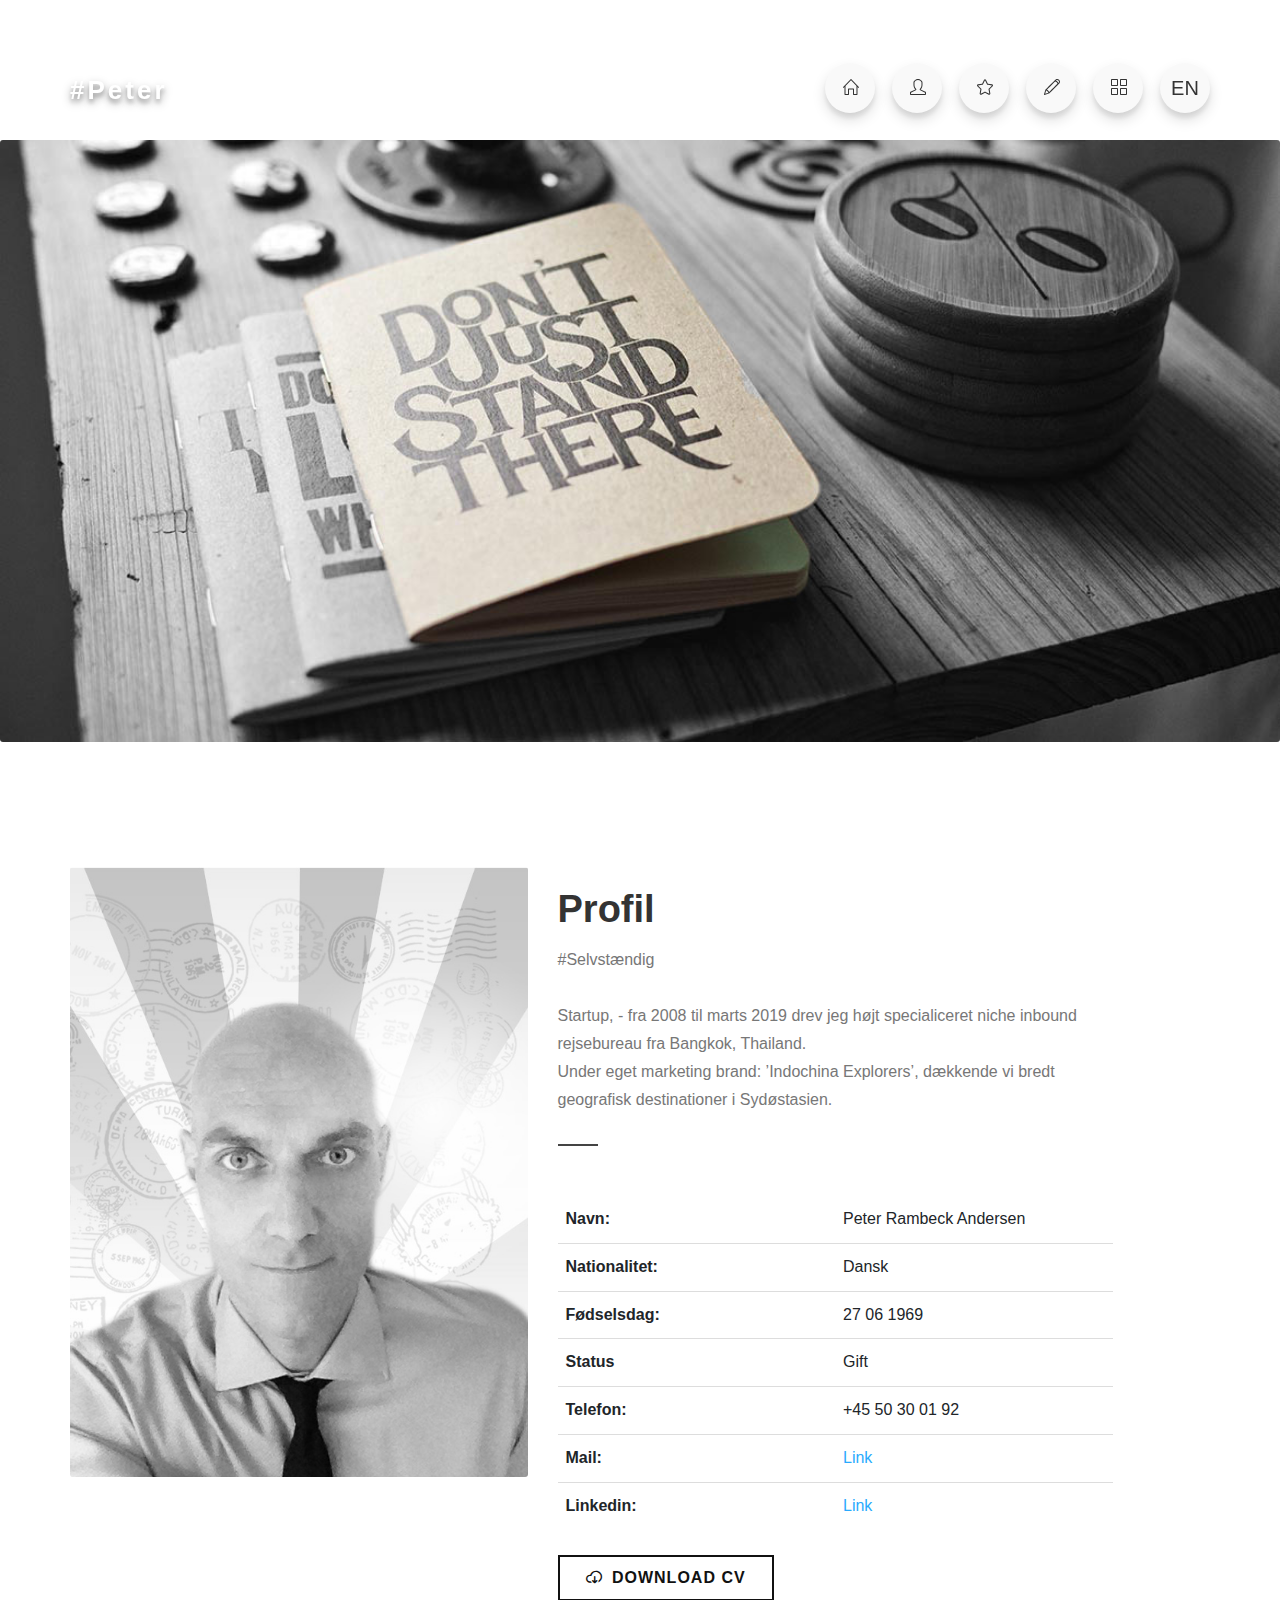
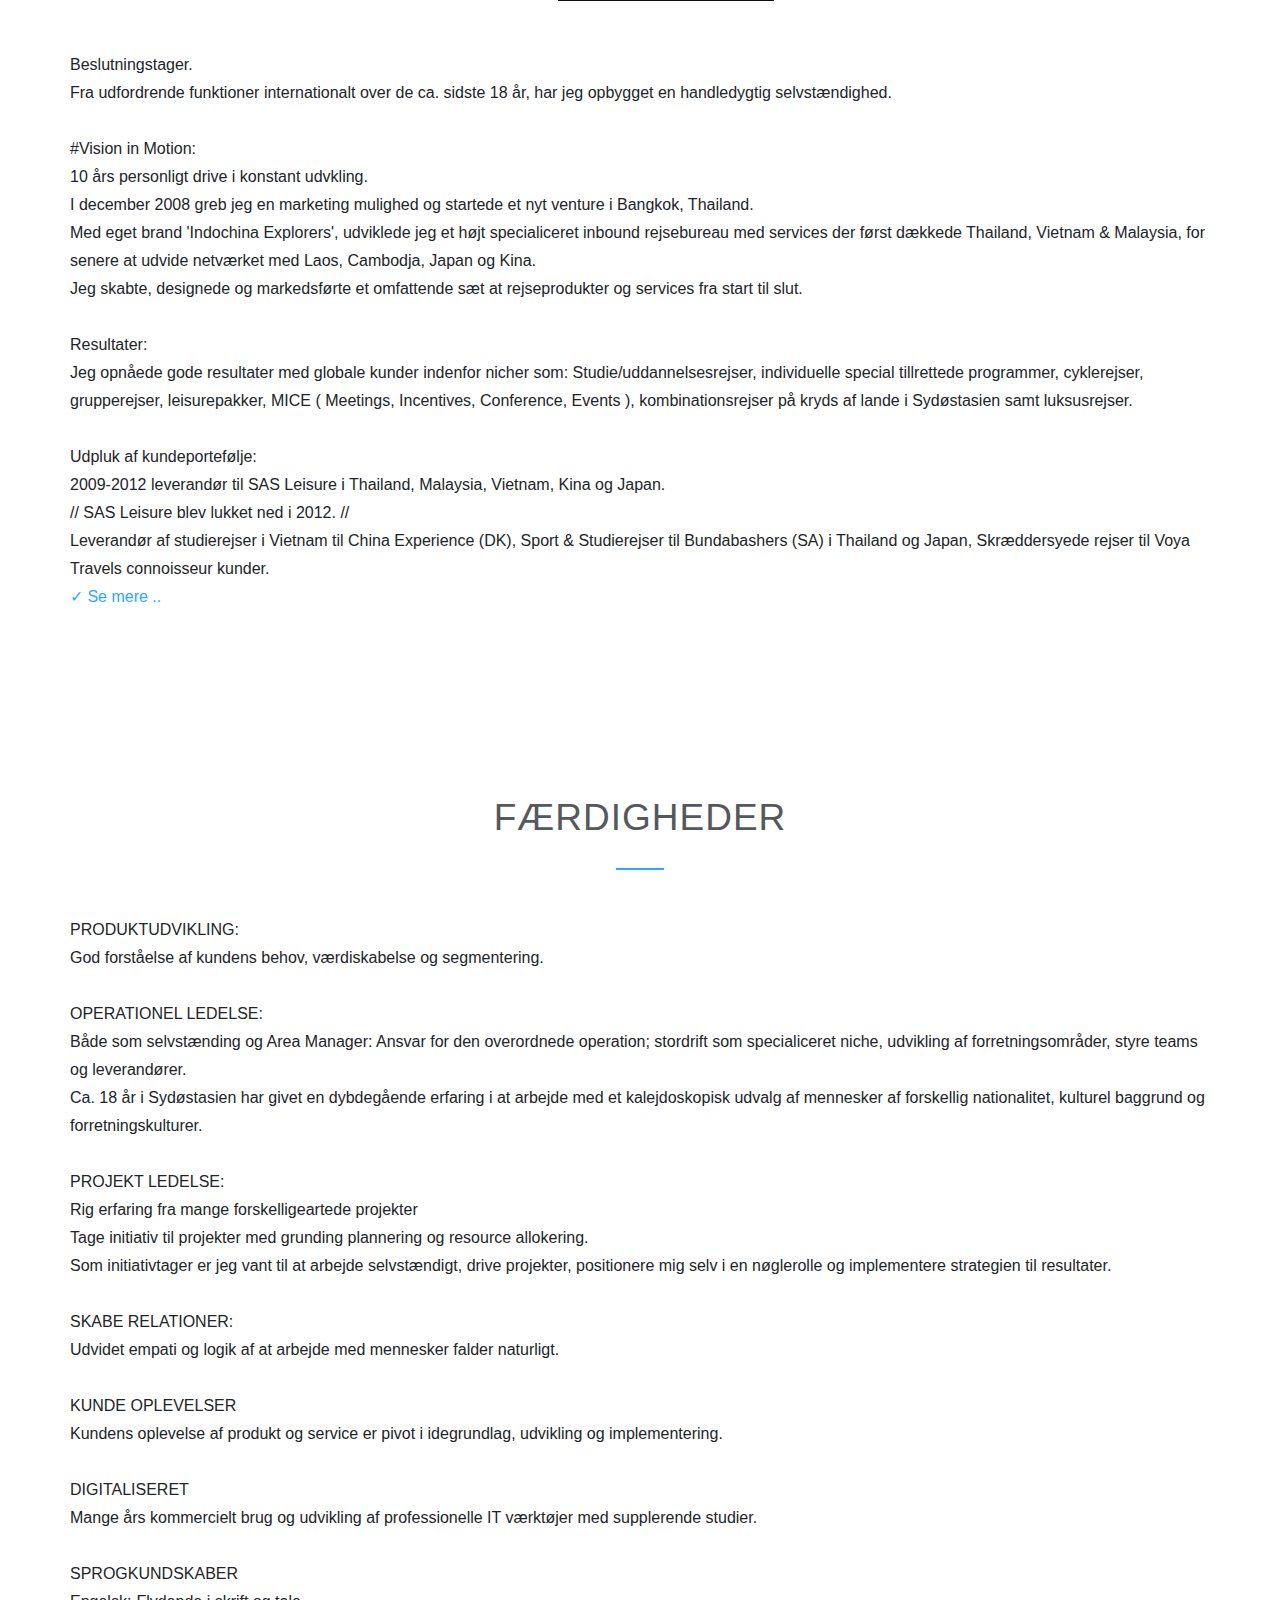
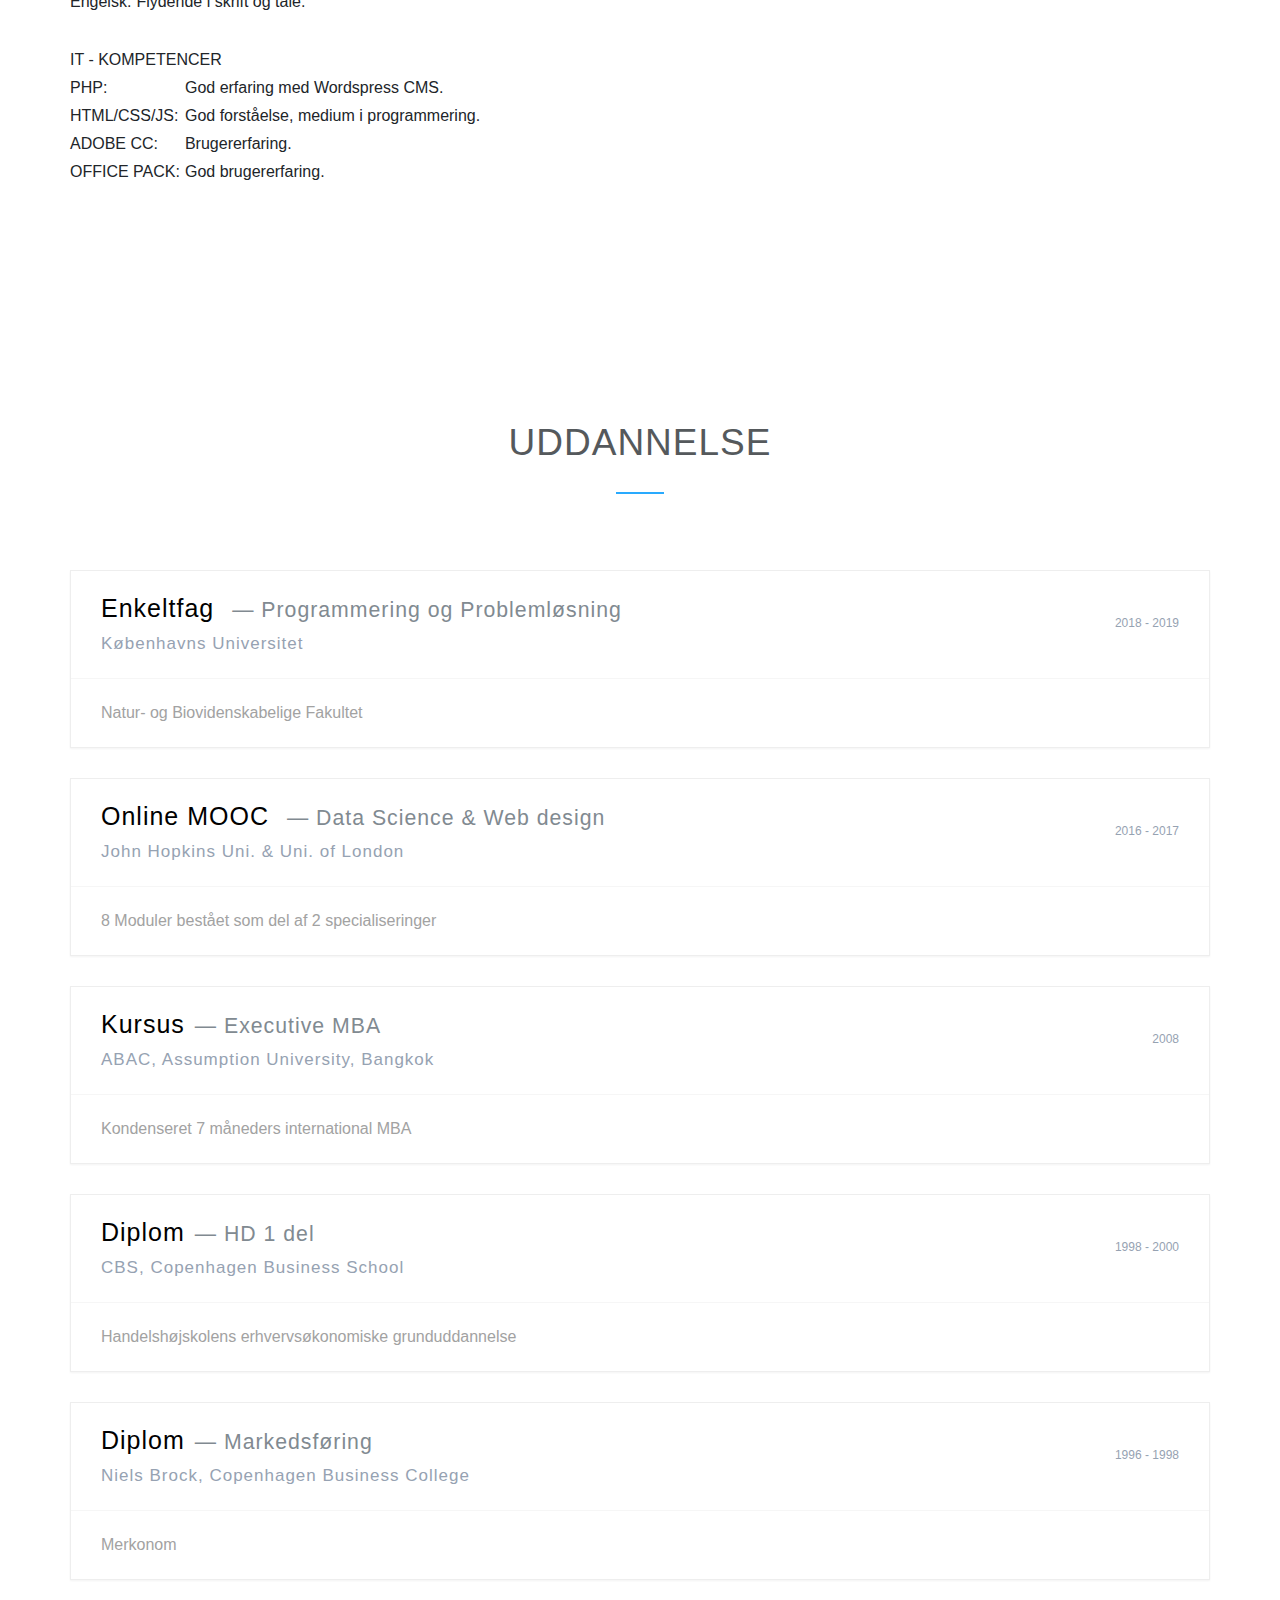
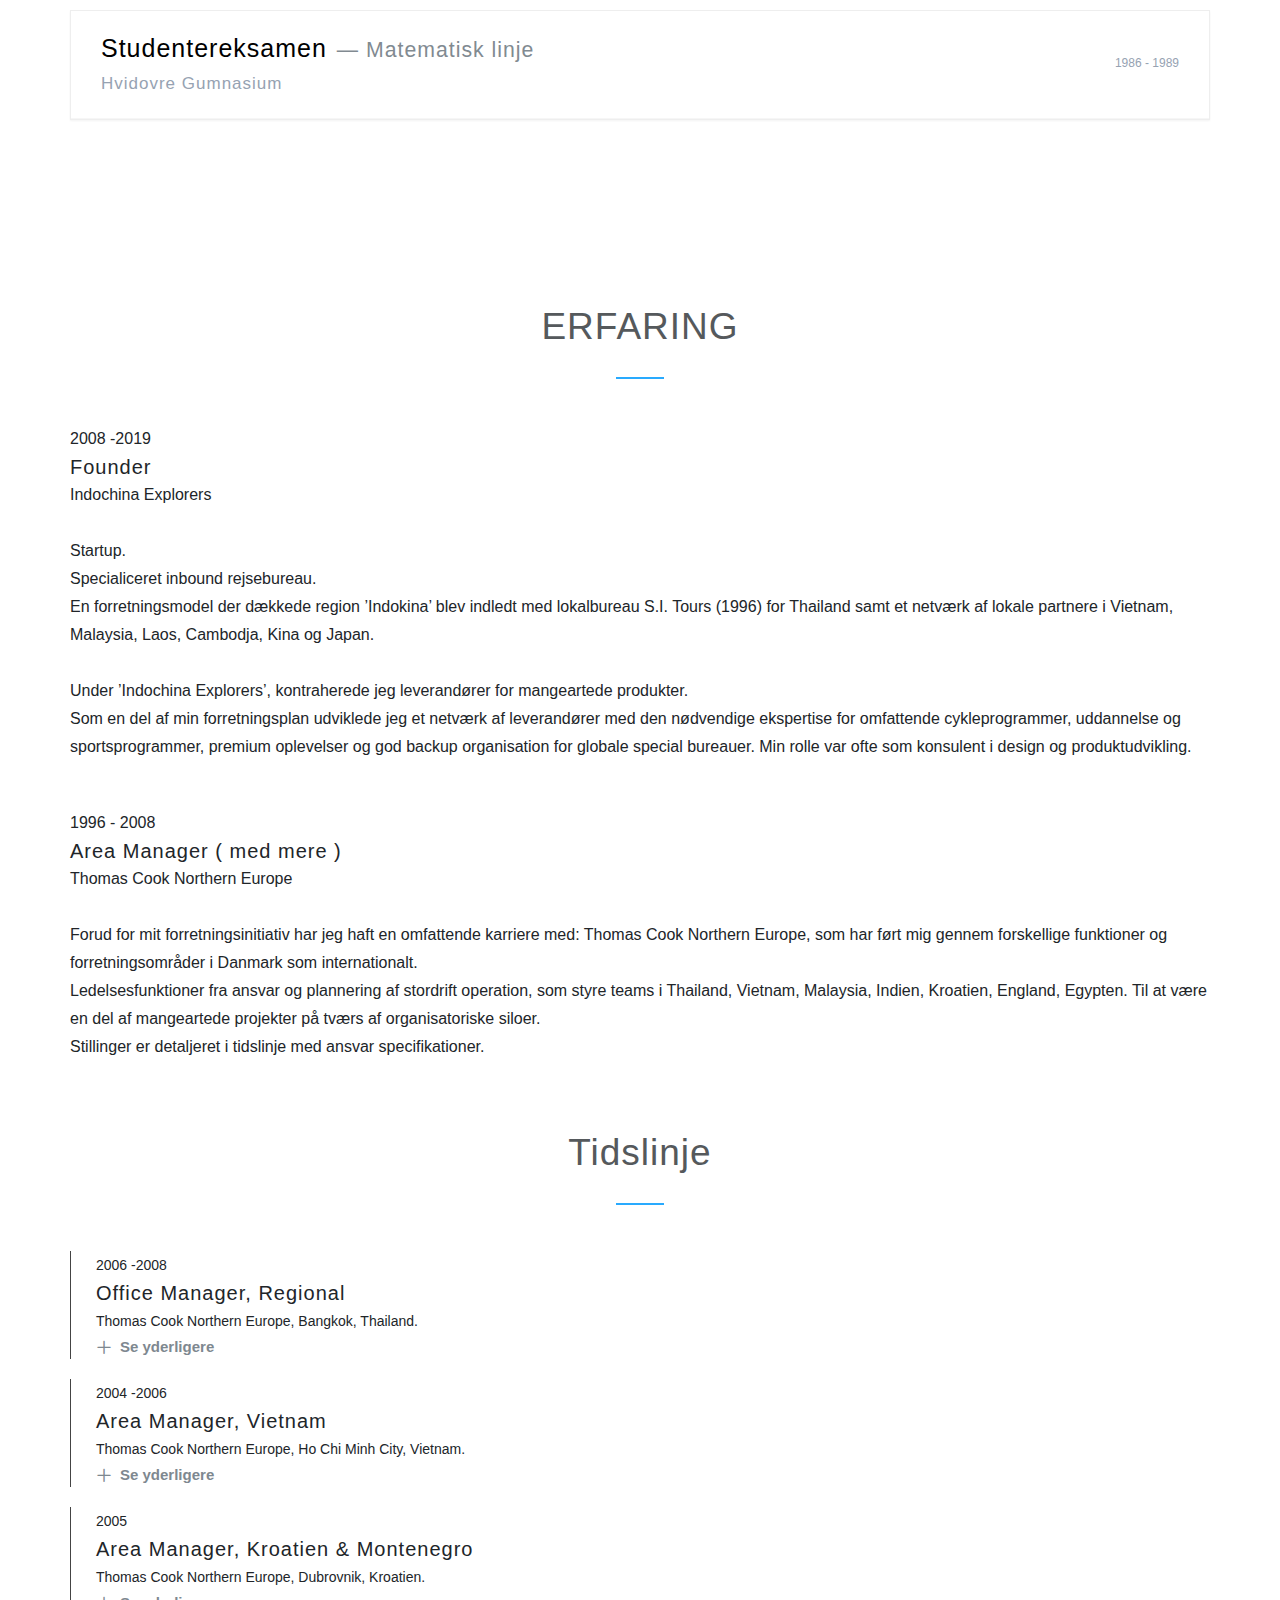
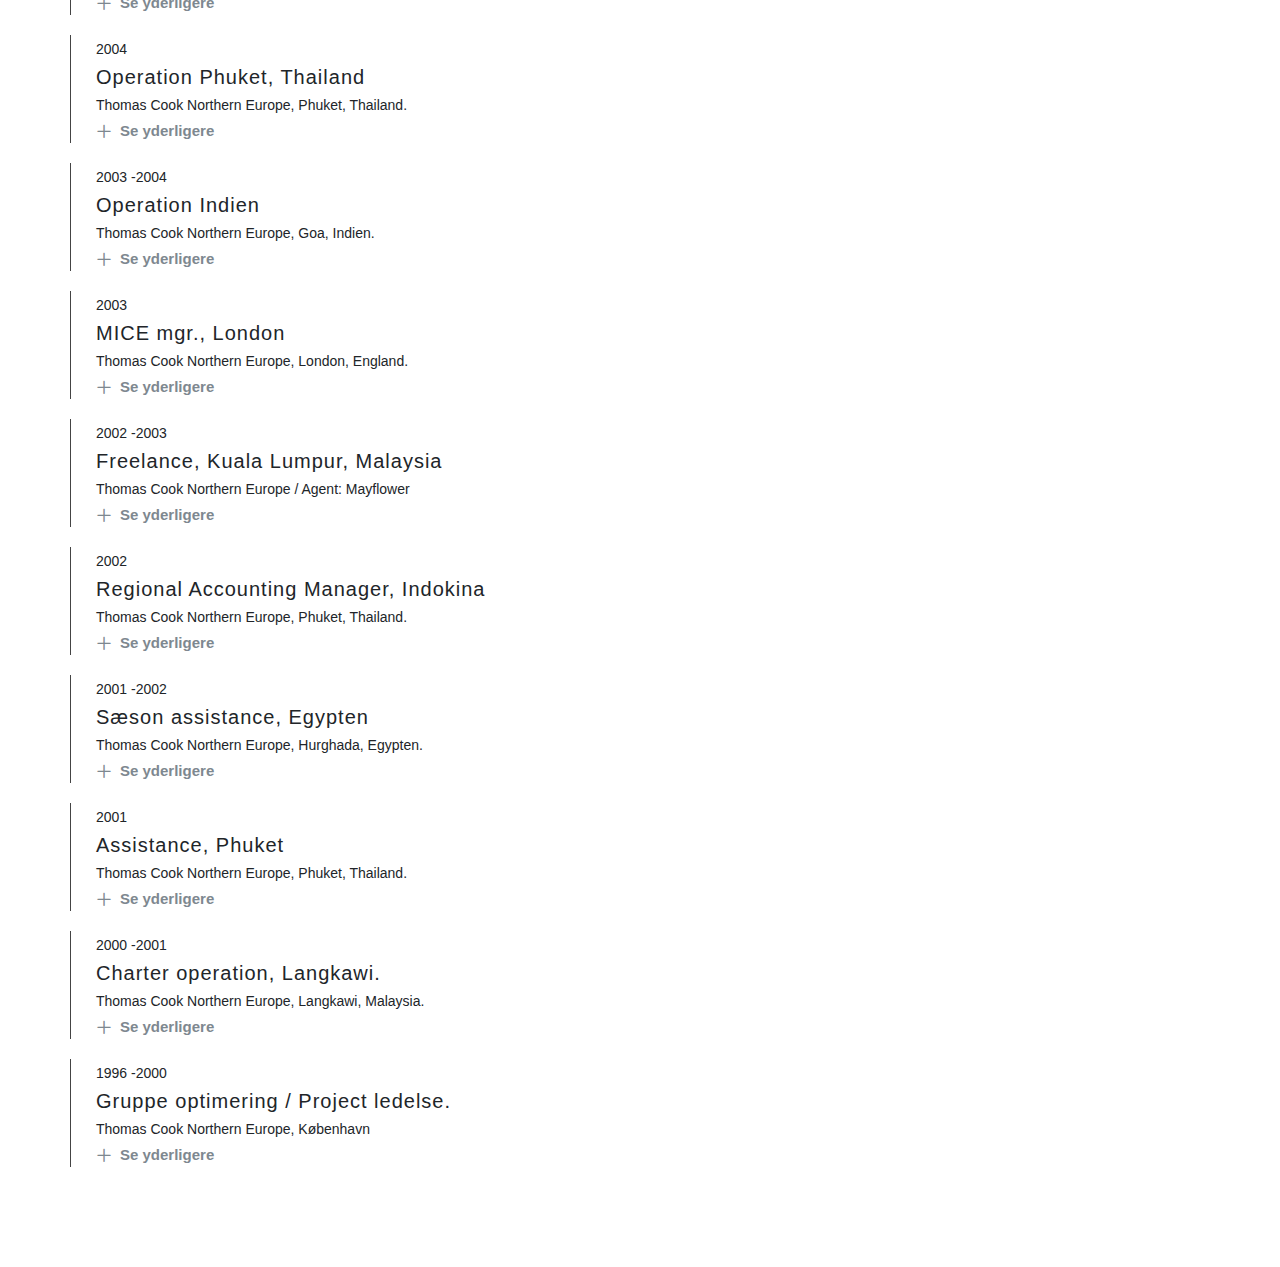
<file: index.html>
<!DOCTYPE html>
<html dir="ltr" lang="da_DK">
<head>

    <meta http-equiv="content-type" content="text/html; charset=utf-8" />
    <meta name="viewport" content="width=device-width, initial-scale=1" />

     <!-- Document Title
	============================================= -->
    <title>CV | Peter Rambeck Andersen</title>
    
    <meta property="description" content="Vision in motion CV Peter Rambeck Andersen">
    <meta name="description" content="Vision in motion CV Peter Rambeck Andersen">
    <meta name="Peter Rambeck Andersen" content="CV" />

    


	<!-- Stylesheets
	============================================= -->
	<link href="http://fonts.googleapis.com/css?family=Source+Sans+Pro:300,400,400italic,600,700,900|Playfair+Display:400,700" rel="stylesheet" type="text/css" />
	<link rel="stylesheet" href="css/bootstrap.css" type="text/css" />
	<link rel="stylesheet" href="style.css" type="text/css" />
    <link rel="stylesheet" href="css/dark.css" type="text/css" />
    <link rel="stylesheet" href="css/app.min.css" type="text/css" />

	<!-- Resume Specific Stylesheet -->
	<link rel="stylesheet" href="demos/resume/resume.css" type="text/css" />
	<link rel="stylesheet" href="demos/resume/css/fonts.css" type="text/css" />
	<!-- / -->

	<link rel="stylesheet" href="css/font-icons.css" type="text/css" />
	<link rel="stylesheet" href="css/animate.css" type="text/css" />	
	<!-- <link rel="stylesheet" href="css/magnific-popup.css" type="text/css" /> -->

	<link rel="stylesheet" href="css/responsive.css" type="text/css" />
    <link rel="stylesheet" href="css/custom.css" type="text/css" />
	

	

	

</head>


<body class="stretched sticky-responsive-menu">

    <!-- Document Wrapper
	============================================= -->
	<div id="wrapper" class="clearfix">

		<!-- Header
		============================================= -->
		<header id="header" class="transparent-header sticky-transparent static-sticky">
			<div id="header-wrap">
				<div class="container clearfix">
					<div id="primary-menu-trigger"><i class="icon-reorder"></i></div>

					<!-- Logo
					============================================= -->
					<div id="logo">
						<a href="#" class="standard-logo font-secondary ls3" style="line-height: 90px;">#Peter</a>
						<a href="#" class="retina-logo font-secondary ls3" style="line-height: 90px;">Peter</a>
                    </div>
                    <!-- #logo end -->

					<!-- Primary Navigation
					============================================= -->
					<nav id="primary-menu">

						<ul class="one-page-menu" data-easing="easeInOutExpo" data-speed="1250" data-offset="0">
                            <li class="current"><a href="#" data-href="#wrapper"><i class="icon-line2-home"></i><div>Home</div></a></li>
                            <li><a href="#" data-href="#section-about"><i class="icon-line2-user"></i><div>Profil</div></a></li>
                            <li><a href="#" data-href="#section-skills"><i class="icon-line2-star"></i><div>Færdigheder</div></a></li>
                            <li><a href="#" data-href="#section-uddannelse"><i class="icon-line2-pencil"></i><div>Uddannelse</div></a></li>
                            <li><a href="#" data-href="#section-erfaring"><i class="icon-line2-grid"></i><div>Erfaring</div></a></li>	
                            <li><a href="https://peterrambeckandersen.com/en/" target=" "><p style="font-weight: 200;">EN</p><div>English</div></a></li>						
							<!-- <li><a href="#" data-href="#footer"><i class="icon-line2-envelope"></i><div>Contact</div></a></li> -->
						</ul>

					</nav><!-- #primary-menu end -->
				</div>
			</div>
        </header>
        <!-- #header end -->

        <!-- Content
		============================================= -->
		<!-- <section id="content" class="nobg">
            <div class="content-wrap nobottompadding nobg"> -->

                <!-- <div id="section" class="page-section nomargin clearfix">
					<div class="container clearfix">
						<div class="row clearfix">
                            <div class="col-lg-12 col-md-12 col-sm-12 clearfix">

                                    <div class="section parallax nomargin" style="background-image: url('images/test.jpg'); padding: 200px 0;" data-bottom-top="background-position:0px 0px;" data-top-bottom="background-position:0px -0px;">
                                    </div>

                                    <div class="entry nobottomborder nobottompadding clearfix">
                                            <div class="entry-box-shadow">
                                                <div class="entry-image nobottommargin">
                                                    <img src="images/test.jpg" alt="King of the jungle"></a>
                                                </div>
                                                <div class="entry-meta-wrapper">
                                                    <div class="entry-meta nomargin clearfix">
                                                        <a href="#" class="text-muted"></a>
                                                    </div>
                                                </div>
                                            </div>
                                    </div>							
                            </div>
                        </div>
                    </div>
                </div>
               -->

        <div id="section" class="page-section nomargin clearfix">
            <div class="row clearfix">
                <div class="col-md-12 clearfix">
                    <div class="entry-image nobottommargin">
                        <img src="images/dontJustStandThere.jpg" alt="Profil billede"></a>
                    </div>
                </div>
            </div>
        </div>

        <!-- About me -->
        <div id="section-about" class="page-section nomargin clearfix">
            <div class="container clearfix">
                <div class="row clearfix">

                    <div class="col-lg-5 col-md-5 col-sm-5 clearfix">
                        <div class="entry nobottomborder nobottompadding clearfix">
                            <!-- <div class="entry-box-shadow"> -->
                            <div class="entry-image nobottommargin">
                                <img src="images/portraitPeterRambeckAndersen.jpg" alt="Profil billede"></a>
                            </div>
                                <!-- <div class="entry-meta-wrapper">
                                    <div class="entry-meta nomargin clearfix">
                                        <a href="#" class="text-muted"></a>
                                    </div>
                                </div> -->
                        </div>
                    </div>						

                    <div class="col-lg-6 col-md-6 col-sm-6 clearfix">
                    <div class="feed-shared-article__section">
                        <div class="heading-block">
                            <h2 class="font-secondary">Profil</h2>
                            <span>#Selvstændig<br><br>
                            Startup, - fra 2008 til marts 2019 drev jeg højt specialiceret niche inbound rejsebureau fra Bangkok, Thailand. <br>Under eget marketing brand: ’Indochina Explorers’, dækkende vi bredt geografisk destinationer i Sydøstasien.
                            </span>
                        </div>
                    </div>
                            
                        <table class="table">
                            <tbody>  
                                <tr>
                                    <td class="notopborder"><strong>Navn:</strong></td>
                                    <td class="notopborder">Peter Rambeck Andersen</td>
                                </tr>
                                
                                <tr>
                                    <td><strong>Nationalitet:</strong></td>
                                    <td>Dansk</td>
                                </tr>
                                
                                <tr>
                                    <td><strong>Fødselsdag:</strong></td>
                                    <td>27 06 1969</td>
                                </tr>
                                    
                                <tr>
                                    <td><strong>Status</strong></td>
                                    <td>Gift</td>
                                </tr>
                                    
                                <tr>
                                    <td><strong>Telefon:</strong></td>
                                    <td>+45 50 30 01 92</td>
                                </tr>
                                
                                <tr>
                                    <td><strong>Mail:</strong></td>
                                    <td><a href="mailto:peter.rambeck@me.com">Link</a> </td>
                                    </tr>
                                    
                                <!-- <tr>
                                    <td><strong>Website:</strong></td>
                                    <td>indochinaexplorers.com</td>
                                </tr> -->
                                    
                                <tr>
                                    <td><strong>Linkedin:</strong></td>
                                    <td> <a href="https://www.linkedin.com/in/peter-rambeck-andersen/" target="_blank">Link</a></td>
                                </tr>                                
                            </tbody>
                        </table>                      
                        <a href="images/cvOLPeterRambeckAndersen.pdf" class="button button-large button-border button-black button-dark noleftmargin" download><i class="icon-line-cloud-download"></i> Download CV</a> 
                    </div>
                </div>
            </div>
                
            <div class="container clearfix">
                <div class="row clearfix">
                    <div class="col-md-12 clearfix">
                        <span>
                            <!-- #Entreprenørskab<br><br> -->
                            Beslutningstager.<br>
                            Fra udfordrende funktioner internationalt over de ca. sidste 18 år, har jeg opbygget en handledygtig selvstændighed.<br><br>
                            #Vision in Motion:<br>
                            10 års personligt drive i konstant udvkling.<br>
                            I december 2008 greb jeg en marketing mulighed og startede et nyt venture i Bangkok, Thailand.<br>
                            Med eget brand 'Indochina Explorers', udviklede jeg et højt specialiceret inbound rejsebureau med services der først dækkede Thailand, Vietnam & Malaysia, for senere at udvide netværket med Laos, Cambodja, Japan og Kina.<br>
                            Jeg skabte, designede og markedsførte et omfattende sæt at rejseprodukter og services fra start til slut.<br><br>
                            Resultater:<br>
                            Jeg opnåede gode resultater med globale kunder indenfor nicher som: Studie/uddannelsesrejser, individuelle special tillrettede programmer, cyklerejser, grupperejser, leisurepakker, MICE ( Meetings, Incentives, Conference, Events ), kombinationsrejser på kryds af lande i Sydøstasien samt luksusrejser.<br><br>  
                            Udpluk af kundeportefølje:<br> 
                            2009-2012 leverandør til SAS Leisure i Thailand, Malaysia, Vietnam, Kina og Japan.<br>
                            // SAS Leisure blev lukket ned i 2012. //<br>
                            Leverandør af studierejser i Vietnam til China Experience (DK), Sport & Studierejser til Bundabashers (SA) i Thailand og Japan, Skræddersyede rejser til Voya Travels connoisseur kunder. <br>
                            <a href="http://www.indochinaexplorers.com/about-us/our-story/#credibility" target="_blank">✓ Se mere ..</a>
                                
                        <!-- Under et ca. 18 års langt og spændende udlandsophold har jeg opbygget en fleksibilitet og selvstændighed med logisk metodik til at tage beslutninger og efterfølgende implementation.<br>
                        Jeg retunerede til Danmark juni 2018 pga. skolegang for min datter.<br><br>
                        Vision in Motion:<br>
                        I december 2008 greb jeg en marketing mulighed og startede et venture op i Bangkok, Thailand. En forretningsmodel og forretningsplan som dækkede: Thailand, Vietnam og Malaysia.<br>
                        Med partner i Vienam opnående vi god success med faste B2B kunder fra hele verdenen.<br>
                        Leverandør af studierejser i Vietnam til China Experience.<br>
                        Over en periode på 4 år - indtil afdelingen blev lukket, var vi eneste leisure leverandør til SAS Leisure i Thailand Malaysia, Vietnam, Kina & Japan -->
                        </span>
                    </div>
                </div>
            </div>	
        
        </div>
        <!-- End about me -->

        <!-- Skills -->
        <div id="section-skills" class="page-section nomargin skill-area clearfix" style="padding: 80px 0;">
            <div class="container clearfix">

                <header class="section-header">
                    <h2>FÆRDIGHEDER</h2>
                </header>

                <div class="row clearfix">                                   
                    <div class="col-lg-12 col-md-12">
                            
                        <!-- Indochina Explorers -->
                        <div class="row clearfix" style="margin-bottom: 20px;">                                   
                            <div class="col-lg-12 col-md-12">
                                <!-- #Arbejde-med-mennesker<br><br> -->
                                PRODUKTUDVIKLING:<br>
                                God forståelse af kundens behov, værdiskabelse og segmentering.<br><br>
                                OPERATIONEL LEDELSE: <br>
                                Både som selvstænding og Area Manager: Ansvar for den overordnede operation; stordrift som specialiceret niche, udvikling af forretningsområder, styre teams og leverandører.<br>
                                Ca. 18 år i Sydøstasien har givet en dybdegående erfaring i at arbejde med et kalejdoskopisk udvalg af mennesker af forskellig nationalitet, kulturel baggrund og forretningskulturer.<br><br>
                                PROJEKT LEDELSE: <br>
                                Rig erfaring fra mange forskelligeartede projekter<br>  
                                Tage initiativ til projekter med grunding plannering og resource allokering.<br>
                                Som initiativtager er jeg vant til at arbejde selvstændigt, drive projekter, positionere mig selv i en nøglerolle og implementere strategien til resultater.<br><br>           
                                SKABE RELATIONER: <br>
                                Udvidet empati og logik af at arbejde med mennesker falder naturligt.<br><br>
                                KUNDE OPLEVELSER <br>
                                Kundens oplevelse af produkt og service er pivot i idegrundlag, udvikling og implementering.<br><br>
                                DIGITALISERET <br>
                                Mange års kommercielt brug og udvikling af professionelle IT værktøjer med supplerende studier.<br><br>

                                <table>
                                    <tbody>
                                    <tr>
                                        <td colspan="2">SPROGKUNDSKABER<br></td>
                                       
                                    </tr>
                                    <tr>
                                        <td style="padding-right: 5px;">Engelsk:</td>
                                        <td> Flydende i skrift og tale.</td> 
                                    </tr>
                                    </tbody>
                                </table>
                                <table>
                                    <tbody>
                                        <tr>
                                            <td colspan="2">IT - KOMPETENCER <br></td>
                                            
                                        </tr>
                                        <tr>
                                            <td style="padding-right: 5px; vertical-align: top;">PHP:</td>
                                            <td>God erfaring med Wordspress CMS.</td> 
                                        </tr>
                                        <tr>
                                            <td style="padding-right: 5px; vertical-align: top;">HTML/CSS/JS: </td>
                                            <td>God forståelse, medium i programmering.</td> 
                                        </tr>
                                        <tr>
                                            <td style="padding-right: 5px;">ADOBE CC:</td>
                                            <td>Brugererfaring.</td> 
                                        </tr>
                                        <tr>
                                            <td style="padding-right: 5px; vertical-align: top;">OFFICE&nbspPACK:</td>
                                            <td>God brugererfaring.</td> 
                                        </tr>
                                    </tbody>
                                </table>

                            </div>
                        </div>
                    </div>
                </div>

            </div>
        </div>

        <!-- Education -->
        <div id="section-uddannelse" class="page-section nomargin clearfix">
            <div class="container clearfix">
                <header class="section-header">
                    <!-- <span>Latest degrees</span> -->
                    <h2>UDDANNELSE</h2>
                </header>
                <!-- KU -->
                <div class="row clearfix">
                    <div class="col-xs-12">
                        <div class="item-block">
                            <header>
                                <!-- <img src="assets/img/logo-mit.png" alt=""> -->
                                    <div class="hgroup">
                                        <h4>Enkeltfag <small>Programmering og Problemløsning</small></h4>
                                        <h5>Københavns Universitet</h5>
                                    </div>
                                    <h6 class="time">2018 - 2019</h6>
                            </header>
            
                        <div class="item-body">
                            <p>Natur- og Biovidenskabelige Fakultet</p>
                        </div>
                        </div>
                    </div>
                </div>
                <!-- Online -->
                <div class="row clearfix">
                        <div class="col-xs-12">
                            <div class="item-block">
                                <header>
                                    <!-- <img src="assets/img/logo-mit.png" alt=""> -->
                                        <div class="hgroup">
                                            <h4>Online MOOC <small>Data Science & Web design</small></h4>
                                            <h5>John Hopkins Uni. & Uni. of London</h5>
                                        </div>
                                        <h6 class="time">2016 - 2017</h6>
                                </header>
                
                            <div class="item-body">
                                <p>8 Moduler bestået som del af 2 specialiseringer</p>
                            </div>
                            </div>
                        </div>
                </div>
                    <!-- Abac -->
                    <div class="row clearfix">
                        <div class="col-xs-12">
                            <div class="item-block">
                                <header>
                                    <!-- <img src="assets/img/logo-mit.png" alt=""> -->
                                        <div class="hgroup">
                                            <h4>Kursus<small>Executive MBA</small></h4>
                                            <h5>ABAC, Assumption University, Bangkok</h5>
                                        </div>
                                        <h6 class="time">2008</h6>
                                </header>
                
                            <div class="item-body">
                                <p>Kondenseret 7 måneders international MBA</p>
                            </div>
                            </div>
                        </div>
                </div>
                <!-- HD -->
                <div class="row clearfix">
                        <div class="col-xs-12">
                            <div class="item-block">
                                <header>
                                    <!-- <img src="assets/img/logo-mit.png" alt=""> -->
                                        <div class="hgroup">
                                            <h4>Diplom<small>HD 1 del</small></h4>
                                            <h5>CBS, Copenhagen Business School</h5>
                                        </div>
                                        <h6 class="time">1998 - 2000</h6>
                                </header>
                
                            <div class="item-body">
                                <p>Handelshøjskolens erhvervsøkonomiske grunduddannelse</p>
                            </div>
                            </div>
                        </div>
                </div>
                <!-- Merkonom -->
                <div class="row clearfix">
                        <div class="col-xs-12">
                            <div class="item-block">
                                <header>
                                    <!-- <img src="assets/img/logo-mit.png" alt=""> -->
                                        <div class="hgroup">
                                            <h4>Diplom<small>Markedsføring</small></h4>
                                            <h5>Niels Brock, Copenhagen Business College</h5>
                                        </div>
                                        <h6 class="time">1996 - 1998</h6>
                                </header>
                
                            <div class="item-body">
                                <p>Merkonom</p>
                            </div>
                            </div>
                        </div>
                </div>
                <!-- Studentereksamen -->
                <div class="row clearfix">
                        <div class="col-xs-12">
                            <div class="item-block">
                                <header>
                                    <!-- <img src="assets/img/logo-mit.png" alt=""> -->
                                        <div class="hgroup">
                                            <h4>Studentereksamen<small>Matematisk linje</small></h4>
                                            <h5>Hvidovre Gumnasium</h5>
                                        </div>
                                        <h6 class="time">1986 - 1989</h6>
                                </header>
                
                            <!-- <div class="item-body">
                                <p>Handelshøjskolens Erhvervsøkonomisk grunduddannelse</p>
                            </div> -->
                            </div>
                        </div>
                </div>
            </div>
        </div>
        <!-- END Education -->

        <!-- Erfaring -->       
        <div id="section-erfaring" class="page-section nomargin skill-area clearfix" style="padding: 80px 0;">
            <div class="container clearfix">
                <header class="section-header">
                    
                    <h2>ERFARING</h2>
                </header>

                <div class="row clearfix">                                   
                    <div class="col-lg-12 col-md-12">
                            
                        <!-- Indochina Explorers -->
                        <div class="row clearfix" style="margin-bottom: 20px;">                                   
                            <div class="col-lg-12 col-md-12">
                            
                                2008 -2019<br>
                                <h5>Founder</h5></n>
                                Indochina Explorers<br><br>
                                Startup.<br>
                                Specialiceret inbound rejsebureau.<br>
                                En forretningsmodel der dækkede region ’Indokina’ blev indledt med lokalbureau S.I. Tours (1996) for Thailand samt et netværk af lokale partnere i Vietnam, Malaysia, Laos, Cambodja, Kina og Japan.<br><br>
                                
                                Under ’Indochina Explorers’, kontraherede jeg leverandører for mangeartede produkter.<br>
                                Som en del af min forretningsplan udviklede jeg et netværk af leverandører med den nødvendige ekspertise for omfattende cykleprogrammer, uddannelse og sportsprogrammer, premium oplevelser og god backup organisation for globale special bureauer.
                                Min rolle var ofte som konsulent i design og produktudvikling.
                                
                                <!-- Under Indochina Explorers, kontraherede jeg leverandører, produktudviklede og markedsførte specialicerede rejseprodukter og MICE services til rejsebureauer og virksomheder globalt.<br>
                                I tæt samarbejde med internationale special bureauer blev min rolle ofte som konsulent i design og produktudvikling.<br>
                                Som en del af forretningmodellen udviklede jeg et leverandør netværk i regionen som havde de nødvendige kvaliteter indenfor avancerede cykle programmer, studie & uddannelses programmer, premium oplevelser og god backup organisation.  -->

                            <!-- En forretningsmodel der dækkede Indokina blev indledt med lokalt bureau S.I. Tours (1996) for Thailand samt lokale partnere i Vietnam og Malaysia.<br>
                            Under eget brand: Indochina Explorers, kontraherede jeg leverandører, produktudviklede og markedsførte; Ferie og rundrejser, special uddannelse og konference produkter til rejsebureauer og virksomheder globalt.<br>
                            Som ekspert i regionen blev rollen ofte som konsulent i design og produktudvikling. -->

                            </div>
                        </div>
                                
                        <!-- Thomas Cook Northern Europe -->
                        <div class="row clearfix" style="margin-bottom: 20px;">                                   
                                <div class="col-lg-12 col-md-12">
                                    <br> 
                                1996 - 2008<br>
                                <h5>Area Manager ( med mere )</h5>
                                Thomas Cook Northern Europe<br><br>

                                Forud for mit forretningsinitiativ har jeg haft en omfattende karriere med: Thomas Cook Northern Europe, som har ført mig gennem forskellige funktioner og forretningsområder i Danmark som internationalt.<br>
                                Ledelsesfunktioner fra ansvar og plannering af stordrift operation, som styre teams i Thailand, Vietnam, Malaysia, Indien, Kroatien, England, Egypten.
                                Til at være en del af mangeartede projekter på tværs af organisatoriske siloer.<br>
                                <!-- Til projektansvarling for implementering af en omfattende tech-intelligens til styring og optimering af HR i salgsorganisationen.<br> -->
                        
                                Stillinger er detaljeret i tidslinje med ansvar specifikationer. 


                                <!-- Forskellige funktioner i perioden.( se tidslinje )<br>
                                Stordrift operation i Thailand, Vietnam, Malaysia, Indien, Kroatien, England, Egypten.<br>
                                Strategisk gruppeoptimering, København. -->
                                </div>
                        </div>
                                                                                        
                        <!-- Tidslinje -->          
                        <header class="section-header" style="padding-top: 30px;">
                            <h2>Tidslinje</h2>
                        </header>

                        <div class="row clearfix">                                   
                            <div class="col-lg-12 col-md-12">                        

                                <!-- Ass. Area Manager, BKK -->
                                <div class="skill-info">
                                    <span>   
                                    2006 -2008<br>
                                    <h5>Office Manager, Regional</h5>
                                    Thomas Cook Northern Europe, Bangkok, Thailand.
                                        <div class="toggle">
                                            <div class="togglet"><i class="toggle-closed icon-line-plus"></i><i class="toggle-open icon-line-minus"></i>Se yderligere
                                            </div>
                                            <div class="togglec"><span>
                                            Fra hovedkontoret i Bangkok<br>
                                            Ansvar:<br>
                                            Koordinerende kontrakter, charter og FIT operation, reservationer og optimering af HR, cash flow analyse og partnerforbindelser i et omfattende net af leverandører i Thailand, Vietnam og Cambodja.

                                            <!-- Koordinerende kontrakter, Charter og planlagt fly (FIT) operationer, reservationer og optimering af opgørelse, cash flow analyse og partnerforbindelser i et omfattende net af leverandører i Thailand, Vietnam og Cambodja.</span> -->
                                            </div>
                                        </div>
                                    </span>
                                </div>

                                <!-- AM VN -->
                                <div class="skill-info">
                                    <span>   
                                    2004 -2006<br>
                                    <h5>Area Manager, Vietnam</h5>
                                    Thomas Cook Northern Europe, Ho Chi Minh City, Vietnam.
                                        <div class="toggle">
                                            <div class="togglet"><i class="toggle-closed icon-line-plus"></i><i class="toggle-open icon-line-minus"></i>Se yderligere
                                            </div>
                                            <div class="togglec"><span>Ansvarlig for Vietnam med Skandinavisk og lokalt team, samarbejde med lokal agent.<br>
                                                Stordrft operation.<br>
                                                Orkestrere grupperejser og FIT fra Nord til Sydvietnam i et netværk af lokale agenter og hoteller.<br>
                                                Kontrahering med styring af kontraheret hotelkapacitet, leverandører, sub-agenter og cash-flow for Vietnam.<br>
                                                Ansvar:<br>
                                                Lokalt kontor set-up og daglig drift, skabe teams med koordinering af skandinavisk som lokalt personale. Kvalitetsstyring, HR mål, planlægning, produktion, budgetoptimering, research og produktudvikling.
                                                                                                
                                            <!-- Kontrahering med styring af hoteller og leverandører i hele Vietnam.<br>
                                            Orkestrere grupperejser fra nord til syd Vietnam i et netværk af lokale agenter og hoteller.<br>
                                            Ansvar:<br>
                                            Lokal kontor og daglig drift, skabe teams med koordinering af skandinavisk som lokalt personale. Kvalitetsstyring, HR mål, planlægning, produktion, budgetoptimering, research og produktudvikling. -->
                                            </div>
                                        </div>
                                    </span>
                                </div>
                                    
                                <!-- AM CR -->
                                <div class="skill-info">
                                    <span>   
                                    2005<br>
                                    <h5>Area Manager, Kroatien & Montenegro</h5>
                                    Thomas Cook Northern Europe, Dubrovnik, Kroatien.
                                        <div class="toggle">
                                            <div class="togglet"><i class="toggle-closed icon-line-plus"></i><i class="toggle-open icon-line-minus"></i>Se yderligere
                                            </div>
                                            <div class="togglec"><span>
                                                Udstationering i sommersæsonen mellem Vietnams højsæsoner.<br>
                                                5 måneders charter operation fra Skandinavien som dækkede Dubrovnik-området, øen Korcula og Montenegro.<br>
                                                Ansvar:<br>
                                                Daglig operation, leverandør og hotel kontrahering, koordinering og styring af Skandinavisk team og lokalt personale i et netværk af 3 forskellige agenter i 2 lande. <br>
                                                Research and produktudvikling, kvalitetsstyring, restrejse budgetoptimering, cash flow.
                                            
                                            <!-- Udstationering imellem Vietnams sæsoner,<br>
                                            Håndtering af 5 måneders charter operation fra Skandinavien, som dækkede Dubrovnik-området, øen Korcula og Montenegro.<br>
                                            Leverandør kontrahering, koordinering og styring af teams af skandinavisk og lokalt personale i et netværk af 3 forskellige agenter i 2 lande.<br>
                                            Produktudvikling. -->
                                            </div>
                                        </div>
                                    </span>
                                </div>
                                    
                                <!-- Ass. AM HKT -->
                                <div class="skill-info">
                                    <span>   
                                    2004<br>
                                    <h5>Operation Phuket, Thailand</h5>
                                    Thomas Cook Northern Europe, Phuket, Thailand.
                                        <div class="toggle">
                                            <div class="togglet"><i class="toggle-closed icon-line-plus"></i><i class="toggle-open icon-line-minus"></i>Se yderligere
                                            </div>
                                            <div class="togglec"><span>
                                                Substituerende Area Manager pga. en længere orlov.<br>
                                                Ansvar:<br>
                                                Daglig operation, koordinering og styring af lokalt personale og lokale partnere.<br>
                                                Research and produktudvikling, kvalitetsstyring, cash flow.
                                            </div>
                                        </div>
                                    </span>
                                </div>

                                <!-- Ass. AM GOA -->
                                <div class="skill-info">
                                    <span>   
                                    2003 -2004<br>
                                    <h5>Operation Indien</h5>
                                    Thomas Cook Northern Europe, Goa, Indien.
                                        <div class="toggle">
                                            <div class="togglet"><i class="toggle-closed icon-line-plus"></i><i class="toggle-open icon-line-minus"></i>Se yderligere
                                            </div>
                                            <div class="togglec"><span>
                                                Area Manager - Stedfortræder.<br>
                                                Ansvar: 
                                                Charter stordrift. <br>Daglig operation, styre Skandinavisk og lokale teams, cash flow, kvalitetsstyring og forretningsudvikling.<br>     
                                                Projekt: På grund af recession i branchen blev øget fleksibilitet af HR implementeret i koncernen.<br>

                                            <!-- Area Manager - Stedfortræder.<br>
                                            På grund af recession i branchen blev stor opgave fleksibilitet implementeret i koncernen.<br>
                                            Opgaver varierede fra at styre teams, cash flow, statistik og rapportering til HK & sæson planlægning, forretningsudvikling. -->
                                            </div>
                                        </div>
                                    </span>
                                </div>

                                <!-- MICE LON -->
                                <div class="skill-info">
                                    <span>   
                                    2003 <br>
                                    <h5>MICE mgr., London</h5>
                                    Thomas Cook Northern Europe, London, England.
                                        <div class="toggle">
                                            <div class="togglet"><i class="toggle-closed icon-line-plus"></i><i class="toggle-open icon-line-minus"></i>Se yderligere
                                            </div>
                                            <div class="togglec"><span>
                                                Ansvar:<br>
                                                Implementering og håndtering af MICE aktiviteter og rutiner i London af nyerhververede units bestående af tyske, østrigske og schweiziske rejsearrangører.

                                            <!-- Ansvar:<br>
                                            Implementering og håndtering af MICE aktiviteter til en ny underopdeling af MyTravel Northern Europe bestående af tyske, østrigske og schweiziske rejsearrangører. -->
                                            </div>
                                        </div>
                                    </span>
                                </div>

                                <!-- MY -->
                                <div class="skill-info">
                                    <span>   
                                    2002 -2003 <br>
                                    <h5>Freelance, Kuala Lumpur, Malaysia</h5>
                                    Thomas Cook Northern Europe / Agent: Mayflower
                                        <div class="toggle">
                                            <div class="togglet"><i class="toggle-closed icon-line-plus"></i><i class="toggle-open icon-line-minus"></i>Se yderligere
                                            </div>
                                            <div class="togglec"><span>
                                                Lokal projekt for Malaysisk agent Mayflower:
                                                På ad hoc basis repræsenterede jeg Thomas Cook Northern Europe, og andre, i Kuala Lumpur gennem deres agent Mayflower.
                                                
                                            <!-- På ad hoc basis repræsenterede jeg MyT ravel Northern
                                            Europe i Kuala Lumpur gennem deres agent
                                            Mayflower. -->
                                            </div>
                                        </div>
                                    </span>
                                </div>

                                <!-- HKT -->
                                <div class="skill-info">
                                    <span>   
                                    2002 <br>
                                    <h5>Regional Accounting Manager, Indokina</h5>
                                    Thomas Cook Northern Europe, Phuket, Thailand.
                                        <div class="toggle">
                                            <div class="togglet"><i class="toggle-closed icon-line-plus"></i><i class="toggle-open icon-line-minus"></i>Se yderligere
                                            </div>
                                            <div class="togglec"><span>
                                                Område: Malaysia, Indien, Maldiverne og den daglige drift i Phuket.<br>
                                                Projekt: Som del af en ny strategi at centralisere den overordnede ledelse i Asien, var jeg med til at etablere et team og et asiatisk center i Phuket for alle Thaomas Cooks aktiviteter i Asien, inkl. finansiering og budgetkontrol.<br>
                                                Mere vigtigt var re-engineering af forretningsprocesser, modeller og relationer til et net af agenter i Asien.
                                            </div>
                                        </div>
                                    </span>
                                </div>

                                <!-- Egypten -->
                                <div class="skill-info">
                                    <span>   
                                    2001 -2002 <br>
                                    <h5>Sæson assistance, Egypten</h5>
                                    Thomas Cook Northern Europe, Hurghada, Egypten.
                                        <div class="toggle">
                                            <div class="togglet"><i class="toggle-closed icon-line-plus"></i><i class="toggle-open icon-line-minus"></i>Se yderligere
                                            </div>
                                            <div class="togglec"><span>
                                                Operations assistance med set-up for højsæson stordrift<br>
                                                Stationeret fire måneder i Egypten som hjælp til implementering af ny strategi <br>
                                                Ansvar:<br>
                                                Min opgave var at afvikle udestående konti og koordinere cash-flow med den egyptiske samarbejdspartner, og derefter oprette et nyt sæt rutiner til stordrift operationen.<br>
                                                Dog efter d.11 sep. 2001 terror angreb i Amerika ændrede opgaven sig til at afvikle kontrakter downsize destination operationen, uden at konflikte med lokal agent og partnere.  
                                            </div>
                                        </div>
                                    </span>
                                </div>

                                <!-- HKT -->
                                <div class="skill-info">
                                    <span>   
                                    2001 <br>
                                    <h5>Assistance, Phuket</h5>
                                    Thomas Cook Northern Europe, Phuket, Thailand.
                                        <div class="toggle">
                                            <div class="togglet"><i class="toggle-closed icon-line-plus"></i><i class="toggle-open icon-line-minus"></i>Se yderligere
                                            </div>
                                            <div class="togglec"><span>
                                                Operations assistance,<br>
                                                Sammen med Area Manager oprettede vi rutiner for destinationen samt trænede personale
                                            </div>
                                        </div>
                                    </span>
                                </div>
                                    
                                <!-- LGK -->
                                <div class="skill-info">
                                    <span>   
                                    2000 -2001 <br>
                                    <h5>Charter operation, Langkawi.</h5>
                                    Thomas Cook Northern Europe, Langkawi, Malaysia.
                                        <div class="toggle">
                                            <div class="togglet"><i class="toggle-closed icon-line-plus"></i><i class="toggle-open icon-line-minus"></i>Se yderligere
                                            </div>
                                            <div class="togglec"><span>
                                                destinationen Langkawi, fra niche til stordrift.
                                                Ansvarlig for Thomas Cook's charter operation, hotelcapacitet og cash-flow i Malaysia og Singapore.
                                            </div>
                                        </div>
                                    </span>
                                </div>

                                <!-- CPH -->
                                <div class="skill-info">
                                    <span>   
                                    1996 -2000 <br>
                                    <h5>Gruppe optimering / Project ledelse.</h5>
                                    Thomas Cook Northern Europe, København
                                        <div class="toggle">
                                            <div class="togglet"><i class="toggle-closed icon-line-plus"></i><i class="toggle-open icon-line-minus"></i>Se yderligere
                                            </div>
                                            <div class="togglec"><span>
                                                Strategisk planlægning for Markedsenhederne i Skandinavien,<br>
                                                Styre et team for tidlig identificering af evt. salgsbudget afvigelse med tilhørende konsekvensberegning.<br>
                                                Flight-Hotel-Volume optimering og optimering af rabat-budgetter, ind og ud af kampagneaktiviteter.<br>
                                                Produktudvikling og marketing input til salg.<br>
                                                Projekt: Implementering af et avanceret rerouting-telefonsystem i Danmarks organisation baseret på en søgemekanisme til optimering af HR.
                                            </div>
                                        </div>
                                    </span>
                                </div>

                            </div>
                        </div>

                    </div>
                </div>
            </div>
        </div>
        <!-- END Erfaring --> 

    </div>         

    <!-- Go To Top
    ============================================= -->
    <div id="gotoTop" class="icon-angle-up"></div>

    <!-- External JavaScripts
    ============================================= -->
    <script src="js/jquery.js"></script>
    <script src="js/plugins.js"></script>

    <!-- Footer Scripts
    ============================================= -->
    <script src="js/functions.js"></script>

    <!-- <script>
        jQuery(window).scroll(function() {
            var pixs = jQuery(window).scrollTop(),
                opacity = pixs / 650,
                element = jQuery( '.blurred-img' ),
                elementHeight = element.outerHeight(),
                elementNextHeight = jQuery('.content-wrap').find('.page-section').first().outerHeight();
            if( ( elementHeight + elementNextHeight + 50 ) > pixs ) {
                element.addClass('blurred-image-visible');
                element.css({ 'opacity': opacity });
            } else {
                element.removeClass('blurred-image-visible');
            }
        });
    </script> -->

</body>
</html>
</file>
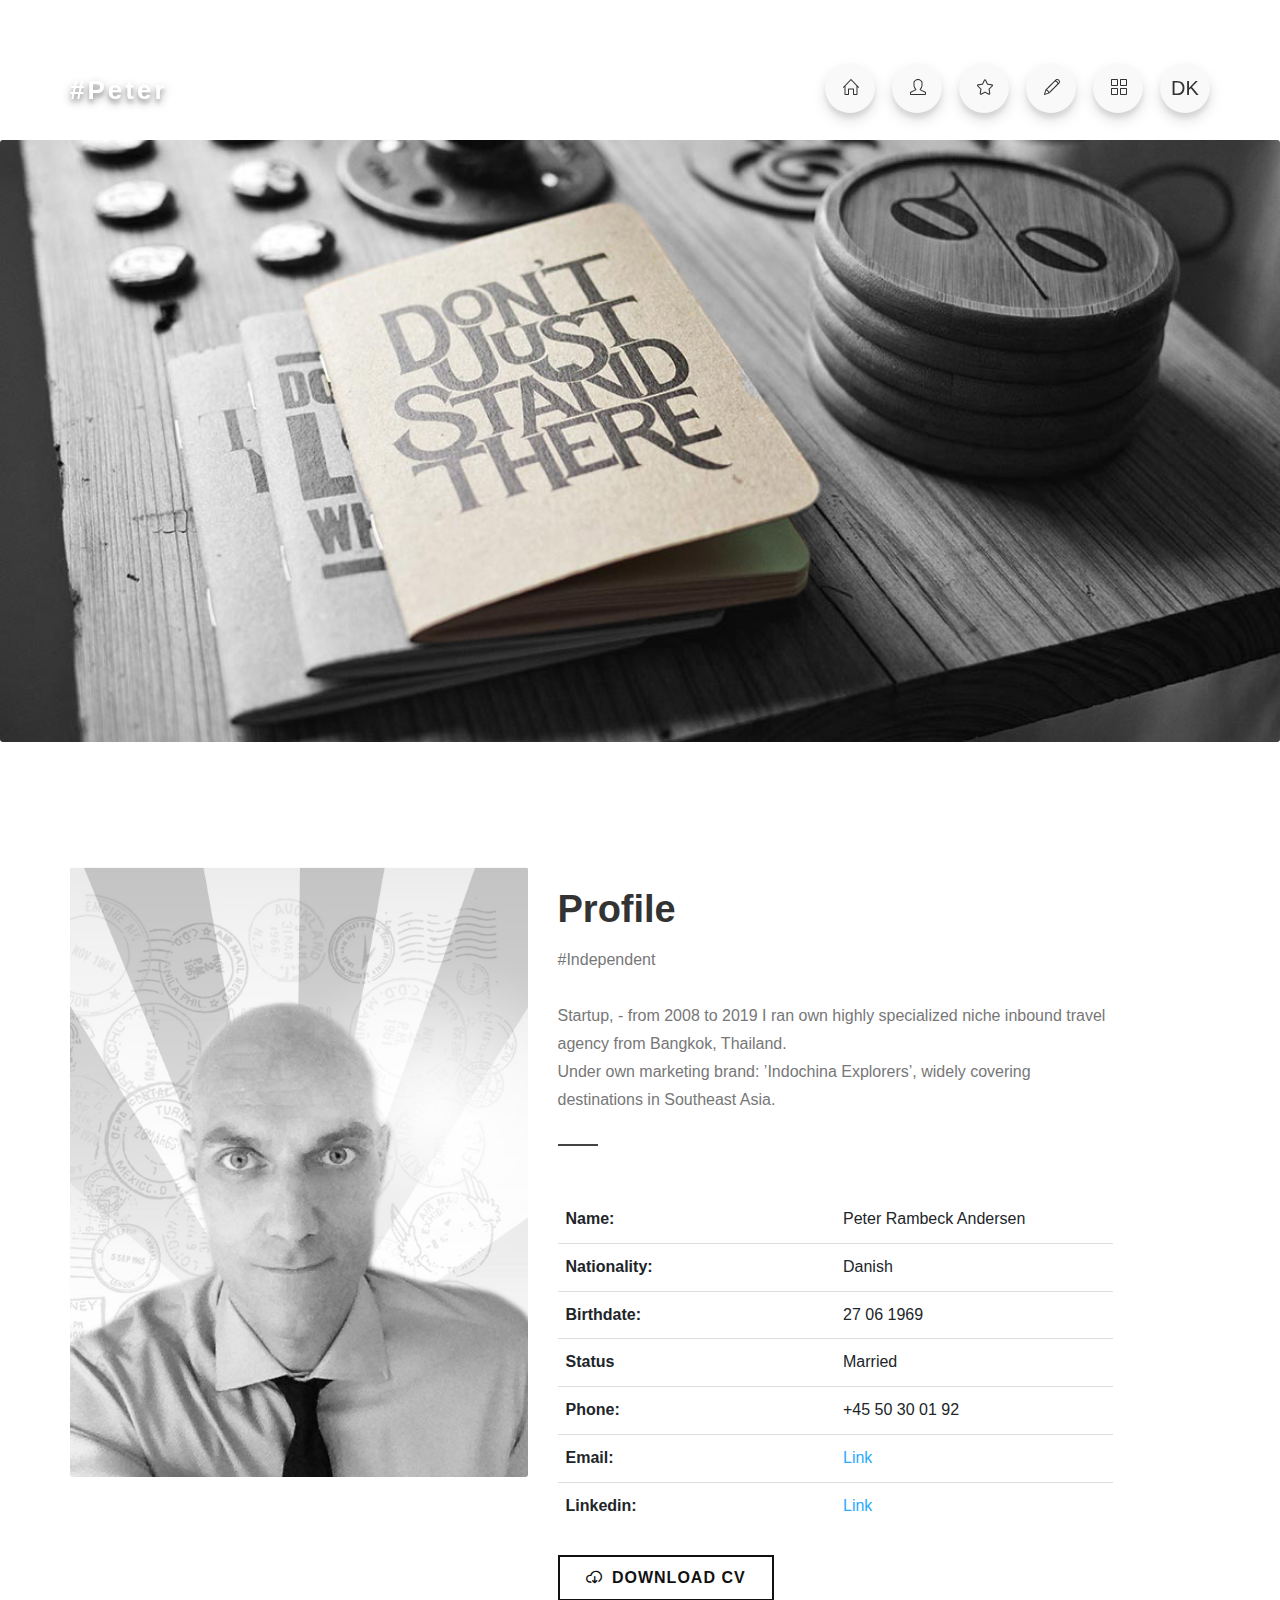
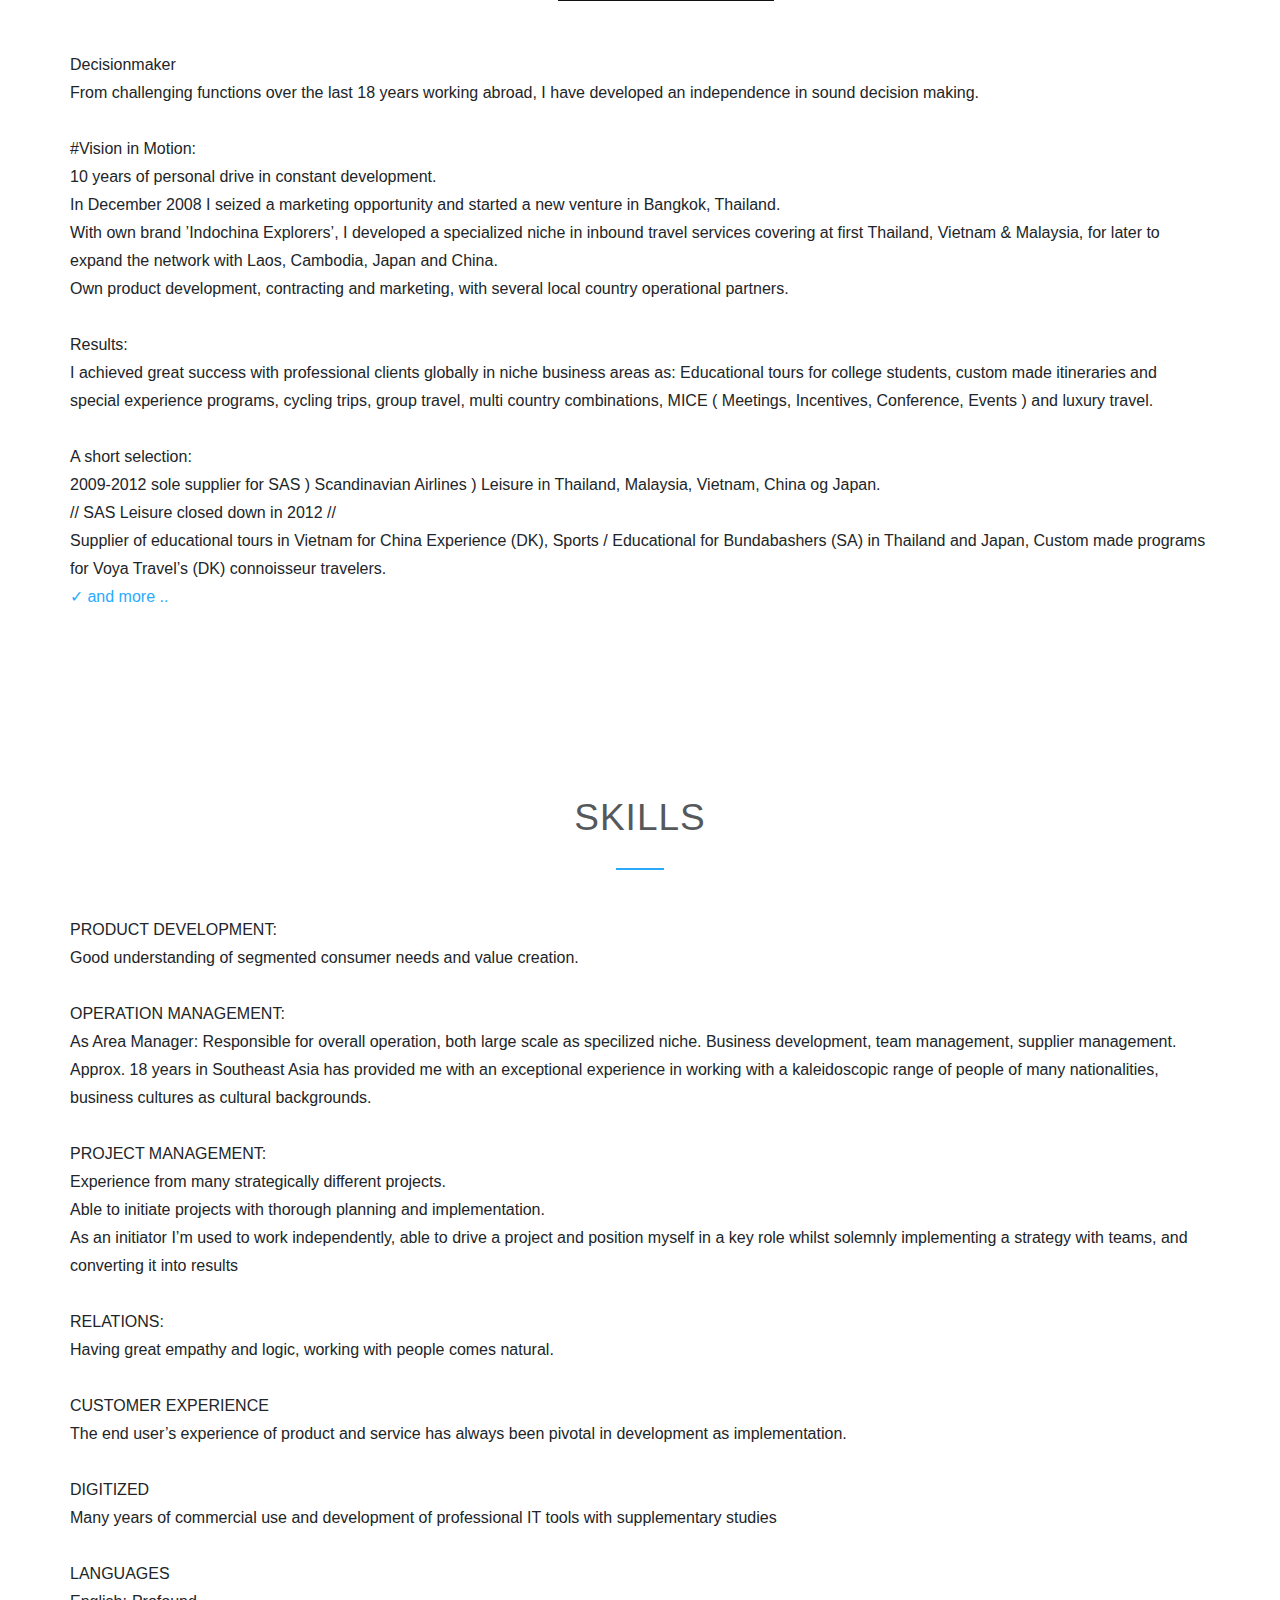
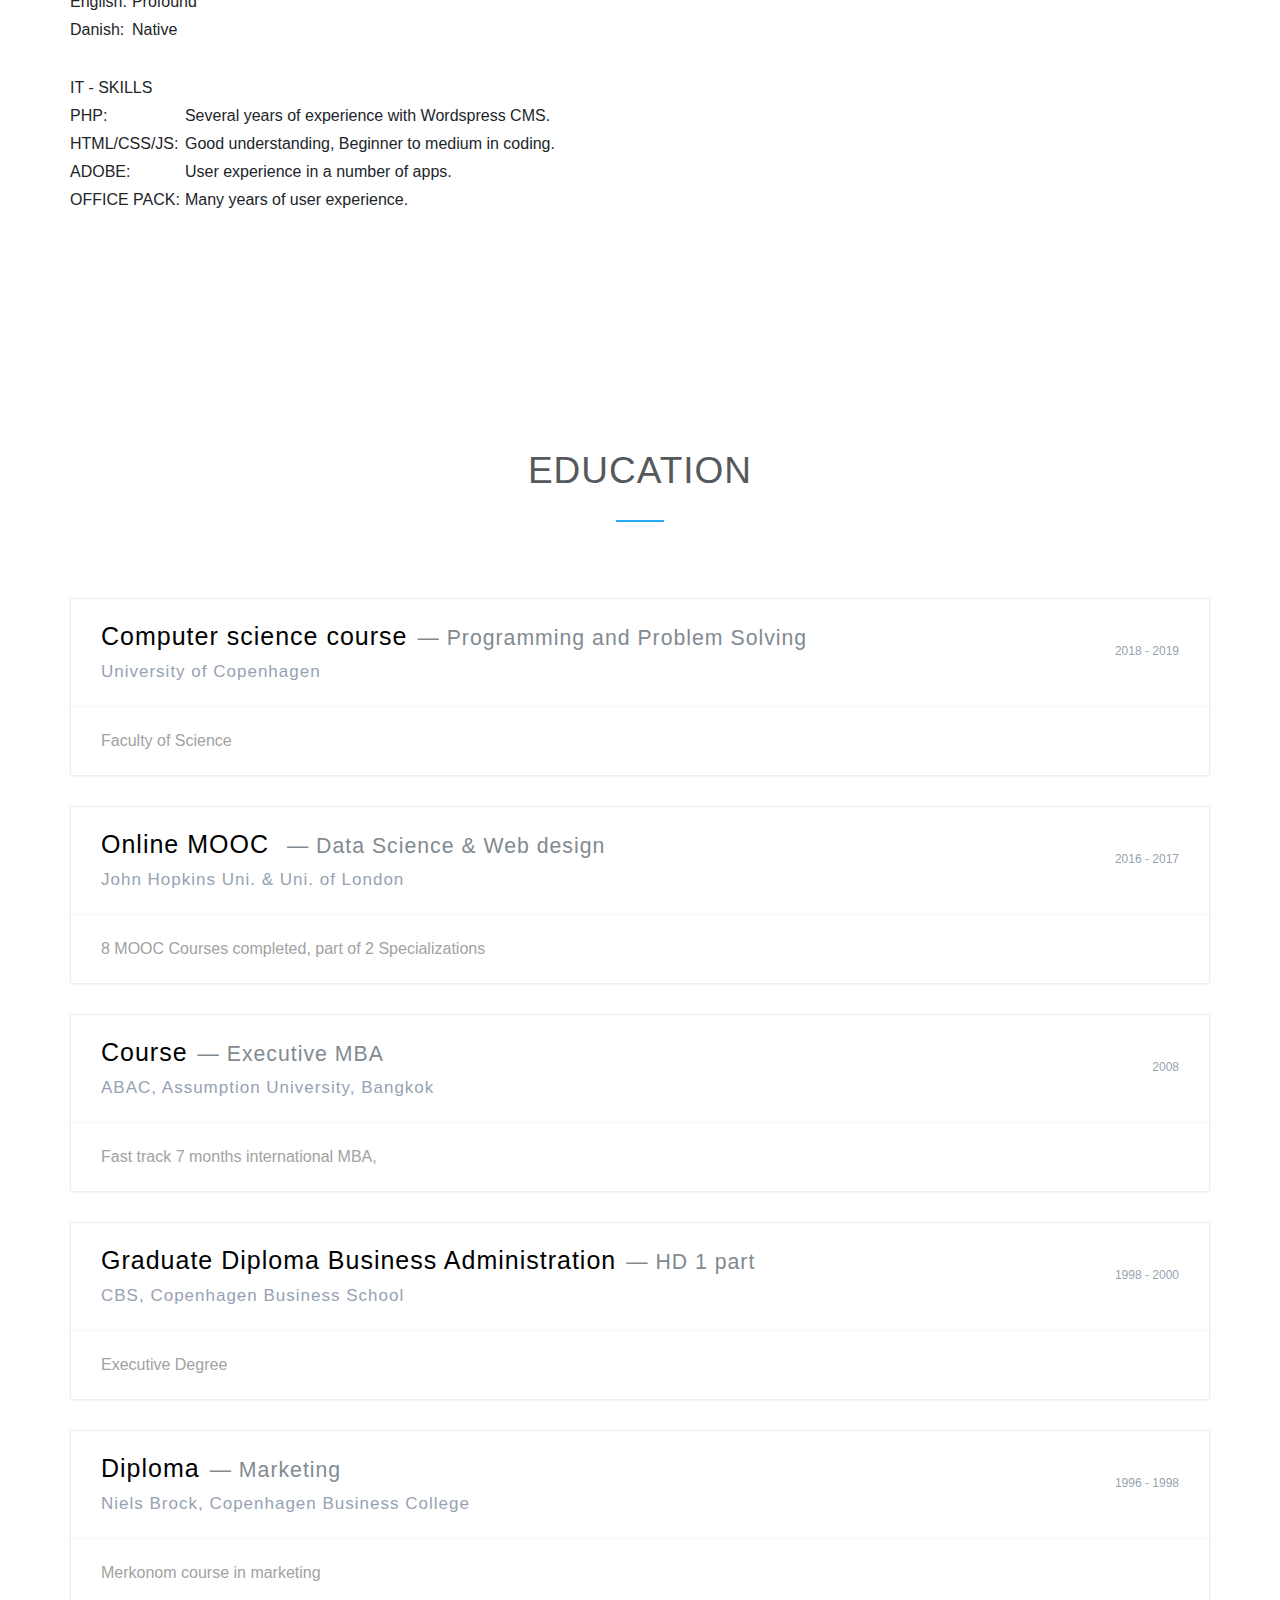
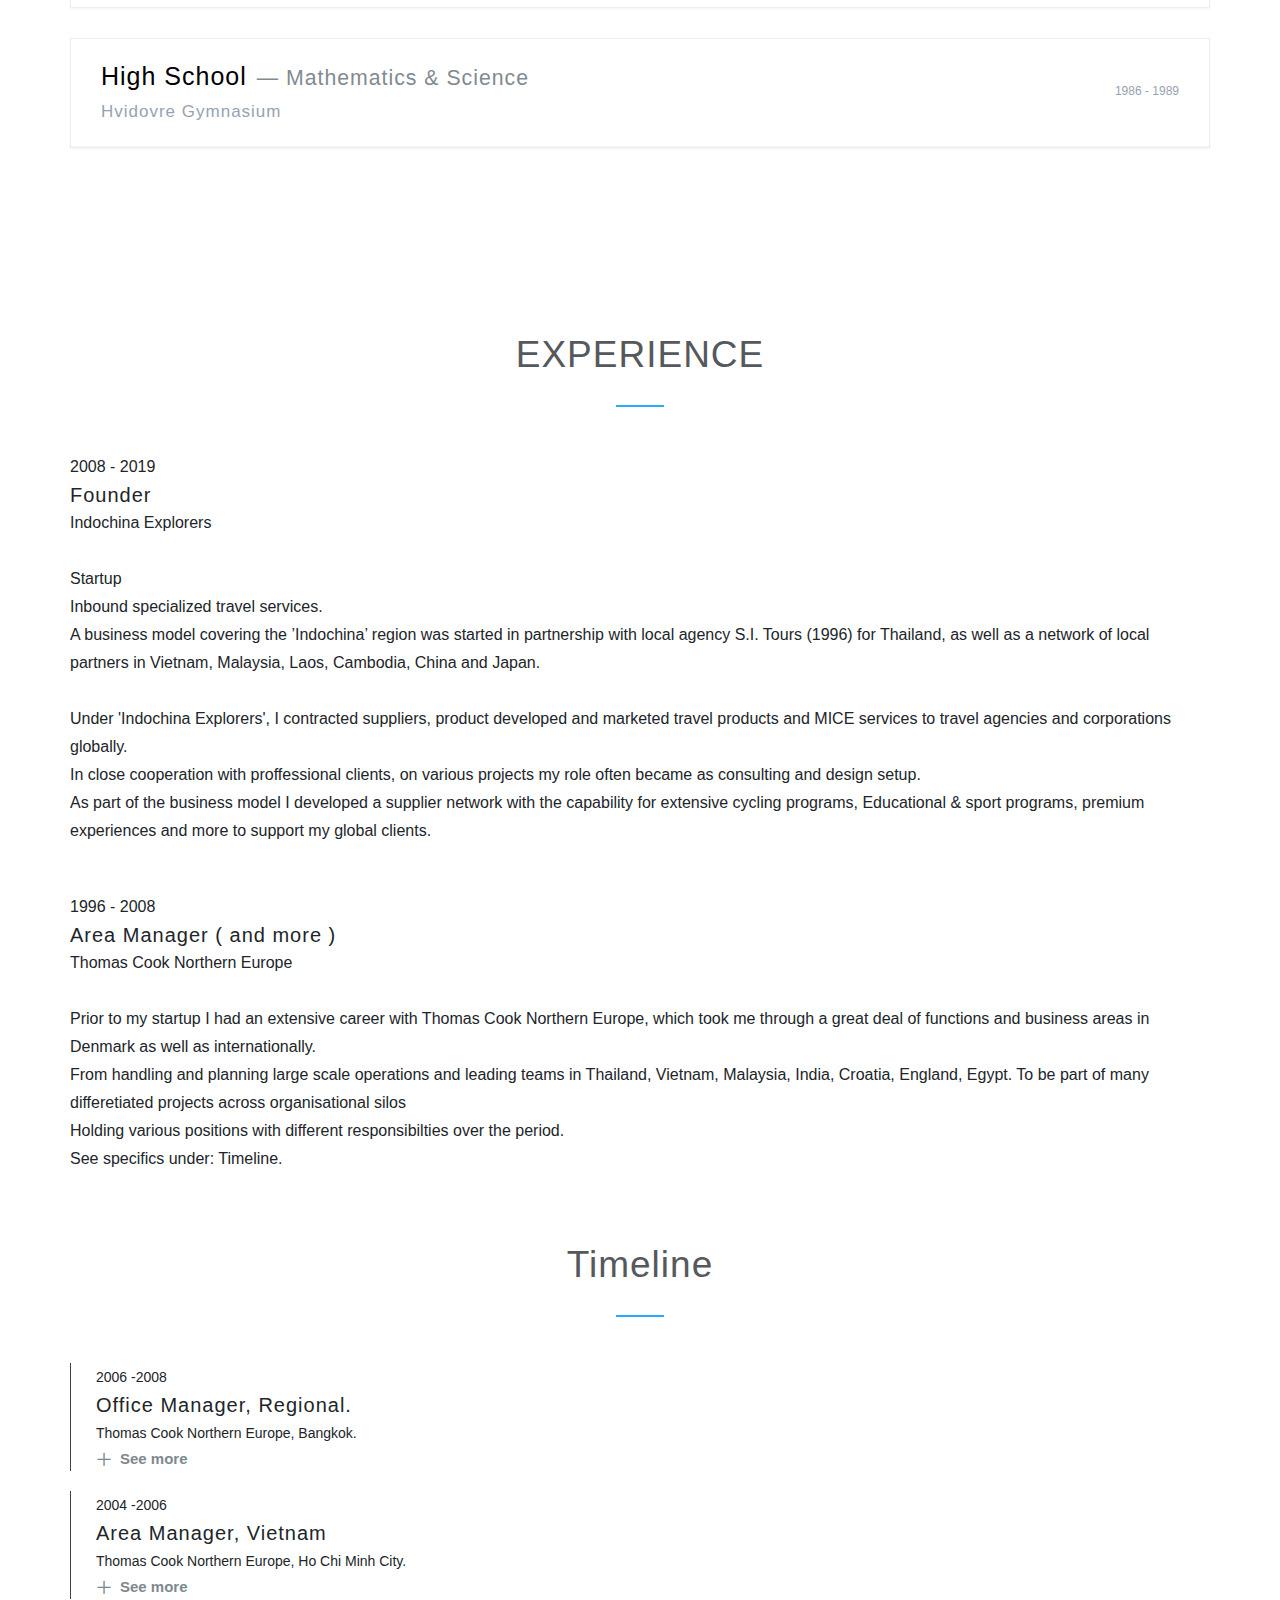
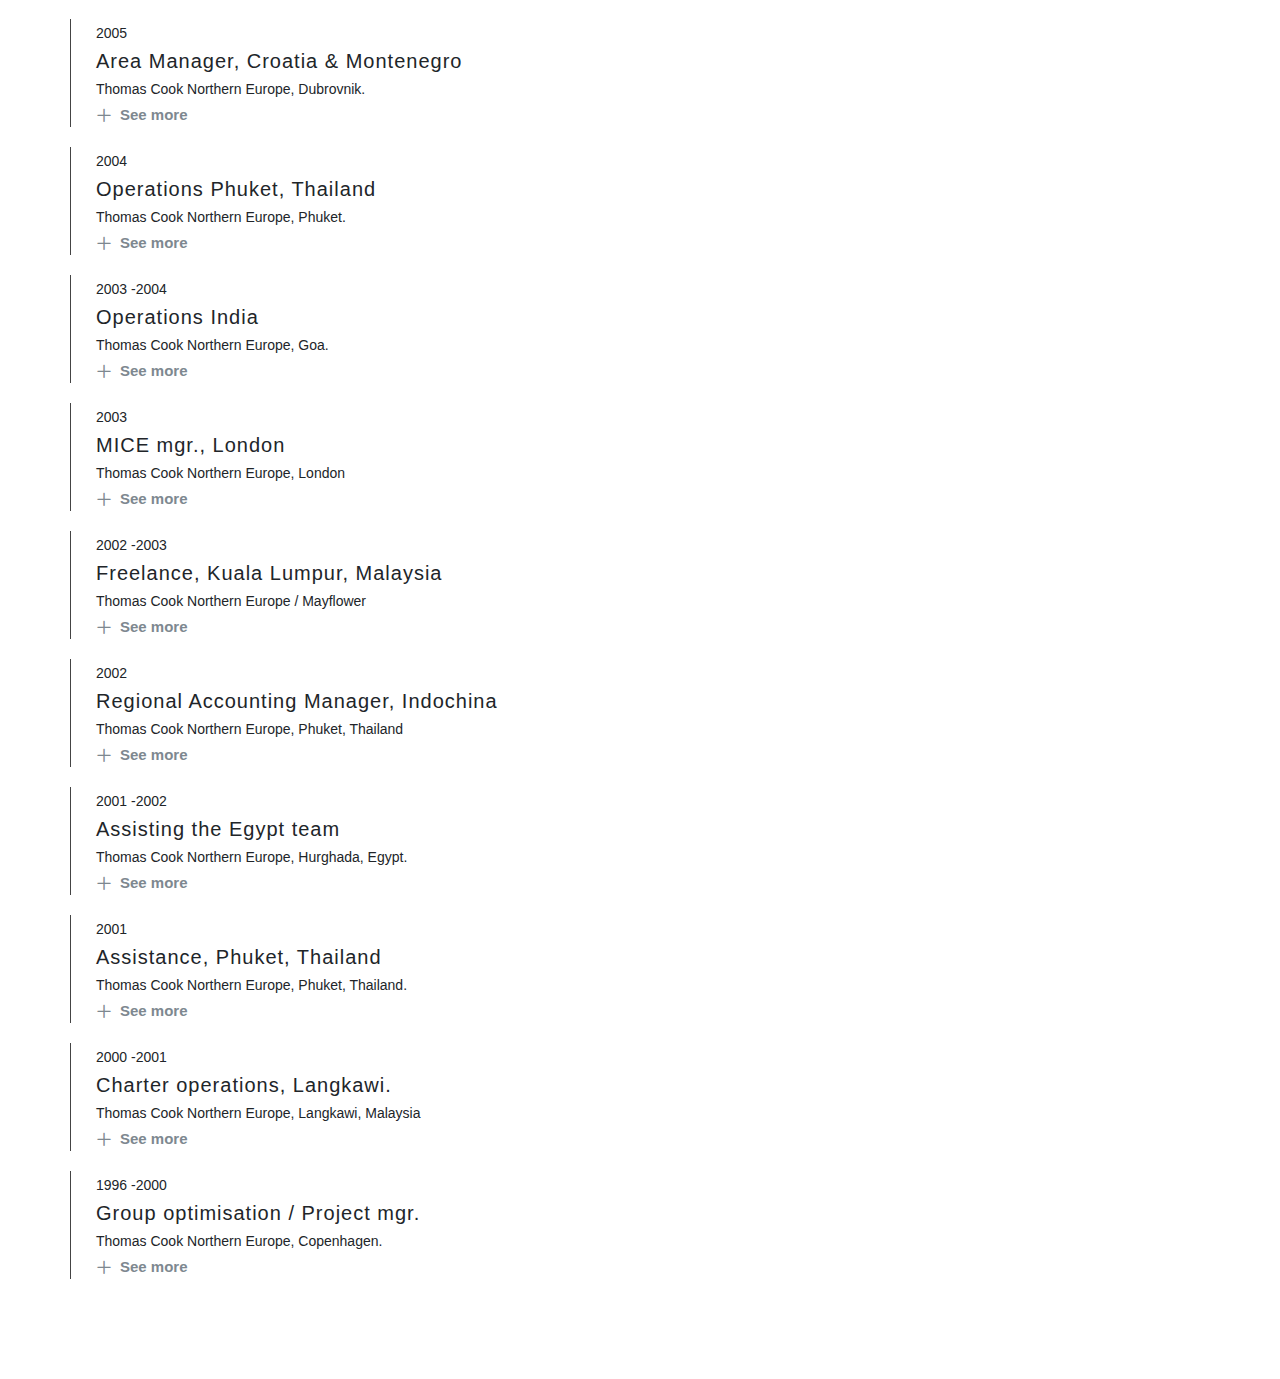
<file: en/index.html>
<!DOCTYPE html>
<html dir="ltr" lang="en-US">
<head>

	<meta http-equiv="content-type" content="text/html; charset=utf-8" />
	<meta name="Peter Rambeck Andersen" content="CV" />

	<!-- Stylesheets
	============================================= -->
	<link href="http://fonts.googleapis.com/css?family=Source+Sans+Pro:300,400,400italic,600,700,900|Playfair+Display:400,700" rel="stylesheet" type="text/css" />
	<link rel="stylesheet" href="../css/bootstrap.css" type="text/css" />
	<link rel="stylesheet" href="../style.css" type="text/css" />
    <link rel="stylesheet" href="../css/dark.css" type="text/css" />
    <link rel="stylesheet" href="../css/app.min.css" type="text/css" />

	<!-- Resume Specific Stylesheet -->
	<link rel="stylesheet" href="../demos/resume/resume.css" type="text/css" />
	<link rel="stylesheet" href="../demos/resume/css/fonts.css" type="text/css" />
	<!-- / -->

	<link rel="stylesheet" href="../css/font-icons.css" type="text/css" />
	<link rel="stylesheet" href="../css/animate.css" type="text/css" />	
	<!-- <link rel="stylesheet" href="css/magnific-popup.css" type="text/css" /> -->

	<link rel="stylesheet" href="../css/responsive.css" type="text/css" />
    <link rel="stylesheet" href="../css/custom.css" type="text/css" />
	<meta name="viewport" content="width=device-width, initial-scale=1" />

	<!-- <link rel="stylesheet" href="css/colors.php?color=7B6ED6" type="text/css" /> -->

	<!-- Document Title
	============================================= -->
    <title>CV | Peter Rambeck Andersen</title>
    
    <meta property="description" content="Vision in motion CV Peter Rambeck Andersen">
    <meta name="description" content="Vision in motion CV Peter Rambeck Andersen">
    <meta name="Peter Rambeck Andersen" content="CV" />

</head>


<body class="stretched sticky-responsive-menu">

<!-- Document Wrapper
	============================================= -->
	<div id="wrapper" class="clearfix">

		<!-- Header
		============================================= -->
		<header id="header" class="transparent-header sticky-transparent static-sticky"> 
			<div id="header-wrap">
				<div class="container clearfix">
					<div id="primary-menu-trigger"><i class="icon-reorder"></i></div>

					<!-- Logo
					============================================= -->
					<div id="logo">
						<a href="#" class="standard-logo font-secondary ls3" style="line-height: 90px;">#Peter</a>
						<a href="#" class="retina-logo font-secondary ls3" style="line-height: 90px;">Peter</a>
                    </div>
                    <!-- #logo end -->

					<!-- Primary Navigation
					============================================= -->
					<nav id="primary-menu">
						<ul class="one-page-menu" data-easing="easeInOutExpo" data-speed="1250" data-offset="0">
                            <li class="current"><a href="#" data-href="#wrapper"><i class="icon-line2-home"></i><div>Home</div></a></li>
                            <li><a href="#" data-href="#section-about"><i class="icon-line2-user"></i><div>Profile</div></a></li>
                            <li><a href="#" data-href="#section-skills"><i class="icon-line2-star"></i><div>Skills</div></a></li>
                            <li><a href="#" data-href="#section-uddannelse"><i class="icon-line2-pencil"></i><div>Education</div></a></li>
                            <li><a href="#" data-href="#section-erfaring"><i class="icon-line2-grid"></i><div>Experience</div></a></li>	
                            <li><a href="https://peterrambeckandersen.com" target=""><p style="font-weight: 200;">DK</p><div>Dansk</div></a></li>						
							<!-- <li><a href="#" data-href="#footer"><i class="icon-line2-envelope"></i><div>Contact</div></a></li> -->
						</ul>
					</nav><!-- #primary-menu end -->
				</div>
			</div>
        </header>
        <!-- #header end -->

        <!-- Content
		============================================= -->
		<!-- <section id="content" class="nobg">
            <div class="content-wrap nobottompadding nobg"> -->

                <!-- <div id="section" class="page-section nomargin clearfix">
					<div class="container clearfix">
						<div class="row clearfix">
                            <div class="col-lg-12 col-md-12 col-sm-12 clearfix">

                                    <div class="section parallax nomargin" style="background-image: url('images/test.jpg'); padding: 200px 0;" data-bottom-top="background-position:0px 0px;" data-top-bottom="background-position:0px -0px;">
                                    </div>

                                    <div class="entry nobottomborder nobottompadding clearfix">
                                            <div class="entry-box-shadow">
                                                <div class="entry-image nobottommargin">
                                                    <img src="images/test.jpg" alt="King of the jungle"></a>
                                                </div>
                                                <div class="entry-meta-wrapper">
                                                    <div class="entry-meta nomargin clearfix">
                                                        <a href="#" class="text-muted"></a>
                                                    </div>
                                                </div>
                                            </div>
                                    </div>							
                            </div>
                        </div>
                    </div>
                </div>
               -->


        <!-- Main picture -->
        <div id="section" class="page-section nomargin clearfix">
            <div class="row clearfix">
                <div class="col-md-12 clearfix">
                    <div class="entry-image nobottommargin">
                        <img src="../images/dontJustStandThere.jpg" alt="Profil billede"></a>
                    </div>
                </div>
            </div>
        </div>

        <!-- About me -->
        <div id="section-about" class="page-section nomargin clearfix">
            <div class="container clearfix">
                <div class="row clearfix">

                    <div class="col-lg-5 col-md-5 col-sm-5 clearfix">
                        <div class="entry nobottomborder nobottompadding clearfix">
                            <!-- <div class="entry-box-shadow"> -->
                                <div class="entry-image nobottommargin">
                                    <img src="../images/portraitPeterRambeckAndersen.jpg" alt="Profil billede"></a>
                                </div>
                                <!-- <div class="entry-meta-wrapper">
                                    <div class="entry-meta nomargin clearfix">
                                        <a href="#" class="text-muted"></a>
                                    </div>
                                </div> -->
                        </div>
                    </div>						

                    <div class="col-lg-6 col-md-6 col-sm-6 clearfix">
                        
                        <div class="heading-block">
                            <h2 class="font-secondary">Profile</h2>
                            <span>#Independent<br><br>
                                Startup, - from 2008 to 2019 I ran own highly specialized niche inbound travel agency from Bangkok, Thailand. <br> Under own marketing brand: ’Indochina Explorers’, widely covering destinations in Southeast Asia.
                            </span>
                        </div>
                            
                        <table class="table">
                            <tbody>
                                
                                <tr>
                                    <td class="notopborder"><strong>Name:</strong></td>
                                    <td class="notopborder">Peter Rambeck Andersen</td>
                                </tr>
                                
                                <tr>
                                    <td><strong>Nationality:</strong></td>
                                    <td>Danish</td>
                                </tr>
                                
                                <tr>
                                    <td><strong>Birthdate:</strong></td>
                                    <td>27 06 1969</td>
                                </tr>
                                    
                                <tr>
                                    <td><strong>Status</strong></td>
                                    <td>Married</td>
                                </tr>
                                    
                                <tr>
                                    <td><strong>Phone:</strong></td>
                                    <td>+45 50 30 01 92</td>
                                </tr>
                                
                                <tr>
                                    <td><strong>Email:</strong></td>
                                    <td><a href="mailto:peter.rambeck@me.com">Link</a> </td>
                                </tr>
                                    
                                <!-- <tr>
                                    <td><strong>Website:</strong></td>
                                    <td>indochinaexplorers.com</td>
                                </tr> -->
                                    
                                <tr>
                                    <td><strong>Linkedin:</strong></td>
                                    <td> <a href="https://www.linkedin.com/in/peter-rambeck-andersen/" target="_blank">Link</a></td>
                                </tr>
                                    
                            </tbody>
                        </table>
                        
                        <a href="../images/cvEnOLPeterRambeckAndersen.pdf" class="button button-large button-border button-black button-dark noleftmargin" download><i class="icon-line-cloud-download"></i> Download CV</a>
                    
                    </div>

                </div>
            </div>
                    
            <div class="container clearfix">
                <div class="row clearfix">
                    <div class="col-md-12 clearfix">
                        <span>
                            Decisionmaker<br>
                            From challenging functions over the last 18 years working abroad, I have developed an independence in sound decision making.
                            <br><br>
                            #Vision in Motion:<br>    
                            10 years of personal drive in constant development.<br>                            
                            In December 2008 I seized a marketing opportunity and started a new venture in Bangkok, Thailand.<br>
                            With own brand ’Indochina Explorers’, I developed a specialized niche in inbound travel services covering at first Thailand, Vietnam & Malaysia, for later to expand the network with Laos, Cambodia, Japan and China.<br>
                            Own product development, contracting and marketing, with several local country operational partners.
                            <br><br>    
                            Results:<br>
                            I achieved great success with professional clients globally in niche business areas as: Educational tours for college students, custom made itineraries and special experience programs, cycling trips, group travel, multi country combinations, MICE ( Meetings, Incentives, Conference, Events ) and luxury travel.  
                            <br><br>  
                            A short selection: <br> 
                            2009-2012 sole supplier for SAS ) Scandinavian Airlines ) Leisure in Thailand, Malaysia, Vietnam, China og Japan. <br>
                            // SAS Leisure closed down in 2012 //<br>
                            Supplier of educational tours in Vietnam for China Experience (DK), Sports / Educational for Bundabashers (SA) in Thailand and Japan, Custom made programs for Voya Travel’s (DK) connoisseur travelers. <br>

                            <a href="http://www.indochinaexplorers.com/about-us/our-story/#credibility" target="_blank">✓ and more ..</a>
                                
                        <!-- Under et ca. 18 års langt og spændende udlandsophold har jeg opbygget en fleksibilitet og selvstændighed med logisk metodik til at tage beslutninger og efterfølgende implementation.<br>
                        Jeg retunerede til Danmark juni 2018 pga. skolegang for min datter.<br><br>
                        Vision in Motion:<br>
                        I december 2008 greb jeg en marketing mulighed og startede et venture op i Bangkok, Thailand. En forretningsmodel og forretningsplan som dækkede: Thailand, Vietnam og Malaysia.<br>
                        Med partner i Vienam opnående vi god success med faste B2B kunder fra hele verdenen.<br>
                        Leverandør af studierejser i Vietnam til China Experience.<br>
                        Over en periode på 4 år - indtil afdelingen blev lukket, var vi eneste leisure leverandør til SAS Leisure i Thailand Malaysia, Vietnam, Kina & Japan -->
                        </span>
                    </div>
                </div>
            </div>	 
        </div>
        <!-- End about me -->

        <!-- Skills -->
        <div id="section-skills" class="page-section nomargin skill-area clearfix" style="padding: 80px 0;">
                <div class="container clearfix">
                        <header class="section-header">
                            
                            <h2>SKILLS</h2>
                        </header>
                <div class="row clearfix">                                   
                    <div class="col-lg-12 col-md-12">
                            
                        <!-- Indochina Explorers -->
                        <div class="row clearfix" style="margin-bottom: 20px;">                                   
                            <div class="col-lg-12 col-md-12 col-sm-12">
                                <!-- #Experience #Working with people<br><br> -->
                                PRODUCT DEVELOPMENT:<br>
                                Good understanding of segmented consumer needs and value creation.<br><br>
                                OPERATION MANAGEMENT: <br>
                                As Area Manager: Responsible for overall operation, both large scale as specilized niche. Business development, team management, supplier management. <BR>
                                Approx. 18 years in Southeast Asia has provided me with an exceptional experience in working with a kaleidoscopic range of people of many nationalities, business cultures as cultural backgrounds.<br><br>
                                PROJECT MANAGEMENT:<br>
                                Experience from many strategically different projects.<br> 
                                Able to initiate projects with thorough planning and implementation. <br>
                                As an initiator I’m used to work independently, able to drive a project and position myself in a key role whilst solemnly implementing a strategy with teams, and converting it into results<br><BR>
                               
                                RELATIONS: <br>
                                Having great empathy and logic, working with people comes natural.<br><br>
                                CUSTOMER EXPERIENCE <br>
                                The end user’s experience of product and service has always been pivotal in development as implementation.<br><br>
                                DIGITIZED <br>
                                Many years of commercial use and development of professional IT tools with supplementary studies<br><br>
                                <table>
                                    <tbody>
                                    <tr>
                                        <td colspan="2">LANGUAGES<br></td>
                                        
                                    </tr>
                                    <tr>
                                        <td style="padding-right: 5px;">English:</td>
                                        <td>Profound</td> 
                                    </tr>
                                    <tr>
                                        <td style="padding-right: 5px;">Danish:</td>
                                        <td>Native</td> 
                                    </tr>
                                    </tbody>
                                </table>
                                <!-- <br><br> -->
                                <table id="skills">
                                    <tbody>
                                        <tr>
                                            <td colspan="2">IT - SKILLS <br></td>
                                            
                                        </tr>
                                        <tr>
                                            <td style="padding-right: 5px; vertical-align: top;">PHP:</td>
                                            <td>Several years of experience with Wordspress CMS.</td> 
                                        </tr>
                                        <tr>
                                            <td style="padding-right: 5px; vertical-align: top;">HTML/CSS/JS: </td>
                                            <td> Good understanding, Beginner to medium in coding.</td> 
                                        </tr>
                                        <tr>
                                            <td style="padding-right: 5px;">ADOBE:</td>
                                            <td>User experience in a number of apps.</td> 
                                        </tr>
                                        <tr>
                                            <td style="padding-right: 5px; vertical-align: top;">OFFICE&nbspPACK:</td>
                                            <td>Many years of user experience. </td> 
                                        </tr>
                                    </tbody>
                                </table>
                            </div>
                        </div>
                    </div>
                </div>
            </div>
        </div>
        <!-- END Skills -->
        <!-- Education -->
        <div id="section-uddannelse" class="page-section nomargin clearfix">
            <div class="container clearfix">
                <header class="section-header">
                    <!-- <span>Latest degrees</span> -->
                    <h2>EDUCATION</h2>
                </header>
                <!-- KU -->
                <div class="row clearfix">
                    <div class="col-xs-12">
                        <div class="item-block">
                            <header>
                                <!-- <img src="assets/img/logo-mit.png" alt=""> -->
                                    <div class="hgroup">
                                        <h4>Computer science course<small>Programming and Problem Solving</small></h4>
                                        <h5>University of Copenhagen</h5>
                                    </div>
                                    <h6 class="time">2018 - 2019</h6>
                            </header>
            
                        <div class="item-body">
                            <p>Faculty of Science</p>
                        </div>
                        </div>
                    </div>
                </div>
                <!-- Online -->
                <div class="row clearfix">
                        <div class="col-xs-12">
                            <div class="item-block">
                                <header>
                                    <!-- <img src="assets/img/logo-mit.png" alt=""> -->
                                        <div class="hgroup">
                                            <h4>Online MOOC <small>Data Science & Web design</small></h4>
                                            <h5>John Hopkins Uni. & Uni. of London</h5>
                                        </div>
                                        <h6 class="time">2016 - 2017</h6>
                                </header>
                
                            <div class="item-body">
                                <p>8 MOOC Courses completed, part of 2 Specializations</p>
                            </div>
                            </div>
                        </div>
                </div>
                    <!-- Abac -->
                    <div class="row clearfix">
                        <div class="col-xs-12">
                            <div class="item-block">
                                <header>
                                    <!-- <img src="assets/img/logo-mit.png" alt=""> -->
                                        <div class="hgroup">
                                            <h4>Course<small>Executive MBA</small></h4>
                                            <h5>ABAC, Assumption University, Bangkok</h5>
                                        </div>
                                        <h6 class="time">2008</h6>
                                </header>
                
                            <div class="item-body">
                                <p>Fast track 7 months international MBA,</p>
                            </div>
                            </div>
                        </div>
                </div>
                <!-- HD -->
                <div class="row clearfix">
                        <div class="col-xs-12">
                            <div class="item-block">
                                <header>
                                    <!-- <img src="assets/img/logo-mit.png" alt=""> -->
                                        <div class="hgroup">
                                            <h4>Graduate Diploma Business Administration<small>HD 1 part</small></h4>
                                            <h5>CBS, Copenhagen Business School</h5>
                                        </div>
                                        <h6 class="time">1998 - 2000</h6>
                                </header>
                
                            <div class="item-body">
                                <p>Executive Degree</p>
                            </div>
                            </div>
                        </div>
                </div>
                <!-- Merkonom -->
                <div class="row clearfix">
                        <div class="col-xs-12">
                            <div class="item-block">
                                <header>
                                    <!-- <img src="assets/img/logo-mit.png" alt=""> -->
                                        <div class="hgroup">
                                            <h4>Diploma<small>Marketing</small></h4>
                                            <h5>Niels Brock, Copenhagen Business College</h5>
                                        </div>
                                        <h6 class="time">1996 - 1998</h6>
                                </header>
                
                            <div class="item-body">
                                <p>Merkonom course in marketing</p>
                            </div>
                            </div>
                        </div>
                </div>
                <!-- Studentereksamen -->
                <div class="row clearfix">
                        <div class="col-xs-12">
                            <div class="item-block">
                                <header>
                                    <!-- <img src="assets/img/logo-mit.png" alt=""> -->
                                        <div class="hgroup">
                                            <h4>High School<small>Mathematics & Science</small></h4>
                                            <h5>Hvidovre Gymnasium</h5>
                                        </div>
                                        <h6 class="time">1986 - 1989</h6>
                                </header>
                
                            <!-- <div class="item-body">
                                <p>Handelshøjskolens Erhvervsøkonomisk grunduddannelse</p>
                            </div> -->
                            </div>
                        </div>
                </div>
            </div>
        </div>
        <!-- END Education -->
        <!-- Erfaring -->           
        <div id="section-erfaring" class="page-section nomargin skill-area clearfix" style="padding: 80px 0;">
            <div class="container clearfix">
                <header class="section-header">  
                    <h2>EXPERIENCE</h2>
                </header>

            <div class="row clearfix">                                   
                    <div class="col-lg-12 col-md-12">
                            
                        <!-- Indochina Explorers -->
                        <div class="row clearfix" style="margin-bottom: 20px;">                                   
                            <div class="col-lg-12 col-md-12">
                            2008 - 2019<br>
                            <h5>Founder</h5></n>
                            Indochina Explorers<br><br>
                            Startup<br>
                            Inbound specialized travel services.<br>
                            A business model covering the ’Indochina’ region was started in partnership with local agency S.I. Tours (1996) for Thailand, as well as a network of local partners in Vietnam, Malaysia, Laos, Cambodia, China and Japan.<br><br>
                            Under 'Indochina Explorers', I contracted suppliers, product developed and marketed travel products and MICE services to travel agencies and corporations globally.<br>
                            In close cooperation with proffessional clients, on various projects my role often became as consulting and design setup.<br>
                            As part of the business model I developed a supplier network with the capability for extensive cycling programs, Educational & sport programs, premium experiences and more to support my global clients.   

                            </div>
                        </div> 
                        
                        <!-- Thomas Cook Northern Europe -->
                        <div class="row clearfix" style="margin-bottom: 20px;">                                   
                            <div class="col-lg-12 col-md-12">
                            <br> 
                            1996 - 2008<br>
                            <h5>Area Manager ( and more )</h5>
                            Thomas Cook Northern Europe<br><br>
                            Prior to my startup I had an extensive career with Thomas Cook Northern Europe, which took me through a great deal of functions and business areas in Denmark as well as internationally. <br>
                            From handling and planning large scale operations and leading teams in Thailand, Vietnam, Malaysia, India, Croatia, England, Egypt.
                            To be part of many differetiated projects across organisational silos<br>
                            Holding various positions with different responsibilties over the period.<br>
                            See specifics under: Timeline. 
                            </div>
                        </div>
                                         
                        <header class="section-header" style="padding-top: 30px;">
                            <h2>Timeline</h2>
                        </header>

                        <div class="row clearfix">                                   
                                            <div class="col-lg-12 col-md-12">                        
                              
                                <!-- Ass. Area Manager, BKK -->
                                <div class="skill-info">
                                    <span>   
                                    2006 -2008<br>
                                    <h5>Office Manager, Regional.</h5>
                                    Thomas Cook Northern Europe, Bangkok.
                                        <div class="toggle">
                                            <div class="togglet"><i class="toggle-closed icon-line-plus"></i><i class="toggle-open icon-line-minus"></i>See more
                                            </div>
                                            <div class="togglec"><span>Responsibilities:<br>
                                                Coordinating contracts, Charter & scheduled flight (FIT) operations, reservations and optimising overall inventory, cash flow analysis & partner relations in an extensive net of vendors in Thailand, Vietnam & Cambodia.
                                            </div>
                                        </div>
                                    </span>
                                </div>

                                <!-- AM VN -->
                                <div class="skill-info">
                                    <span>   
                                    2004 -2006<br>
                                    <h5>Area Manager, Vietnam</h5>
                                    Thomas Cook Northern Europe, Ho Chi Minh City.
                                        <div class="toggle">
                                            <div class="togglet"><i class="toggle-closed icon-line-plus"></i><i class="toggle-open icon-line-minus"></i>See more
                                            </div>
                                            <div class="togglec"><span>Manage Vietnam operation with Scandinavian team & local agent.<br>

                                            Large scale operations. <br>
                                            Orchestrating group travels and FIT's, overland from North to South Vietnam in a network of local agents & hotel vendors.<br>
                                            Contracting, manage suppliers, optimize contracted inventory, sub-agents and cash-flow in all of Vietnam.<br>
                                                        
                                            Responsibilities:<br>
                                            Local office set-up & daily operation, setting teams and performance, coordinating Scandinavian as local staff. <br>
                                            Day to day operation, Quality management & reporting, HR performance, planning, future production input, budget optimizing, cash-flow, research & product development
                                        </div>
                                        </div>
                                    </span>
                                </div>
                                            
                                <!-- AM CR -->
                                <div class="skill-info">
                                    <span>   
                                    2005<br>
                                    <h5>Area Manager, Croatia & Montenegro</h5>
                                    Thomas Cook Northern Europe, Dubrovnik.
                                        <div class="toggle">
                                            <div class="togglet"><i class="toggle-closed icon-line-plus"></i><i class="toggle-open icon-line-minus"></i>See more
                                            </div>
                                            <div class="togglec"><span>
                                                In between Vietnam seasons I was posted as Area Manager for a vast number of destinations spred out in the area.<br>
                                                Handling charterflights from Scandinavia over a 5 months period covering the Dubrovnik area, from the island of Korcula to, and incl. Montenegro.<br><br>
                                                Vendor and hotel contracting, coordinating and managing teams of Scandinavian and local staff in a network of 3 different agents in 2 countries.
                                                Research and product development, business development reporting, budget optimizing, cash flow.
                                            </div>
                                        </div>
                                    
                                    </span>
                                </div>
                                
                                <!-- Ass. AM HKT -->
                                <div class="skill-info">
                                    <span>   
                                    2004<br>
                                    <h5>Operations Phuket, Thailand</h5>
                                    Thomas Cook Northern Europe, Phuket.
                                        <div class="toggle">
                                            <div class="togglet"><i class="toggle-closed icon-line-plus"></i><i class="toggle-open icon-line-minus"></i>See more
                                            </div>
                                            <div class="togglec"><span>
                                                Substituting the Area Manager on a long leave period.
                                            </div>
                                        </div>
                                    </span>
                                </div>

                                <!-- Ass. AM GOA -->
                                <div class="skill-info">
                                    <span>   
                                    2003 -2004<br>
                                    <h5>Operations India</h5>
                                    Thomas Cook Northern Europe, Goa.
                                        <div class="toggle">
                                            <div class="togglet"><i class="toggle-closed icon-line-plus"></i><i class="toggle-open icon-line-minus"></i>See more
                                            </div>
                                            <div class="togglec"><span>
                                                Substituting Area Manager.<br>
                                                
                                                Tasks ranged from day to day charter operations, managing teams (Scandinavian as local), cash flow, statistics & reporting to HQ & season planning, business development.<br>
                                                Project: Due to recession in the industry the flexibility of all human resources had to be optimized.
                                            </div>
                                        </div>
                                    </span>
                                </div>

                                <!-- MICE LON -->
                                <div class="skill-info">
                                    <span>   
                                    2003 <br>
                                    <h5>MICE mgr., London</h5>
                                    Thomas Cook Northern Europe, London
                                        <div class="toggle">
                                            <div class="togglet"><i class="toggle-closed icon-line-plus"></i><i class="toggle-open icon-line-minus"></i>See more
                                            </div>
                                            <div class="togglec"><span>
                                                Responsibilities:<br>
                                                Implementing and handling & MICE activities for a new subdivision within MyTravel Northern Europe consisting of German, Austrian & Swiss tour operators.
                                            </div>
                                        </div>
                                    </span>
                                </div>

                                <!-- MY -->
                                <div class="skill-info">
                                    <span>   
                                    2002 -2003 <br>
                                    <h5>Freelance, Kuala Lumpur, Malaysia</h5>
                                    Thomas Cook Northern Europe / Mayflower
                                        <div class="toggle">
                                            <div class="togglet"><i class="toggle-closed icon-line-plus"></i><i class="toggle-open icon-line-minus"></i>See more
                                            </div>
                                            <div class="togglec"><span>
                                                Local projects for Mayflower:<br>
                                                On ad hoc basis, I was representing MyTravel Northern Europe ( as others ) in Kuala Lumpur through their agent Mayflower.                                                    
                                            </div>
                                        </div>
                                    </span>
                                </div>

                                <!-- HKT -->
                                <div class="skill-info">
                                    <span>   
                                    2002 <br>
                                    <h5>Regional Accounting Manager, Indochina</h5>
                                    Thomas Cook Northern Europe, Phuket, Thailand
                                        <div class="toggle">
                                            <div class="togglet"><i class="toggle-closed icon-line-plus"></i><i class="toggle-open icon-line-minus"></i>See more
                                            </div>
                                            <div class="togglec"><span>
                                                Project:
                                                Covering the area of Malaysia, India, the Maldives and day to day operations in Phuket.<br>
                                                As part of implementing a new strategy to centralise the overall management for the Asian region, i had to build up a team and an Asian centre in Phuket for all Thomas Cooks’ operations incl. financing and budget controlling.<br>
                                                I was to reenginer business -processes, -models and -relations to our many agents in Asia      
                                            </div>
                                        </div>
                                    </span>
                                </div>

                                <!-- Egypt -->
                                <div class="skill-info">
                                    <span>   
                                    2001 -2002 <br>
                                    <h5>Assisting the Egypt team</h5>
                                    Thomas Cook Northern Europe, Hurghada, Egypt.
                                        <div class="toggle">
                                            <div class="togglet"><i class="toggle-closed icon-line-plus"></i><i class="toggle-open icon-line-minus"></i>See more
                                            </div>
                                            <div class="togglec"><span>
                                                Assisting operations to design setup for upcoming high season.<br>
                                                Responsibilities:<br>
                                                I was called in for a three months period to Egypt. <br>
                                                My task was to clear company accounts with our Egyptian co-operating agent and set up a new set of business routines for the upcoming high season operations.<br>
                                                Though after the 11th of September incident in America the task changed objective and became to downsize a planned large scale operation without conflicting with our local relations.<br>                                                             
                                            </div>
                                        </div>
                                    </span>
                                </div>

                                <!-- HKT -->
                                <div class="skill-info">
                                    <span>   
                                    2001 <br>
                                    <h5>Assistance, Phuket, Thailand</h5>
                                    Thomas Cook Northern Europe, Phuket, Thailand.
                                        <div class="toggle">
                                            <div class="togglet"><i class="toggle-closed icon-line-plus"></i><i class="toggle-open icon-line-minus"></i>See more
                                            </div>
                                            <div class="togglec"><span>
                                                Operations assistance.<br>
                                                Together with teh Area Manager, setting up routines for the destination and training staff.
                                            </div>
                                        </div>
                                    </span>
                                </div>
                                
                                <!-- LGK -->
                                <div class="skill-info">
                                    <span>   
                                    2000 -2001 <br>
                                    <h5>Charter operations, Langkawi.</h5>
                                    Thomas Cook Northern Europe, Langkawi, Malaysia
                                        <div class="toggle">
                                            <div class="togglet"><i class="toggle-closed icon-line-plus"></i><i class="toggle-open icon-line-minus"></i>See more
                                            </div>
                                            <div class="togglec"><span>
                                                Destination Langkawi, from niche to large scale operation.
                                                Responsibilities:
                                                Thomas Cooks’ charter operations and accounts in Malaysia and Singapore.
                                            </div>
                                        </div>
                                    </span>
                                </div>


                                <!-- CPH -->
                                <div class="skill-info">
                                    <span>   
                                    1996 -2000 <br>
                                    <h5>Group optimisation / Project mgr.</h5>
                                    Thomas Cook Northern Europe, Copenhagen.
                                    <div class="toggle">
                                        <div class="togglet"><i class="toggle-closed icon-line-plus"></i><i class="toggle-open icon-line-minus"></i>See more
                                        </div>
                                        <div class="togglec"><span>
                                            Strategic planning for Marketing Units and brands within Scandinavia.<br>
                                            Managing a team for early identification of possible salesbudget deviation with consequence calculation.<br>
                                            Flight-Hotel-Volume optimization according to sales, and optimizing of discount budget in and out of campaign activities.<br>
                                            Product development and marketing inputs for sales.<br><br>
                                            Project: <br>
                                            Implementing an advanced rerouting call alllocating system in the Denmark organisation based on a search mechanism for optimising HR.
                                        </div>
                                    </div>
                                    </span>
                                </div>
                            </div>
                        </div>
                    </div>
                </div>
            </div>
        </div>
        <!-- END Erfaring -->

        <!-- Go To Top
	    ============================================= -->
	    <div id="gotoTop" class="icon-angle-up"></div>

        <!-- External JavaScripts
        ============================================= -->
        <script src="../js/jquery.js"></script>
        <script src="../js/plugins.js"></script>

        <!-- Footer Scripts
        ============================================= -->
        <script src="../js/functions.js"></script>

        <script>
            jQuery(window).scroll(function() {
                var pixs = jQuery(window).scrollTop(),
                    opacity = pixs / 650,
                    element = jQuery( '.blurred-img' ),
                    elementHeight = element.outerHeight(),
                    elementNextHeight = jQuery('.content-wrap').find('.page-section').first().outerHeight();
                if( ( elementHeight + elementNextHeight + 50 ) > pixs ) {
                    element.addClass('blurred-image-visible');
                    element.css({ 'opacity': opacity });
                } else {
                    element.removeClass('blurred-image-visible');
                }
            });
        </script>

    </div>
</body>

</html>
</file>
<file: style.css>
/*-----------------------------------------------------------------------------------

	Theme Name: Canvas
	Theme URI: http://themes.semicolonweb.com/html/canvas
	Description: The Multi-Purpose Template
	Author: SemiColonWeb
	Author URI: http://themeforest.net/user/semicolonweb
	Version: 5.9

-----------------------------------------------------------------------------------*/

/* ----------------------------------------------------------------

	- Basic
	- Typography
	- Basic Layout Styles
	- Helper Classes
	- Sections
	- Columns & Grids
	- Flex Slider
	- Swiper Slider
	- Top Bar
	- Header
		- Logo
		- Primary Menu
		- Mega Menu
		- Top Search
		- Top Cart
		- Sticky Header
		- Page Menu
		- Side Header
	- Side Panel
	- Slider
	- Page Title
	- Content
	- Portfolio
	- Blog
	- Shop
	- Events
	- Shortcodes
		- Countdown
		- Buttons
		- Promo Boxes
		- Featured Boxes
		- Process Steps
		- Styled Icons
		- Toggles
		- Accordions
		- Tabs
		- Side Navigation
		- FAQ List
		- Clients
		- Testimonials
		- Team
		- Pricing Boxes
		- Counter
		- Animated Rounded Skills
		- Skills Bar
		- Dropcaps & Highlights
		- Quotes & Blockquotes
		- Text Rotater
	- Owl Carousel
	- Overlays
	- Forms
	- Google Maps
	- Heading Styles
	- Divider
	- Magazine Specific Classes
	- Go To Top
	- Error 404
	- Landing Pages
	- Preloaders
	- Toastr Notifications
	- Footer
	- Widgets
		- Tag Cloud
		- Links
		- Testimonial & Twitter
		- Quick Contact Form
		- Newsletter
		- Twitter Feed
		- Navigation Tree
	- Wedding
	- Bootstrap Specific
	- Cookie Notification
	- Stretched Layout
	- Page Transitions
	- Youtube Video Backgrounds

---------------------------------------------------------------- */


/* ----------------------------------------------------------------
	Bootstrap Adjustments
-----------------------------------------------------------------*/

@media (min-width: 576px) {
	.container { max-width: 540px; }
}

@media (min-width: 768px) {
	.container { max-width: 750px; }
}

@media (min-width: 992px) {
	.container { max-width: 970px; }
}

@media (min-width: 1200px) {
	.container { max-width: 1170px; }
}


body,
.dropdown-menu { font-size: 0.875rem; }


/* ----------------------------------------------------------------
	Basic
-----------------------------------------------------------------*/

dl, dt, dd, ol, ul, li {
	margin: 0;
	padding: 0;
}

.clear {
	clear: both;
	display: block;
	font-size: 0px;
	height: 0px;
	line-height: 0;
	width: 100%;
	overflow:hidden;
}

::selection {
	background: #1ABC9C;
	color: #FFF;
	text-shadow: none;
}

::-moz-selection {
	background: #1ABC9C; /* Firefox */
	color: #FFF;
	text-shadow: none;
}

::-webkit-selection {
	background: #1ABC9C; /* Safari */
	color: #FFF;
	text-shadow: none;
}

:active,
:focus { outline: none !important; }


/* ----------------------------------------------------------------
	Typography
-----------------------------------------------------------------*/


body {
	line-height: 1.5;
	color: #555;
	font-family: 'Lato', sans-serif;
}


a {
	text-decoration: none !important;
	color: #1ABC9C;
}

a:hover { color: #222; }

a img { border: none; }

img { max-width: 100%; }

iframe { border: none !important; }


/* ----------------------------------------------------------------
	Basic Layout Styles
-----------------------------------------------------------------*/


h1,
h2,
h3,
h4,
h5,
h6 {
	color: #444;
	font-weight: 600;
	line-height: 1.5;
	margin: 0 0 30px 0;
	font-family: 'Raleway', sans-serif;
}

h5,
h6 { margin-bottom: 20px; }

h1 { font-size: 36px; }

h2 { font-size: 30px; }

h3 { font-size: 24px; }

h4 { font-size: 18px; }

h5 { font-size: 14px; }

h6 { font-size: 12px; }

h4 { font-weight: 600; }

h5,
h6 { font-weight: bold; }

h1 > span:not(.nocolor):not(.badge),
h2 > span:not(.nocolor):not(.badge),
h3 > span:not(.nocolor):not(.badge),
h4 > span:not(.nocolor):not(.badge),
h5 > span:not(.nocolor):not(.badge),
h6 > span:not(.nocolor):not(.badge) { color: #1ABC9C; }

p,
pre,
ul,
ol,
dl,
dd,
blockquote,
address,
table,
fieldset,
form { margin-bottom: 30px; }

small { font-family: 'Lato', sans-serif; }


/* ----------------------------------------------------------------
	Helper Classes
-----------------------------------------------------------------*/


.uppercase { text-transform: uppercase !important; }

.lowercase { text-transform: lowercase !important; }

.capitalize { text-transform: capitalize !important; }

.nott { text-transform: none !important; }

.tright { text-align: right !important; }

.tleft { text-align: left !important; }

.fright { float: right !important; }

.fleft { float: left !important; }

.fnone { float: none !important; }

.ohidden {
	position: relative;
	overflow: hidden !important;
}

#wrapper {
	position: relative;
	float: none;
	width: 1220px;
	margin: 0 auto;
	background-color: #FFF;
	box-shadow: 0 0 10px rgba(0,0,0,0.1);
	-moz-box-shadow: 0 0 10px rgba(0,0,0,0.1);
	-webkit-box-shadow: 0 0 10px rgba(0,0,0,0.1);
}

.line,
.double-line {
	clear: both;
	position: relative;
	width: 100%;
	margin: 60px 0;
	border-top: 1px solid #EEE;
}

.line.line-sm { margin: 30px 0; }

span.middot {
	display: inline-block;
	margin: 0 5px;
}

.double-line { border-top: 3px double #E5E5E5; }

.emptydiv {
	display: block !important;
	position: relative !important;
}

.allmargin { margin: 50px !important; }

.leftmargin { margin-left: 50px !important; }

.rightmargin { margin-right: 50px !important; }

.topmargin { margin-top: 50px !important; }

.bottommargin { margin-bottom: 50px !important; }

.clear-bottommargin { margin-bottom: -50px !important; }

.allmargin-sm { margin: 30px !important; }

.leftmargin-sm { margin-left: 30px !important; }

.rightmargin-sm { margin-right: 30px !important; }

.topmargin-sm { margin-top: 30px !important; }

.bottommargin-sm { margin-bottom: 30px !important; }

.clear-bottommargin-sm { margin-bottom: -30px !important; }

.allmargin-lg { margin: 80px !important; }

.leftmargin-lg { margin-left: 80px !important; }

.rightmargin-lg { margin-right: 80px !important; }

.topmargin-lg { margin-top: 80px !important; }

.bottommargin-lg { margin-bottom: 80px !important; }

.clear-bottommargin-lg { margin-bottom: -80px !important; }

.nomargin {margin: 0 !important; }

.noleftmargin { margin-left: 0 !important; }

.norightmargin { margin-right: 0 !important; }

.notopmargin { margin-top: 0 !important; }

.nobottommargin { margin-bottom: 0 !important; }

.header-stick { margin-top: -50px !important; }

.content-wrap .header-stick { margin-top: -80px !important; }

.footer-stick { margin-bottom: -50px !important; }

.content-wrap .footer-stick { margin-bottom: -80px !important; }

.noborder { border: none !important; }

.noleftborder { border-left: none !important; }

.norightborder { border-right: none !important; }

.notopborder { border-top: none !important; }

.nobottomborder { border-bottom: none !important; }

.noradius { -webkit-border-radius: 0 !important; -moz-border-radius: 0 !important; -ms-border-radius: 0 !important; -o-border-radius: 0 !important; border-radius: 0 !important; }

.col-padding { padding: 60px; }

.nopadding { padding: 0 !important; }

.noleftpadding { padding-left: 0 !important; }

.norightpadding { padding-right: 0 !important; }

.notoppadding { padding-top: 0 !important; }

.nobottompadding { padding-bottom: 0 !important; }

.noabsolute { position: relative !important; }

.noshadow { box-shadow: none !important; }

.notextshadow { text-shadow: none !important; }

.hidden { display: none !important; }

.nothidden { display: block !important; }

.inline-block {
	float: none !important;
	display: inline-block !important;
}

.center { text-align: center !important; }

.divcenter {
	position: relative !important;
	float: none !important;
	margin-left: auto !important;
	margin-right: auto !important;
}

.bgcolor,
.bgcolor #header-wrap { background-color: #1ABC9C !important; }

.color { color: #1ABC9C !important; }

.border-color { border-color: #1ABC9C !important; }

.nobg { background: none !important; }

.nobgcolor { background-color: transparent !important; }

.t300 { font-weight: 300 !important; }

.t400 { font-weight: 400 !important; }

.t500 { font-weight: 500 !important; }

.t600 { font-weight: 600 !important; }

.t700 { font-weight: 700 !important; }

.ls0 { letter-spacing: 0px !important; }

.ls1 { letter-spacing: 1px !important; }

.ls2 { letter-spacing: 2px !important; }

.ls3 { letter-spacing: 3px !important; }

.ls4 { letter-spacing: 4px !important; }

.ls5 { letter-spacing: 5px !important; }

.noheight { height: 0 !important; }

.nolineheight { line-height: 0 !important; }

.font-body { font-family: 'Lato', sans-serif; }

.font-primary { font-family: 'Raleway', sans-serif; }

.font-secondary { font-family: 'Crete Round', serif; }

.bgicon {
	display: block;
	position: absolute;
	bottom: -60px;
	right: -50px;
	font-size: 210px;
	color: rgba(0,0,0,0.1);
}

.imagescale,
.imagescalein {
	display: block;
	overflow: hidden;
}

.imagescale img,
.imagescalein img {
	-webkit-transform: scale(1.1);
	transform: scale(1.1);
	-webkit-transition: all 1s ease;
	transition: all 1s ease;
}

.imagescale:hover img {
	-webkit-transform: scale(1);
	transform: scale(1);
}

.imagescalein img {
	-webkit-transform: scale(1);
	transform: scale(1);
}

.imagescalein:hover img {
	-webkit-transform: scale(1.1);
	transform: scale(1.1);
}

.grayscale {
	filter: brightness(80%) grayscale(1) contrast(90%);
	-webkit-filter: brightness(80%) grayscale(1) contrast(90%);
	-moz-filter: brightness(80%) grayscale(1) contrast(90%);
	-o-filter: brightness(80%) grayscale(1) contrast(90%);
	-ms-filter: brightness(80%) grayscale(1) contrast(90%);
	transition: 1s filter ease;
	-webkit-transition: 1s -webkit-filter ease;
	-moz-transition: 1s -moz-filter ease;
	-ms-transition: 1s -ms-filter ease;
	-o-transition: 1s -o-filter ease;
}

.grayscale:hover {
	filter: brightness(100%) grayscale(0);
	-webkit-filter: brightness(100%) grayscale(0);
	-moz-filter: brightness(100%) grayscale(0);
	-o-filter: brightness(100%) grayscale(0);
	-ms-filter: brightness(100%) grayscale(0);
}

/* MOVING BG -  TESTIMONIALS */
.bganimate {
	-webkit-animation:BgAnimated 30s infinite linear;
	 -moz-animation:BgAnimated 30s infinite linear;
		-ms-animation:BgAnimated 30s infinite linear;
		 -o-animation:BgAnimated 30s infinite linear;
			animation:BgAnimated 30s infinite linear;
}
 @-webkit-keyframes BgAnimated {
	from  {background-position:0 0;}
	to    {background-position:0 400px;}
	}
 @-moz-keyframes BgAnimated {
	from  {background-position:0 0;}
	to    {background-position:0 400px;}
	}
 @-ms-keyframes BgAnimated {
	from  {background-position:0 0;}
	to    {background-position:0 400px;}
	}
 @-o-keyframes BgAnimated {
	from  {background-position:0 0;}
	to    {background-position:0 400px;}
	}
 @keyframes BgAnimated {
	from  {background-position:0 0;}
	to    {background-position:0 400px;}
	}


.input-block-level {
	display: block;
	width: 100% !important;
	min-height: 30px;
	-webkit-box-sizing: border-box;
	-moz-box-sizing: border-box;
	box-sizing: border-box;
}

.vertical-middle {
	height: auto !important;
	left: 0;
	max-width: none !important;
	z-index: 2;
}

.vertical-middle + .video-wrap { z-index: 1 !important; }

.magnific-max-width .mfp-content { max-width: 800px; }


/* ----------------------------------------------------------------
	Sections
-----------------------------------------------------------------*/


.section {
	position: relative;
	margin: 60px 0;
	padding: 60px 0;
	background-color: #F9F9F9;
	overflow: hidden;
}

.parallax {
	background-color: transparent;
	background-attachment: fixed;
	background-position: 50% 0;
	background-repeat: no-repeat;
	overflow: hidden;
	will-change: transform;
}

.mobile-parallax,
.video-placeholder {
	background-size: cover !important;
	background-attachment: scroll !important;
	background-position: center center !important;
}

.section .container { z-index: 2; }

.section .container + .video-wrap { z-index: 1; }

.revealer-image {
	position: relative;
	bottom: -100px;
	transition: bottom .3s ease-in-out;
	-webkit-transition: bottom .3s ease-in-out;
	-o-transition: bottom .3s ease-in-out;
}

.section:hover .revealer-image { bottom: -50px; }


/* ----------------------------------------------------------------
	Columns & Grids
-----------------------------------------------------------------*/


.col_full { width: 100%; }
.col_half,
.postcontent.bothsidebar { width: 48%; }
.col_one_third { width: 30.63%; }
.col_two_third { width: 65.33%; }
.col_one_fourth,
.sidebar { width: 22%; }
.col_three_fourth,
.postcontent { width: 74%; }
.col_one_fifth { width: 16.8%; }
.col_two_fifth { width: 37.6%; }
.col_three_fifth { width: 58.4%; }
.col_four_fifth { width: 79.2%; }
.col_one_sixth { width: 13.33%; }
.col_five_sixth { width: 82.67%; }
body.stretched .container-fullwidth {
	position: relative;
	padding: 0 60px;
	width: 100%;
}

.postcontent,
.sidebar,
.col_full,
.col_half,
.col_one_third,
.col_two_third,
.col_three_fourth,
.col_one_fourth,
.col_one_fifth,
.col_two_fifth,
.col_three_fifth,
.col_four_fifth,
.col_one_sixth,
.col_five_sixth {
	display: block;
	position: relative;
	margin-right: 4%;
	margin-bottom: 50px;
	float: left;
}

.col_full {
	clear: both;
	float: none;
	margin-right: 0;
}

.col_last {
	margin-right: 0 !important;
	float: right;
	clear: right;
}


/* ----------------------------------------------------------------
	Flex Slider
-----------------------------------------------------------------*/


.fslider,
.fslider .flexslider,
.fslider .slider-wrap,
.fslider .slide,
.fslider .slide > a,
.fslider .slide > img,
.fslider .slide > a > img {
	position: relative;
	display: block;
	width: 100%;
	height: auto;
	overflow: hidden;
	-webkit-backface-visibility: hidden;
}

.fslider { min-height: 32px; }


.flex-container a:active,
.flexslider a:active,
.flex-container a:focus,
.flexslider a:focus  { outline: none; border: none; }
.slider-wrap,
.flex-control-nav,
.flex-direction-nav {margin: 0; padding: 0; list-style: none; border: none;}

.flexslider {position: relative;margin: 0; padding: 0;}
.flexslider .slider-wrap > .slide {display: none; -webkit-backface-visibility: hidden;}
.flexslider .slider-wrap img {width: 100%; display: block;}
.flex-pauseplay span {text-transform: capitalize;}

.slider-wrap:after {content: "\0020"; display: block; clear: both; visibility: hidden; line-height: 0; height: 0;}
html[xmlns] .slider-wrap {display: block;}
* html .slider-wrap {height: 1%;}

.no-js .slider-wrap > .slide:first-child {display: block;}

.flex-viewport {
	max-height: 2000px;
	-webkit-transition: all 1s ease;
	-o-transition: all 1s ease;
	transition: all 1s ease;
}

.flex-control-nav {
	position: absolute;
	z-index: 10;
	text-align: center;
	top: 14px;
	right: 10px;
	margin: 0;
}

.flex-control-nav li {
	float: left;
	display: block;
	margin: 0 3px;
	width: 10px;
	height: 10px;
}

.flex-control-nav li a {
	display: block;
	cursor: pointer;
	text-indent: -9999px;
	width: 10px !important;
	height: 10px !important;
	border: 1px solid #FFF;
	border-radius: 50%;
	transition: all .3s ease-in-out;
	-webkit-transition: all .3s ease-in-out;
	-o-transition: all .3s ease-in-out;
}

.flex-control-nav li:hover a,
.flex-control-nav li a.flex-active { background-color: #FFF; }


/* ----------------------------------------------------------------
	Top Bar
-----------------------------------------------------------------*/


#top-bar {
	position: relative;
	border-bottom: 1px solid #EEE;
	height: 45px;
	line-height: 44px;
	font-size: 13px;
}


#top-bar .col_half { width: auto; }


/* Top Links
---------------------------------*/


.top-links {
	position: relative;
	float: left;
}

.top-links ul {
	margin: 0;
	list-style: none;
}

.top-links ul li {
	float: left;
	position: relative;
	height: 44px;
	border-left: 1px solid #EEE;
}

.top-links ul li:first-child,
.top-links ul ul li { border-left: 0 !important; }

.top-links li > a {
	display: block;
	padding: 0 12px;
	font-size: 12px;
	font-weight: 700;
	text-transform: uppercase;
	height: 44px;
	color: #666;
}

.top-links li i { vertical-align: top; }

.top-links li i.icon-angle-down { margin: 0 0 0 5px !important; }

.top-links li i:first-child { margin-right: 3px; }

.top-links li.full-icon i {
	top: 2px;
	font-size: 14px;
	margin: 0;
}

.top-links li:hover { background-color: #EEE; }

.top-links ul ul,
.top-links ul div.top-link-section {
	display: none;
	pointer-events: none;
	position: absolute;
	z-index: 210;
	line-height: 1.5;
	background: #FFF;
	border: 0;
	top: 44px;
	left: 0;
	width: 140px;
	margin: 0;
	border-top: 1px solid #1ABC9C;
	border-bottom: 1px solid #EEE;
	box-shadow: 0 0 5px -1px rgba(0,0,0,0.2);
	-moz-box-shadow: 0 0 5px -1px rgba(0,0,0,0.2);
	-webkit-box-shadow: 0 0 5px -1px rgba(0,0,0,0.2);
}

.top-links li:hover ul,
.top-links li:hover div.top-link-section { pointer-events: auto; }

.top-links ul ul li {
	float: none;
	height: 36px;
	border-top: 1px solid #F5F5F5;
	border-left: 1px solid #EEE;
}

.top-links ul ul li:hover { background-color: #F9F9F9; }

.top-links ul ul li:first-child {
	border-top: none !important;
	border-left: 1px solid #EEE;
}

.top-links ul ul a {
	height: 36px;
	line-height: 36px;
	font-size: 12px;
}

.top-links ul ul img {
	display: inline-block;
	position: relative;
	top: -1px;
	width: 16px;
	height: 16px;
	margin-right: 4px;
}

.top-links ul ul.top-demo-lang img {
	top: 4px;
	width: 16px;
	height: 16px;
}

.top-links ul div.top-link-section {
	padding: 25px;
	left: 0;
	width: 280px;
}

.fright .top-links ul div.top-link-section,
.top-links.fright ul div.top-link-section {
	left: auto;
	right: 0;
}


/* Top Social
-----------------------------------------------------------------*/

#top-social,
#top-social ul { margin: 0; }

#top-social li,
#top-social li a,
#top-social li .ts-icon,
#top-social li .ts-text {
	display: block;
	position: relative;
	float: left;
	width: auto;
	overflow: hidden;
	height: 44px;
	line-height: 44px;
}

#top-social li { border-left: 1px solid #EEE; }

#top-social li:first-child { border-left: 0 !important; }

#top-social li a {
	float: none;
	width: 40px;
	font-weight: bold;
	color: #666;
	-webkit-transition: color .3s ease-in-out, background-color .3s ease-in-out, width .3s ease-in-out;
	-o-transition: color .3s ease-in-out, background-color .3s ease-in-out, width .3s ease-in-out;
	transition: color .3s ease-in-out, background-color .3s ease-in-out, width .3s ease-in-out;
}

#top-social li a:hover {
	color: #FFF !important;
	text-shadow: 1px 1px 1px rgba(0,0,0,0.2);
}

#top-social li .ts-icon {
	width: 40px;
	text-align: center;
	font-size: 14px;
}


/* Top Login
-----------------------------------------------------------------*/

#top-login { margin-bottom: 0; }

#top-login .checkbox { margin-bottom: 10px; }

#top-login .form-control { position: relative; }

#top-login .form-control:focus { border-color: #CCC; }

#top-login .input-group#top-login-username { margin-bottom: -1px; }

#top-login #top-login-username input,
#top-login #top-login-username .input-group-addon {
	border-bottom-right-radius: 0;
	border-bottom-left-radius: 0;
}

#top-login .input-group#top-login-password { margin-bottom: 10px; }

#top-login #top-login-password input,
#top-login #top-login-password .input-group-addon {
	border-top-left-radius: 0;
	border-top-right-radius: 0;
}


/* ----------------------------------------------------------------
	Header
-----------------------------------------------------------------*/


#header {
	position: relative;
	background-color: #FFF;
	border-bottom: 1px solid #F5F5F5;
}

#header .container { position: relative; }

#header.transparent-header {
	background: transparent;
	border-bottom: none;
	z-index: 199;
}

#header.semi-transparent { background-color: rgba(255,255,255,0.8); }

#header.transparent-header.floating-header { margin-top: 60px; }

#header.transparent-header.floating-header .container {
	width: 1190px;
	max-width: 1190px;
	background-color: #FFF;
	padding: 0 40px;
	border-radius: 2px;
}

#header.transparent-header.floating-header.sticky-header .container {
	width: 1140px;
	max-width: 1140px;
	padding: 0 15px;
}

#header.transparent-header + #slider,
#header.transparent-header + #page-title.page-title-parallax,
#header.transparent-header + #google-map,
#slider + #header.transparent-header {
	top: -100px;
	margin-bottom: -100px;
}

#header.transparent-header.floating-header + #slider,
#header.transparent-header.floating-header + #google-map {
	top: -160px;
	margin-bottom: -160px;
}

#header.transparent-header + #page-title.page-title-parallax .container {
	z-index: 5;
	padding-top: 100px;
}

#header.full-header { border-bottom-color: #EEE; }

body.stretched #header.full-header .container {
	width: 100%;
	max-width: none;
	padding: 0 30px;
}

#header.transparent-header.full-header #header-wrap { border-bottom: 1px solid rgba(0,0,0,0.1); }

#slider + #header.transparent-header.full-header #header-wrap {
	border-top: 1px solid rgba(0,0,0,0.1);
	border-bottom: none;
}


/* ----------------------------------------------------------------
	Logo
-----------------------------------------------------------------*/


#logo {
	position: relative;
	float: left;
	font-family: 'Raleway', sans-serif;
	font-size: 36px;
	line-height: 100%;
	margin-right: 40px;
}

#header.full-header #logo {
	padding-right: 30px;
	margin-right: 30px;
	border-right: 1px solid #EEE;
}

#header.transparent-header.full-header #logo { border-right-color: rgba(0,0,0,0.1); }

#logo a {
	display: block;
	color: #000;
}

#logo img {
	display: block;
	max-width: 100%;
}

#logo a.standard-logo { display: block; }

#logo a.retina-logo { display: none; }


/* ----------------------------------------------------------------
	Header Right Area
-----------------------------------------------------------------*/


.header-extras {
	float: right;
	margin: 30px 0 0;
}

.header-extras li {
	float: left;
	margin-left: 20px;
	height: 40px;
	overflow: hidden;
	list-style: none;
}

.header-extras li i { margin-top: 3px !important; }

.header-extras li:first-child { margin-left: 0; }

.header-extras li .he-text {
	float: left;
	padding-left: 10px;
	font-weight: bold;
	font-size: 14px;
	line-height: 1.43;
}

.header-extras li .he-text span {
	display: block;
	font-weight: 400;
	color: #1ABC9C;
}


/* ----------------------------------------------------------------
	Primary Menu
-----------------------------------------------------------------*/


#primary-menu { float: right; }

#primary-menu ul.mobile-primary-menu { display: none; }

#header.full-header #primary-menu > ul {
	float: left;
	padding-right: 15px;
	margin-right: 15px;
	border-right: 1px solid #EEE;
}

#header.transparent-header.full-header #primary-menu > ul { border-right-color: rgba(0,0,0,0.1); }

#primary-menu-trigger,
#page-submenu-trigger {
	opacity: 0;
	pointer-events: none;
	cursor: pointer;
	font-size: 14px;
	position: absolute;
	top: 50%;
	margin-top: -25px;
	width: 50px;
	height: 50px;
	line-height: 50px;
	text-align: center;
	-webkit-transition: opacity .3s ease;
	-o-transition: opacity .3s ease;
	transition: opacity .3s ease;
}

#primary-menu ul {
	list-style: none;
	margin: 0;
}

#primary-menu > ul { float: left; }

#primary-menu ul li { position: relative; }

#primary-menu ul li.mega-menu { position: inherit; }

#primary-menu ul > li {
	float: left;
	margin-left: 2px;
}

#primary-menu > ul > li:first-child { margin-left: 0; }

#primary-menu ul li > a {
	display: block;
	line-height: 22px;
	padding: 39px 15px;
	color: #444;
	font-weight: bold;
	font-size: 13px;
	letter-spacing: 1px;
	text-transform: uppercase;
	font-family: 'Raleway', sans-serif;
	-webkit-transition: margin .4s ease, padding .4s ease;
	-o-transition: margin .4s ease, padding .4s ease;
	transition: margin .4s ease, padding .4s ease;
}

#primary-menu ul li > a span { display: none; }

#primary-menu ul li > a i {
	position: relative;
	top: -1px;
	font-size: 14px;
	width: 16px;
	text-align: center;
	margin-right: 6px;
	vertical-align: top;
}

#primary-menu ul li > a i.icon-angle-down:last-child {
	font-size: 12px;
	margin: 0 0 0 5px;
}

#primary-menu ul li:hover > a,
#primary-menu ul li.current > a { color: #1ABC9C; }

#primary-menu > ul > li.sub-menu > a > div { }

body.no-superfish #primary-menu li:hover > ul:not(.mega-menu-column),
body.no-superfish #primary-menu li:hover > .mega-menu-content { display: block; }

#primary-menu ul ul:not(.mega-menu-column),
#primary-menu ul li .mega-menu-content {
	display: none;
	position: absolute;
	width: 220px;
	background-color: #FFF;
	box-shadow: 0px 13px 42px 11px rgba(0, 0, 0, 0.05);
	border: 1px solid #EEE;
	border-top: 2px solid #1ABC9C;
	height: auto;
	z-index: 199;
	top: 100%;
	left: 0;
	margin: 0;
}

#primary-menu ul li .mega-menu-content {
	display: -ms-flex;
	display: flex;
	-ms-flex-wrap: wrap;
	flex-wrap: wrap;
	-ms-flex-align: stretch;
	align-items: stretch;
}

#primary-menu.on-click ul li .mega-menu-content { display: none; }

#primary-menu.on-click ul li .mega-menu-content.d-block {
	display: -ms-flex !important;
	display: flex !important;
}

#primary-menu ul ul:not(.mega-menu-column) ul {
	top: -2px !important;
	left: 218px;
}

#primary-menu ul ul.menu-pos-invert:not(.mega-menu-column),
#primary-menu ul li .mega-menu-content.menu-pos-invert {
	left: auto;
	right: 0;
}

#primary-menu ul ul:not(.mega-menu-column) ul.menu-pos-invert { right: 218px; }

#primary-menu ul ul li {
	float: none;
	margin: 0;
}

#primary-menu ul ul li:first-child { border-top: 0; }

#primary-menu ul ul li > a {
	font-size: 12px;
	font-weight: 700;
	color: #666;
	padding-top: 10px;
	padding-bottom: 10px;
	border: 0;
	letter-spacing: 0;
	font-family: 'Lato', sans-serif;
	-webkit-transition: all .2s ease-in-out;
	-o-transition: all .2s ease-in-out;
	transition: all .2s ease-in-out;
}

#primary-menu ul ul li > a i { vertical-align: middle; }

#primary-menu ul ul li:hover > a {
	background-color: #F9F9F9;
	padding-left: 18px;
	color: #1ABC9C;
}

#primary-menu ul ul > li.sub-menu > a,
#primary-menu ul ul > li.sub-menu:hover > a {
	background-image: url("images/icons/submenu.png");
	background-position: right center;
	background-repeat: no-repeat;
}


/* ----------------------------------------------------------------
	Mega Menu
-----------------------------------------------------------------*/


#primary-menu ul li .mega-menu-content,
#primary-menu ul li.mega-menu-small .mega-menu-content {
	width: 720px;
	max-width: 400px;
}

#primary-menu ul li.mega-menu .mega-menu-content,
.floating-header.sticky-header #primary-menu ul li.mega-menu .mega-menu-content {
	margin: 0 15px;
	width: 1140px;
	max-width: none;
}

.floating-header #primary-menu ul li.mega-menu .mega-menu-content {
	margin: 0;
	width: 1190px;
}

body.stretched .container-fullwidth #primary-menu ul li.mega-menu .mega-menu-content { margin: 0 60px; }

body.stretched #header.full-header #primary-menu ul li.mega-menu .mega-menu-content { margin: 0 30px; }

#primary-menu ul li.mega-menu .mega-menu-content.style-2 { padding: 0 10px; }

#primary-menu ul li .mega-menu-content ul {
	display: block;
	position: relative;
	top: 0;
	min-width: inherit;
	border: 0;
	box-shadow: none;
	background-color: transparent;
}

#primary-menu ul li .mega-menu-content ul:not(.megamenu-dropdown) {
	display: block !important;
	opacity: 1 !important;
	top: 0;
	left: 0;
}

#primary-menu ul li .mega-menu-content ul.mega-menu-column {
	float: left;
	margin: 0;
	padding-left: 0;
	padding-right: 0;
}

#primary-menu ul li .mega-menu-content ul.mega-menu-column.col-5 {
	width: 20%;
	-ms-flex: 0 0 20%;
	flex: 0 0 20%;
	max-width: 20%;
}

#primary-menu ul li .mega-menu-content ul:not(.mega-menu-column) { width: 100%; }

#primary-menu ul li .mega-menu-content ul.mega-menu-column:not(:first-child) { border-left: 1px solid #F2F2F2; }

#primary-menu ul li .mega-menu-content.style-2 ul.mega-menu-column { padding: 30px 20px; }

#primary-menu ul li .mega-menu-content.style-2 ul.mega-menu-column > li.mega-menu-title { margin-top: 20px; }

#primary-menu ul li .mega-menu-content.style-2 ul.mega-menu-column > li.mega-menu-title:first-child { margin-top: 0; }

#primary-menu ul li .mega-menu-content.style-2 ul.mega-menu-column > li.mega-menu-title > a {
	font-size: 13px;
	font-weight: bold;
	font-family: 'Raleway', sans-serif;
	letter-spacing: 1px;
	text-transform: uppercase !important;
	margin-bottom: 15px;
	color: #444;
	padding: 0 !important;
	line-height: 1.3 !important;
}

#primary-menu ul li .mega-menu-content.style-2 ul.mega-menu-column > li.mega-menu-title:hover > a { background-color: transparent; }

#primary-menu ul li .mega-menu-content.style-2 ul.mega-menu-column > li.mega-menu-title > a:hover { color: #1ABC9C; }

#primary-menu ul li .mega-menu-content.style-2 ul.mega-menu-column > li.mega-menu-title.sub-menu > a,
#primary-menu ul li .mega-menu-content.style-2 ul.mega-menu-column > li.mega-menu-title.sub-menu:hover > a { background: none; }

#primary-menu ul li .mega-menu-content.style-2 li { border: 0; }

#primary-menu ul li .mega-menu-content.style-2 ul li > a {
	padding-left: 5px;
	padding-top: 7px;
	padding-bottom: 7px;
}

#primary-menu ul li .mega-menu-content.style-2 ul li > a:hover { padding-left: 12px; }


.mega-menu-column .entry-meta {
	margin: 8px -10px 0 0 !important;
	border: none !important;
	padding: 0 !important;
}

.mega-menu-column .entry-meta li {
	float: left !important;
	border: none !important;
	margin: 0 10px 0 0 !important;
}



/* Primary Menu - Style 2
-----------------------------------------------------------------*/

#primary-menu.style-2 {
	float: none;
	max-width: none;
	border-top: 1px solid #F5F5F5;
}

#primary-menu.style-2 > div > ul { float: left; }

#primary-menu.style-2 > div > ul > li > a {
	padding-top: 19px;
	padding-bottom: 19px;
}

#logo + #primary-menu.style-2 { border-top: 0; }

#primary-menu.style-2 > div #top-search,
#primary-menu.style-2 > div #top-cart,
#primary-menu.style-2 > div #side-panel-trigger {
	margin-top: 20px;
	margin-bottom: 20px;
}

body:not(.device-md):not(.device-sm):not(.device-xs) #primary-menu.style-2.center > ul,
body:not(.device-md):not(.device-sm):not(.device-xs) #primary-menu.style-2.center > div {
	float: none;
	display: inline-block !important;
	width: auto;
	text-align: left;
}


/* Primary Menu - Style 3
-----------------------------------------------------------------*/

#primary-menu.style-3 > ul > li > a {
	margin: 28px 0;
	padding-top: 11px;
	padding-bottom: 11px;
	border-radius: 2px;
}

#primary-menu.style-3 > ul > li:hover > a {
	color: #444;
	background-color: #F5F5F5;
}

#primary-menu.style-3 > ul > li.current > a {
	color: #FFF;
	text-shadow: 1px 1px 1px rgba(0,0,0,0.2);
	background-color: #1ABC9C;
}


/* Primary Menu - Style 4
-----------------------------------------------------------------*/

#primary-menu.style-4 > ul > li > a {
	margin: 28px 0;
	padding-top: 10px;
	padding-bottom: 10px;
	border-radius: 2px;
	border: 1px solid transparent;
}

#primary-menu.style-4 > ul > li:hover > a,
#primary-menu.style-4 > ul > li.current > a { border-color: #1ABC9C; }


/* Primary Menu - Style 5
-----------------------------------------------------------------*/

#primary-menu.style-5 > ul {
	padding-right: 10px;
	margin-right: 5px;
	border-right: 1px solid #EEE;
}

#primary-menu.style-5 > ul > li:not(:first-child) { margin-left: 15px; }

#primary-menu.style-5 > ul > li > a {
	padding-top: 25px;
	padding-bottom: 25px;
	line-height: 14px;
}

#primary-menu.style-5 > ul > li > a i {
	display: block;
	width: auto;
	margin: 0 0 8px;
	font-size: 28px;
	line-height: 1;
}


/* Primary Menu - Style 6
-----------------------------------------------------------------*/

#primary-menu.style-6 ul > li > a { position: relative; }

#primary-menu.style-6 > ul > li > a:after,
#primary-menu.style-6 > ul > li.current > a:after,
#primary-menu.style-6 > div > ul > li > a:after,
#primary-menu.style-6 > div > ul > li.current > a:after {
	content: '';
	position: absolute;
	top: 0;
	left: 0;
	height: 2px;
	width: 0;
	border-top: 2px solid #1ABC9C;
	-webkit-transition: width .3s ease;
	-o-transition: width .3s ease;
	transition: width .3s ease;
}

#primary-menu.style-6 > ul > li.current > a:after,
#primary-menu.style-6 > ul > li:hover > a:after,
#primary-menu.style-6 > div > ul > li.current > a:after,
#primary-menu.style-6 > div > ul > li:hover > a:after { width: 100%; }


/* Primary Menu - Sub Title
-----------------------------------------------------------------*/

#primary-menu.sub-title > ul > li,
#primary-menu.sub-title.style-2 > div > ul > li {
	background: url("images/icons/menu-divider.png") no-repeat right center;
	margin-left: 1px;
}

#primary-menu.sub-title ul li:first-child {
	padding-left: 0;
	margin-left: 0;
}

#primary-menu.sub-title > ul > li > a,
#primary-menu.sub-title > div > ul > li > a {
	line-height: 14px;
	padding: 27px 20px 32px;
	text-transform: uppercase;
	border-top: 5px solid transparent;
}

#primary-menu.sub-title > ul > li > a span,
#primary-menu.sub-title > div > ul > li > a span {
	display: block;
	margin-top: 10px;
	line-height: 12px;
	font-size: 11px;
	font-weight: 400;
	color: #888;
	text-transform: capitalize;
}

#primary-menu.sub-title > ul > li:hover > a,
#primary-menu.sub-title > ul > li.current > a,
#primary-menu.sub-title > div > ul > li:hover > a,
#primary-menu.sub-title > div > ul > li.current > a {
	background-color: #1ABC9C;
	color: #FFF;
	text-shadow: 1px 1px 1px rgba(0,0,0,0.2);
	border-top-color: rgba(0,0,0,0.1);
}

#primary-menu.sub-title > ul > li:hover > a span,
#primary-menu.sub-title > ul > li.current > a span,
#primary-menu.sub-title.style-2 > div > ul > li:hover > a span,
#primary-menu.sub-title.style-2 > div > ul > li.current > a span { color: #EEE; }

#primary-menu.sub-title.style-2 ul ul span { display: none; }


/* Primary Menu - Style 2 with Sub Title
-----------------------------------------------------------------*/

#primary-menu.sub-title.style-2 > div > ul > li { background-position: left center; }

#primary-menu.sub-title.style-2 > div #top-search,
#primary-menu.sub-title.style-2 > div #top-cart,
#primary-menu.sub-title.style-2 > div #side-panel-trigger {
	float: right;
	margin-top: 30px;
	margin-bottom: 30px;
}

#primary-menu.sub-title.style-2 div ul li:first-child,
#primary-menu.sub-title.style-2 > div > ul > li:hover + li,
#primary-menu.sub-title.style-2 > div > ul > li.current + li { background-image: none; }

#primary-menu.sub-title.style-2 > div > ul > li > a {
	padding-top: 17px;
	padding-bottom: 22px;
}


/* Primary Menu - Split Menu
-----------------------------------------------------------------*/

@media (min-width: 992px) {

	#header.split-menu #logo {
		position: absolute;
		width: 100%;
		text-align: center;
		margin: 0;
		float: none;
		height: 100px;
	}

	#header.split-menu #logo a.standard-logo { display: inline-block; }

}

#header.split-menu #primary-menu {
	float: none;
	margin: 0;
}

#header.split-menu #primary-menu > ul { z-index: 199; }

#header.split-menu #primary-menu > ul:nth-child(1) { float: left; }

#header.split-menu #primary-menu > ul:nth-child(2) { float: right; }


/* Primary Menu - Overlay Menu
-----------------------------------------------------------------*/


@media (min-width: 992px) {

.overlay-menu:not(.top-search-open) #primary-menu-trigger {
	opacity: 1;
	pointer-events: auto;
	left: auto;
	right: 75px;
	width: 20px;
	height: 20px;
	line-height: 20px;
	margin-top: -10px;
}

.overlay-menu:not(.top-search-open) .full-header #primary-menu-trigger { right: 90px; }

.overlay-menu #primary-menu > #overlay-menu-close {
	opacity: 0;
	pointer-events: none;
	position: fixed;
	top: 25px;
	left: auto;
	right: 25px;
	width: 48px;
	height: 48px;
	line-height: 48px;
	font-size: 24px;
	text-align: center;
	color: #444;
	z-index: 300;
	-webkit-transform: translateY(-80px);
	-ms-transform: translateY(-80px);
	-o-transform: translateY(-80px);
	transform: translateY(-80px);
	-webkit-transition: opacity .4s ease, transform .45s .15s ease;
	-o-transition: opacity .4s ease, transform .45s .15s ease;
	transition: opacity .4s ease, transform .45s .15s ease;
}

.overlay-menu #primary-menu > ul {
	opacity: 0 !important;
	pointer-events: none;
	position: fixed;
	left: 0;
	top: 0;
	width: 100%;
	height: 100% !important;
	z-index: 299;
	background: rgba(255,255,255,0.95);
	-webkit-transition: opacity .7s ease;
	-o-transition: opacity .7s ease;
	transition: opacity .7s ease;
}

.overlay-menu #primary-menu > ul.d-block {
	opacity: 1 !important;
	display: inherit !important;
	pointer-events: auto;
}

.overlay-menu #primary-menu > ul.d-block ~ #overlay-menu-close {
	opacity: 1;
	-webkit-transition: opacity .7s .4s ease, transform .45s .15s ease;
	-o-transition: opacity .7s .4s ease, transform .45s .15s ease;
	transition: opacity .7s .4s ease, transform .45s .15s ease;
	-webkit-transform: translateY(0);
	-ms-transform: translateY(0);
	-o-transform: translateY(0);
	transform: translateY(0);
	pointer-events: auto;
}

.overlay-menu #primary-menu > ul > li {
	float: none;
	text-align: center;
	max-width: 400px;
	margin: 0 auto;
}

.overlay-menu #primary-menu > ul > li > a {
	font-size: 24px;
	padding-top: 19px;
	padding-bottom: 19px;
	letter-spacing: 2px;
	text-transform: none;
	opacity: 0;
	-webkit-transform: translateY(-80px);
	-ms-transform: translateY(-80px);
	-o-transform: translateY(-80px);
	transform: translateY(-80px);
	-webkit-transition: opacity .7s .15s ease, transform .45s .15s ease, color .2s linear;
	-o-transition: opacity .7s .15s ease, transform .45s .15s ease, color .2s linear;
	transition: opacity .7s .15s ease, transform .45s .15s ease, color .2s linear;
}

.overlay-menu #primary-menu > ul.d-block > li > a {
	opacity: 1;
	-webkit-transform: translateY(0);
	-ms-transform: translateY(0);
	-o-transform: translateY(0);
	transform: translateY(0);
}

}


/* ----------------------------------------------------------------
	Top Search
-----------------------------------------------------------------*/


#top-search,
#top-cart,
#side-panel-trigger,
#top-account {
	float: right;
	margin: 40px 0 40px 15px;
}

#top-cart { position: relative; }

#top-search a,
#top-cart > a,
#side-panel-trigger a {
	display: block;
	position: relative;
	width: 14px;
	height: 14px;
	font-size: 14px;
	line-height: 20px;
	text-align: center;
	color: #333;
	-webkit-transition: color .3s ease-in-out;
	-o-transition: color .3s ease-in-out;
	transition: color .3s ease-in-out;
}

#top-search a { z-index: 11; }

#top-search a i {
	position: absolute;
	top: 0;
	left: 0;
	-webkit-transition: opacity .3s ease;
	-o-transition: opacity .3s ease;
	transition: opacity .3s ease;
}

body.top-search-open #top-search a i.icon-search3,
#top-search a i.icon-line-cross { opacity: 0; }

body.top-search-open #top-search a i.icon-line-cross {
	opacity: 1;
	z-index: 11;
	font-size: 16px;
}

#top-cart > a:hover { color: #1ABC9C; }

#top-search form {
	opacity: 0;
	z-index: -2;
	position: absolute;
	width: 100% !important;
	height: 100% !important;
	padding: 0 15px;
	margin: 0;
	top: 0;
	left: 0;
	-webkit-transition: opacity .3s ease-in-out;
	-o-transition: opacity .3s ease-in-out;
	transition: opacity .3s ease-in-out;
}

body.top-search-open #top-search form {
	opacity: 1;
	z-index: 10;
}

#top-search form input {
	box-shadow: none !important;
	pointer-events: none;
	border-radius: 0;
	border: 0;
	outline: 0 !important;
	font-size: 32px;
	padding: 10px 80px 10px 0;
	height: 100%;
	background-color: transparent;
	color: #333;
	font-weight: 700;
	margin-top: 0 !important;
	font-family: 'Raleway', sans-serif;
	letter-spacing: 2px;
}

body:not(.device-md):not(.device-sm):not(.device-xs) #header.full-header #top-search form input { padding-left: 40px; }

body:not(.device-md):not(.device-sm):not(.device-xs) .container-fullwidth #top-search form input { padding-left: 60px; }

body.top-search-open #top-search form input { pointer-events: auto; }

body:not(.device-md):not(.device-sm):not(.device-xs) #header.transparent-header:not(.sticky-header):not(.full-header):not(.floating-header) #top-search form input { border-bottom: 2px solid rgba(0,0,0,0.1); }

#top-search form input::-moz-placeholder {
	color: #555;
	opacity: 1;
	text-transform: uppercase;
}
#top-search form input:-ms-input-placeholder {
	color: #555;
	text-transform: uppercase;
}
#top-search form input::-webkit-input-placeholder {
	color: #555;
	text-transform: uppercase;
}

#primary-menu .container #top-search form input,
.sticky-header #top-search form input { border: none !important; }


/* ----------------------------------------------------------------
	Top Cart
-----------------------------------------------------------------*/


#top-cart { margin-right: 0; }

#top-cart > a > span {
	display: block;
	position: absolute;
	top: -7px;
	left: auto;
	right: -14px;
	font-size: 10px;
	color: #FFF;
	text-shadow: 1px 1px 1px rgba(0,0,0,0.2);
	width: 16px;
	height: 16px;
	line-height: 16px;
	text-align: center;
	background-color: #1ABC9C;
	border-radius: 50%;
}

#top-cart .top-cart-content {
	opacity: 0;
	z-index: -2;
	position: absolute;
	width: 280px;
	background-color: #FFF;
	box-shadow: 0px 20px 50px 10px rgba(0, 0, 0, 0.05);
	border: 1px solid #EEE;
	border-top: 2px solid #1ABC9C;
	top: 60px;
	right: -15px;
	left: auto;
	margin: -10000px 0 0;
	-webkit-transition: opacity .5s ease, top .4s ease;
	-o-transition: opacity .5s ease, top .4s ease;
	transition: opacity .5s ease, top .4s ease;
}

.style-2 .container #top-cart .top-cart-content { top: 40px; }

.style-2.sub-title .container #top-cart .top-cart-content { top: 50px; }

#top-cart.top-cart-open .top-cart-content {
	opacity: 1;
	z-index: 11;
	margin-top: 0;
}

.top-cart-title {
	padding: 12px 15px;
	border-bottom: 1px solid #EEE;
}

.top-cart-title h4 {
	margin-bottom: 0;
	font-size: 15px;
	font-weight: bold;
	text-transform: uppercase;
	letter-spacing: 1px;
}

.top-cart-items { padding: 15px; }

.top-cart-item {
	padding-top: 15px;
	margin-top: 15px;
	border-top: 1px solid #F5F5F5;
}

.top-cart-item:first-child {
	padding-top: 0;
	margin-top: 0;
	border-top: 0;
}

.top-cart-item-image {
	float: left;
	margin-right: 15px;
	width: 48px !important;
	height: 48px !important;
	border: 2px solid #EEE;
	-webkit-transition: border-color .2s linear;
	-o-transition: border-color .2s linear;
	transition: border-color .2s linear;
}

.top-cart-item-image a,
.top-cart-item-image img {
	display: block;
	width: 44px !important;
	height: 44px !important;
}

.top-cart-item-image:hover { border-color: #1ABC9C; }

.top-cart-item-desc {
	position: relative;
	overflow: hidden;
}

.top-cart-item-desc a {
	max-width: 85%;
	display: block;
	text-align: left !important;
	font-size: 13px !important;
	width: auto !important;
	height: auto !important;
	color: #333;
	font-weight: 700;
}

.top-cart-item-desc a:hover { color: #1ABC9C !important; }

.top-cart-item-desc span.top-cart-item-price {
	display: block;
	line-height: 20px;
	font-size: 12px !important;
	color: #999;
}

.top-cart-item-desc span.top-cart-item-quantity {
	display: block;
	position: absolute;
	font-size: 12px !important;
	right: 0;
	top: 2px;
	color: #444;
}

.top-cart-action {
	padding: 15px;
	border-top: 1px solid #EEE;
}

.top-cart-action span.top-checkout-price {
	font-size: 20px;
	color: #1ABC9C;
}


/* ----------------------------------------------------------------
	Top Account
-----------------------------------------------------------------*/


#top-account { margin: 35px 0 34px 20px; }

#top-account a {
	-webkit-transition: color .3s ease-in-out;
	-o-transition: color .3s ease-in-out;
	transition: color .3s ease-in-out;
}

#top-account a span {
	margin-left: 5px;
	font-weight: 700;
}

#top-account a i.icon-angle-down {
	margin-left: 5px;
	font-size: 12px;
}

#top-account .dropdown-menu { padding: 10px 0; }

#top-account .dropdown-menu li a {
	font-family: 'Lato', sans-serif;
	font-weight: 400;
	text-align: left;
	line-height: 22px;
}

#top-account .dropdown-menu li a .badge {
	display: block;
	float: right;
	margin: 2px 0 0 0;
}

#top-account .dropdown-menu li a i:last-child {
	position: relative;
	top: 1px;
	margin-left: 5px;
}


/* ----------------------------------------------------------------
	Sticky Header
-----------------------------------------------------------------*/

#header,
#header-wrap,
#logo img {
	height: 100px;
	-webkit-transition: height .4s ease, opacity .3s ease;
	-o-transition: height .4s ease, opacity .3s ease;
	transition: height .4s ease, opacity .3s ease;
}

#header.sticky-style-2 { height: 161px; }

#header.sticky-style-3 { height: 181px; }

#header.sticky-style-2 #header-wrap { height: 60px; }

#header.sticky-style-3 #header-wrap { height: 80px; }

#primary-menu > ul > li > ul,
#primary-menu > ul > li > .mega-menu-content,
#primary-menu > ul > li.mega-menu > .mega-menu-content {
	-webkit-transition: top .4s ease;
	-o-transition: top .4s ease;
	transition: top .4s ease;
}

#top-search,
#top-cart {
	-webkit-transition: margin .4s ease, opacity .3s ease;
	-o-transition: margin .4s ease, opacity .3s ease;
	transition: margin .4s ease, opacity .3s ease;
}

body:not(.top-search-open) #header-wrap #logo,
body:not(.top-search-open) #primary-menu > ul,
body:not(.top-search-open) #primary-menu > .container > ul,
body:not(.top-search-open) #top-cart,
body:not(.top-search-open) #side-panel-trigger,
body:not(.top-search-open) #top-account {
	opacity: 1;
	-webkit-transition: height .4s ease, margin .4s ease, opacity .2s .2s ease;
	-o-transition: height .4s ease, margin .4s ease, opacity .2s .2s ease;
	transition: height .4s ease, margin .4s ease, opacity .2s .2s ease;
}

body.top-search-open #header-wrap #logo,
body.top-search-open #primary-menu > ul,
body.top-search-open #primary-menu > .container > ul,
body.top-search-open #top-cart,
body.top-search-open #side-panel-trigger,
body.top-search-open #top-account { opacity: 0; }

#header.sticky-header.semi-transparent { background-color: transparent; }

#header-wrap {
	position: relative;
	z-index: 199;
	-webkit-backface-visibility: hidden;
}

#header.sticky-header #header-wrap {
	position: fixed;
	top: 0;
	left: 0;
	width: 100%;
	background-color: #FFF;
	box-shadow: 0 0 10px rgba(0,0,0,0.1);
}

#header.semi-transparent.sticky-header #header-wrap { background-color: rgba(255,255,255,0.8) }

#header.sticky-header:not(.static-sticky),
#header.sticky-header:not(.static-sticky) #header-wrap,
#header.sticky-header:not(.static-sticky):not(.sticky-style-2):not(.sticky-style-3) #logo img { height: 60px; }

#header.sticky-header:not(.static-sticky) #primary-menu > ul > li > a {
	padding-top: 19px;
	padding-bottom: 19px;
}

#header.sticky-header:not(.static-sticky).sticky-style-2,
#header.sticky-header:not(.static-sticky).sticky-style-3 { height: 161px; }

#header.sticky-header:not(.static-sticky).sticky-style-2 #primary-menu,
#header.sticky-header:not(.static-sticky).sticky-style-3 #primary-menu { border-top: 0; }

#header.sticky-header:not(.static-sticky) #top-search,
#header.sticky-header:not(.static-sticky) #top-cart,
#header.sticky-header:not(.static-sticky) #side-panel-trigger {
	margin-top: 20px !important;
	margin-bottom: 20px !important;
}

#header.sticky-header:not(.static-sticky) #top-account {
	margin-top: 15px !important;
	margin-bottom: 14px !important;
}

#header.sticky-header:not(.static-sticky) #top-cart .top-cart-content { top: 40px; }

#header.sticky-header.sticky-style-2 #primary-menu { border-top: 0; }

/* Primary Menu - Style 3
-----------------------------------------------------------------*/

#header.sticky-header:not(.static-sticky) #primary-menu.style-3 > ul > li > a {
	margin: 0;
	border-radius: 0;
}

/* Primary Menu - Style 4
-----------------------------------------------------------------*/

#header.sticky-header:not(.static-sticky) #primary-menu.style-4 > ul > li > a {
	padding-top: 8px;
	padding-bottom: 8px;
	margin: 10px 0;
}

/* Primary Menu - Style 5
-----------------------------------------------------------------*/

#header.sticky-header:not(.static-sticky) #primary-menu.style-5 > ul > li { margin-left: 2px; }

#header.sticky-header:not(.static-sticky) #primary-menu.style-5 > ul > li:first-child { margin-left: 0; }

#header.sticky-header:not(.static-sticky) #primary-menu.style-5 > ul > li > a {
	line-height: 22px;
	padding-top: 19px;
	padding-bottom: 19px;
}

#header.sticky-header:not(.static-sticky) #primary-menu.style-5 > ul > li > a > div { padding: 0; }

#header.sticky-header:not(.static-sticky) #primary-menu.style-5 > ul > li > a i {
	display: inline-block;
	width: 16px;
	top: -1px;
	margin: 0 6px 0 0;
	font-size: 14px;
	line-height: 22px;
}

/* Primary Menu - Sub Title
-----------------------------------------------------------------*/

#header.sticky-header:not(.static-sticky) #primary-menu.sub-title > ul > li,
#header.sticky-header:not(.static-sticky) #primary-menu.sub-title.style-2 > div > ul > li {
	background: none !important;
	margin-left: 2px;
}

#header.sticky-header:not(.static-sticky) #primary-menu.sub-title > ul > li:first-child,
#header.sticky-header:not(.static-sticky) #primary-menu.sub-title.style-2 > div > ul > li:first-child { margin-left: 0; }

#header.sticky-header:not(.static-sticky) #primary-menu.sub-title > ul > li > a,
#header.sticky-header:not(.static-sticky) #primary-menu.sub-title > div > ul > li > a {
	line-height: 22px;
	padding: 19px 15px;
	text-transform: none;
	font-size: 14px;
	border-top: 0;
}

#header.sticky-header:not(.static-sticky) #primary-menu.sub-title ul li span { display: none; }


/* ----------------------------------------------------------------
	Page Menu
-----------------------------------------------------------------*/

#page-menu,
#page-menu-wrap {
	position: relative;
	height: 44px;
	line-height: 44px;
	text-shadow: 1px 1px 1px rgba(0,0,0,0.1);
}

#page-menu-wrap {
	z-index: 99;
	background-color: #1ABC9C;
	-webkit-transform: translate3d(0,0,0);
	-ms-transform: translate3d(0,0,0);
	-o-transform: translate3d(0,0,0);
	transform: translate3d(0,0,0);
	-webkit-backface-visibility: hidden;
}

#page-menu.sticky-page-menu #page-menu-wrap {
	position: fixed;
	z-index: 99;
	left: 0;
	width: 100%;
	box-shadow: 0 0 15px rgba(0,0,0,0.3);
}

#header.static-sticky ~ #page-menu.sticky-page-menu #page-menu-wrap,
#header.static-sticky ~ #content #page-menu.sticky-page-menu #page-menu-wrap { top: 100px; }

#header ~ #page-menu.sticky-page-menu #page-menu-wrap,
#header.no-sticky ~ #page-menu.sticky-page-menu #page-menu-wrap,
#header ~ #content #page-menu.sticky-page-menu #page-menu-wrap,
#header.no-sticky ~ #content #page-menu.sticky-page-menu #page-menu-wrap { top: 0; }

#header.sticky-header ~ #page-menu.sticky-page-menu #page-menu-wrap,
#header.sticky-header ~ #content #page-menu.sticky-page-menu #page-menu-wrap { top: 60px; }

#page-submenu-trigger {
	top: 0;
	margin-top: 0;
	left: auto;
	right: 15px;
	width: 40px;
	height: 44px;
	line-height: 44px;
}

#page-menu .menu-title {
	float: left;
	color: #FFF;
	font-size: 20px;
	font-weight: 300;
}

#page-menu .menu-title span { font-weight: 700; }

#page-menu nav {
	position: relative;
	float: right;
}

#page-menu nav ul {
	margin-bottom: 0;
	height: 44px;
}

#page-menu nav li {
	position: relative;
	float: left;
	list-style: none;
}

#page-menu nav li a {
	display: block;
	height: 28px;
	line-height: 28px;
	margin: 8px 4px;
	padding: 0 14px;
	color: #FFF;
	font-size: 14px;
	border-radius: 14px;
}

#page-menu nav li a .icon-angle-down { margin-left: 5px; }

body:not(.device-touch) #page-menu nav li a {
	-webkit-transition: all .2s ease-in-out;
	-o-transition: all .2s ease-in-out;
	transition: all .2s ease-in-out;
}

#page-menu nav li:hover a,
#page-menu nav li.current a { background-color: rgba(0,0,0,0.15); }

#page-menu li:hover ul { display: block; }

#page-menu ul ul {
	display: none;
	position: absolute;
	width: 150px;
	top: 44px;
	left: 0;
	z-index: 149;
	height: auto;
	background-color: #1ABC9C;
}

#page-menu ul ul ul { display: none !important; } /* Disable Multi-Level Links */

#page-menu ul ul li { float: none; }

#page-menu ul ul a {
	height: auto;
	line-height: 22px;
	margin: 0;
	padding: 8px 14px;
	border-radius: 0;
	background-color: rgba(0,0,0,0.15);
}

#page-menu ul ul li:hover a,
#page-menu ul ul li.current a { background-color: rgba(0,0,0,0.3); }


/* Page Menu - Dots Style
-----------------------------------------------------------------*/

@media (min-width: 992px) {

	#page-menu.dots-menu,
	#page-menu.dots-menu #page-menu-wrap {
		position: fixed;
		z-index: 99;
		top: 50%;
		left: auto;
		right: 20px;
		width: 24px;
		height: auto;
		line-height: 1.5;
		background-color: transparent;
		text-shadow: none;
	}

	#page-menu.dots-menu #page-menu-wrap {
		position: relative;
		box-shadow: none;
	}

	#page-menu.dots-menu .menu-title { display: none; }

	#page-menu.dots-menu nav {
		float: none;
		width: 24px;
	}

	#page-menu.dots-menu nav ul { height: auto; }

	#page-menu.dots-menu nav ul li {
		float: none;
		width: 14px;
		height: 14px;
		margin: 10px 6px;
	}

	#page-menu.dots-menu nav li a {
		position: relative;
		width: 10px;
		height: 10px;
		line-height: 1.5;
		padding: 0;
		margin: 0 2px;
		background-color: rgba(0,0,0,0.4);
		border-radius: 50%;
		color: #777;
	}

	#page-menu.dots-menu nav li a:hover { background-color: rgba(0,0,0,0.7) }

	#page-menu.dots-menu nav li.current a { background-color: #1ABC9C; }

	#page-menu.dots-menu nav li div {
		position: absolute;
		width: auto;
		top: -11px;
		right: 25px;
		background-color: #1ABC9C;
		color: #FFF;
		padding: 5px 14px;
		white-space: nowrap;
		pointer-events: none;
		text-shadow: 1px 1px 1px rgba(0,0,0,0.15);
		border-radius: 2px;
		opacity: 0;
	}

	body:not(.device-touch) #page-menu.dots-menu nav li div {
		-webkit-transition: all .2s ease-in-out;
		-o-transition: all .2s ease-in-out;
		transition: all .2s ease-in-out;
	}

	#page-menu.dots-menu nav li div:after {
		position: absolute;
		content: '';
		top: 50%;
		margin-top: -6px;
		left: auto;
		right: -5px;
		width: 0;
		height: 0;
		border-top: 7px solid transparent;
		border-bottom: 7px solid transparent;
		border-left: 6px solid #1ABC9C;
	}

	#page-menu.dots-menu nav li a:hover div {
		opacity: 1;
		right: 30px;
	}

}


/* ----------------------------------------------------------------
	One Page
-----------------------------------------------------------------*/

.one-page-arrow {
	position: absolute;
	z-index: 3;
	bottom: 20px;
	left: 50%;
	margin-left: -16px;
	width: 32px;
	height: 32px;
	font-size: 32px;
	text-align: center;
	color: #222;
}


/* ----------------------------------------------------------------
	Side Header
-----------------------------------------------------------------*/

@media (min-width: 992px) {


.side-header #header {
	position: fixed;
	top: 0;
	left: 0;
	z-index: 10;
	width: 260px;
	height: 100%;
	height: calc(100vh);
	background-color: #FFF;
	border: none;
	border-right: 1px solid #EEE;
	overflow: hidden;
	box-shadow: 0 0 15px rgba(0, 0, 0, 0.065);
}

.side-header #header-wrap {
	width: 300px;
	height: 100%;
	overflow: auto;
	padding-right: 40px;
}

.side-header #header .container {
	width: 260px !important;
	padding: 0 30px !important;
	margin: 0 !important;
}

.side-header #logo {
	float: none;
	margin: 60px 0 40px;
}

.side-header #logo img { height: auto !important; }

.side-header #logo:not(.nobottomborder):after,
.side-header #primary-menu:not(.nobottomborder):after {
	display: block;
	content: '';
	width: 20%;
	border-bottom: 1px solid #E5E5E5;
}

.side-header .center #logo:after { margin: 0 auto; }

.side-header #primary-menu { margin-bottom: 30px; }

.side-header #primary-menu:not(.nobottomborder):after { margin-top: 40px; }

.side-header #primary-menu,
.side-header #primary-menu ul {
	float: none;
	height: auto;
}

.side-header #primary-menu ul li {
	float: none;
	margin: 15px 0 0;
}

.side-header #primary-menu ul li:first-child { margin-top: 0; }

.side-header #primary-menu ul li a {
	height: 25px;
	line-height: 25px;
	padding: 0;
	text-transform: uppercase;
}

.side-header #primary-menu ul li i { line-height: 24px; }

.side-header #primary-menu ul ul {
	position: relative;
	width: 100%;
	background-color: transparent;
	box-shadow: none;
	border: none;
	height: auto;
	z-index: 1;
	top: 0;
	left: 0;
	margin: 5px 0;
	padding-left: 12px;
}

.side-header #primary-menu ul ul ul {
	top: 0 !important;
	left: 0;
}

.side-header #primary-menu ul ul.menu-pos-invert {
	left: 0;
	right: auto;
}

.side-header #primary-menu ul ul ul.menu-pos-invert { right: auto; }

.side-header #primary-menu ul ul li {
	margin: 0;
	border: 0;
}

.side-header #primary-menu ul ul li:first-child { border-top: 0; }

.side-header #primary-menu ul ul a {
	font-size: 12px;
	height: auto !important;
	line-height: 24px !important;
	padding: 2px 0 !important;
}

.side-header #primary-menu ul ul li:hover > a {
	background-color: transparent !important;
	color: #444 !important;
}

.side-header #primary-menu ul > li.sub-menu > a,
.side-header #primary-menu ul > li.sub-menu:hover > a { background-image: none !important; }

.side-header #primary-menu ul > li.sub-menu > a:after {
	position: absolute;
	content: '\e7a5';
	top: 1px;
	right: 0;
	-webkit-transition: transform .2s linear;
	-o-transition: transform .2s linear;
	transition: transform .2s linear;
}

.side-header #primary-menu ul > li.sub-menu:hover > a:after {
	filter: progid:DXImageTransform.Microsoft.BasicImage(rotation=1);
	-webkit-transform: rotate(90deg);
	-moz-transform: rotate(90deg);
	-ms-transform: rotate(90deg);
	-o-transform: rotate(90deg);
	transform: rotate(90deg);
}

.side-header:not(.open-header) #wrapper {
	margin: 0 0 0 260px !important;
	width: auto !important;
}

.side-header:not(.open-header) #wrapper .container {
	width: auto;
	max-width: none;
	margin: 0 40px;
}


/* Side Header - Push Header
-----------------------------------------------------------------*/

.side-header.open-header.push-wrapper { overflow-x: hidden; }

.side-header.open-header #header { left: -260px; }

.side-header.open-header.side-header-open #header { left: 0; }

.side-header.open-header #wrapper { left: 0; }

.side-header.open-header.push-wrapper.side-header-open #wrapper { left: 260px; }

#header-trigger { display: none; }

.side-header.open-header #header-trigger {
	display: block;
	position: fixed;
	cursor: pointer;
	top: 20px;
	left: 20px;
	z-index: 11;
	font-size: 16px;
	width: 32px;
	height: 32px;
	line-height: 32px;
	background-color: #FFF;
	text-align: center;
	border-radius: 2px;
}

.side-header.open-header.side-header-open #header-trigger { left: 280px; }

.side-header.open-header #header-trigger i:nth-child(1),
.side-header.open-header.side-header-open #header-trigger i:nth-child(2) { display: block; }

.side-header.open-header.side-header-open #header-trigger i:nth-child(1),
.side-header.open-header #header-trigger i:nth-child(2) { display: none; }


.side-header.open-header #header,
.side-header.open-header #header-trigger,
.side-header.open-header.push-wrapper #wrapper {
	-webkit-transition: left .4s ease;
	-o-transition: left .4s ease;
	transition: left .4s ease;
}


/* Side Header - Right Aligned
-----------------------------------------------------------------*/

.side-header.side-header-right #header {
	left: auto;
	right: 0;
	border: none;
	border-left: 1px solid #EEE;
}

.side-header.side-header-right:not(.open-header) #wrapper { margin: 0 260px 0 0 !important; }

.side-header.side-header-right.open-header #header {
	left: auto;
	right: -260px;
}

.side-header.side-header-right.open-header.side-header-open #header {
	left: auto;
	right: 0;
}

.side-header.side-header-right.open-header.push-wrapper.side-header-open #wrapper { left: -260px; }

.side-header.side-header-right.open-header #header-trigger {
	left: auto;
	right: 20px;
}

.side-header.side-header-right.open-header.side-header-open #header-trigger {
	left: auto;
	right: 280px;
}

.side-header.side-header-right.open-header #header,
.side-header.side-header-right.open-header #header-trigger {
	-webkit-transition: right .4s ease;
	-o-transition: right .4s ease;
	transition: right .4s ease;
}


}


/* ----------------------------------------------------------------
	Side Push Panel
-----------------------------------------------------------------*/

body.side-push-panel { overflow-x: hidden; }

#side-panel {
	position: fixed;
	top: 0;
	right: -300px;
	z-index: 399;
	width: 300px;
	height: 100%;
	background-color: #F5F5F5;
	overflow: hidden;
	-webkit-backface-visibility: hidden;
}

body.side-panel-left #side-panel {
	left: -300px;
	right: auto;
}

body.side-push-panel.stretched #wrapper,
body.side-push-panel.stretched #header.sticky-header .container { right: 0; }

body.side-panel-left.side-push-panel.stretched #wrapper,
body.side-panel-left.side-push-panel.stretched #header.sticky-header .container {
	left: 0;
	right: auto;
}

#side-panel .side-panel-wrap {
	position: absolute;
	top: 0;
	left: 0;
	bottom: 0;
	width: 330px;
	height: 100%;
	overflow: auto;
	padding: 50px 70px 50px 40px;
}

body.device-touch #side-panel .side-panel-wrap { overflow-y: scroll; }

#side-panel .widget {
	margin-top: 40px;
	padding-top: 40px;
	width: 220px;
	border-top: 1px solid #E5E5E5;
}

#side-panel .widget:first-child {
	padding-top: 0;
	border-top: 0;
	margin: 0;
}

body.side-panel-open #side-panel { right: 0; }

body.side-panel-left.side-panel-open #side-panel {
	left: 0;
	right: auto;
}

body.side-push-panel.side-panel-open.stretched #wrapper,
body.side-push-panel.side-panel-open.stretched #header.sticky-header .container { right: 300px; }

body.side-push-panel.side-panel-open.stretched.device-xl .slider-parallax-inner,
body.side-push-panel.side-panel-open.stretched.device-lg .slider-parallax-inner { left: -300px; }

body.side-panel-left.side-push-panel.side-panel-open.stretched #wrapper,
body.side-panel-left.side-push-panel.side-panel-open.stretched #header.sticky-header .container,
body.side-panel-left.side-push-panel.side-panel-open.stretched .slider-parallax-inner {
	left: 300px;
	right: auto;
}

#side-panel-trigger {
	display: block;
	cursor: pointer;
	z-index: 11;
	margin-right: 5px;
}

#side-panel-trigger-close a { display: none; }

#side-panel,
body.side-push-panel.stretched #wrapper,
body.side-push-panel.stretched #header .container {
	-webkit-transition: right .4s ease;
	-o-transition: right .4s ease;
	transition: right .4s ease;
}

body.side-panel-left #side-panel,
body.side-panel-left.side-push-panel.stretched #wrapper,
body.side-panel-left.side-push-panel.stretched #header .container,
body.side-push-panel.stretched .slider-parallax-inner {
	-webkit-transition: left .4s ease;
	-o-transition: left .4s ease;
	transition: left .4s ease;
}

.body-overlay {
	opacity: 0;
	position: fixed;
	top: 0;
	left: 0;
	width: 100%;
	height: 100%;
	background-color: rgba(0,0,0,0.6);
	z-index: -1;
	pointer-events: none;
	-webkit-backface-visibility: hidden;
	-webkit-transition: opacity .3s ease;
	-o-transition: opacity .3s ease;
	transition: opacity .3s ease;
}

body.side-panel-open .body-overlay {
	opacity: 1;
	z-index: 298;
	pointer-events: auto;
}

body.side-panel-open:not(.device-xs):not(.device-sm):not(.device-md) .body-overlay:hover { cursor: url('images/icons/close.png') 15 15, default; }


/* ----------------------------------------------------------------
	Slider
-----------------------------------------------------------------*/


.slider-element {
	position: relative;
	width: 100%;
	overflow: hidden;
}

.slider-parallax { position: relative; }

.slider-parallax,
.slider-parallax .swiper-container {
	visibility: visible;
	-webkit-backface-visibility: hidden;
}

.slider-parallax .slider-parallax-inner {
	position: fixed;
	width: 100%;
	height: 100%;
}

.device-touch .slider-parallax .slider-parallax-inner { position: relative; }

body:not(.side-header) .slider-parallax .slider-parallax-inner { left: 0; }

body:not(.stretched) .slider-parallax .slider-parallax-inner { left: auto; }

#header.transparent-header + .slider-parallax .slider-parallax-inner { top: 0; }

.slider-parallax .slider-parallax-inner,
.slider-parallax .slider-caption {
	will-change: transform;
	-webkit-transform: translate3d(0,0,0);
	-webkit-transition: transform 0s linear;
	-webkit-backface-visibility: hidden;
}


/* Boxed Slider
-----------------------------------------------------------------*/

.boxed-slider { padding-top: 40px; }


/* Flex Slider - Thumbs
-----------------------------------------------------------------*/

.fslider[data-animation="fade"][data-thumbs="true"] .flexslider,
.fslider.testimonial[data-animation="fade"] .flexslider { height: auto !important; }

.flex-control-nav.flex-control-thumbs {
	position: relative;
	top: 0;
	left: 0;
	right: 0;
	margin: 2px -2px -2px 0;
	height: 75px;
}

.flex-control-nav.flex-control-thumbs li { margin: 0 2px 2px 0; }

.flex-control-nav.flex-control-thumbs li img {
	cursor: pointer;
	text-indent: -9999px;
	border: 0;
	border-radius: 0;
	margin: 0;
	opacity: 0.5;
	-webkit-transition: all .3s ease-in-out;
	-o-transition: all .3s ease-in-out;
	transition: all .3s ease-in-out;
}

.flex-control-nav.flex-control-thumbs li,
.flex-control-nav.flex-control-thumbs li img {
	display: block;
	width: 100px !important;
	height: auto !important;
}

.flex-control-nav.flex-control-thumbs li:hover img,
.flex-control-nav.flex-control-thumbs li img.flex-active {
	border-width: 0;
	opacity: 1;
}


/* Flex Thumbs - Flexible
-----------------------------------------------------------------*/

.fslider.flex-thumb-grid .flex-control-nav.flex-control-thumbs {
	margin: 2px -2px -2px 0;
	height: auto;
}

.fslider.flex-thumb-grid .flex-control-nav.flex-control-thumbs li {
	width: 25% !important;
	height: auto !important;
	margin: 0;
	padding: 0 2px 2px 0;
}

.fslider.flex-thumb-grid.grid-3 .flex-control-nav.flex-control-thumbs li { width: 33.30% !important; }
.fslider.flex-thumb-grid.grid-5 .flex-control-nav.flex-control-thumbs li { width: 20% !important; }
.fslider.flex-thumb-grid.grid-6 .flex-control-nav.flex-control-thumbs li { width: 16.66% !important; }
.fslider.flex-thumb-grid.grid-8 .flex-control-nav.flex-control-thumbs li { width: 12.5% !important; }
.fslider.flex-thumb-grid.grid-10 .flex-control-nav.flex-control-thumbs li { width: 10% !important; }
.fslider.flex-thumb-grid.grid-12 .flex-control-nav.flex-control-thumbs li { width: 8.33% !important; }

.fslider.flex-thumb-grid .flex-control-nav.flex-control-thumbs li img {
	width: 100% !important;
	height: auto !important;
}


/* Swiper Slider
-----------------------------------------------------------------*/

.swiper_wrapper {
	width: 100%;
	height: 500px;
	overflow: hidden;
}

.full-screen .swiper_wrapper { height: auto; }

.swiper_wrapper .swiper-container {
	position: relative;
	width:100%;
	height:100%;
	margin: 0;
	background: url('images/pattern2.png') repeat;
}

.swiper_wrapper .swiper-slide {
	position: relative;
	margin: 0;
	background-position: center center;
	background-repeat: no-repeat;
	background-size: cover;
	overflow: hidden;
}

.swiper-slide [data-caption-animate] { -webkit-backface-visibility: hidden; }

.swiper-slide .video-wrap,
.section .video-wrap,
.swiper-slide .yt-bg-player,
.section .yt-bg-player {
	position: absolute;
	width: 100%;
	height: 100%;
	z-index: -1;
	top: 0;
	left: 0;
}

.yt-bg-player .inlinePlayButton,
.yt-bg-player .loading { display: none !important; }

.slider-element .container {
	position: relative;
	height: 100%;
}

.slider-element.canvas-slider .swiper-slide img { width: 100%; }

.slider-element.canvas-slider a {
	display: block;
	height: 100%;
}


.swiper-pagination {
	position: absolute;
	width: 100%;
	z-index: 20;
	margin: 0;
	top: auto;
	bottom: 20px !important;
	text-align: center;
	line-height: 1;
}

.swiper-pagination span {
	display: inline-block;
	cursor: pointer;
	width: 10px;
	height: 10px;
	margin: 0 4px;
	opacity: 1;
	background-color: transparent;
	border: 1px solid #FFF;
	border-radius: 50%;
	-webkit-transition: all .3s ease;
	-o-transition: all .3s ease;
	transition: all .3s ease;
}

.swiper-pagination span:hover,
.swiper-pagination span.swiper-pagination-bullet-active { background-color: #FFF !important; }


/* Revolution Slider
-----------------------------------------------------------------*/

.tp-banner .button { height: auto !important; }


/* Video Overlay
-----------------------------------------------------------------*/

.video-wrap {
	overflow: hidden;
	width: 100%;
	position: relative;
}

.video-wrap video {
	position: relative;
	z-index: 1;
	width: 100%;
}

.video-overlay,
.video-placeholder {
	position: absolute;
	width: 100%;
	height: 100%;
	top: 0;
	left: 0;
	z-index: 5;
	background: transparent url('images/grid.png') repeat;
	-webkit-backface-visibility: hidden;
}

.video-placeholder {
	z-index: 4;
	background-repeat: no-repeat !important;
}


/* Slider Caption
-----------------------------------------------------------------*/

.slider-caption,
.flex-caption {
	position: absolute;
	top: 0;
	left: 15px;
	z-index: 20;
	max-width: 550px;
	color: #EEE;
	font-size: 1.375rem;
	font-weight: 300;
	text-shadow: 1px 1px 1px rgba(0,0,0,0.15);
	-webkit-transition: top .3s ease;
	-o-transition: top .3s ease;
	transition: top .3s ease;
}

.slider-caption:not(.dark),
.slider-caption:not(.dark) h2 {
	color: #222;
	text-shadow: none;
}

.slider-caption h2 {
	font-size: 4rem;
	letter-spacing: 2px;
	text-transform: uppercase;
	font-weight: 700;
	line-height: 1;
	margin-bottom: 0;
}

.slider-caption p {
	margin-top: 30px;
	margin-bottom: 10px;
	font-size: 24px;
}

.slider-caption.slider-caption-right {
	left: auto;
	right: 15px;
}

.slider-caption.slider-caption-center {
	position: relative;
	max-width: 800px;
	text-align: center;
	margin: 0 auto;
	left: 0;
	right: 0;
}

.slider-caption-bg {
	padding: 5px 12px;
	border-radius: 2px;
	background-color: rgba(0,0,0,0.6);
	top: auto;
	bottom: 50px;
	left: 50px;
}

.slider-caption-bg.slider-caption-bg-light {
	background-color: rgba(255,255,255,0.8);
	color: #333;
	font-weight: 400;
	text-shadow: none;
}

.slider-caption-top-left {
	top: 50px;
	bottom: auto;
}

.slider-caption-top-right {
	top: 50px;
	bottom: auto;
	left: auto;
	right: 50px;
}

.slider-caption-bottom-right {
	left: auto;
	right: 50px;
}


/* Slider Arrows
-----------------------------------------------------------------*/

.slider-element .owl-carousel { margin: 0; }

.slider-arrow-left,
.slider-arrow-right,
.flex-prev,
.flex-next,
.slider-arrow-top-sm,
.slider-arrow-bottom-sm {
	position: absolute;
	cursor: pointer;
	z-index: 10;
	top: 50%;
	left: 0;
	margin-top: -26px;
	background-color: rgba(0,0,0,0.3);
	width: 52px;
	height: 52px;
	border: 0;
	border-radius: 0 3px 3px 0;
	-webkit-transition: background-color .3s ease-in-out;
	-o-transition: background-color .3s ease-in-out;
	transition: background-color .3s ease-in-out;
}

.slider-arrow-top-sm,
.slider-arrow-bottom-sm {
	top: auto;
	bottom: 57px;
	left: auto;
	right: 20px;
	margin: 0;
	width: 32px;
	height: 32px;
	border-radius: 3px 3px 0 0;
}

.slider-arrow-bottom-sm {
	bottom: 20px;
	border-radius: 0 0 3px 3px;
}

.fslider[data-thumbs="true"] .flex-prev,
.fslider[data-thumbs="true"] .flex-next { margin-top: -64px; }

.slider-arrow-right,
.slider-element .owl-next,
.flex-next {
	left: auto;
	right: 0;
	border-radius: 3px 0 0 3px;
}

.slider-arrow-left i,
.slider-arrow-right i,
.flex-prev i,
.flex-next i,
.slider-arrow-top-sm i,
.slider-arrow-bottom-sm i {
	line-height: 50px;
	width: 34px;
	height: 52px;
	color: #DDD;
	color: rgba(255,255,255,0.8);
	text-shadow: 1px 1px 1px rgba(0,0,0,0.1);
	font-size: 34px;
	text-align: center;
	margin-left: 7px;
}


.slider-arrow-top-sm i,
.slider-arrow-bottom-sm i {
	width: 32px;
	height: 32px;
	margin: 0;
	line-height: 30px;
	font-size: 18px;
	color: #FFF;
	color: rgba(255,255,255,1);
}

.flex-prev i { margin-left: 9px; }

.slider-element .owl-prev i { margin-left: 0; }

.slider-arrow-right i { margin-left: 10px; }

.flex-next i { margin-left: 11px; }

.slider-element .owl-next i { margin-right: 4px; }

.slider-arrow-left:hover,
.slider-arrow-right:hover,
.flex-prev:hover,
.flex-next:hover,
.slider-arrow-top-sm:hover,
.slider-arrow-bottom-sm:hover { background-color: rgba(0,0,0,0.6) !important; }


/* Slide Number
-----------------------------------------------------------------*/

.slide-number {
	position: absolute;
	opacity: 0;
	top: auto;
	right: 20px;
	bottom: 20px;
	z-index: 20;
	width: 36px;
	height: 40px;
	text-align: center;
	color: rgba(255,255,255,0.8);
	text-shadow: 1px 1px 1px rgba(0,0,0,0.15);
	font-size: 18px;
	font-weight: 300;
	-webkit-transition: all .3s linear;
	-o-transition: all .3s linear;
	transition: all .3s linear;
}

.slider-element:hover .slide-number { opacity: 1; }

.slide-number-current,
.slide-number-total {
	position: absolute;
	line-height: 1;
	top: 5px;
	left: 0;
}

.slide-number-total {
	top: auto;
	bottom: 5px;
	left: auto;
	right: 0;
}

.slide-number span {
	display: block;
	font-size: 32px;
	line-height: 40px;
}


/* Pagination
-----------------------------------------------------------------*/

.slider-element .owl-dots {
	position: absolute;
	width: 100%;
	z-index: 20;
	margin: 0;
	top: auto;
	bottom: 15px;
}

.slider-element .owl-dots button {
	width: 10px;
	height: 10px;
	margin: 0 3px;
	opacity: 1 !important;
	background-color: transparent !important;
	border: 1px solid #FFF;
}

.slider-element .owl-dots .owl-dot.active,
.slider-element .owl-dots .owl-dot:hover { background-color: #FFF !important; }


/* ----------------------------------------------------------------
	Page Title
-----------------------------------------------------------------*/


#page-title {
	position: relative;
	padding: 50px 0;
	background-color: #F5F5F5;
	border-bottom: 1px solid #EEE;
}

#page-title .container { position: relative; }

#page-title h1 {
	padding: 0;
	margin: 0;
	line-height: 1;
	font-weight: 600;
	letter-spacing: 1px;
	color: #333;
	font-size: 28px;
	text-transform: uppercase;
}

#page-title span {
	display: block;
	margin-top: 10px;
	font-weight: 300;
	color: #777;
	font-size: 18px;
}

.breadcrumb {
	position: absolute !important;
	width: auto !important;
	top: 50% !important;
	left: auto !important;
	right: 15px !important;
	margin: -10px 0 0 0 !important;
	background-color: transparent !important;
	padding: 0 !important;
	font-size: 12px;
}

body.stretched .container-fullwidth .breadcrumb { right: 60px !important; }

#header.transparent-header + #page-title.page-title-parallax .breadcrumb { margin-top: 35px !important; }

.breadcrumb a { color: #555; }

.breadcrumb a:hover { color: #1ABC9C; }

.breadcrumb i { width: auto !important; }

/* Page Title - Dark
-----------------------------------------------------------------*/

#page-title.page-title-dark {
	background-color: #333;
	text-shadow: 1px 1px 1px rgba(0,0,0,0.15) !important;
	border-bottom: none;
}

#page-title.page-title-dark h1 { color: rgba(255,255,255,0.9) !important; }

#page-title.page-title-dark span { color: rgba(255,255,255,0.7); }

#page-title.page-title-dark .breadcrumb > .active { color: rgba(255,255,255,0.6); }

#page-title.page-title-dark .breadcrumb a { color: rgba(255,255,255,0.8); }

#page-title.page-title-dark .breadcrumb a:hover { color: rgba(255,255,255,0.95); }

/* Page Title - Right Aligned
-----------------------------------------------------------------*/

#page-title.page-title-right { text-align: right; }

#page-title.page-title-right .breadcrumb {
	left: 15px !important;
	right: auto !important;
}

/* Page Title - Center Aligned
-----------------------------------------------------------------*/

#page-title.page-title-center { text-align: center; }

#page-title.page-title-center span {
	max-width: 700px;
	margin-left: auto;
	margin-right: auto;
}

#page-title.page-title-center .breadcrumb {
	position: relative !important;
	top: 0 !important;
	left: 0 !important;
	right: 0 !important;
	margin: 20px 0 0 !important;
	justify-content: center;
}

/* Page Title - Background Pattern
-----------------------------------------------------------------*/

#page-title.page-title-pattern {
	background-image: url('images/pattern.png');
	background-repeat: repeat;
	background-attachment: fixed;
}

/* Page Title - Parallax Background
-----------------------------------------------------------------*/

#page-title.page-title-parallax {
	padding: 100px 0;
	text-shadow: none;
	border-bottom: none;
}

#page-title.page-title-parallax h1 {
	font-size: 40px;
	font-weight: 600;
	letter-spacing: 2px;
}

#page-title.page-title-parallax span { font-size: 22px; }

#page-title.page-title-parallax .breadcrumb { font-size: 13px; }

#page-title.page-title-parallax {
	background-color: transparent;
	background-image: url('images/parallax/parallax-bg.jpg');
	background-attachment: fixed;
	background-position: 50% 0;
	background-repeat: no-repeat;
}


/* Page Title - Mini
-----------------------------------------------------------------*/

#page-title.page-title-mini { padding: 20px 0; }

#page-title.page-title-mini h1 {
	font-weight: 600;
	font-size: 18px;
	color: #444;
}

#page-title.page-title-mini span { display: none; }


/* Page Title - No Background
-----------------------------------------------------------------*/

#page-title.page-title-nobg {
	background: transparent !important;
	border-bottom: 1px solid #F5F5F5;
}


/* Page Title - Video
-----------------------------------------------------------------*/

#page-title.page-title-video {
	background: none;
	position: relative;
	overflow: hidden;
}

#page-title.page-title-video .container { z-index: 3; }

#page-title.page-title-video .video-wrap {
	position: absolute;
	width: 100%;
	height: 100%;
	top: 0;
	left: 0;
}

#page-title.page-title-video .video-wrap video { width: 100%; }


/* ----------------------------------------------------------------
	Content
-----------------------------------------------------------------*/


#content {
	position: relative;
	overflow: hidden;
	background-color: #FFF;
}

#content p { line-height: 1.8; }

.content-wrap {
	position: relative;
	padding: 80px 0;
}

#content .container { position: relative; }

.grid-container {
	position: relative;
	overflow: hidden;
}

body:not(.device-touch) .grid-container {
	-webkit-transition: height .4s ease;
	-o-transition: height .4s ease;
	transition: height .4s ease;
}


/* ----------------------------------------------------------------
	Portfolio
-----------------------------------------------------------------*/


/* Portfolio - Filter
-----------------------------------------------------------------*/

.portfolio-filter {
	position: relative;
	margin: 0 0 40px 0;
	list-style: none;
	border: 1px solid rgba(0,0,0,0.07);
	float: left;
	border-radius: 4px;
}

.portfolio-filter li {
	float: left;
	position: relative;
}

.portfolio-filter li a {
	display: block;
	position: relative;
	padding: 12px 18px;
	font-size: 13px;
	line-height: 15px;
	color: #666;
	border-left: 1px solid rgba(0,0,0,0.07);
}

.portfolio-filter li:first-child a {
	border-left: none;
	border-radius: 4px 0 0 4px;
}

.portfolio-filter li:last-child a { border-radius: 0 4px 4px 0; }

.portfolio-filter li a:hover { color: #1ABC9C; }

.portfolio-filter li.activeFilter a {
	color: #FFF !important;
	background-color: #1ABC9C;
	margin: -1px 0;
	padding: 13px 18px;
	font-weight: bold;
}


.bothsidebar .portfolio-filter li a { padding: 12px 14px; }

.bothsidebar .portfolio-filter li.activeFilter a { padding: 13px 18px; }


/* Portfolio - Filter: Style 2
-----------------------------------------------------------------*/

.portfolio-filter.style-2,
.portfolio-filter.style-3,
.portfolio-filter.style-4 {
	border: none;
	border-radius: 0;
}

.portfolio-filter.style-2 li,
.portfolio-filter.style-3 li,
.portfolio-filter.style-4 li { margin-bottom: 10px; }

.portfolio-filter.style-2 li:not(:first-child),
.portfolio-filter.style-3 li:not(:first-child) { margin-left: 10px; }

.portfolio-filter.style-2 li a,
.portfolio-filter.style-3 li a,
.portfolio-filter.style-4 li a {
	padding-top: 9px;
	padding-bottom: 9px;
	font-size: 14px;
	line-height: 16px;
	border-radius: 22px;
	border: none;
}

.portfolio-filter.style-2 li.activeFilter a {
	color: #FFF !important;
	margin: 0;
}


/* Portfolio - Filter: Style 3
-----------------------------------------------------------------*/

.portfolio-filter.style-3 li a { border: 1px solid transparent; }

.portfolio-filter.style-3 li.activeFilter a {
	color: #1ABC9C !important;
	border-color: #1ABC9C;
	background-color: transparent;
	margin: 0;
}


/* Portfolio - Filter: Style 4
-----------------------------------------------------------------*/

.portfolio-filter.style-4 li:not(:first-child) { margin-left: 30px; }

.portfolio-filter.style-4 li a {
	padding: 13px 5px;
	font-size: 15px;
	border-radius: 0;
}

.portfolio-filter.style-4 li a:after {
	content: '';
	position: absolute;
	top: auto;
	bottom: 0;
	left: 50%;
	width: 0;
	height: 2px;
	-webkit-transition: all 0.3s ease;
	-o-transition: all 0.3s ease;
	transition: all 0.3s ease;
}

.portfolio-filter.style-4 li.activeFilter a {
	color: #444 !important;
	background-color: transparent;
	margin: 0;
}

.portfolio-filter.style-4 li.activeFilter a:after {
	width: 100%;
	left: 0%;
	background-color: #1ABC9C;
}


/* Portfolio - Center Aligned
-----------------------------------------------------------------*/

.portfolio-filter.center.style-2 li,
.portfolio-filter.center.style-3 li,
.portfolio-filter.center.style-4 li {
	display: inline-block;
	float: none;
}


/* Portfolio - Shuffle Icon
-----------------------------------------------------------------*/

.portfolio-shuffle {
	float: right;
	width: 41px;
	height: 41px;
	border: 1px solid rgba(0,0,0,0.07);
	font-size: 14px;
	text-align: center;
	line-height: 41px;
	color: #333;
	border-radius: 4px;
	cursor: pointer;
	-webkit-transition: all .2s linear;
	-o-transition: all .2s linear;
	transition: all .2s linear;
}

.portfolio-shuffle:hover {
	background-color: #1ABC9C;
	color: #FFF;
	text-shadow: 1px 1px 1px rgba(0,0,0,0.2);
}


/* Portfolio - Items
-----------------------------------------------------------------*/

.portfolio {
	position: relative;
	margin: 0 -12px -12px 0;
}

body:not(.device-touch) .portfolio {
	-webkit-transition: height .4s linear;
	-o-transition: height .4s linear;
	transition: height .4s linear;
}

.portfolio-item {
	float: left;
	position: relative;
	width: 25%;
	height: auto;
	padding: 0 12px 12px 0;
}

.portfolio-notitle .portfolio-item,
.portfolio-notitle .iportfolio { overflow: hidden; }

.portfolio-item .portfolio-image {
	position: relative;
	overflow: hidden;
}

.portfolio-item .portfolio-image,
.portfolio-item .portfolio-image a,
.portfolio-item .portfolio-image img {
	display: block;
	width: 100%;
	height: auto;
}

body:not(.device-touch):not(.device-sm):not(.device-xs) .portfolio-notitle .portfolio-image img {
	-webkit-transition: all .2s ease-in-out;
	-o-transition: all .2s ease-in-out;
	transition: all .2s ease-in-out;
}


/* Portfolio - Item Title
-----------------------------------------------------------------*/

.portfolio-desc {
	z-index: 3;
	padding: 15px 5px 10px;
}

.portfolio-desc h3 {
	margin: 0;
	padding: 0;
	font-size: 19px;
}

.portfolio-desc h3 a { color: #222; }

.portfolio-desc h3 a:hover { color: #1ABC9C; }

.portfolio-desc span {
	display: block;
	margin-top: 3px;
	color: #888;
}

.portfolio-desc span a { color: #888; }

.portfolio-desc span a:hover { color: #000; }

.portfolio-notitle .portfolio-desc {
	position: absolute;
	display: block !important;
	width: 100%;
	height: 78px;
	padding: 15px 5px;
	top: auto;
	bottom: -79px;
	left: 0;
	background-color: #FFF;
	border-bottom: 1px solid #EEE;
}

body:not(.device-touch):not(.device-sm):not(.device-xs) .portfolio-notitle .portfolio-desc {
	-webkit-transition: bottom .2s ease-in-out;
	-o-transition: bottom .2s ease-in-out;
	transition: bottom .2s ease-in-out;
}

.portfolio-full.portfolio-notitle .portfolio-desc,
.portfolio-nomargin.portfolio-notitle .portfolio-desc {
	bottom: -78px;
	border-bottom: 0;
}

.portfolio-notitle .portfolio-item:hover .portfolio-desc,
.portfolio-notitle .iportfolio:hover .portfolio-desc { bottom: 0 !important; }

.bothsidebar .portfolio-notitle .portfolio-item:hover .portfolio-image img {
	-webkit-transform: translateY(0);
	-moz-transform: translateY(0);
	-ms-transform: translateY(0);
	-o-transform: translateY(0);
	transform: translateY(0);
}

body:not(.device-touch):not(.device-sm):not(.device-xs) .portfolio-notitle .portfolio-item:hover .portfolio-image img,
body:not(.device-touch):not(.device-sm):not(.device-xs) .bothsidebar .portfolio-3.portfolio-notitle .portfolio-item:hover .portfolio-image img,
body:not(.device-touch):not(.device-sm):not(.device-xs) .bothsidebar .portfolio-2.portfolio-notitle .portfolio-item:hover .portfolio-image img,
body:not(.device-touch):not(.device-sm):not(.device-xs) .portfolio-notitle .iportfolio:hover .portfolio-image img {
	-webkit-transform: translateY(-20px);
	-moz-transform: translateY(-20px);
	-ms-transform: translateY(-20px);
	-o-transform: translateY(-20px);
	transform: translateY(-20px);
}

body.device-touch.device-sm .portfolio-notitle .portfolio-desc,
body.device-touch.device-xs .portfolio-notitle .portfolio-desc { display: none !important; }


/* Portfolio - No Margin
-----------------------------------------------------------------*/

.portfolio.portfolio-nomargin,
.portfolio.portfolio-full { margin: 0 !important; }

.portfolio-nomargin .portfolio-item,
.portfolio-full .portfolio-item { padding: 0 !important; }

.portfolio-nomargin .portfolio-desc { padding: 15px 10px 15px; }


/* Portfolio - 100% Full Width
-----------------------------------------------------------------*/

.portfolio.portfolio-full {
	margin: 0 !important;
	width: 100%;
}

.portfolio-full .portfolio-item { overflow: hidden !important; }

.portfolio-full .portfolio-desc { padding: 15px; }


/* Portfolio - Sidebar
-----------------------------------------------------------------*/

.postcontent .portfolio-desc h3 { font-size: 17px; }

.postcontent .portfolio-desc span { font-size: 12px; }


/* Portfolio - Sidebar - No Title
-----------------------------------------------------------------*/

.postcontent .portfolio-notitle .portfolio-desc {
	height: 70px;
	bottom: -71px;
}

.postcontent .portfolio-full.portfolio-notitle .portfolio-desc,
.postcontent .portfolio-nomargin.portfolio-notitle .portfolio-desc { bottom: -70px; }

.postcontent .portfolio-notitle .portfolio-item:hover .portfolio-overlay a { margin-top: -50px !important; }


/* Portfolio - Both Sidebars
-----------------------------------------------------------------*/

.bothsidebar .portfolio { margin: 0; }

.bothsidebar .portfolio-item { padding: 0; }

.bothsidebar .portfolio-desc { display: none !important; }


/* Portfolio - Items - 3 Columns
-----------------------------------------------------------------*/

.portfolio.portfolio-3 { margin: 0 -15px -15px 0; }

.portfolio-3 .portfolio-item {
	width: 33.33333333%;
	padding: 0 15px 15px 0;
}


/* Portfolio - Sidebar - Items - 3 Columns
-----------------------------------------------------------------*/

.postcontent .portfolio-3 .portfolio-desc h3 { font-size: 18px; }

.postcontent .portfolio-3 .portfolio-desc span { font-size: 13px; }


/* Portfolio - Sidebar - Items - 3 Columns - No Title
-----------------------------------------------------------------*/

.postcontent .portfolio-3.portfolio-notitle .portfolio-desc {
	height: 72px;
	bottom: -73px;
}

.postcontent .portfolio-3.portfolio-full.portfolio-notitle .portfolio-desc,
.postcontent .portfolio-3.portfolio-nomargin.portfolio-notitle .portfolio-desc { bottom: -72px; }

.postcontent .portfolio-3.portfolio-notitle .portfolio-item:hover .portfolio-overlay a { margin-top: -40px !important; }


/* Portfolio - Both Sidebars - Items - 3 Columns
-----------------------------------------------------------------*/

.bothsidebar .portfolio.portfolio-3 { margin: 0 -11px -11px 0; }

.bothsidebar .portfolio-3 .portfolio-item { padding: 0 11px 11px 0; }

.bothsidebar .portfolio-3 .portfolio-desc { display: block !important; }

.bothsidebar .portfolio-3 .portfolio-desc h3 { font-size: 15px; }

.bothsidebar .portfolio-3 .portfolio-desc span { font-size: 12px; }


/* Portfolio - Both Sidebars - Items - 3 Columns - No Title
-----------------------------------------------------------------*/

.bothsidebar .portfolio-3.portfolio-notitle .portfolio-desc {
	height: 68px;
	bottom: -69px;
}

.bothsidebar .portfolio-3.portfolio-full.portfolio-notitle .portfolio-desc,
.bothsidebar .portfolio-3.portfolio-nomargin.portfolio-notitle .portfolio-desc { bottom: -68px; }

.bothsidebar .portfolio-3.portfolio-notitle .portfolio-item:hover .portfolio-overlay a { margin-top: -50px !important; }


/* Portfolio - Items - 2 Columns
-----------------------------------------------------------------*/

.portfolio.portfolio-2 { margin: 0 -20px -20px 0; }

.portfolio-2 .portfolio-item {
	width: 50%;
	padding: 0 20px 20px 0;
}

.portfolio-2 .portfolio-desc { padding: 20px 5px 10px; }

.portfolio-2 .portfolio-desc h3 { font-size: 21px; }

.portfolio-2 .portfolio-desc span {
	margin-top: 4px;
	font-size: 14px;
}


/* Portfolio - Items - 2 Columns - No Margin
-----------------------------------------------------------------*/

.portfolio-2.portfolio-nomargin .portfolio-desc { padding: 20px 15px 20px; }


/* Portfolio - Items - 2 Columns - No Title
-----------------------------------------------------------------*/

.portfolio-2.portfolio-notitle .portfolio-desc {
	height: 90px;
	bottom: -91px;
}

.portfolio-2.portfolio-full.portfolio-notitle .portfolio-desc,
.portfolio-2.portfolio-nomargin.portfolio-notitle .portfolio-desc { bottom: -90px; }


/* Portfolio - Sidebar - Items - 2 Columns
-----------------------------------------------------------------*/

.postcontent .portfolio-2 .portfolio-desc h3 { font-size: 21px; }

.postcontent .portfolio-2 .portfolio-desc span { font-size: 14px; }


/* Portfolio - Sidebar - Items - 2 Columns - No Margin
-----------------------------------------------------------------*/

.postcontent .portfolio-2.portfolio-nomargin .portfolio-desc { padding-bottom: 20px; }


/* Portfolio - Sidebar - Items - 2 Columns - No Title
-----------------------------------------------------------------*/

.postcontent .portfolio-2.portfolio-notitle .portfolio-desc {
	height: 90px;
	bottom: -91px;
}

.postcontent .portfolio-2.portfolio-full.portfolio-notitle .portfolio-desc,
.postcontent .portfolio-2.portfolio-nomargin.portfolio-notitle .portfolio-desc { bottom: -90px; }

.postcontent .portfolio-2.portfolio-notitle .portfolio-item:hover .portfolio-overlay a { margin-top: -40px !important; }


/* Portfolio - Both Sidebars - Items - 2 Columns
-----------------------------------------------------------------*/

.bothsidebar .portfolio-2 .portfolio-desc {
	display: block !important;
	padding-top: 15px;
	padding-bottom: 0;
}

.bothsidebar .portfolio-2 .portfolio-desc h3 { font-size: 19px; }

.bothsidebar .portfolio-2 .portfolio-desc span { font-size: 13px; }


/* Portfolio - Both Sidebars - Items - 2 Columns - No Margin
-----------------------------------------------------------------*/

.bothsidebar .portfolio-2.portfolio-nomargin .portfolio-desc { padding-bottom: 15px; }


/* Portfolio - Both Sidebars - Items - 2 Columns - No Title
-----------------------------------------------------------------*/

.bothsidebar .portfolio-2.portfolio-notitle .portfolio-desc {
	height: 75px;
	bottom: -76px;
}

.bothsidebar .portfolio-2.portfolio-full.portfolio-notitle .portfolio-desc,
.bothsidebar .portfolio-2.portfolio-nomargin.portfolio-notitle .portfolio-desc { bottom: -75px; }

.bothsidebar .portfolio-2.portfolio-notitle .portfolio-item:hover .portfolio-overlay a { margin-top: -40px !important; }


/* Portfolio - Items - 5 Columns
-----------------------------------------------------------------*/

.portfolio.portfolio-5 { margin: 0 -10px -10px 0; }

.portfolio-5 .portfolio-item {
	width: 20%;
	padding: 0 10px 10px 0;
}

.portfolio-5 .portfolio-desc h3 { font-size: 17px; }


/* Portfolio - Items - 5 Columns - No Title
-----------------------------------------------------------------*/

.portfolio-5.portfolio-notitle .portfolio-desc {
	height: 71px;
	bottom: -72px;
}

.portfolio-5.portfolio-full.portfolio-notitle .portfolio-desc,
.portfolio-5.portfolio-nomargin.portfolio-notitle .portfolio-desc { bottom: -71px; }

.portfolio-5.portfolio-notitle .portfolio-item:hover .portfolio-overlay a { margin-top: -30px !important; }


/* Portfolio - Sidebar - Items - 5 Columns
-----------------------------------------------------------------*/

.postcontent .portfolio.portfolio-5 { margin: 0; }

.postcontent .portfolio-5 .portfolio-item { padding: 0; }

.postcontent .portfolio-5 .portfolio-desc h3 { font-size: 15px; }

.postcontent .portfolio-5 .portfolio-desc span { font-size: 12px; }

.postcontent .portfolio-5 .portfolio-desc { padding: 15px 10px; }


/* Portfolio - Sidebar - Items - 5 Columns - No Title
-----------------------------------------------------------------*/

.postcontent .portfolio-5.portfolio-notitle .portfolio-desc {
	height: 68px;
	bottom: -69px;
}

.postcontent .portfolio-5.portfolio-full.portfolio-notitle .portfolio-desc,
.postcontent .portfolio-5.portfolio-nomargin.portfolio-notitle .portfolio-desc { bottom: -68px; }

.postcontent .portfolio-5.portfolio-notitle .portfolio-item:hover .portfolio-overlay a { margin-top: -50px !important; }


/* Portfolio - Items - 6 Columns
-----------------------------------------------------------------*/

.portfolio.portfolio-6 { margin: 0 -6px -6px 0; }

.portfolio-6 .portfolio-item {
	width: 16.66666667%;
	padding: 0 6px 6px 0;
}

.portfolio-6 .portfolio-desc h3 { font-size: 15px; }

.portfolio-6 .portfolio-desc span { font-size: 12px; }


/* Portfolio - Items - 6 Columns - No Title
-----------------------------------------------------------------*/

.portfolio-6.portfolio-notitle .portfolio-desc {
	height: 68px;
	bottom: -69px;
}

.portfolio-6.portfolio-full.portfolio-notitle .portfolio-desc,
.portfolio-6.portfolio-nomargin.portfolio-notitle .portfolio-desc { bottom: -68px; }

.portfolio-6.portfolio-notitle .portfolio-item:hover .portfolio-overlay a { margin-top: -40px !important; }


/* Portfolio - Items - 1 Column
-----------------------------------------------------------------*/

.portfolio.portfolio-1 { margin: 0 0px -40px 0; }

.portfolio-1 .portfolio-item {
	float: none;
	width: 100%;
	margin: 0 0 40px 0;
	padding-bottom: 40px;
	padding-right: 0;
	border-bottom: 1px solid #EEE;
}

.portfolio-1 .portfolio-item .portfolio-image {
	float: left;
	margin-right: 0;
	width: 65%;
	height: auto;
}

.portfolio-1 .portfolio-item.alt .portfolio-image {
	float: right;
	margin: 0;
}

.portfolio-1 .portfolio-desc {
	float: left;
	width: 35%;
	padding: 10px 0 10px 40px;
}

.portfolio-1 .alt .portfolio-desc {
	float: right;
	padding-left: 0;
	padding-right: 40px;
}

.portfolio-1 .portfolio-desc h3 { font-size: 22px; }

.portfolio-1 .portfolio-desc span {
	margin-top: 6px;
	font-size: 14px;
}

.portfolio-1 .portfolio-desc p {
	margin: 20px 0 25px;
	font-size: 14px;
}

.portfolio-1 .portfolio-desc li { margin: 3px 0; }


/* Portfolio - Items - 1 Column - Both Sidebar
-----------------------------------------------------------------*/

.bothsidebar .portfolio-1 .iconlist { display: block !important; }

.bothsidebar .portfolio-1 .portfolio-item { width: 100% !important; }

.bothsidebar .portfolio-1 .portfolio-item .portfolio-image,
.bothsidebar .portfolio-1 .portfolio-item .portfolio-desc {
	float: none;
	margin: 0 !important;
}

.bothsidebar .portfolio-1 .portfolio-item .portfolio-image { margin-bottom: 20px !important; }

.bothsidebar .portfolio-1 .portfolio-item .portfolio-image,
.bothsidebar .portfolio-1 .portfolio-item .portfolio-image a,
.bothsidebar .portfolio-1 .portfolio-item .portfolio-image img {
	width: 100%;
	height: auto;
}

.bothsidebar .portfolio-1 .portfolio-desc {
	display: block !important;
	position: relative !important;
	width: 100% !important;
	padding: 0 !important;
	background-color: transparent !important;
	left: 0 !important;
	right: 0 !important;
}

.bothsidebar .portfolio-1.portfolio-fullwidth .portfolio-overlay a { left: 50%; }

.bothsidebar .portfolio-1.portfolio-fullwidth .alt .portfolio-overlay a {
	left: auto;
	right: 50%;
}


/* Portfolio - Items - 1 Column - Full Width
-----------------------------------------------------------------*/

.portfolio.portfolio-1.portfolio-fullwidth { margin: 0 0 -60px 0; }

.portfolio-1.portfolio-fullwidth .portfolio-item {
	margin-bottom: 60px;
	padding: 0;
	border-bottom: 0;
	overflow: hidden;
}

.portfolio-1.portfolio-fullwidth .portfolio-item .portfolio-image {
	float: none;
	width: 100%;
	margin: 0 !important;
}

body:not(.device-touch):not(.device-sm):not(.device-xs) .portfolio-1.portfolio-fullwidth .portfolio-item .portfolio-image img {
	-webkit-transition: all .3s ease-in-out;
	-o-transition: all .3s ease-in-out;
	transition: all .3s ease-in-out;
}

.portfolio-1.portfolio-fullwidth .portfolio-item:hover .portfolio-image img {
	-webkit-transform: translateX(-60px);
	-moz-transform: translateX(-60px);
	-ms-transform: translateX(-60px);
	-o-transform: translateX(-60px);
	transform: translateX(-60px);
}

.portfolio-1.portfolio-fullwidth .portfolio-item.alt:hover .portfolio-image img {
	-webkit-transform: translateX(60px);
	-moz-transform: translateX(60px);
	-ms-transform: translateX(60px);
	-o-transform: translateX(60px);
	transform: translateX(60px);
}

.portfolio-1.portfolio-fullwidth .portfolio-desc {
	position: absolute;
	float: none;
	width: 35%;
	height: 100%;
	padding: 30px;
	background-color: #F9F9F9;
	top: 0;
	left: auto;
	right: -35%;
}

body:not(.device-touch):not(.device-sm):not(.device-xs) .portfolio-1.portfolio-fullwidth .portfolio-desc {
	-webkit-transition: right .3s ease-in-out;
	-o-transition: right .3s ease-in-out;
	transition: right .3s ease-in-out;
}

.portfolio-1.portfolio-fullwidth .portfolio-item:hover .portfolio-desc { right: 0; }

.portfolio-1.portfolio-fullwidth .alt .portfolio-desc {
	left: -35%;
	right: auto;
}

body:not(.device-touch):not(.device-sm):not(.device-xs) .portfolio-1.portfolio-fullwidth .alt .portfolio-desc {
	-webkit-transition: left .3s ease-in-out;
	-o-transition: left .3s ease-in-out;
	transition: left .3s ease-in-out;
}

.portfolio-1.portfolio-fullwidth .portfolio-item.alt:hover .portfolio-desc { left: 0; }

.portfolio-1.portfolio-fullwidth .portfolio-overlay a { left: 33%; }

.portfolio-1.portfolio-fullwidth .alt .portfolio-overlay a {
	left: auto;
	right: 33%;
}


/* Portfolio - Items - 1 Column - Full Width - Sidebar
-----------------------------------------------------------------*/

.postcontent .portfolio.portfolio-1.portfolio-fullwidth { margin: 0 0 -40px 0; }

.postcontent .portfolio-1.portfolio-fullwidth .portfolio-item { margin-bottom: 40px; }

.postcontent .portfolio-1.portfolio-fullwidth .portfolio-item:hover .portfolio-image img {
	-webkit-transform: translateX(-40px);
	-moz-transform: translateX(-40px);
	-ms-transform: translateX(-40px);
	-o-transform: translateX(-40px);
	transform: translateX(-40px);
}

.postcontent .portfolio-1.portfolio-fullwidth .portfolio-item.alt:hover .portfolio-image img {
	-webkit-transform: translateX(40px);
	-moz-transform: translateX(40px);
	-ms-transform: translateX(40px);
	-o-transform: translateX(40px);
	transform: translateX(40px);
}

.postcontent .portfolio-1.portfolio-fullwidth .portfolio-desc { padding: 25px; }


/* Portfolio - Items - 1 Column - Full Width - Both Sidebar
-----------------------------------------------------------------*/

.bothsidebar .portfolio-1.portfolio-fullwidth .portfolio-item .portfolio-image { margin-bottom: 20px !important; }

.bothsidebar .portfolio-1.portfolio-fullwidth .portfolio-item:hover .portfolio-image img,
.bothsidebar .portfolio-1.portfolio-fullwidth .portfolio-item.alt:hover .portfolio-image img {
	-webkit-transform: translateX(0px);
	-moz-transform: translateX(0px);
	-ms-transform: translateX(0px);
	-o-transform: translateX(0px);
	transform: translateX(0px);
}


/* Portfolio - Parallax
-----------------------------------------------------------------*/

.portfolio.portfolio-parallax { margin: 0 !important; }

.portfolio.portfolio-parallax .portfolio-item {
	float: none;
	width: 100% !important;
	height: 500px !important;
	margin: 0 !important;
	padding: 0 !important;
}

.portfolio.portfolio-parallax .portfolio-item .portfolio-image {
	width: 100% !important;
	height: 500px !important;
	background-attachment: fixed;
}

.portfolio.portfolio-parallax .portfolio-desc {
	position: absolute;
	top: 50%;
	left: 0;
	margin-top: -57px;
	width: 100%;
	text-align: center;
	text-shadow: 1px 1px 1px rgba(0,0,0,0.15);
	padding: 0;
	opacity: 0;
}

body:not(.device-touch):not(.device-sm):not(.device-xs) .portfolio.portfolio-parallax .portfolio-desc {
	-webkit-transition: opacity .15s ease-in-out;
	-o-transition: opacity .15s ease-in-out;
	transition: opacity .15s ease-in-out;
}

.portfolio.portfolio-parallax .portfolio-item:hover .portfolio-desc { opacity: 1; }

.portfolio.portfolio-parallax .portfolio-desc h3 {
	font-size: 44px;
	font-weight: 300;
	letter-spacing: -1px;
}

.portfolio.portfolio-parallax .portfolio-desc h3 a { color: #FFF; }

.portfolio.portfolio-parallax .portfolio-desc h3 a:hover { color: #DDD; }

.portfolio.portfolio-parallax .portfolio-desc span {
	margin-top: 12px;
	font-size: 16px;
	color: #CCC;
}

.portfolio.portfolio-parallax .portfolio-desc span a { color: #DDD; }

.portfolio.portfolio-parallax .portfolio-desc span a:hover { color: #BBB; }

.portfolio.portfolio-parallax .portfolio-desc .portfolio-divider {
	width: 100%;
	text-align: center;
	margin: 15px 0 0;
}

.portfolio.portfolio-parallax .portfolio-desc .portfolio-divider div {
	display: inline-block;
	width: 50px;
	height: 0;
	border-bottom: 1px solid #FFF;
}

body:not(.device-touch):not(.device-sm):not(.device-xs) .portfolio.portfolio-parallax .portfolio-desc .portfolio-divider div {
	-webkit-transition: width .5s ease-in-out;
	-o-transition: width .5s ease-in-out;
	transition: width .5s ease-in-out;
}

.portfolio.portfolio-parallax .portfolio-item:hover .portfolio-desc .portfolio-divider div { width: 120px; }

.portfolio.portfolio-parallax .portfolio-overlay { background-color: rgba(0,0,0,0.4); }


/* Portfolio - Overlay
-----------------------------------------------------------------*/

.portfolio-overlay {
	position: absolute;
	top: 0;
	left: 0;
	width: 100%;
	height: 100%;
	opacity: 0;
	z-index: 2;
	text-align: center;
	background-color: rgba(0,0,0,0.5);
}

body:not(.device-touch):not(.device-sm):not(.device-xs) .portfolio-overlay {
	-webkit-transition: opacity .4s ease-in-out;
	-o-transition: opacity .4s ease-in-out;
	transition: opacity .4s ease-in-out;
}

.portfolio-item:hover .portfolio-overlay,
.iportfolio:hover .portfolio-overlay { opacity: 1; }

.portfolio-overlay a {
	position: absolute;
	top: 50%;
	left: 50%;
	background-color: #F5F5F5;
	width: 40px !important;
	height: 40px !important;
	margin: -28px 0 0 -44px;
	font-size: 18px;
	line-height: 40px;
	text-align: center;
	color: #444;
	border-radius: 50%;
	-webkit-backface-visibility: hidden;
}

body:not(.device-touch):not(.device-sm):not(.device-xs) .portfolio-overlay a {
	-webkit-transition: color .2s linear, background-color .2s linear, margin-top .2s linear, opacity .2s linear;
	-o-transition: color .2s linear, background-color .2s linear, margin-top .2s linear, opacity .2s linear;
	transition: color .2s linear, background-color .2s linear, margin-top .2s linear, opacity .2s linear;
}

.portfolio-overlay a.left-icon {  }

.portfolio-overlay a.right-icon {
	left: auto;
	right: 50%;
	margin-left: 0;
	margin-right: -44px;
}

.portfolio-overlay a.center-icon {
	display: block;
	margin: -20px 0 0 -20px;
	opacity: 0;
}

.portfolio-item:hover a.center-icon,
.iportfolio:hover a.center-icon { opacity: 1; }

.portfolio-overlay a:hover {
	color: #1ABC9C;
	background-color: #EEE;
}

.portfolio-item:hover .portfolio-overlay a.left-icon,
.portfolio-item:hover .portfolio-overlay a.right-icon,
.iportfolio:hover .portfolio-overlay a.left-icon,
.iportfolio:hover .portfolio-overlay a.right-icon { margin-top: -18px; }

.portfolio-overlay a i.icon-line-play {
	position: relative;
	left: 2px;
}


.portfolio-overlay .portfolio-desc {
	position: relative;
	padding: 0 !important;
	margin: 0;
	text-align: center;
}

.portfolio-overlay .portfolio-desc a {
	display: inline;
	position: relative;
	top: 0;
	left: 0;
	margin: 0;
	font-size: inherit;
	width: auto !important;
	height: auto !important;
	line-height: 1;
	background-color: transparent !important;
	text-shadow: 1px 1px 1px rgba(0,0,0,0.15);
}

.portfolio-overlay .portfolio-desc h3 {
	font-weight: 600;
	color: #F5F5F5 !important;
	line-height: 1;
}

.portfolio-overlay .portfolio-desc h3 a { color: #F5F5F5 !important; }

.portfolio-overlay .portfolio-desc span {
	margin-top: 7px;
	color: #DDD !important;
}

.portfolio-overlay .portfolio-desc span a {
	color: #DDD !important;
	font-size: inherit;
}

.portfolio-overlay .portfolio-desc ~ a {
	display: inline-block;
	position: relative;
	top: 0;
	left: 0;
	margin: 20px 0 0 !important;
}

body:not(.device-touch):not(.device-sm):not(.device-xs) .portfolio-overlay .portfolio-desc ~ a {
	-webkit-transition: color .2s linear, background-color .2s linear, opacity .2s linear;
	-o-transition: color .2s linear, background-color .2s linear, opacity .2s linear;
	transition: color .2s linear, background-color .2s linear, opacity .2s linear;
}

.portfolio-overlay .portfolio-desc ~ a.right-icon {
	left: 0;
	right: 0;
	margin-left: 5px !important;
	margin-right: 0 !important;
}

.portfolio-overlay .portfolio-desc a:hover { background: transparent; }

body.device-touch.device-sm .portfolio-notitle .portfolio-overlay,
body.device-touch.device-xs .portfolio-notitle .portfolio-overlay { display: none !important; }


/* Portfolio Single
-----------------------------------------------------------------*/

.portfolio-single {}


/* Portfolio Single - Image
-----------------------------------------------------------------*/

.portfolio-single-image > a,
.portfolio-single-image .slide a,
.portfolio-single-image img,
.portfolio-single-image iframe,
.portfolio-single-image video {
	display: block;
	width: 100%;
}

.portfolio-single-image-full {
	position: relative;
	height: 600px;
	overflow: hidden;
	margin: -80px 0 80px !important;
}

.portfolio-single-video { height: auto !important; }


/* Portfolio Single - Gallery Thumbs
-----------------------------------------------------------------*/

.portfolio-single-image-full .swiper-container {
	width:100%;
	height:600px;
	background-color: #333;
}

.portfolio-single-image-full .swiper-nested-1,
.portfolio-single-image-full .swiper-nested-2 { width:100%; }

.portfolio-single-image-full .swiper-slide { overflow: hidden; }

.portfolio-single-image-full .swiper-slide img {
	width: 100%;
	height: auto;
}


/* Portfolio & Blog Single - Masonry
-----------------------------------------------------------------*/

.masonry-thumbs { position: relative; }

.masonry-thumbs a {
	position: relative;
	float: left;
	width: 25%;
	max-width: 100% !important;
	overflow: hidden;
}

.masonry-thumbs.grid-2 a { width: 50%; }

.masonry-thumbs.grid-3 a { width: 33.30%; }

.masonry-thumbs.grid-4 a { width: 25%; }

.masonry-thumbs.grid-5 a { width: 20%; }

.masonry-thumbs.grid-6 a { width: 16.60%; }

.masonry-thumbs a,
.masonry-thumbs img {
	display: block;
	height: auto !important;
}

.masonry-thumbs img {
	width: 100%;
	border-radius: 0 !important;
	padding: 0 1px 1px 0;
}

.masonry-thumbs .overlay { padding: 0 1px 1px 0; }


/* Portfolio Single - Content
-----------------------------------------------------------------*/

.portfolio-single-content { font-size: 14px; }

.portfolio-single-content h2 {
	margin: 0 0 20px;
	padding: 0;
	font-size: 20px;
	font-weight: 600 !important;
}


.portfolio-ajax-modal { width: 1000px !important; }

.modal-padding { padding: 40px; }

.ajax-modal-title {
	background-color: #F9F9F9;
	border-bottom: 1px solid #EEE;
	padding: 25px 40px;
}

.ajax-modal-title h2 {
	font-size: 26px;
	margin-bottom: 0;
}


#portfolio-ajax-wrap {
	position: relative;
	max-height: 0;
	overflow: hidden;
	-webkit-transition: max-height .4s ease;
	-o-transition: max-height .4s ease;
	transition: max-height .4s ease;
}

#portfolio-ajax-wrap.portfolio-ajax-opened { max-height: 1200px; }

#portfolio-ajax-container {
	display: none;
	padding-bottom: 60px;
}

#portfolio-ajax-title h2 { font-size: 26px; }


/* Portfolio Single - Meta
-----------------------------------------------------------------*/

.portfolio-meta,
.portfolio-share {
	list-style: none;
	font-size: 14px;
}

.portfolio-meta li {
	margin: 10px 0;
	color: #666;
}

.portfolio-meta li:first-child { margin-top: 0; }

.portfolio-meta li span {
	display: inline-block;
	width: 150px;
	font-weight: bold;
	color: #333;
}

.portfolio-meta li span i {
	position: relative;
	top: 1px;
	width: 14px;
	text-align: center;
	margin-right: 7px;
}

.well .line {
	margin: 20px 0;
	border-color: #E5E5E5;
}


/* Portfolio Single Navigation
-----------------------------------------------------------------*/

#portfolio-navigation {
	position: absolute;
	top: 50%;
	left: auto;
	right: 10px;
	max-width: 96px;
	height: 24px;
	margin-top: -12px;
}

.page-title-right #portfolio-navigation {
	left: 10px;
	right: auto;
}

.page-title-center #portfolio-navigation {
	position: relative;
	top: 0;
	left: 0;
	margin: 20px auto 0;
}

#portfolio-navigation a {
	display: block;
	float: left;
	margin-left: 12px;
	width: 24px;
	height: 24px;
	text-align: center;
	color: #444;
	transition: color .3s linear;
	-webkit-transition: color .3s linear;
	-o-transition: color .3s linear;
}

.page-title-dark #portfolio-navigation a { color: #EEE; }

.page-title-parallax #portfolio-navigation a { color: #FFF; }

#portfolio-navigation a i {
	position: relative;
	top: -1px;
	font-size: 24px;
	line-height: 1;
}

#portfolio-navigation a i.icon-angle-left,
#portfolio-navigation a i.icon-angle-right {
	font-size: 32px;
	top: -6px;
}

#portfolio-navigation a i.icon-angle-right { left: -1px; }

#portfolio-navigation a:first-child { margin-left: 0; }

#portfolio-navigation a:hover { color: #1ABC9C; }

#portfolio-ajax-show #portfolio-navigation {
	top: 0;
	margin-top: 0;
}


/* Individual Portfolio Item
-----------------------------------------------------------------*/

.iportfolio {
	position: relative;
	float: none;
	width: 100%;
	margin: 0;
	padding: 0;
}

.iportfolio .portfolio-image {
	position: relative;
	overflow: hidden;
}

.iportfolio .portfolio-image,
.iportfolio .portfolio-image a,
.iportfolio .portfolio-image img {
	display: block;
	width: 100%;
	height: auto;
}

.iportfolio .portfolio-overlay { height: 100% !important; }


/* ----------------------------------------------------------------
	Blog
-----------------------------------------------------------------*/


#posts { position: relative; }

.entry {
	position: relative;
	margin: 0 0 50px;
}

.entry:after {
	content: '';
	position: relative;
	height: 2px;
	margin-top: 50px;
	background-color: #F5F5F5;
}

.entry-image { margin-bottom: 30px; }

.entry-image,
.entry-image > a,
.entry-image .slide a,
.entry-image img {
	display: block;
	position: relative;
	width: 100%;
	height: auto;
}

.entry-image iframe { display: block; }

.entry-image video {
	display: block;
	width: 100%;
}

.entry-image img { border-radius: 3px; }

.entry-title h2 {
	margin: 0;
	font-size: 24px;
	font-weight: 600;
	text-transform: uppercase;
	letter-spacing: 1px;
}

.entry-title h2 a { color: #333; }

.entry-title h2 a:hover { color: #1ABC9C; }

.entry-meta {
	margin: 10px -10px -15px 0;
	list-style: none;
}

.single-post .entry-meta { margin-bottom: 20px; }

.entry-meta li {
	float: left;
	font-size: 13px;
	line-height: 14px;
	margin: 0 10px 15px 0;
	color: #999;
	font-family: 'Crete Round', serif;
	font-style: italic;
}

.entry-meta li:before {
	content: '/';
	display: inline-block;
	margin-right: 10px;
	opacity: 0.5
}

.entry-meta li i {
	position: relative;
	top: 1px;
	font-size: 14px;
	margin-right: 3px;
}

.entry-meta li a { color: #999; }

.entry-meta li a:hover { color: #1ABC9C; }

.entry-meta li:first-child:before { display: none; }

.entry-meta li ins {
	font-weight: 700;
	text-decoration: none;
}

.entry-c {
	position: relative;
	overflow: hidden;
}

#posts .entry-content { margin-top: 30px; }

.single-post .entry-content .entry-image { max-width: 350px; }

.entry-content { position: relative; }

.entry-link {
	display: block;
	width: 100%;
	background-color: #F5F5F5;
	padding: 30px 0;
	text-align: center;
	color: #444;
	font-family: 'Raleway', sans-serif;
	text-transform: uppercase;
	letter-spacing: 1px;
	font-size: 24px;
	font-weight: 700;
	border-radius: 3px;
}

body:not(.device-touch) .entry-link {
	-webkit-transition: background-color .3s ease-in-out;
	-o-transition: background-color .3s ease-in-out;
	transition: background-color .3s ease-in-out;
}

.entry-link:hover {
	color: #FFF;
	background-color: #1ABC9C;
	text-shadow: 1px 1px 1px rgba(0,0,0,0.2);
}

.entry-link span {
	display: block;
	margin-top: 5px;
	font-family: 'Crete Round', serif;
	font-style: italic;
	font-weight: normal;
	text-transform: none;
	letter-spacing: 0;
	font-size: 14px;
	color: #AAA;
}

.entry-link:hover span { color: #EEE; }

.entry blockquote p {
	font-weight: 400;
	font-family: 'Crete Round', serif;
	font-style: italic;
}


/* Small Thumbs
-----------------------------------------------------------------*/

.small-thumbs .entry-image,
.ievent .entry-image {
	float: left;
	width: 300px;
	margin: 0 30px 0 0;
}

.small-thumbs .entry-image img,
.ievent .entry-image img { border-radius: 0; }

.small-thumbs .entry-c .entry-image,
.ievent .entry-c .entry-image {
	float: none;
	width: 100%;
	margin: 0 0 20px 0;
}

.small-thumbs .entry-c .entry-image img,
.ievent .entry-c .entry-image img { border-radius: 5px; }

.small-thumbs .entry-title h2,
.ievent .entry-title h2 {
	font-size: 20px;
	font-weight: 600;
}


/* Small Thumbs - Right
-----------------------------------------------------------------*/

.small-thumbs.alt .entry-image {
	float: right;
	margin: 0 0 0 30px;
}

.small-thumbs.alt .entry-c .entry-image {
	float: none;
	margin: 0 0 20px 0;
}


/* Small Thumbs - Both Sidebar
-----------------------------------------------------------------*/

.bothsidebar .small-thumbs .entry-image {
	width: 200px;
	margin: 0 25px 0 0;
}

.bothsidebar .small-thumbs.alt .entry-image { margin: 0 0 0 25px; }

.bothsidebar .small-thumbs .entry-c .entry-image {
	width: 100%;
	margin: 0 0 20px 0;
}

.bothsidebar .small-thumbs .entry-title h2 { font-size: 18px; }


/* Blog - Grid
-----------------------------------------------------------------*/

.post-grid { margin-right: -28px; }

.post-grid .entry {
	float: left;
	width: 25%;
	padding-right: 28px;
}

.post-grid .entry-image img { border-radius: 0; }

.post-grid .entry-title h2 {
	font-size: 17px;
	font-weight: 600;
}

.post-grid .entry-link { font-size: 24px; }

.post-grid .entry-link span { font-size: 13px; }


/* Blog - Grid - 3 Columns
-----------------------------------------------------------------*/

.post-grid.grid-3 { margin-right: -30px; }

.post-grid.grid-3 .entry {
	width: 33.33333333%;
	padding-right: 30px;
}

.post-grid.grid-3 .entry-title h2 { font-size: 18px; }


/* Blog - Grid - 3 Columns - Sidebar
-----------------------------------------------------------------*/

.postcontent .post-grid.grid-3 { margin-right: -25px; }

.postcontent .post-grid.grid-3 .entry { padding-right: 25px; }

.postcontent .post-grid.grid-3 .entry-title h2 { font-size: 16px; }


/* Blog - Grid - 2 Columns
-----------------------------------------------------------------*/

.post-grid.grid-2 { margin-right: -40px; }

.post-grid.grid-2 .entry {
	width: 50%;
	padding-right: 40px;
}

.post-grid.grid-2 .entry-title h2 { font-size: 20px; }


/* Blog - Grid - 2 Columns - Sidebar
-----------------------------------------------------------------*/

.postcontent .post-grid.grid-2 .entry-title h2 { font-size: 18px; }


/* Blog - Grid - 2 Columns - Both Sidebar
-----------------------------------------------------------------*/

.bothsidebar .post-grid.grid-2 .entry-title h2 { font-size: 16px; }


/* Blog - Masonry
-----------------------------------------------------------------*/

.post-masonry .entry-image,
.post-masonry .entry-image img { height: auto !important; }


/* Blog - Masonry Full
-----------------------------------------------------------------*/

.post-masonry-full { margin: -80px 0 -80px -1px !important; }

.post-masonry-full .entry {
	width: 24.9% !important;
	margin: 0 !important;
	padding: 40px 30px;
	border-bottom: 1px dashed;
	border-left: 1px dashed;
	border-color: #E5E5E5;
}

.post-masonry-full .entry:after { display: none; }

.post-masonry-full.grid-3 .entry { width: 33.30% !important; }


/* Blog - Timeline
-----------------------------------------------------------------*/

.timeline-border {
	position: absolute;
	top: 0;
	left: 50%;
	margin-left: -71px;
	width: 0;
	border-left: 1px dashed #CCC;
	height: 100%;
}

.post-timeline { margin-right: -140px !important; }

.post-timeline .entry {
	width: 500px !important;
	margin-right: 140px !important;
	padding-right: 0 !important;
}

.entry.entry-date-section {
	width: 100% !important;
	margin: 50px -70px 80px;
	padding: 0;
	border: 0;
	text-align: center;
}

.entry.entry-date-section span {
	display: inline-block;
	padding: 10px 15px;
	background-color: #FFF;
	border: 2px solid #EEE;
	font-size: 18px;
	font-weight: bold;
	letter-spacing: 1px;
	text-transform: uppercase;
	font-family: 'Raleway', sans-serif;
}

.post-timeline .entry-timeline {
	display: none;
	position: absolute;
	border: 2px solid #CCC;
	background-color: #FFF;
	padding-top: 0;
	text-indent: -9999px;
	top: 40px;
	left: auto;
	right: -76px;
	width: 13px;
	height: 13px;
	border-radius: 50%;
	font-size: 26px;
	font-weight: bold;
	color: #AAA;
	text-align: center;
	line-height: 1;
	-webkit-transition: all .3s ease-in-out;
	-o-transition: all .3s ease-in-out;
	transition: all .3s ease-in-out;
}

.post-timeline .entry-timeline div.timeline-divider {
	position: absolute;
	top: 4px;
	left: -58px;
	width: 50px;
	height: 0;
	border-top: 1px dashed #CCC;
	-webkit-transition: all .3s ease-in-out;
	-o-transition: all .3s ease-in-out;
	transition: all .3s ease-in-out;
}

.post-timeline .alt .entry-timeline {
	right: auto;
	left: -77px;
}

.post-timeline .alt .entry-timeline div.timeline-divider {
	left: auto;
	right: -58px;
}

.post-timeline .entry-timeline span {
	display: block;
	margin-top: 3px;
	font-size: 13px;
	font-weight: normal;
}

.post-timeline .entry:hover .entry-timeline,
.post-timeline .entry:hover .timeline-divider {
	border-color: #1ABC9C;
	color: #1ABC9C;
}


/* Blog - Timeline - Sidebar
-----------------------------------------------------------------*/

.postcontent .timeline-border {
	left: -68px;
	margin-left: 0;
}

.postcontent .post-timeline {
	padding-left: 0;
	margin-left: 100px;
	margin-right: 0 !important;
	overflow: visible;
}

.postcontent .post-timeline .entry {
	width: 100% !important;
	margin-right: 0 !important;
}

.postcontent .post-timeline .entry-timeline {
	display: block;
	border: 3px solid #CCC;
	background-color: #FFF;
	padding-top: 10px;
	text-indent: 0;
	top: 20px;
	left: -100px;
	right: auto;
	width: 64px;
	height: 64px;
	font-size: 24px;
}

.postcontent .post-timeline .entry-timeline div.timeline-divider {
	top: 29px;
	left: 64px;
	width: 32px;
}


/* Individual Post
-----------------------------------------------------------------*/

.ipost .entry-image img { border-radius: 0; }

.ipost .entry-title h3,
.ipost .entry-title h4 {
	margin: 0;
	font-size: 16px;
	font-weight: 600;
}

.ipost .entry-title h4 { font-size: 15px; }

.ipost .entry-title h3 a,
.ipost .entry-title h4 a { color: #333; }

.ipost .entry-title h3 a:hover,
.ipost .entry-title h4 a:hover { color: #1ABC9C; }

.ipost .entry-meta { margin-right: -10px; }

.ipost .entry-meta li {
	font-size: 13px;
	margin-right: 10px;
}

.ipost .entry-content { margin-top: 20px; }

.ipost .entry-content p { margin-bottom: 0; }


.more-link {
	display: inline-block;
	border-bottom: 1px solid #1ABC9C;
	padding: 0 2px;
	font-family: 'Crete Round', serif;
	font-style: italic;
}

.more-link:hover { border-bottom-color: #555; }


/* Related Posts
-----------------------------------------------------------------*/

.overlay-icon {
	position: absolute;
	left: auto;
	right: 0;
	top: auto;
	bottom: 0;
	width: 48px;
	height: 48px;
	background-color: rgba(0,0,0,0.2);
	text-align: center;
}

.overlay-icon i {
	line-height: 48px;
	font-size: 28px;
	color: #FFF;
	text-shadow: 1px 1px 1px rgba(0,0,0,0.2);
}


/* Small Post
-----------------------------------------------------------------*/

.spost,
.mpost {
	margin-top: 20px;
	padding-top: 20px;
	border-top: 1px dashed #E5E5E5;
}

.mpost {
	margin-top: 25px;
	padding-top: 25px;
}

.spost:first-child,
.mpost:first-child {
	margin-top: 0;
	padding-top: 0;
	border-top: 0;
}

.spost .entry-image,
.mpost .entry-image {
	float: left;
	margin: 0 15px 0 0;
	text-align: center;
}

.spost .entry-image,
.spost .entry-image a,
.spost .entry-image img,
.spost .entry-image i {
	width: 48px;
	height: 48px;
}

.spost .entry-image a i,
.mpost .entry-image a i {
	font-size: 28px;
	line-height: 48px;
	color: #666;
	background-color: #EEE;
}

.spost .entry-title h4,
.mpost .entry-title h4 {
	margin: 0;
	font-size: 14px;
	font-weight: 600;
}

.spost .entry-title h4 a,
.mpost .entry-title h4 a { color: #333; }

.spost .entry-title h4 a:hover,
.mpost .entry-title h4 a:hover { color: #1ABC9C; }

.spost .entry-meta { margin: 8px -10px 0 0; }

.spost .entry-meta li,
.mpost .entry-meta li {
	font-size: 13px;
	margin: 0 10px 0 0;
}


/* Medium Post
-----------------------------------------------------------------*/

.mpost .entry-image { margin-right: 20px; }

.mpost .entry-image,
.mpost .entry-image a,
.mpost .entry-image img,
.mpost .entry-image i {
	width: 170px;
	height: 128px;
}

.mpost .entry-image a,
.mpost .entry-image img { border-radius: 2px; }

.mpost .entry-image a i {
	font-size: 42px;
	line-height: 128px;
}

.mpost .entry-title h4 {
	margin: 0;
	font-size: 17px;
	font-weight: 600;
}

.mpost .entry-meta { margin-top: 5px; }

.mpost .entry-meta li i { margin-right: 2px; }

.mpost .entry-content { margin-top: 15px; }

.post-navigation + .line { margin: 40px 0 50px; }


/* ----------------------------------------------------------------
	Blog - Author
-----------------------------------------------------------------*/

.author-image {
	float: left;
	width: 64px;
	height: 64px;
	margin-right: 15px;
}

.author-image img {
	width: 64px;
	height: 64px;
}

.author-desc {
	position: relative;
	overflow: hidden;
}


/* ----------------------------------------------------------------
	Comments List
-----------------------------------------------------------------*/


#comments {
	position: relative;
	margin-top: 50px;
	padding-top: 50px;
	border-top: 1px solid #EEE;
}

.commentlist {
	list-style: none;
	padding-bottom: 50px;
	margin: 0 0 50px;
	border-bottom: 1px solid #EEE;
}

#reviews .commentlist {
	padding-bottom: 30px;
	margin: 0 0 20px;
}

.commentlist ul { list-style: none; }

.commentlist li,
.commentlist li ul,
.commentlist li ul li { margin: 30px 0 0 0; }

.commentlist ul:first-child { margin-top: 0; }

.commentlist li {
	position: relative;
	margin: 30px 0 0 30px;
}

#reviews .commentlist li { margin-top: 20px; }

.comment-wrap {
	position: relative;
	border: 1px solid #E5E5E5;
	border-radius: 5px;
	padding: 20px 20px 20px 35px;
}

.commentlist ul .comment-wrap {
	margin-left: 25px;
	padding-left: 20px;
}

#reviews .comment-wrap {
	border: 0;
	padding: 10px 0 0 35px;
}

.commentlist > li:first-child,
#reviews .commentlist > li:first-child {
	padding-top: 0;
	margin-top: 0;
}

.commentlist li .children { margin-top: 0; }

.commentlist li li .children { margin-left: 30px; }

.commentlist li .comment-content,
.pingback {
	position: relative;
	overflow: hidden;
}

.commentlist li .comment-content p,
.pingback p { margin: 20px 0 0 0; }

.commentlist li .comment-content { padding: 0 0 0 15px; }

.commentlist li .comment-meta {
	float: left;
	margin-right: 0;
	line-height: 1;
}

.comment-avatar {
	position: absolute;
	top: 15px;
	left: -35px;
	padding: 4px;
	background: #FFF;
	border: 1px solid #E5E5E5;
	border-radius: 50%;
}

.comment-avatar img {
	display: block;
	border-radius: 50%;
}

.commentlist li .children .comment-avatar { left: -25px; }

.comment-content .comment-author {
	margin-bottom: -10px;
	font-size: 16px;
	font-weight: bold;
	color: #555;
}

.comment-content .comment-author a {
	border: none;
	color: #333;
}

.comment-content .comment-author a:hover { color: #1ABC9C; }

.comment-content .comment-author span { display: block; }

.comment-content .comment-author span,
.comment-content .comment-author span a {
	font-size: 12px;
	font-weight: normal;
	font-family: 'Crete Round', serif;
	font-style: italic;
	color: #AAA;
}

.comment-content .comment-author span a:hover { color: #888; }

.comment-reply-link,
.review-comment-ratings {
	display: block;
	position: absolute;
	top: 4px;
	left: auto;
	text-align: center;
	right: 0px;
	width: 14px;
	height: 14px;
	color: #CCC;
	font-size: 14px;
	line-height: 1;
}

.review-comment-ratings {
	width: auto;
	color: #333;
}

.comment-reply-link:hover { color: #888; }


/* ----------------------------------------------------------------
	Comment Form
-----------------------------------------------------------------*/


#respond,
#respond form { margin-bottom: 0; }

.commentlist li #respond { margin: 30px 0 0; }

.commentlist li li #respond { margin-left: 30px; }

#respond p { margin: 10px 0 0 0; }

#respond p:first-child { margin-top: 0; }

#respond label small {
	color: #999;
	font-weight: normal;
}

#respond input[type="text"],
#respond textarea { margin-bottom: 0; }

#respond .col_one_third,
#respond .col_full { margin-bottom: 20px; }

.fb-comments,
.fb_iframe_widget,
.fb-comments > span,
.fb_iframe_widget > span,
.fb-comments > span > iframe,
.fb_iframe_widget > span > iframe {
	display: block !important;
	width: 100% !important;
	margin: 0;
}


/* Post Elements
-----------------------------------------------------------------*/

img.alignleft,
div.alignleft {
	float: left;
	margin: 5px 20px 13px 0;
	max-width: 100%;
}

div.alignleft > img,
div.alignnone > img,
div.aligncenter > img,
div.alignright > img {
	display: block;
	float: none;
}

img.alignnone,
img.aligncenter,
div.alignnone,
div.aligncenter {
	display: block;
	margin: 10px 0;
	float: none;
}

img.aligncenter,
div.aligncenter,
div.aligncenter img {
	margin-left: auto;
	margin-right: auto;
	clear: both;
}

img.alignright,
div.alignright {
	float: right;
	margin: 5px 0 13px 20px;
}

.wp-caption {
	text-align: center;
	margin: 10px 20px 13px 20px;
	font-family: 'Lato', Georgia, "Times New Roman", Times, serif;
	font-style: italic;
}

.wp-caption img,
.wp-caption img a {
	display: block;
	margin: 0;
}

p.wp-caption-text {
	display: inline-block;
	margin: 10px 0 0 0;
	padding: 5px 10px;
	background-color: #EEE;
	border-radius: 50px;
}

.wp-smiley {
	max-height: 13px;
	margin: 0 !important;
}


/* Infinity Scroll - Message Style
-----------------------------------------------------------------*/

#infscr-loading,
#portfolio-ajax-loader {
	position: fixed;
	z-index: 20;
	top: 50%;
	left: 50%;
	width: 48px;
	height: 48px;
	margin: -24px 0 0 -24px;
	background-color: rgba(0,0,0,0.7);
	border-radius: 3px;
	line-height: 48px;
	font-size: 24px;
	color: #FFF;
	text-align: center;
}

#infscr-loading img,
#portfolio-ajax-loader img {
	display: none;
	width: 24px;
	height: 24px;
	margin: 12px;
}

#portfolio-ajax-loader { display: none; }

#portfolio-ajax-loader img { display: block; }

.page-load-status {
	position: relative;
	display: none;
	padding: 30px 0;
}

.page-load-status .css3-spinner-ball-pulse-sync > div { background-color: #333; }


/* ----------------------------------------------------------------
	Shop
-----------------------------------------------------------------*/


.shop {
	position: relative;
	margin: 0 -20px -20px 0;
}

.product { position: relative; }

.shop .product {
	float: left;
	padding: 0 20px 20px 0;
	width: 25%;
}

.product-image {
	position: relative;
	width: 100%;
	height: auto;
	overflow: hidden;
}

.product-image > a,
.product-image .slide a,
.product-image img {
	display: block;
	width: 100%;
	height: 100%;
}

body:not(.device-touch):not(.device-sm):not(.device-xs) .product-image > a {
	-webkit-transition: all .5s ease;
	-o-transition: all .5s ease;
	transition: all .5s ease;
}

.product-image > a:nth-of-type(2) {
	opacity: 0;
	position: absolute;
	z-index: -1;
	top: 0;
	left: 0;
}

.product-image:hover > a:nth-of-type(2) {
	opacity: 1;
	z-index: 2;
}

.product-desc {
	padding: 15px 0;
	font-size: 14px;
}

.product-title { margin-bottom: 7px; }

.product-title h3 {
	margin: 0;
	font-size: 20px;
}

.product-title h3 a,
.single-product .product-title h2 a { color: #333; }

.product-title h3 a:hover,
.single-product .product-title h2 a:hover { color: #1ABC9C; }

.product-price {
	font-size: 18px;
	font-weight: 700;
	color: #444;
	margin-bottom: 4px;
}

.product-price del {
	font-weight: 400;
	font-size: 90%;
	color: #888;
}

.product-price ins {
	text-decoration: none;
	color: #1ABC9C;
}

.product-overlay {
	position: absolute;
	width: 100%;
	height: 44px;
	line-height: 44px;
	top: auto;
	bottom: -44px;
	left: 0;
	z-index: 6;
	overflow: hidden;
}

body:not(.device-touch):not(.device-sm):not(.device-xs) .product-overlay {
	-webkit-transition: bottom .3s ease-in-out;
	-o-transition: bottom .3s ease-in-out;
	transition: bottom .3s ease-in-out;
}

.product:hover .product-overlay { bottom: 0; }

.product-overlay a {
	display: block;
	float: left;
	width: 50%;
	font-size: 13px;
	color: #333;
	background-color: #F5F5F5;
	text-align: center;
	border-right: 1px solid rgba(0,0,0,0.1);
}

body:not(.device-touch):not(.device-sm):not(.device-xs) .product-overlay a {
	-webkit-transition: all .3s ease-in-out;
	-o-transition: all .3s ease-in-out;
	transition: all .3s ease-in-out;
}

.product-overlay a.item-quick-view { border-right: 0; }

.product-overlay a i {
	position: relative;
	top: 1px;
	font-size: 14px;
	margin-right: 3px;
}

.product-overlay a:hover {
	background-color: #333;
	color: #FFF;
	text-shadow: 1px 1px 1px rgba(0,0,0,0.2);
}

.sale-flash {
	position: absolute;
	top: 10px;
	left: 10px;
	padding: 6px 10px;
	background-color: #1ABC9C;
	color: #FFF;
	text-shadow: 1px 1px 1px rgba(0,0,0,0.2);
	border-radius: 2px;
	z-index: 5;
}

.sale-flash.out-of-stock { background-color: #777; }


/* Shop - 3 Columns
-----------------------------------------------------------------*/

.shop.product-3 { margin: 0 -30px -30px 0; }

.product-3 .product {
	padding: 0 30px 30px 0;
	width: 33.33333333%;
}


/* Shop - 3 Columns - Sidebar
-----------------------------------------------------------------*/

.postcontent .shop.product-3 { margin: 0 -25px -25px 0; }

.postcontent .product-3 .product { padding: 0 25px 25px 0; }


/* Shop - 2 Columns - Sidebar
-----------------------------------------------------------------*/

.postcontent .shop.product-2 { margin: 0 -40px -40px 0; }

.postcontent .product-2 .product {
	padding: 0 40px 40px 0;
	width: 50%;
}


/* Shop - 2 Columns - Both Sidebar
-----------------------------------------------------------------*/

.bothsidebar .shop.product-2 { margin: 0 -40px -20px 0; }

.bothsidebar .product-2 .product { padding: 0 40px 20px 0; }


/* Shop - 1 Column
-----------------------------------------------------------------*/

.shop.product-1 { margin: 0 0 -40px 0; }

.product-1 .product {
	float: none;
	margin: 0 0 40px 0;
	padding: 0;
	width: 100%;
}

.product-1 .product-image {
	float: left;
	width: 300px;
	height: 400px;
	margin-right: 30px;
}

.product-1 .product.alt .product-image {
	float: right;
	margin: 0 0 0 30px;
}

.product-1 .product-desc {
	padding: 0;
	position: relative;
	overflow: hidden;
}

.product-1 .product-title h3 { font-size: 22px; }

.product-1 .product-desc .product-price { font-size: 20px; }

.product-1 .product-desc .product-rating { margin-bottom: 15px; }


/* Shop - 1 Column - Both Sidebar
-----------------------------------------------------------------*/

.bothsidebar .product-1 .product {
	border-top: 1px solid #F5F5F5;
	padding-top: 40px;
}

.bothsidebar .product-1 .product:first-child {
	border-top: 0;
	padding-top: 0;
}

.bothsidebar .product-1 .product-image {
	width: 240px;
	height: 320px;
}

.bothsidebar .product-1 .product-title h3 { font-size: 20px; }

.bothsidebar .product-1 .product-desc .product-price { font-size: 16px; }


/* Shop - Single
-----------------------------------------------------------------*/

.single-product .product {
	width: 100%;
	margin: 0;
}

.shop-quick-view-ajax,
.portfolio-ajax-modal {
	position: relative;
	background-color: #FFF;
	width: 800px;
	margin: 0 auto;
}

.single-product .product-image,
.single-product .product-image img { height: auto; }

.single-product .product-desc { padding: 0; }

.single-product .product-title h2 {
	font-size: 28px;
	margin-bottom: 8px;
}

.single-product .product-price {
	float: left;
	font-size: 24px;
	color: #1ABC9C;
	margin-bottom: 0;
}

.single-product .product-rating {
	float: right;
	position: relative;
	top: 9px;
}

.single-product .product-desc .line { margin: 20px 0; }

.quantity {
	float: left;
	margin-right: 30px;
}

.quantity input[type=number]::-webkit-inner-spin-button,
.quantity input[type=number]::-webkit-outer-spin-button {
	-webkit-appearance: none;
	-moz-appearance: none;
	appearance: none;
	margin: 0;
}

.quantity .qty {
	float: left;
	width: 50px;
	height: 40px;
	line-height: 40px;
	border: 0;
	border-left: 1px solid #DDD;
	border-right: 1px solid #DDD;
	background-color: #EEE;
	text-align: center;
	margin-bottom: 0;
}

.quantity .plus,
.quantity .minus {
	display: block;
	float: left;
	cursor: pointer;
	border: 0px transparent;
	padding: 0;
	width: 36px;
	height: 40px;
	line-height: 40px;
	text-align: center;
	background-color: #EEE;
	font-size: 16px;
	font-weight: bold;
	transition: background-color .2s linear;
	-webkit-transition: background-color .2s linear;
	-o-transition: background-color .2s linear;
}

.quantity .plus:hover,
.quantity .minus:hover { background-color: #DDD; }

.quantity .qty:focus,
.quantity .plus:focus,
.quantity .minus:focus {
	box-shadow: none !important;
	outline: 0 !important;
}

.single-product .add-to-cart.button {
	height: 40px;
	line-height: 40px;
}

.product-meta {
	font-size: 13px;
	color: #777;
}

.product-meta > .panel-body { margin-bottom: -5px; }

.product-meta > .panel-body > span {
	display: block;
	margin-bottom: 5px;
}


.single-product .feature-box.fbox-plain.fbox-small { padding-left: 26px; }

.single-product .feature-box.fbox-plain.fbox-small .fbox-icon { width: 20px; }

.single-product .feature-box.fbox-plain.fbox-small h3 {
	font-size: 15px;
	font-weight: bold;
	line-height: 18px;
	margin-bottom: 7px;
}

.single-product .feature-box.fbox-plain.fbox-small p { margin-left: -26px; }

.single-product .feature-box.fbox-plain.fbox-small .fbox-icon i { font-size: 18px; }


/* Individual Product
-----------------------------------------------------------------*/

.product.iproduct {
	float: none;
	margin: 0;
	padding: 0;
	width: 100%;
}

.iproduct .product-image,
.iproduct .product-image a,
.iproduct .product-image img { height: auto; }


/* ----------------------------------------------------------------
	Cart
-----------------------------------------------------------------*/


.cart .remove {
	font-size: 14px;
	color: #FF0000;
}

.cart .remove:hover { color: #000; }

.cart th {
	padding: 12px 15px !important;
	font-size: 14px;
	color: #555;
}

.cart td {
	padding: 12px 15px !important;
	vertical-align: middle !important;
	border-color: #E5E5E5 !important;
}

.cart-product-thumbnail a {
	display: block;
	width: 68px;
}

.cart-product-thumbnail img {
	display: block;
	width: 64px;
	height: 64px;
	border: 2px solid #EEE;
}

.cart-product-thumbnail img:hover { border-color: #1ABC9C; }

.cart-product-name a,
.product-name a {
	font-weight: bold;
	font-size: 13px;
	color: #333;
}

.cart-product-name a:hover,
.product-name a:hover { color: #666; }

.cart-product-price,
.cart-product-quantity,
.cart-product-subtotal { text-align: center !important; }

.cart-product-quantity .quantity {
	display: inline-block;
	margin: 0;
	float: none;
}

td.actions {
	padding: 20px 15px !important;
	vertical-align: top !important;
	background-color: #F5F5F5;
}


/* ----------------------------------------------------------------
	Events
-----------------------------------------------------------------*/


.events .entry,
.ievent {
	padding: 20px;
	background-color: #F9F9F9;
	border-bottom: 3px solid #EEE;
}

.events .entry:after { display: none !important; }

.events .entry-image .entry-date,
.ievent .entry-image .entry-date {
	position: absolute;
	top: 10px;
	left: 10px;
	background-color: rgba(0,0,0,0.7);
	color: #FFF;
	text-shadow: 1px 1px 1px rgba(0,0,0,0.2);
	width: 60px;
	height: 64px;
	text-align: center;
	padding-top: 9px;
	font-size: 26px;
	line-height: 1;
}

.events .entry-image .entry-date span,
.ievent .entry-image .entry-date span {
	display: block;
	font-size: 12px;
	margin-top: 7px;
}

.events .entry-c,
.ievent .entry-c { padding: 5px 0; }

.single-event .entry-image img { border-radius: 0; }

.single-event .events-meta { font-size: 14px; }

.single-event .events-meta .iconlist li,
.parallax .iconlist li { margin: 5px 0; }

.single-event .entry-overlay,
.parallax .entry-overlay-meta {
	position: absolute;
	top: auto;
	bottom: 0;
	left: 0;
	width: 100%;
	height: 80px;
	background-color: rgba(0,0,0,0.85);
	text-align: center;
	line-height: 80px;
	font-size: 22px;
	color: #FFF;
	text-shadow: 1px 1px 1px rgba(0,0,0,0.3);
	z-index: 5;
}

.single-event .col_full .entry-overlay,
.single-event .col_three_fourth .entry-overlay { position: relative; }

.single-event .countdown {
	display: inline-block;
	position: relative;
	top: 7px;
}

.single-event .countdown-section {
	padding: 0 15px;
	border-left-color: rgba(255,255,255,0.3);
	color: #CCC;
}

.single-event .countdown-amount { color: #FFF; }

.parallax .entry-overlay,
.parallax .entry-overlay-meta {
	background: transparent;
	width: auto;
	text-align: right;
	bottom: 30px;
	left: auto;
	right: 30px;
}

.parallax .entry-overlay-meta {
	padding: 20px;
	font-size: 14px;
	text-align: left;
	right: 38px;
	bottom: 130px;
	width: 368px;
	height: auto;
	line-height: inherit;
	background-color: rgba(0,0,0,0.7);
	border-radius: 3px;
}

.parallax.overlay-left .entry-overlay,
.parallax.overlay-left .entry-overlay-meta {
	right: auto;
	left: 30px;
}

.parallax.overlay-left .entry-overlay-meta { left: 38px; }

.parallax.overlay-center .entry-overlay,
.parallax.overlay-center .entry-overlay-meta {
	bottom: 100px;
	right: auto;
	left: 50%;
	margin-left: -192px;
}

.parallax.overlay-center .entry-overlay-meta {
	top: 100px;
	bottom: auto;
	margin-left: -184px;
}

.parallax .entry-overlay-meta h2 {
	font-size: 20px;
	text-transform: uppercase;
	border-bottom: 1px dashed rgba(255,255,255,0.2);
	padding-bottom: 17px;
}

.parallax .entry-overlay-meta h2 a { color: #FFF; }

.parallax .entry-overlay-meta h2 a:hover { color: #DDD; }

.parallax .countdown { top: 0; }

.parallax .countdown-section {
	border-left: 0;
	width: 80px;
	height: 80px;
	margin: 0 8px;
	font-size: 13px;
	background-color: rgba(0,0,0,0.7);
	border-radius: 3px;
	padding-top: 14px;
}

.parallax .countdown-amount {
	font-size: 28px;
	margin-bottom: 6px;
}


/* Individual Events
-----------------------------------------------------------------*/

.ievent {
	position: relative;
	margin-top: 20px;
}

.ievent:first-child { margin-top: 0; }

.ievent .entry-image {
	width: 30%;
	margin-right: 20px;
}

.ievent .entry-content { margin-top: 20px; }

.ievent .entry-title h2 { font-size: 18px; }

.ievent .entry-meta { margin-right: -10px; }

.ievent .entry-meta li {
	font-size: 13px;
	margin-right: 10px;
	padding-left: 10px;
}

.ievent .entry-meta li:first-child { padding-left: 0; }


/* ----------------------------------------------------------------

	Countdown

-----------------------------------------------------------------*/

/* ----------------------------------------------------------------
	Countdown
-----------------------------------------------------------------*/

.countdown { display: block; }

.countdown-row {
	display: block;
	position: relative;
	text-align: center;
}

.countdown-section {
	display: inline-block;
	font-size: 11px;
	line-height: 1;
	text-align: center;
	width: 25%;
	border-left: 1px dotted #BBB;
	color: #888;
	text-transform: capitalize;
}

.countdown-section:first-child { border-left: 0; }

.countdown-amount {
	display: block;
	font-size: 20px;
	color: #333;
	margin-bottom: 5px;
}

.countdown-descr {
	display: block;
	width: 100%;
}


/* Countdown - Medium
-----------------------------------------------------------------*/

.countdown-medium .countdown-section { font-size: 14px; }

.countdown-medium .countdown-amount {
	font-size: 30px;
	margin-bottom: 7px;
}


/* Countdown - Large
-----------------------------------------------------------------*/

.countdown-large .countdown-section { font-size: 18px; }

.countdown-large .countdown-amount {
	font-size: 44px;
	font-weight: 700;
	margin-bottom: 8px;
}


/* Countdown - Inline
-----------------------------------------------------------------*/

.countdown.countdown-inline { display: inline-block; }

.countdown.countdown-inline .countdown-row {
	display: inline-block;
	text-align: center;
}

.countdown.countdown-inline .countdown-section {
	display: inline-block;
	font-size: inherit;
	line-height: inherit;
	width: auto;
	border: none;
	color: inherit;
	margin-left: 7px;
	text-transform: inherit;
}

.countdown.countdown-inline .countdown-section:first-child { margin-left: 0; }

.countdown.countdown-inline .countdown-amount {
	display: inline-block;
	font-size: inherit;
	color: inherit;
	font-weight: bold;
	margin: 0 3px 0 0;
}

.countdown.countdown-inline .countdown-descr {
	display: inline-block;
	width: auto;
}


/* Countdown - Coming Soon
-----------------------------------------------------------------*/

body:not(.device-sm):not(.device-xs) .countdown.countdown-large.coming-soon .countdown-section {
	border: none;
	padding: 15px;
}

body:not(.device-sm):not(.device-xs) .countdown.countdown-large.coming-soon .countdown-amount {
	height: 140px;
	line-height: 140px;
	border-radius: 50%;
	background-color: rgba(0,0,0,0.2);
	margin-bottom: 15px !important;
}


/* ----------------------------------------------------------------
	Buttons
-----------------------------------------------------------------*/


.button {
	display: inline-block;
	position: relative;
	cursor: pointer;
	outline: none;
	white-space: nowrap;
	margin: 5px;
	padding: 0 22px;
	font-size: 14px;
	height: 40px;
	line-height: 40px;
	background-color: #1ABC9C;
	color: #FFF;
	font-weight: 700;
	text-transform: uppercase;
	letter-spacing: 1px;
	border: none;
	text-shadow: 1px 1px 1px rgba(0,0,0,0.2);
}

body:not(.device-touch) .button {
	-webkit-transition: all .2s ease-in-out;
	-o-transition: all .2s ease-in-out;
	transition: all .2s ease-in-out;
}

.button-dark { background-color: #444; }

.button-light {
	background-color: #EEE;
	color: #333;
	text-shadow: none !important;
}

.button:hover {
	background-color: #444;
	color: #FFF;
	text-shadow: 1px 1px 1px rgba(0,0,0,0.2);
}

.button.button-dark:hover { background-color: #1ABC9C; }

.button.button-mini {
	padding: 0 14px;
	font-size: 11px;
	height: 28px;
	line-height: 28px;
}

.button.button-small {
	padding: 0 17px;
	font-size: 12px;
	height: 34px;
	line-height: 34px;
}

.button.button-large {
	padding: 0 26px;
	font-size: 16px;
	height: 46px;
	line-height: 46px;
}

.button.button-xlarge {
	padding: 0 32px;
	font-size: 18px;
	letter-spacing: 2px;
	height: 52px;
	line-height: 52px;
}

.button.button-desc {
	text-align: left;
	padding: 24px 34px;
	font-size: 22px;
	height: auto;
	line-height: 1;
	font-family: 'Raleway', sans-serif;
}

.button.button-desc span {
	display: block;
	margin-top: 10px;
	font-size: 14px;
	font-weight: 400;
	letter-spacing: 1px;
	font-family: 'Crete Round', serif;
	font-style: italic;
	text-transform: none;
}

.button i {
	position: relative;
	top: 1px;
	line-height: 1;
	margin-right: 5px;
	width: 16px;
	text-align: center;
}

.button.tright i { margin: 0 0 0 5px; }

.button-mini i { margin-right: 3px; }

.button-mini.tright i { margin: 0 0 0 3px; }

.button-small i { margin-right: 4px; }

.button-small.tright i { margin: 0 0 0 4px; }

.button-xlarge i {
	top: 2px;
	margin-right: 8px;
}

.button-xlarge.tright i { margin: 0 0 0 8px; }

.button.button-desc i {
	top: 1px;
	font-size: 48px;
	width: 48px;
	text-align: center;
	margin-right: 12px;
}

.button.button-desc.tright i { margin: 0 0 0 12px; }

.button.button-desc div { display: inline-block; }

.button.button-rounded { border-radius: 3px; }


/* Buttons - Border
-----------------------------------------------------------------*/

.button.button-border {
	border: 2px solid #444;
	background-color: transparent;
	color: #333;
	line-height: 36px;
	font-weight: 700;
	text-shadow: none;
}

.button.button-border-thin {
	border-width: 1px;
	line-height: 38px;
}

.button.button-border.button-mini { line-height: 24px; }

.button.button-border.button-small { line-height: 30px; }

.button.button-border.button-large { line-height: 42px; }

.button.button-border.button-xlarge { line-height: 48px; }

.button.button-border-thin.button-mini { line-height: 26px; }

.button.button-border-thin.button-small { line-height: 32px; }

.button.button-border-thin.button-large { line-height: 44px; }

.button.button-border-thin.button-xlarge { line-height: 50px; }

.button.button-border.button-desc { line-height: 1; }

.button.button-border:not(.button-fill):hover {
	background-color: #444;
	color: #FFF;
	border-color: transparent !important;
	text-shadow: 1px 1px 1px rgba(0,0,0,0.2);
}

.button.button-border.button-light {
	border-color: #EEE;
	color: #EEE;
}

.button.button-border.button-light:hover {
	background-color: #EEE;
	color: #333;
	text-shadow: none;
}


/* Buttons - Border
-----------------------------------------------------------------*/

.button.button-3d {
	border-radius: 3px;
	border-bottom: 3px solid rgba(0,0,0,0.15);
	-webkit-transition: none;
	-o-transition: none;
	transition: none;
}

.button.button-3d:hover {
	background-color: #1ABC9C !important;
	opacity: 0.9;
}

.button.button-3d.button-light:hover,
.button.button-reveal.button-light:hover {
	text-shadow: none;
	color: #333;
}


/* Buttons - Icon Reveal
-----------------------------------------------------------------*/

.button.button-reveal {
	padding: 0 28px;
	overflow: hidden;
}

.button.button-reveal i {
	display: block;
	position: absolute;
	top: 0;
	left: -32px;
	width: 32px;
	height: 40px;
	line-height: 40px;
	margin: 0;
	text-align: center;
	background-color: rgba(0,0,0,0.1);
}

.button.button-reveal.button-border i { top: -2px; }

.button.button-reveal.tright i {
	left: auto;
	right: -32px;
}

.button.button-reveal.button-3d i,
.button.button-reveal.button-rounded i { border-radius: 3px 0 0 3px; }

.button.button-reveal.button-3d.tright i,
.button.button-reveal.button-rounded.tright i { border-radius: 0 3px 3px 0; }

.button.button-reveal span {
	display: inline-block;
	position: relative;
	left: 0;
}

body:not(.device-touch) .button.button-reveal i,
body:not(.device-touch) .button.button-reveal span {
	-webkit-transition: left 0.3s ease, right 0.3s ease;
	-o-transition: left 0.3s ease, right 0.3s ease;
	transition: left 0.3s ease, right 0.3s ease;
}

.button.button-reveal.button-mini { padding: 0 17px; }

.button.button-reveal.button-mini i {
	left: -22px;
	width: 22px;
	height: 28px;
	line-height: 28px;
}

.button.button-reveal.button-mini.tright i {
	left: auto;
	right: -22px;
}

.button.button-reveal.button-small { padding: 0 22px; }

.button.button-reveal.button-small i {
	left: -26px;
	width: 26px;
	height: 34px;
	line-height: 34px;
}

.button.button-reveal.button-small.tright i {
	left: auto;
	right: -26px;
}

.button.button-reveal.button-large { padding: 0 32px; }

.button.button-reveal.button-large i {
	left: -38px;
	width: 38px;
	height: 46px;
	line-height: 46px;
}

.button.button-reveal.button-large.tright i {
	left: auto;
	right: -38px;
}

.button.button-reveal.button-xlarge { padding: 0 40px; }

.button.button-reveal.button-xlarge i {
	left: -44px;
	width: 44px;
	height: 52px;
	line-height: 52px;
}

.button.button-reveal.button-xlarge.tright i {
	left: auto;
	right: -44px;
}

.button.button-reveal:hover i { left: 0; }

.button.button-reveal.tright:hover i {
	left: auto;
	right: 0;
}

.button.button-reveal:hover span { left: 16px; }

.button.button-reveal.button-mini:hover span { left: 11px; }

.button.button-reveal.button-small:hover span { left: 13px; }

.button.button-reveal.button-large:hover span { left: 19px; }

.button.button-reveal.button-xlarge:hover span { left: 22px; }

.button.button-reveal.tright:hover span { left: -16px; }

.button.button-reveal.button-mini.tright:hover span { left: -11px; }

.button.button-reveal.button-small.tright:hover span { left: -13px; }

.button.button-reveal.button-large.tright:hover span { left: -19px; }

.button.button-reveal.button-xlarge.tright:hover span { left: -22px; }


/* Buttons - Promo 100% Width
-----------------------------------------------------------------*/

.button.button-full {
	display: block;
	width: 100%;
	white-space: normal;
	margin: 0;
	height: auto;
	line-height: 1.6;
	padding: 30px 0;
	font-size: 30px;
	font-weight: 300;
	text-transform: none;
	border-radius: 0;
	text-shadow: 1px 1px 1px rgba(0,0,0,0.1);
}

.button.button-full.button-light { border-bottom: 1px solid rgba(0,0,0,0.15); }

.button.button-full strong {
	font-weight: 700;
	border-bottom: 2px solid #EEE;
}

body:not(.device-touch) .button.button-full strong {
	-webkit-transition: border .2s ease-in-out;
	-o-transition: border .2s ease-in-out;
	transition: border .2s ease-in-out;
}

.button.button-full.button-light strong { border-bottom-color: #333; }

.button.button-full.button-light:hover strong { border-bottom-color: #EEE; }


/* Buttons - Circle
-----------------------------------------------------------------*/

.button.button-circle { border-radius: 20px; }

.button.button-mini.button-circle { border-radius: 14px; }

.button.button-small.button-circle { border-radius: 17px; }

.button.button-large.button-circle { border-radius: 23px; }

.button.button-xlarge.button-circle { border-radius: 26px; }


/* Buttons - Fill Effect
-----------------------------------------------------------------*/

.button.button-border.button-fill {
	overflow: hidden;
	transform-style: preserve-3d;
	-webkit-mask-image: url([data-uri]);
	-webkit-backface-visibility: hidden;
}

.button.button-border.button-fill span { position: relative; }

.button.button-border.button-fill:hover {
	background-color: transparent !important;
	color: #FFF;
	text-shadow: 1px 1px 1px rgba(0,0,0,0.2);
}

.button.button-border.button-fill.button-light:hover {
	border-color: #EEE !important;
	color: #333 !important;
	text-shadow: none;
}

.button.button-border.button-fill:before {
	content: '';
	position: absolute;
	background-color: #444;
	top: 0;
	left: 0;
	width: 0;
	height: 100%;
	-webkit-transition: all .4s ease;
	-o-transition: all .4s ease;
	transition: all .4s ease;
	-webkit-backface-visibility: hidden;
}

.button.button-border.button-fill.button-light:before { background-color: #EEE; }

.button.button-border.button-fill.fill-from-right:before {
	left: auto;
	right: 0;
}

.button.button-border.button-fill:hover:before { width: 100%; }

.button.button-border.button-fill.fill-from-top:before,
.button.button-border.button-fill.fill-from-bottom:before {
	-webkit-transition: all .3s ease;
	-o-transition: all .3s ease;
	transition: all .3s ease;
}

.button.button-border.button-fill.fill-from-top:before {
	width: 100%;
	height: 0;
}

.button.button-border.button-fill.fill-from-top:hover:before { height: 100%; }

.button.button-border.button-fill.fill-from-bottom:before {
	width: 100%;
	height: 0;
	top: auto;
	bottom: 0;
}

.button.button-border.button-fill.fill-from-bottom:hover:before { height: 100%; }


/* Buttons - Colors
-----------------------------------------------------------------*/

.button-red { background-color: #C02942; }
.button-3d.button-red:hover,
.button-reveal.button-red:hover,
.button-border.button-red:hover,
.button-border.button-red.button-fill:before { background-color: #C02942 !important; }

.button-border.button-red {
	color: #C02942;
	border-color: #C02942;
}

.button-teal { background-color: #53777A; }
.button-3d.button-teal:hover,
.button-reveal.button-teal:hover,
.button-border.button-teal:hover,
.button-border.button-teal.button-fill:before { background-color: #53777A !important; }

.button-border.button-teal {
	color: #53777A;
	border-color: #53777A;
}

.button-yellow { background-color: #ECD078; }
.button-3d.button-yellow:hover,
.button-reveal.button-yellow:hover,
.button-border.button-yellow:hover,
.button-border.button-yellow.button-fill:before { background-color: #ECD078 !important; }

.button-border.button-yellow,
.button-border.button-yellow.button-fill.button-light:hover {
	color: #ECD078 !important;
	border-color: #ECD078 !important;
}

.button-border.button-yellow:hover,
.button-border.button-yellow.button-fill.button-light:hover { color: #333 !important; }

.button-green { background-color: #59BA41; }
.button-3d.button-green:hover,
.button-reveal.button-green:hover,
.button-border.button-green:hover,
.button-border.button-green.button-fill:before { background-color: #59BA41 !important; }

.button-border.button-green {
	color: #59BA41;
	border-color: #59BA41;
}

.button-brown { background-color: #774F38; }
.button-3d.button-brown:hover,
.button-reveal.button-brown:hover,
.button-border.button-brown:hover,
.button-border.button-brown.button-fill:before { background-color: #774F38 !important; }

.button-border.button-brown {
	color: #774F38;
	border-color: #774F38;
}

.button-aqua { background-color: #40C0CB; }
.button-3d.button-aqua:hover,
.button-reveal.button-aqua:hover,
.button-border.button-aqua:hover,
.button-border.button-aqua.button-fill:before { background-color: #40C0CB !important; }

.button-border.button-aqua {
	color: #40C0CB;
	border-color: #40C0CB;
}

.button-lime { background-color: #AEE239; }
.button-3d.button-lime:hover,
.button-reveal.button-lime:hover,
.button-border.button-lime:hover,
.button-border.button-lime.button-fill:before { background-color: #AEE239 !important; }

.button-border.button-lime {
	color: #AEE239;
	border-color: #AEE239;
}

.button-purple { background-color: #5D4157; }
.button-3d.button-purple:hover,
.button-reveal.button-purple:hover,
.button-border.button-purple:hover,
.button-border.button-purple.button-fill:before { background-color: #5D4157 !important; }

.button-border.button-purple {
	color: #5D4157;
	border-color: #5D4157;
}

.button-leaf { background-color: #A8CABA; }
.button-3d.button-leaf:hover,
.button-reveal.button-leaf:hover,
.button-border.button-leaf:hover,
.button-border.button-leaf.button-fill:before { background-color: #A8CABA !important; }

.button-border.button-leaf {
	color: #A8CABA;
	border-color: #A8CABA;
}

.button-pink { background-color: #F89FA1; }
.button-3d.button-pink:hover,
.button-reveal.button-pink:hover,
.button-border.button-pink:hover,
.button-border.button-pink.button-fill:before { background-color: #F89FA1 !important; }

.button-border.button-pink {
	color: #F89FA1;
	border-color: #F89FA1;
}

.button-dirtygreen { background-color: #1693A5; }
.button-3d.button-dirtygreen:hover,
.button-reveal.button-dirtygreen:hover,
.button-border.button-dirtygreen:hover,
.button-border.button-dirtygreen.button-fill:before { background-color: #1693A5 !important; }

.button-border.button-dirtygreen {
	color: #1693A5;
	border-color: #1693A5;
}

.button-blue { background-color: #1265A8; }
.button-3d.button-blue:hover,
.button-reveal.button-blue:hover,
.button-border.button-blue:hover,
.button-border.button-blue.button-fill:before { background-color: #1265A8 !important; }

.button-border.button-blue {
	color: #1265A8;
	border-color: #1265A8;
}

.button-amber { background-color: #EB9C4D; }
.button-3d.button-amber:hover,
.button-reveal.button-amber:hover,
.button-border.button-amber:hover,
.button-border.button-amber.button-fill:before { background-color: #EB9C4D !important; }

.button-border.button-amber {
	color: #EB9C4D;
	border-color: #EB9C4D;
}

.button-black { background-color: #111; }
.button-3d.button-black:hover,
.button-reveal.button-black:hover,
.button-border.button-black:hover,
.button-border.button-black.button-fill:before { background-color: #111 !important; }

.button-border.button-black {
	color: #111;
	border-color: #111;
}

.button-white { background-color: #F9F9F9; }
.button-3d.button-white:hover,
.button-reveal.button-white:hover { background-color: #F9F9F9 !important; }


/* Buttons - No Hover
-----------------------------------------------------------------*/

.button.button-nohover:hover {
	opacity: inherit !important;
	background-color: inherit !important;
	color: inherit !important;
	border-color: inherit !important;
}


/* ----------------------------------------------------------------
	Promo Boxes
-----------------------------------------------------------------*/


.promo {
	position: relative;
	padding: 30px 200px 30px 0;
}

.promo h3 {
	font-weight: bold;
	margin-bottom: 0;
}

.promo > span,
.promo > .container > span {
	display: block;
	color: #444;
	font-weight: 300;
	font-size: 16px;
	margin-top: 6px;
}

.promo a.button {
	position: absolute;
	top: 50%;
	margin: 0;
	margin-top: -18px;
	left: auto;
	right: 0;
}

.promo a.button.button-mini { margin-top: -12px; }

.promo a.button.button-small { margin-top: -15px; }

.promo a.button.button-large { margin-top: -22px; }

.promo a.button.button-xlarge { margin-top: -25px; }

.promo a.button.button-desc { margin-top: -40px; }


/* Promo Uppercase
-----------------------------------------------------------------*/

.promo-uppercase { text-transform: uppercase; }

.promo-uppercase h3 { font-size: 22px; }

.promo-uppercase > span,
.promo-uppercase > .container > span { font-size: 15px; }


/* Promo - with Border
-----------------------------------------------------------------*/

.promo.promo-border {
	border: 1px solid #E5E5E5;
	border-radius: 3px;
	padding-left: 30px;
}

.promo.promo-border a.button { right: 30px; }


/* Promo - Light
-----------------------------------------------------------------*/

.promo.promo-light {
	background-color: #F5F5F5;
	border-radius: 3px;
	padding-left: 30px;
}

.promo.promo-light a.button { right: 30px; }


/* Promo - Dark
-----------------------------------------------------------------*/

.promo.promo-dark {
	border: 0 !important;
	background-color: #333;
	padding: 30px 200px 30px 30px;
	text-shadow: 1px 1px 1px rgba(0,0,0,0.2);
	border-radius: 3px;
}

.promo.promo-dark h3 { color: #FFF; }

.promo.promo-dark > h3 span,
.promo.promo-dark > .container > h3 span {
	padding: 2px 8px;
	border-radius: 3px;
	background-color: rgba(0,0,0,0.15);
	color: #FFF;
	font-weight: 400;
}

.promo.promo-dark > span,
.promo.promo-dark > .container > span {
	color: #CCC;
	margin-top: 8px;
}

.promo.promo-dark a.button { right: 30px; }


/* Promo - Flat
-----------------------------------------------------------------*/

.promo.promo-flat { background-color: #1ABC9C; }

.promo.promo-flat > span,
.promo.promo-flat > .container > span { color: rgba(255,255,255,0.9); }

.promo.promo-flat a.button:not(.button-border) {
	background-color: rgba(0,0,0,0.2);
	color: #FFF;
}

.promo.promo-flat a.button:hover {
	background-color: #FFF;
	border-color: #FFF;
	color: #444;
	text-shadow: none;
}


/* Promo - 100% Full Width
-----------------------------------------------------------------*/

.promo-full {
	border-radius: 0 !important;
	border-left: 0 !important;
	border-right: 0 !important;
	padding: 40px 0 !important;
}

.promo-full a.button { right: 15px !important; }

.promo-full.promo-right a.button {
	right: auto !important;
	left: 15px !important;
}

/* Promo - Parallax
-----------------------------------------------------------------*/

.promo.parallax { padding: 80px 0 !important; }


/* Promo - Right Align
-----------------------------------------------------------------*/

.promo.promo-right {
	text-align: right;
	padding: 30px 0 30px 200px;
}

.promo.promo-right a.button {
	left: 0;
	right: auto;
}


/* Promo - with Border & Right Align
-----------------------------------------------------------------*/

.promo.promo-right.promo-border:not(.promo-mini),
.promo.promo-dark.promo-right:not(.promo-mini) { padding-right: 30px; }

.promo.promo-right.promo-border a.button,
.promo.promo-dark.promo-right a.button { left: 30px; }


/* Promo - Center Align
-----------------------------------------------------------------*/

.promo.promo-center {
	text-align: center;
	padding: 30px 20px;
}

.promo.promo-center a.button {
	position: relative;
	top: 0;
	margin: 20px 0 0;
	left: 0 !important;
	right: 0;
}


/* Promo - Mini
-----------------------------------------------------------------*/

.promo.promo-mini {
	text-align: left;
	padding: 20px 25px;
}

.promo.promo-mini h3 {
	font-size: 20px;
	line-height: 1.5;
}

.promo.promo-mini.promo-uppercase h3 { font-size: 18px; }

.promo.promo-mini.promo-dark h3 { line-height: 1.7; }

.promo.promo-mini a.button {
	position: relative;
	top: 0;
	margin: 20px 0 0;
	left: 0 !important;
	right: 0;
}


/* Promo - Mini - Center Align
-----------------------------------------------------------------*/

.promo.promo-mini.promo-center { text-align: center; }


/* Promo - Mini - Right Align
-----------------------------------------------------------------*/

.promo.promo-mini.promo-right { text-align: right; }


/* ----------------------------------------------------------------
	Featured Boxes
-----------------------------------------------------------------*/


.feature-box {
	position: relative;
	margin-top: 20px;
	padding: 0 0 0 80px;
}

.feature-box:first-child { margin-top: 0; }

.feature-box .fbox-icon {
	display: block;
	position: absolute;
	width: 64px;
	height: 64px;
	top: 0;
	left: 0;
}

.feature-box .fbox-icon a,
.feature-box .fbox-icon i,
.feature-box .fbox-icon img {
	display: block;
	position: relative;
	width: 100%;
	height: 100%;
	color: #FFF;
}

.feature-box .fbox-icon i,
.feature-box .fbox-icon img {
	border-radius: 50%;
	background-color: #1ABC9C;
}

.feature-box .fbox-icon i {
	font-style: normal;
	font-size: 28px;
	text-align: center;
	line-height: 64px;
}

.feature-box h3 {
	font-size: 16px;
	font-weight: 700;
	text-transform: uppercase;
	letter-spacing: 1px;
	margin-bottom: 0;
	color: #333;
}

.feature-box p {
	margin: 8px 0 0 0;
	color: #999;
}

.feature-box .before-heading { font-size: 14px; }


/* Feature Box - Icon Large
-----------------------------------------------------------------*/

.feature-box.fbox-large { padding: 0 0 0 115px; }

.feature-box.fbox-large .fbox-icon {
	width: 96px;
	height: 96px;
}

.feature-box.fbox-large .fbox-icon i {
	font-size: 42px;
	line-height: 96px;
}


/* Feature Box - Icon Outline
-----------------------------------------------------------------*/

.feature-box.fbox-outline .fbox-icon {
	border: 1px solid #1ABC9C;
	border-radius: 50%;
	padding: 3px;
}

.feature-box.fbox-outline .fbox-icon i { line-height: 56px; }


/* Feature Box - Icon Outline Large
-----------------------------------------------------------------*/

.feature-box.fbox-outline.fbox-large .fbox-icon { padding: 4px; }

.feature-box.fbox-outline.fbox-large .fbox-icon i { line-height: 86px; }


/* Feature Box - Icon Rounded
-----------------------------------------------------------------*/

.feature-box.fbox-rounded .fbox-icon { border-radius: 3px !important; }

.feature-box.fbox-rounded .fbox-icon i,
.feature-box.fbox-rounded .fbox-icon img { border-radius: 3px !important; }


/* Feature Box - Icon Rounded & Large
-----------------------------------------------------------------*/

.feature-box.fbox-rounded.fbox-large .fbox-icon { border-radius: 4px !important; }

.feature-box.fbox-rounded.fbox-large .fbox-icon i,
.feature-box.fbox-rounded.fbox-large .fbox-icon img { border-radius: 4px !important; }


/* Feature Box - Light Background
-----------------------------------------------------------------*/

.feature-box.fbox-light.fbox-outline .fbox-icon { border-color: #E5E5E5; }

.feature-box.fbox-light .fbox-icon i,
.feature-box.fbox-light .fbox-icon img {
	border: 1px solid #E5E5E5;
	background-color: #F5F5F5;
	color: #444;
}

.feature-box.fbox-light .fbox-icon i { line-height: 62px; }

.feature-box.fbox-light.fbox-outline .fbox-icon i { line-height: 54px; }

.feature-box.fbox-light.fbox-large .fbox-icon i { line-height: 96px; }

.feature-box.fbox-light.fbox-outline.fbox-large .fbox-icon i { line-height: 84px; }


/* Feature Box - Dark Background
-----------------------------------------------------------------*/

.feature-box.fbox-dark.fbox-outline .fbox-icon { border-color: #444; }

.feature-box.fbox-dark .fbox-icon i,
.feature-box.fbox-dark .fbox-icon img { background-color: #333; }


/* Feature Box - Border
-----------------------------------------------------------------*/

.feature-box.fbox-border .fbox-icon {
	border: 1px solid #1ABC9C;
	border-radius: 50%;
}

.feature-box.fbox-border .fbox-icon i,
.feature-box.fbox-border .fbox-icon img {
	border: none;
	background-color: transparent !important;
	color: #1ABC9C;
}

.feature-box.fbox-border .fbox-icon { padding: 0; }

.feature-box.fbox-border .fbox-icon i { line-height: 62px !important; }

.feature-box.fbox-border.fbox-large .fbox-icon i { line-height: 94px !important; }


/* Feature Box - Border - Light
-----------------------------------------------------------------*/

.feature-box.fbox-border.fbox-light .fbox-icon { border-color: #E5E5E5; }

.feature-box.fbox-border.fbox-light .fbox-icon i,
.feature-box.fbox-border.fbox-light .fbox-icon img { color: #888; }


/* Feature Box - Border - Dark
-----------------------------------------------------------------*/

.feature-box.fbox-border.fbox-dark .fbox-icon { border-color: #333; }

.feature-box.fbox-border.fbox-dark .fbox-icon i,
.feature-box.fbox-border.fbox-dark .fbox-icon img { color: #444; }


/* Feature Box - Plain
-----------------------------------------------------------------*/

.feature-box.fbox-plain .fbox-icon {
	border: none !important;
	height: auto !important;
}

.feature-box.fbox-plain .fbox-icon i,
.feature-box.fbox-plain .fbox-icon img {
	border: none !important;
	background-color: transparent !important;
	color: #1ABC9C;
	border-radius: 0;
}

.feature-box.fbox-plain .fbox-icon i {
	font-size: 48px;
	line-height: 1 !important;
}

.feature-box.fbox-plain .fbox-icon img { height: 64px; }

.feature-box.fbox-plain.fbox-image .fbox-icon { width: auto; }

.feature-box.fbox-plain.fbox-image .fbox-icon img {
	width: auto;
	display: inline-block;
}

.feature-box.fbox-plain.fbox-small { padding-left: 42px; }

.feature-box.fbox-plain.fbox-small .fbox-icon { width: 28px; }

.feature-box.fbox-plain.fbox-small h3 {
	font-size: 15px;
	line-height: 26px;
	margin-bottom: 10px;
}

.feature-box.fbox-plain.fbox-small p { margin-left: -42px; }

.feature-box.fbox-plain.fbox-small .fbox-icon i { font-size: 28px; }

.feature-box.fbox-plain.fbox-small .fbox-icon img { height: 28px; }

.feature-box.fbox-plain.fbox-large .fbox-icon i { font-size: 72px; }

.feature-box.fbox-plain.fbox-large .fbox-icon img { height: 96px; }

.feature-box.fbox-plain.fbox-light .fbox-icon i,
.feature-box.fbox-plain.fbox-light .fbox-icon img { color: #888; }

.feature-box.fbox-plain.fbox-dark .fbox-icon i,
.feature-box.fbox-plain.fbox-dark .fbox-icon img { color: #444; }


/* Feature Box - Center
-----------------------------------------------------------------*/

.feature-box.fbox-center {
	padding: 0;
	text-align: center;
}

.feature-box.fbox-center.fbox-small { padding-left: 0 !important; }

.feature-box.fbox-center .fbox-icon {
	position: relative;
	width: 96px;
	height: 96px;
	margin: 0 auto 30px;
}

.feature-box.fbox-center .fbox-icon i {
	font-size: 42px;
	line-height: 96px;
}

.feature-box.fbox-center.fbox-outline .fbox-icon i { line-height: 88px; }

.feature-box.fbox-center p {
	font-size: 14px;
	margin-top: 15px;
}


/* Feature Box - Center & Large Icons
-----------------------------------------------------------------*/

.feature-box.fbox-center.fbox-large .fbox-icon {
	width: 128px;
	height: 128px;
}

.feature-box.fbox-center.fbox-large .fbox-icon i {
	font-size: 70px;
	line-height: 128px;
}

.feature-box.fbox-center.fbox-large.fbox-outline .fbox-icon i { line-height: 118px; }

.feature-box.fbox-center.fbox-light .fbox-icon i { line-height: 94px; }

.feature-box.fbox-center.fbox-light.fbox-outline .fbox-icon i { line-height: 86px; }

.feature-box.fbox-center.fbox-light.fbox-outline.fbox-large .fbox-icon i { line-height: 114px; }

.feature-box.fbox-center.fbox-border .fbox-icon i { line-height: 94px !important; }

.feature-box.fbox-center.fbox-large.fbox-border .fbox-icon i { line-height: 126px !important; }

.feature-box.fbox-center.fbox-plain .fbox-icon i { font-size: 84px; }

.feature-box.fbox-center.fbox-plain .fbox-icon img { height: 96px; }

.feature-box.fbox-center.fbox-large.fbox-plain .fbox-icon i { font-size: 112px; }

.feature-box.fbox-center.fbox-large.fbox-plain .fbox-icon img { height: 128px; }


/* Feature Box - Center & Large Icons
-----------------------------------------------------------------*/

.feature-box.fbox-center.fbox-small .fbox-icon {
	width: 64px;
	height: 64px;
}

.feature-box.fbox-center.fbox-small .fbox-icon i {
	font-size: 28px;
	line-height: 64px;
}

.feature-box.fbox-center.fbox-small.fbox-outline .fbox-icon i { line-height: 58px; }

.feature-box.fbox-center.fbox-light.fbox-outline.fbox-small .fbox-icon i { line-height: 54px; }

.feature-box.fbox-center.fbox-small.fbox-border .fbox-icon i { line-height: 62px !important; }

.feature-box.fbox-center.fbox-small.fbox-plain .fbox-icon i { font-size: 56px; }

.feature-box.fbox-center.fbox-small.fbox-plain .fbox-icon img { height: 64px; }

.feature-box.fbox-center.fbox-small p {
	font-size: 14px;
	margin-top: 10px;
}

.feature-box.fbox-center.fbox-plain.fbox-small p { margin-left: 0; }


/* Feature Box - Right
-----------------------------------------------------------------*/

.feature-box.fbox-right {
	padding: 0 80px 0 0;
	text-align: right;
}

.feature-box.fbox-right.fbox-large { padding-right: 115px; }

.feature-box.fbox-right .fbox-icon {
	left: auto;
	right: 0;
}

.feature-box.fbox-right.fbox-plain.fbox-small { padding: 0 42px 0 0; }

.feature-box.fbox-right.fbox-plain.fbox-small p { margin: 0 -42px 0 0; }


/* Feature Box - Subtitle
-----------------------------------------------------------------*/

.feature-box h3 + .fbox-icon { margin-top: 20px !important; }

.feature-box h3 span.subtitle {
	display: block;
	margin-top: 5px;
	color: #444;
	font-weight: 300;
	text-transform: none;
}

.feature-box.fbox-center:not(.fbox-bg) h3:after {
	content: '';
	display: block;
	margin: 20px auto;
	width: 30px;
	border-top: 2px solid #555;
	-webkit-transition: width .3s ease;
	-o-transition: width .3s ease;
	transition: width .3s ease;
}

.feature-box.fbox-center:not(.fbox-bg):hover h3:after { width: 50px; }

.feature-box.fbox-center.noborder:not(.fbox-bg) h3:after,
.feature-box.fbox-center.nobottomborder:not(.fbox-bg) h3:after { display: none; }

.feature-box.fbox-center.fbox-italic p {
	font-style: italic;
	font-family: 'Lato', sans-serif;
}


/* Feature Box - Background
-----------------------------------------------------------------*/

.feature-box.fbox-bg.fbox-center {
	margin-top: 68px;
	padding: 68px 30px 30px;
	background-color: #FFF;
	border: 1px solid #E5E5E5;
	border-radius: 5px;
}

.feature-box.fbox-bg.fbox-center:first-child { margin-top: 48px; }

.feature-box.fbox-bg.fbox-center.fbox-large {
	margin-top: 84px;
	padding-top: 84px;
}

.feature-box.fbox-bg.fbox-center.fbox-large:first-child { margin-top: 64px; }

.feature-box.fbox-bg.fbox-center .fbox-icon {
	position: absolute;
	top: -48px;
	left: 50%;
	margin: 0 0 0 -48px;
}

.feature-box.fbox-bg.fbox-center.fbox-large .fbox-icon {
	top: -64px;
	left: 50%;
	margin-left: -64px;
}

.feature-box.fbox-bg.fbox-center.fbox-plain .fbox-icon,
.feature-box.fbox-bg.fbox-center.fbox-border .fbox-icon,
.feature-box.fbox-bg.fbox-center.fbox-outline .fbox-icon { background-color: #FFF; }


/* Animated Icon Hovers
-----------------------------------------------------------------*/

.fbox-effect .fbox-icon i { z-index: 1; }

.fbox-effect .fbox-icon i:after {
	pointer-events: none;
	position: absolute;
	width: 100%;
	height: 100%;
	border-radius: 50%;
	content: '';
	-webkit-box-sizing: content-box;
	-moz-box-sizing: content-box;
	box-sizing: content-box;
}

.fbox-rounded.fbox-effect .fbox-icon i:after { border-radius: 3px; }

.fbox-effect .fbox-icon i {
	-webkit-transition: background-color 0.3s, color 0.3s;
	-o-transition: background-color 0.3s, color 0.3s;
	transition: background-color 0.3s, color 0.3s;
}

.fbox-effect .fbox-icon i:after {
	top: -3px;
	left: -3px;
	padding: 3px;
	box-shadow: 0 0 0 2px #333;
	-webkit-transition: -webkit-transform 0.3s, opacity 0.3s;
	-webkit-transform: scale(.8);
	-moz-transition: -moz-transform 0.3s, opacity 0.3s;
	-moz-transform: scale(.8);
	-ms-transform: scale(.8);
	transition: transform 0.3s, opacity 0.3s;
	transform: scale(.8);
	opacity: 0;
}

.fbox-effect .fbox-icon i:hover,
.fbox-effect:hover .fbox-icon i {
	background-color: #333;
	color: #FFF;
}

.fbox-effect.fbox-dark .fbox-icon i:after { box-shadow: 0 0 0 2px #1ABC9C; }

.fbox-effect.fbox-dark .fbox-icon i:hover,
.fbox-effect.fbox-dark:hover .fbox-icon i { background-color: #1ABC9C; }

.fbox-effect .fbox-icon i:hover:after,
.fbox-effect:hover .fbox-icon i:after {
	-webkit-transform: scale(1);
	-moz-transform: scale(1);
	-ms-transform: scale(1);
	transform: scale(1);
	opacity: 1;
}

/* Icon Effects - Bordered
-----------------------------------------------------------------*/

.fbox-border.fbox-effect .fbox-icon i {
	-webkit-transition: color 0.5s, box-shadow 0.5s, background-color 0.5s;
	-o-transition: color 0.5s, box-shadow 0.5s, background-color 0.5s;
	transition: color 0.5s, box-shadow 0.5s, background-color 0.5s;
}

.fbox-border.fbox-effect .fbox-icon i:after {
	top: -2px;
	left: -2px;
	padding: 2px;
	z-index: -1;
	box-shadow: none;
	background-image: url('images/icons/iconalt.svg');
	background-position: center center;
	background-size: 100% 100%;
	-webkit-transition: -webkit-transform 0.5s, opacity 0.5s, background-color 0.5s;
	-o-transition: -moz-transform 0.5s, opacity 0.5s, background-color 0.5s;
	transition: transform 0.5s, opacity 0.5s, background-color 0.5s;
}

.fbox-border.fbox-rounded.fbox-effect .fbox-icon i:after { border-radius: 3px; }

.fbox-border.fbox-effect .fbox-icon i:hover,
.fbox-border.fbox-effect:hover .fbox-icon i {
	color: #FFF;
	box-shadow: 0 0 0 1px #333;
}

.fbox-border.fbox-effect .fbox-icon i:after {
	-webkit-transform: scale(1.3);
	-moz-transform: scale(1.3);
	-ms-transform: scale(1.3);
	transform: scale(1.3);
	opacity: 0;
	background-color: #333;
}

.fbox-border.fbox-effect.fbox-dark .fbox-icon i:hover,
.fbox-border.fbox-effect.fbox-dark:hover .fbox-icon i { box-shadow: 0 0 0 1px #1ABC9C; }

.fbox-border.fbox-effect.fbox-dark .fbox-icon i:after { background-color: #1ABC9C; }

.fbox-border.fbox-effect .fbox-icon i:hover:after,
.fbox-border.fbox-effect:hover .fbox-icon i:after {
	-webkit-transform: scale(1);
	-moz-transform: scale(1);
	-ms-transform: scale(1);
	transform: scale(1);
	opacity: 1;
}


/* Media Featured Box
-----------------------------------------------------------------*/

.feature-box.media-box { padding: 0; }

.feature-box.media-box .fbox-media { margin: 0 0 25px; }

.feature-box.media-box .fbox-media,
.feature-box.media-box .fbox-media a,
.feature-box.media-box .fbox-media img {
	position: relative;
	display: block;
	width: 100%;
	height: auto;
}

.feature-box.media-box .fbox-media iframe { display: block; }

.feature-box.media-box p { margin-top: 17px; }

.feature-box.media-box.fbox-bg .fbox-media { margin: 0; }

.feature-box.media-box.fbox-bg .fbox-desc {
	padding: 25px;
	background-color: #FFF;
	border: 1px solid #E5E5E5;
	border-top: 0;
	border-radius: 0 0 5px 5px;
}

.feature-box.media-box.fbox-bg .fbox-media img { border-radius: 5px 5px 0 0; }


/* ----------------------------------------------------------------
	Flipbox
-----------------------------------------------------------------*/

.flipbox { perspective: 1000px; }

.flipbox-inner {
	transition: 0.5s;
	transition-timing-function: ease;
	position: relative;
	transform-style: preserve-3d;
}

.flipbox-front,
.flipbox-back {
	-webkit-backface-visibility: hidden;
}

.flipbox-front { z-index: 2; }

.flipbox-back {
	position: absolute;
	width: 100%;
	height: 100%;
	top: 0;
	left: 0;
}

.flipbox:not(.flipbox-vertical) .flipbox-front { transform: rotateY(0deg); }
.flipbox:not(.flipbox-vertical) .flipbox-back { transform: rotateY(-180deg); }

.flipbox.flipbox-vertical .flipbox-front { transform: rotateX(0deg); }
.flipbox.flipbox-vertical .flipbox-back { transform: rotateX(-180deg); }

.flipbox:not(.flipbox-vertical):hover .flipbox-inner,
.flipbox:not(.flipbox-vertical).hover .flipbox-inner { transform: rotateY(180deg); }

.flipbox.flipbox-vertical:hover .flipbox-inner,
.flipbox.flipbox-vertical.hover .flipbox-inner { transform: rotateX(180deg); }


/* ----------------------------------------------------------------
	Process Steps
-----------------------------------------------------------------*/

.process-steps {
	margin: 0 0 40px;
	list-style: none;
}

.process-steps li {
	float: left;
	position: relative;
	width: 25%;
	text-align: center;
	overflow: hidden;
}

.process-steps.process-2 li { width: 50%; }
.process-steps.process-3 li { width: 33.33%; }
.process-steps.process-5 li { width: 20%; }

.process-steps li .i-circled { margin-bottom: 0 !important; }

.process-steps li .i-bordered { background-color: #FFF; }

.process-steps li h5 {
	margin: 15px 0 0 0;
	font-size: 16px;
	font-weight: 300;
}

.process-steps li.active h5,
.process-steps li.ui-tabs-active h5 {
	font-weight: 600;
	color: #1ABC9C;
}

.process-steps li.active a,
.process-steps li.ui-tabs-active a {
	background-color: #1ABC9C !important;
	color: #FFF;
	text-shadow: 1px 1px 1px rgba(0,0,0,0.2);
	border-color: #1ABC9C !important;
}

.process-steps li:before,
.process-steps li:after {
	content: '';
	position: absolute;
	top: 30px;
	left: 0;
	margin-left: -26px;
	width: 50%;
	border-top: 1px dashed #DDD;
}

.process-steps li:after {
	left: auto;
	right: 0;
	margin: 0 -26px 0 0;
}

.process-steps li:first-child:before,
.process-steps li:last-child:after { display: none; }


/* ----------------------------------------------------------------
	Alerts
-----------------------------------------------------------------*/


.style-msg,
.style-msg2 {
	position: relative;
	display: block;
	color: #444;
	border-left: 4px solid rgba(0,0,0,0.1);
	margin-bottom: 20px;
}

.style-msg2 { border-left: 4px solid rgba(0,0,0,0.2); }

.successmsg {
	background: #C5EBD4;
	color: #184B21;
}

.errormsg {
	background: #FFCCCC;
	color: #740D0A;
}

.infomsg {
	background: #B9DFF4;
	color: #124F70;
}

.alertmsg {
	background: #FCE0B6;
	color: #975E06;
}

.style-msg .sb-msg,
.style-msg2 .msgtitle,
.style-msg2 .sb-msg {
	display: block;
	padding: 15px;
	border-left: 1px solid rgba(255,255,255,0.5);
	font-size: 14px;
	text-shadow: 1px 1px 1px rgba(255,255,255,0.6);
}

.style-msg2 .msgtitle {
	background: rgba(0,0,0,0.15);
	border-top: none;
	border-bottom: none;
	font-size: 15px;
	font-weight: bold;
}

.style-msg-light .sb-msg,
.style-msg-light .msgtitle {
	color: #FFF;
	text-shadow: 1px 1px 1px rgba(0,0,0,0.3);
}

.style-msg2 .sb-msg { font-weight: normal; }

.style-msg2 ol,
.style-msg2 ul { margin: 0 0 0 30px; }

.style-msg2 ol { list-style-type: decimal; }

.style-msg2 ul { list-style-type: disc; }

.alert i,
.sb-msg i,
.msgtitle i {
	position: relative;
	top: 1px;
	font-size: 14px;
	width: 14px;
	text-align: center;
	margin-right: 5px;
}

.style-msg .close {
	position: absolute;
	top: 10px;
	left: auto;
	right: 10px;
}


/* ----------------------------------------------------------------
	Styled Icons
-----------------------------------------------------------------*/


.i-rounded,
.i-plain,
.i-circled,
.i-bordered,
.social-icon {
	display: block;
	float: left;
	margin: 4px 11px 7px 0;
	text-align: center !important;
	font-size: 28px;
	color: #FFF;
	text-shadow: 1px 1px 1px rgba(0,0,0,0.3);
	cursor: pointer;
	font-style: normal;
}

body:not(.device-touch) .i-rounded,
body:not(.device-touch) .i-plain,
body:not(.device-touch) .i-circled,
body:not(.device-touch) .i-bordered,
body:not(.device-touch) .social-icon {
	-webkit-transition: all .3s ease;
	-o-transition: all .3s ease;
	transition: all .3s ease;
}

.i-rounded,
.i-circled,
.i-bordered {
	width: 52px !important;
	height: 52px !important;
	line-height: 52px !important;
	background-color: #444;
	border-radius: 3px;
}

.i-bordered {
	border: 1px solid #555;
	line-height: 50px !important;
	background-color: transparent !important;
	color: #444;
	text-shadow: none;
}

.i-plain {
	width: 36px !important;
	height: 36px !important;
	font-size: 28px;
	line-height: 36px !important;
	color: #444;
	text-shadow: 1px 1px 1px #FFF;
}

.i-plain:hover { color: #777; }

.i-circled { border-radius: 50%; }

.i-light {
	background-color: #F5F5F5;
	color: #444;
	text-shadow: 1px 1px 1px #FFF;
	box-shadow: inset 0 0 15px rgba(0,0,0,0.2);
}

.i-alt {
	background-image: url('images/icons/iconalt.svg');
	background-position: center center;
	background-size: 100% 100%;
}


.i-rounded:hover,
.i-circled:hover {
	background-color: #1ABC9C;
	color: #FFF;
	text-shadow: 1px 1px 1px rgba(0,0,0,0.3);
	box-shadow: 0 0 0 rgba(0,0,0,0.2);
}

.i-bordered:hover {
	background-color: #444 !important;
	color: #FFF;
	border-color: #444;
}


/* Icon Size - Small
-----------------------------------------------------------------*/

.i-small.i-rounded,
.i-small.i-plain,
.i-small.i-circled,
.i-small.i-bordered {
	margin: 4px 11px 7px 0;
	font-size: 14px;
}

.i-small.i-rounded,
.i-small.i-circled,
.i-small.i-bordered {
	width: 28px !important;
	height: 28px !important;
	line-height: 28px !important;
}

.i-small.i-bordered { line-height: 26px !important; }

.i-small.i-plain {
	width: 18px !important;
	height: 18px !important;
	font-size: 14px;
	line-height: 18px !important;
}


/* Icon Size - Small
-----------------------------------------------------------------*/

.i-medium.i-rounded,
.i-medium.i-plain,
.i-medium.i-circled,
.i-medium.i-bordered {
	margin: 6px 13px 9px 0;
	font-size: 21px;
}

.i-medium.i-rounded,
.i-medium.i-circled,
.i-medium.i-bordered {
	width: 36px !important;
	height: 36px !important;
	line-height: 36px !important;
}

.i-medium.i-bordered { line-height: 34px !important; }

.i-medium.i-plain {
	width: 28px !important;
	height: 28px !important;
	font-size: 20px;
	line-height: 28px !important;
}


/* Icon Size - Large
-----------------------------------------------------------------*/

.i-large.i-rounded,
.i-large.i-plain,
.i-large.i-circled,
.i-large.i-bordered {
	margin: 4px 11px 7px 0;
	font-size: 42px;
}

.i-large.i-rounded,
.i-large.i-circled,
.i-large.i-bordered {
	width: 64px !important;
	height: 64px !important;
	line-height: 64px !important;
}

.i-large.i-bordered { line-height: 62px !important; }

.i-large.i-plain {
	width: 48px !important;
	height: 48px !important;
	font-size: 42px;
	line-height: 48px !important;
}


/* Icon Size - Extra Large
-----------------------------------------------------------------*/

.i-xlarge.i-rounded,
.i-xlarge.i-plain,
.i-xlarge.i-circled,
.i-xlarge.i-bordered {
	margin: 4px 11px 7px 0;
	font-size: 56px;
}

.i-xlarge.i-rounded,
.i-xlarge.i-circled,
.i-xlarge.i-bordered {
	width: 84px !important;
	height: 84px !important;
	line-height: 84px !important;
}

.i-xlarge.i-bordered { line-height: 82px !important; }

.i-xlarge.i-plain {
	width: 64px !important;
	height: 64px !important;
	font-size: 56px;
	line-height: 64px !important;
}


/* Icon Size - Extra Extra Large
-----------------------------------------------------------------*/

.i-xxlarge.i-rounded,
.i-xxlarge.i-plain,
.i-xxlarge.i-circled,
.i-xxlarge.i-bordered {
	margin: 6px 15px 10px 0;
	font-size: 64px;
}

.i-xxlarge.i-rounded,
.i-xxlarge.i-circled,
.i-xxlarge.i-bordered {
	width: 96px !important;
	height: 96px !important;
	line-height: 96px !important;
}

.i-xxlarge.i-bordered { line-height: 94px !important; }

.i-xxlarge.i-plain {
	width: 80px !important;
	height: 80px !important;
	font-size: 64px;
	line-height: 80px !important;
}


/* ----------------------------------------------------------------
	Icon Overlay
-----------------------------------------------------------------*/

.i-overlay,
.i-overlay a {
	display: block;
	position: absolute;
	width: 100% !important;
	height: 100% !important;
	top: 0;
	left: 0;
	text-align: center;
	background: rgba(0,0,0,0.2) url('images/grid.png') repeat;
}

.i-overlay a { background: transparent; }

.i-overlay img,
.i-overlay i {
	display: block;
	position: absolute;
	top: 50%;
	left: 50%;
	margin: -24px 0 0 -24px;
	width: 48px !important;
	height: 48px !important;
	font-size: 48px;
	line-height: 1;
	color: #E5E5E5;
	text-shadow: 1px 1px 1px rgba(0,0,0,0.15);
}

.i-overlay i {
	margin: -18px 0 0 -18px;
	width: 36px !important;
	height: 36px !important;
	line-height: 36px;
	font-size: 24px;
}

.on-hover.i-overlay { opacity: 0; }

body:not(.device-touch) .on-hover.i-overlay {
	-webkit-transition: opacity 0.3s linear;
	-o-transition: opacity 0.3s linear;
	transition: opacity 0.3s linear;
}

.on-hover.i-overlay:hover { opacity: 1; }


/* ----------------------------------------------------------------
	Social Icons
-----------------------------------------------------------------*/


.social-icon {
	margin: 0 5px 5px 0;
	width: 40px;
	height: 40px;
	font-size: 20px;
	line-height: 38px !important;
	color: #555;
	text-shadow: none;
	border: 1px solid #AAA;
	border-radius: 3px;
	overflow: hidden;
}


/* Social Icons - Rounded
-----------------------------------------------------------------*/

.si-rounded { border-radius: 50%; }

/* Social Icons - Borderless
-----------------------------------------------------------------*/

.si-borderless { border-color: transparent !important; }

/* Social Icons - Dark
-----------------------------------------------------------------*/

.si-dark {
	background-color: #444;
	color: #FFF !important;
	border-color: transparent;
}

/* Social Icons - Light
-----------------------------------------------------------------*/

.si-light {
	background-color: rgba(0,0,0,0.05);
	color: #666 !important;
	border-color: transparent;
}

/* Social Icons - Colored
-----------------------------------------------------------------*/

.si-colored { border-color: transparent !important; }

.si-colored i { color: #FFF; }

/* Social Icons - Large
-----------------------------------------------------------------*/

.social-icon.si-large {
	margin: 0 10px 10px 0;
	width: 56px;
	height: 56px;
	font-size: 30px;
	line-height: 54px !important;
}

/* Social Icons - Small
-----------------------------------------------------------------*/

.social-icon.si-small {
	width: 32px;
	height: 32px;
	font-size: 14px;
	line-height: 30px !important;
}

.social-icon i {
	display: block;
	position: relative;
}

body:not(.device-touch) .social-icon i {
	-webkit-transition: all .3s ease;
	-o-transition: all .3s ease;
	transition: all .3s ease;
}

.social-icon i:last-child { color: #FFF !important; }

.social-icon:hover i:first-child { margin-top: -38px; }

.social-icon.si-large:hover i:first-child { margin-top: -54px; }

.social-icon.si-small:hover i:first-child { margin-top: -30px; }

.social-icon:hover {
	color: #555;
	border-color: transparent;
}

.si-colored.social-icon { border-color: transparent; }

/* Social Icons - Sticky
-----------------------------------------------------------------*/

.si-sticky {
	position: fixed;
	top: 50%;
	left: 5px;
	width: 36px;
	z-index: 100;
}

/* Social Icons - Sticky Right
-----------------------------------------------------------------*/

.si-sticky.si-sticky-right {
	left: auto;
	right: 8px;
}

/* Social Icons - Share
-----------------------------------------------------------------*/

.si-share {
	position: relative;
	padding-left: 5px;
	border-top: 1px solid #EEE;
	border-bottom: 1px solid #EEE;
}

.si-share span {
	line-height: 36px;
	font-weight: bold;
	font-size: 13px;
}

.si-share div { float: right; }

.si-share .social-icon {
	margin: -1px 0;
	border-radius: 0;
	font-size: 15px;
}

.si-facebook:hover,
.si-colored.si-facebook { background-color: #3B5998 !important; }
.si-delicious:hover,
.si-colored.si-delicious { background-color: #205CC0 !important; }
.si-paypal:hover,
.si-colored.si-paypal { background-color: #00588B !important; }
.si-flattr:hover,
.si-colored.si-flattr { background-color: #F67C1A !important; }
.si-android:hover,
.si-colored.si-android { background-color: #A4C639 !important; }
.si-smashmag:hover,
.si-colored.si-smashmag { background-color: #E53B2C !important; }
.si-gplus:hover,
.si-colored.si-gplus { background-color: #DD4B39 !important; }
.si-wikipedia:hover,
.si-colored.si-wikipedia { background-color: #333 !important; }
.si-stumbleupon:hover,
.si-colored.si-stumbleupon { background-color: #F74425 !important; }
.si-foursquare:hover,
.si-colored.si-foursquare { background-color: #25A0CA !important; }
.si-call:hover,
.si-colored.si-call { background-color: #444 !important; }
.si-ninetyninedesigns:hover,
.si-colored.si-ninetyninedesigns { background-color: #F26739 !important; }
.si-forrst:hover,
.si-colored.si-forrst { background-color: #5B9A68 !important; }
.si-digg:hover,
.si-colored.si-digg { background-color: #191919 !important; }
.si-spotify:hover,
.si-colored.si-spotify { background-color: #81B71A !important; }
.si-reddit:hover,
.si-colored.si-reddit { background-color: #C6C6C6 !important; }
.si-blogger:hover,
.si-colored.si-blogger { background-color: #FC4F08 !important; }
.si-cc:hover,
.si-colored.si-cc { background-color: #688527 !important; }
.si-dribbble:hover,
.si-colored.si-dribbble { background-color: #EA4C89 !important; }
.si-evernote:hover,
.si-colored.si-evernote { background-color: #5BA525 !important; }
.si-flickr:hover,
.si-colored.si-flickr { background-color: #FF0084 !important; }
.si-google:hover,
.si-colored.si-google { background-color: #DD4B39 !important; }
.si-instapaper:hover,
.si-colored.si-instapaper { background-color: #333 !important; }
.si-klout:hover,
.si-colored.si-klout { background-color: #FF5F52 !important; }
.si-linkedin:hover,
.si-colored.si-linkedin { background-color: #0E76A8 !important; }
.si-vk:hover,
.si-colored.si-vk { background-color: #2B587A !important; }
.si-rss:hover,
.si-colored.si-rss { background-color: #EE802F !important; }
.si-skype:hover,
.si-colored.si-skype { background-color: #00AFF0 !important; }
.si-twitter:hover,
.si-colored.si-twitter { background-color: #00ACEE !important; }
.si-youtube:hover,
.si-colored.si-youtube { background-color: #C4302B !important; }
.si-vimeo:hover,
.si-colored.si-vimeo { background-color: #86C9EF !important; }
.si-aim:hover,
.si-colored.si-aim { background-color: #FCD20B !important; }
.si-yahoo:hover,
.si-colored.si-yahoo { background-color: #720E9E !important; }
.si-email3:hover,
.si-colored.si-email3 { background-color: #6567A5 !important; }
.si-macstore:hover,
.si-colored.si-macstore { background-color: #333333 !important; }
.si-myspace:hover,
.si-colored.si-myspace { background-color: #666666 !important; }
.si-podcast:hover,
.si-colored.si-podcast { background-color: #E4B21B !important; }
.si-cloudapp:hover,
.si-colored.si-cloudapp { background-color: #525557 !important; }
.si-dropbox:hover,
.si-colored.si-dropbox { background-color: #3D9AE8 !important; }
.si-ebay:hover,
.si-colored.si-ebay { background-color: #89C507 !important; }
.si-github:hover,
.si-colored.si-github { background-color: #171515 !important; }
.si-googleplay:hover,
.si-colored.si-googleplay { background-color: #DD4B39 !important; }
.si-itunes:hover,
.si-colored.si-itunes { background-color: #222 !important; }
.si-plurk:hover,
.si-colored.si-plurk { background-color: #CF5A00 !important; }
.si-pinboard:hover,
.si-colored.si-pinboard { background-color: #0000E6 !important; }
.si-soundcloud:hover,
.si-colored.si-soundcloud { background-color: #FF7700 !important; }
.si-tumblr:hover,
.si-colored.si-tumblr { background-color: #34526F !important; }
.si-wordpress:hover,
.si-colored.si-wordpress { background-color: #1E8CBE !important; }
.si-yelp:hover,
.si-colored.si-yelp { background-color: #C41200 !important; }
.si-intensedebate:hover,
.si-colored.si-intensedebate { background-color: #009EE4 !important; }
.si-eventbrite:hover,
.si-colored.si-eventbrite { background-color: #F16924 !important; }
.si-scribd:hover,
.si-colored.si-scribd { background-color: #666666 !important; }
.si-stripe:hover,
.si-colored.si-stripe { background-color: #008CDD !important; }
.si-print:hover,
.si-colored.si-print { background-color: #111 !important; }
.si-dwolla:hover,
.si-colored.si-dwolla { background-color: #FF5C03 !important; }
.si-statusnet:hover,
.si-colored.si-statusnet { background-color: #131A30 !important; }
.si-acrobat:hover,
.si-colored.si-acrobat { background-color: #D3222A !important; }
.si-drupal:hover,
.si-colored.si-drupal { background-color: #27537A !important; }
.si-buffer:hover,
.si-colored.si-buffer { background-color: #333333 !important; }
.si-pocket:hover,
.si-colored.si-pocket { background-color: #EE4056 !important; }
.si-bitbucket:hover,
.si-colored.si-bitbucket { background-color: #0E4984 !important; }
.si-stackoverflow:hover,
.si-colored.si-stackoverflow { background-color: #EF8236 !important; }
.si-hackernews:hover,
.si-colored.si-hackernews { background-color: #FF6600 !important; }
.si-xing:hover,
.si-colored.si-xing { background-color: #126567 !important; }
.si-instagram:hover,
.si-colored.si-instagram { background-color: #3F729B !important; }
.si-quora:hover,
.si-colored.si-quora { background-color: #A82400 !important; }
.si-openid:hover,
.si-colored.si-openid { background-color: #E16309 !important; }
.si-steam:hover,
.si-colored.si-steam { background-color: #111 !important; }
.si-amazon:hover,
.si-colored.si-amazon { background-color: #E47911 !important; }
.si-disqus:hover,
.si-colored.si-disqus { background-color: #E4E7EE !important; }
.si-plancast:hover,
.si-colored.si-plancast { background-color: #222 !important; }
.si-appstore:hover,
.si-colored.si-appstore { background-color: #000 !important; }
.si-pinterest:hover,
.si-colored.si-pinterest { background-color: #C8232C !important; }
.si-fivehundredpx:hover,
.si-colored.si-fivehundredpx { background-color: #111 !important; }


/* Social Icons Text Color
-----------------------------------------------------------------*/

.si-text-color.si-facebook i { color: #3B5998; }
.si-text-color.si-delicious i { color: #205CC0; }
.si-text-color.si-paypal i { color: #00588B; }
.si-text-color.si-flattr i { color: #F67C1A; }
.si-text-color.si-android i { color: #A4C639; }
.si-text-color.si-smashmag i { color: #E53B2C; }
.si-text-color.si-gplus i { color: #DD4B39; }
.si-text-color.si-wikipedia i { color: #333; }
.si-text-color.si-stumbleupon i { color: #F74425; }
.si-text-color.si-foursquare i { color: #25A0CA; }
.si-text-color.si-call i { color: #444; }
.si-text-color.si-ninetyninedesigns i { color: #F26739; }
.si-text-color.si-forrst i { color: #5B9A68; }
.si-text-color.si-digg i { color: #191919; }
.si-text-color.si-spotify i { color: #81B71A; }
.si-text-color.si-reddit i { color: #C6C6C6; }
.si-text-color.si-blogger i { color: #FC4F08; }
.si-text-color.si-cc i { color: #688527; }
.si-text-color.si-dribbble i { color: #EA4C89; }
.si-text-color.si-evernote i { color: #5BA525; }
.si-text-color.si-flickr i { color: #FF0084; }
.si-text-color.si-google i { color: #DD4B39; }
.si-text-color.si-instapaper i { color: #333; }
.si-text-color.si-klout i { color: #FF5F52; }
.si-text-color.si-linkedin i { color: #0E76A8; }
.si-text-color.si-vk i { color: #2B587A; }
.si-text-color.si-rss i { color: #EE802F; }
.si-text-color.si-skype i { color: #00AFF0; }
.si-text-color.si-twitter i { color: #00ACEE; }
.si-text-color.si-youtube i { color: #C4302B; }
.si-text-color.si-vimeo i { color: #86C9EF; }
.si-text-color.si-aim i { color: #FCD20B; }
.si-text-color.si-yahoo i { color: #720E9E; }
.si-text-color.si-email3 i { color: #6567A5; }
.si-text-color.si-macstore i { color: #333333; }
.si-text-color.si-myspace i { color: #666666; }
.si-text-color.si-podcast i { color: #E4B21B; }
.si-text-color.si-cloudapp i { color: #525557; }
.si-text-color.si-dropbox i { color: #3D9AE8; }
.si-text-color.si-ebay i { color: #89C507; }
.si-text-color.si-github i { color: #171515; }
.si-text-color.si-googleplay i { color: #DD4B39; }
.si-text-color.si-itunes i { color: #222; }
.si-text-color.si-plurk i { color: #CF5A00; }
.si-text-color.si-pinboard i { color: #0000E6; }
.si-text-color.si-soundcloud i { color: #FF7700; }
.si-text-color.si-tumblr i { color: #34526F; }
.si-text-color.si-wordpress i { color: #1E8CBE; }
.si-text-color.si-yelp i { color: #C41200; }
.si-text-color.si-intensedebate i { color: #009EE4; }
.si-text-color.si-eventbrite i { color: #F16924; }
.si-text-color.si-scribd i { color: #666666; }
.si-text-color.si-stripe i { color: #008CDD; }
.si-text-color.si-print i { color: #111; }
.si-text-color.si-dwolla i { color: #FF5C03; }
.si-text-color.si-statusnet i { color: #131A30; }
.si-text-color.si-acrobat i { color: #D3222A; }
.si-text-color.si-drupal i { color: #27537A; }
.si-text-color.si-buffer i { color: #333333; }
.si-text-color.si-pocket i { color: #EE4056; }
.si-text-color.si-bitbucket i { color: #0E4984; }
.si-text-color.si-stackoverflow i { color: #EF8236; }
.si-text-color.si-hackernews i { color: #FF6600; }
.si-text-color.si-xing i { color: #126567; }
.si-text-color.si-instagram i { color: #3F729B; }
.si-text-color.si-quora i { color: #A82400; }
.si-text-color.si-openid i { color: #E16309; }
.si-text-color.si-steam i { color: #111; }
.si-text-color.si-amazon i { color: #E47911; }
.si-text-color.si-disqus i { color: #E4E7EE; }
.si-text-color.si-plancast i { color: #222; }
.si-text-color.si-appstore i { color: #000; }
.si-text-color.si-pinterest i { color: #C8232C; }
.si-text-color.si-fivehundredpx i { color: #111; }

.si-text-color:hover { color: #FFF; }


/* ----------------------------------------------------------------
	Toggle
-----------------------------------------------------------------*/


.toggle {
	display: block;
	position: relative;
	margin: 0 0 20px 0;
}

.toggle .togglet,
.toggle .toggleta {
	display: block;
	position: relative;
	line-height: 24px;
	padding: 0 0 0 24px;
	margin: 0;
	font-size: 16px;
	font-weight: 700;
	color: #444;
	cursor: pointer;
}

.toggle .togglet i {
	position: absolute;
	top: 0;
	left: 0;
	width: 16px;
	text-align: center;
	font-size: 16px;
	line-height: 24px;
}

.toggle .toggleta { font-weight: bold; }

.toggle .togglet i.toggle-open,
.toggle .toggleta i.toggle-closed { display: none; }

.toggle .toggleta i.toggle-open { display: block; }

.toggle .togglet:not(.toggleta) span.toggle-open,
.toggle .togglet.toggleta span.toggle-closed { display: none; }

.toggle .togglet.toggleta span.toggle-open,
.toggle .togglet:not(.toggleta) span.toggle-closed { display: block; }

.toggle .togglec {
	display: block;
	position: relative;
	padding: 10px 0 0 24px;
}


/* Toggle - with Title Background
-----------------------------------------------------------------*/

.toggle.toggle-bg .togglet,
.toggle.toggle-bg .toggleta {
	background-color: #EEE;
	line-height: 44px;
	padding: 0 0 0 36px;
	border-radius: 2px;
}

.toggle.toggle-bg .togglet i {
	left: 14px;
	line-height: 44px;
}

.toggle.toggle-bg .togglec { padding: 12px 0 0 36px; }


/* Toggle - Bordered
-----------------------------------------------------------------*/

.toggle.toggle-border {
	border: 1px solid #CCC;
	border-radius: 4px;
}

.toggle.toggle-border .togglet,
.toggle.toggle-border .toggleta {
	line-height: 44px;
	padding: 0 15px 0 36px;
}

.toggle.toggle-border .togglet i {
	left: 14px;
	line-height: 44px;
}

.toggle.toggle-border .togglec { padding: 0 15px 15px 36px; }


/* Toggle - FAQs
-----------------------------------------------------------------*/

.faqs .toggle {
	border-bottom: 1px solid #EEE;
	padding-bottom: 12px;
	margin-bottom: 12px;
}

.faqs .toggle .togglet,
.faqs .toggle .toggleta { font-size: 15px; }

.faqs .toggle .togglet i {
	top: 1px;
	font-size: 14px;
}

.faqs .toggle .togglec { padding-bottom: 10px; }


/* ----------------------------------------------------------------
	Accordions
-----------------------------------------------------------------*/

.accordion { margin-bottom: 20px; }

.acctitle {
	display: block;
	position: relative;
	line-height: 24px;
	margin: 0;
	font-size: 14px;
	font-weight: bold;
	color: #444;
	cursor: pointer;
	border-top: 1px dotted #DDD;
	padding: 10px 0 10px 20px;
}

.acctitlec { cursor: auto; }

.acctitle:first-child { border-top: none; }

.acctitle i {
	position: absolute;
	top: 0;
	left: 0;
	width: 14px;
	text-align: center;
	font-size: 14px;
	line-height: 44px;
}

.acctitle i.acc-open,
.acctitlec i.acc-closed { display: none; }

.acctitlec i.acc-open { display: block; }

.acc_content {
	position: relative;
	padding: 0 0 15px 20px;
}


/* Accordion - with Title Background
-----------------------------------------------------------------*/

.accordion.accordion-bg .acctitle,
.accordion.accordion-bg .acctitlec {
	background-color: #EEE;
	line-height: 44px;
	padding: 0 0 0 36px;
	margin-bottom: 5px;
	border-top: 0;
}

.accordion.accordion-bg .acctitle i {
	left: 14px;
	line-height: 44px;
}

.accordion.accordion-bg .acc_content { padding: 10px 0 15px 36px; }


/* Accordion - Bordered
-----------------------------------------------------------------*/

.accordion.accordion-border {
	border: 1px solid #DDD;
	border-radius: 4px;
}

.accordion.accordion-border .acctitle,
.accordion.accordion-border .acctitlec {
	border-color: #CCC;
	line-height: 44px;
	padding: 0 15px 0 36px;
}

.accordion.accordion-border .acctitle i {
	left: 14px;
	line-height: 44px;
}

.accordion.accordion-border .acc_content { padding: 0 15px 15px 36px; }


/* Accordion - Large
-----------------------------------------------------------------*/

.accordion.accordion-lg .acctitle {
	font-size: 23px;
	line-height: 44px;
	padding-left: 30px;
	font-weight: 400;
}

.accordion.accordion-lg .acctitle i {
	width: 20px;
	font-size: 20px;
	line-height: 64px;
}

.accordion.accordion-lg .acc_content { padding: 10px 0 30px 30px; }


/* ----------------------------------------------------------------
	Tabs
-----------------------------------------------------------------*/


.tabs {
	position: relative;
	margin: 0 0 30px 0;
}

ul.tab-nav:not(.tab-nav-lg) {
	margin: 0;
	border-bottom: 1px solid #DDD;
	list-style: none;
}

ul.tab-nav:not(.tab-nav-lg) li {
	float: left;
	border: 1px solid #DDD;
	border-bottom: 0;
	border-left: 0;
	height: 41px;
	text-align: center;
}

ul.tab-nav:not(.tab-nav-lg) li:first-child {
	margin-left: 15px;
	border-left: 1px solid #DDD;
}

ul.tab-nav:not(.tab-nav-lg) li a {
	display: block;
	padding: 0 15px;
	color: #444;
	height: 40px;
	line-height: 40px;
	background-color: #F2F2F2;
	font-size: 14px;
	font-weight: bold;
}

ul.tab-nav:not(.tab-nav-lg) li.ui-tabs-active a {
	position: relative;
	top: 1px;
	background-color: #FFF;
}


/* Tabs - Alternate Nav
-----------------------------------------------------------------*/

.tabs.tabs-alt ul.tab-nav li { border-color: transparent; }

.tabs.tabs-alt ul.tab-nav li:first-child { border-left: 0; }

.tabs.tabs-alt ul.tab-nav li a { background-color: #FFF; }

.tabs.tabs-alt ul.tab-nav li.ui-tabs-active a {
	border: 1px solid #DDD;
	border-bottom: 0;
}


/* Tabs - Top Border
-----------------------------------------------------------------*/

.tabs.tabs-tb ul.tab-nav li.ui-tabs-active a {
	top: -1px;
	height: 43px;
	line-height: 38px;
	border-top: 2px solid #1ABC9C;
}

.tabs.tabs-alt.tabs-tb ul.tab-nav li.ui-tabs-active a { height: 42px; }


/* Tabs - Bottom Border
-----------------------------------------------------------------*/

.tabs.tabs-bb ul.tab-nav li {
	border: 0;
	margin: 0;
}

.tabs.tabs-bb ul.tab-nav li a {
	background-color: transparent;
	border-bottom: 2px solid transparent;
}

.tabs.tabs-bb ul.tab-nav li.ui-tabs-active a {
	border-bottom: 2px solid #1ABC9C;
	top: -2px;
	height: 44px;
	line-height: 44px;
}


/* Tabs - Navigation Style 2
-----------------------------------------------------------------*/


ul.tab-nav.tab-nav2 {
	border-bottom: 0;
}

ul.tab-nav.tab-nav2 li {
	border: 0;
	margin-left: 10px;
}

ul.tab-nav.tab-nav2 li:first-child {
	margin-left: 0;
	border-left: 0;
}

ul.tab-nav.tab-nav2 li a {
	background-color: #F5F5F5;
	border-radius: 2px;
	box-shadow: inset 0 1px 2px rgba(0, 0, 0, 0.1);
}

ul.tab-nav.tab-nav2 li.ui-state-active a {
	top: 0;
	background-color: #1ABC9C;
	color: #FFF;
}


/* Tabs - Large Navigation
-----------------------------------------------------------------*/


ul.tab-nav-lg {
	margin-bottom: 20px;
	list-style: none;
}

ul.tab-nav-lg li {
	float: left;
	position: relative;
	text-align: center;
	padding: 15px;
}

ul.tab-nav-lg li a {
	display: inline-block;
	color: #444;
	font-family: 'Raleway', sans-serif;
	font-size: 13px;
	font-weight: bold;
	text-transform: uppercase;
	letter-spacing: 2px;
}

ul.tab-nav.tab-nav-lg li i {
	display: block;
	font-size: 28px;
	margin: 0 0 7px;
}

ul.tab-nav-lg li.ui-tabs-active a {
	color: #1ABC9C;
}



ul.tab-nav-lg.tab-nav-section li.ui-tabs-active:before,
ul.tab-nav-lg.tab-nav-section li.ui-tabs-active:after {
	content: '';
	position: absolute;
	z-index: 2;
	top: auto;
	bottom: -50px;
	border: solid transparent;
}

ul.tab-nav-lg.tab-nav-section li.ui-tabs-active:after {
	border-top-color: #FFF;
	border-width: 16px;
	left: 50%;
	margin-left: -16px;
}

ul.tab-nav-lg.tab-nav-section li.ui-tabs-active:before {
	border-top-color: #FFF;
	border-width: 16px;
	left: 50%;
	margin-left: -16px;
}


/* Tabs - Content Area
-----------------------------------------------------------------*/

.tab-container {
	position: relative;
	padding: 20px 0 0;
}

ul.tab-nav li a i {
	position: relative;
	top: 1px;
	font-size: 14px;
	margin-right: 3px;
}

/* Tabs - Bordered
-----------------------------------------------------------------*/

.tabs-bordered ul.tab-nav li:first-child { margin-left: 0; }

.tabs-bordered .tab-container {
	border: 1px solid #DDD;
	border-top: 0;
	padding: 20px;
}


/* Tabs - Side Tabs
-----------------------------------------------------------------*/

.side-tabs ul.tab-nav {
	float: left;
	width: 200px;
	padding: 20px 0;
	border-bottom: 0;
	border-right: 1px solid #DDD;
}

.side-tabs ul.tab-nav li {
	float: none;
	border: 1px solid #DDD;
	border-right: 0;
	border-top: 0;
	height: auto;
	text-align: left;
}

.side-tabs ul.tab-nav li:first-child {
	margin-left: 0;
	border-top: 1px solid #DDD;
	border-left: 1px solid #DDD;
}

.side-tabs ul.tab-nav li a {
	height: auto;
	line-height: 44px;
}

.side-tabs ul.tab-nav li.ui-tabs-active a {
	top: 0;
	right: -1px;
}

.side-tabs .tab-container {
	overflow: hidden;
	padding: 15px 0 0 20px;
}

.ui-tabs .ui-tabs-hide {
	position: absolute !important;
	left: -10000px !important;
	display:block !important;
}


/* Tabs - Side Tabs & Nav Style 2
-----------------------------------------------------------------*/

.side-tabs ul.tab-nav.tab-nav2 { border: 0; }

.side-tabs ul.tab-nav.tab-nav2 li {
	border: 0;
	margin: 6px 0 0;
}

.side-tabs ul.tab-nav.tab-nav2 li:first-child { margin-top: 0; }

.side-tabs ul.tab-nav.tab-nav2 li a { box-shadow: inset 0 1px 3px rgba(0, 0, 0, 0.1); }

.side-tabs ul.tab-nav.tab-nav2 li.ui-state-active a { right: 0; }


/* Tabs - Side Tabs & Bordered
-----------------------------------------------------------------*/

.tabs-bordered.side-tabs ul.tab-nav {
	position: relative;
	padding: 0;
	z-index: 2;
	margin-right: -1px;
}

.tabs-bordered.side-tabs ul.tab-nav li a {
	height: auto;
	line-height: 44px;
}

.tabs-bordered.side-tabs ul.tab-nav li.ui-tabs-active a {
	right: -1px;
	border-right: 1px solid #FFF;
}

.tabs-bordered.side-tabs .tab-container {
	overflow: hidden;
	padding: 20px;
	border-top: 1px solid #DDD;
}


/* ----------------------------------------------------------------
	Side Navigation
-----------------------------------------------------------------*/


.sidenav {
	width: 100%;
	padding: 0;
	background-color: #FFF;
	border-radius: 4px;
}

.sidenav li { list-style-type: none; }

.sidenav li a {
	display: block;
	position: relative;
	margin: 0 0 -1px;
	padding: 11px 20px 11px 14px;
	font-size: 14px;
	border: 1px solid #E5E5E5;
	border-right-width: 2px;
	color: #666;
}

.sidenav > li:first-child > a { border-radius: 4px 4px 0 0; }

.sidenav > li:last-child > a {
	border-radius: 0 0 4px 4px;
	border-bottom-width: 2px;
}

.sidenav > .ui-tabs-active > a,
.sidenav > .ui-tabs-active > a:hover {
	position: relative;
	z-index: 2;
	border-color: rgba(0,0,0,0.1) !important;
	color: #FFF !important;
	font-weight: 700;
	background-color: #1ABC9C !important;
	text-shadow: 1px 1px 1px rgba(0,0,0,0.2);
}

.sidenav li ul { display: none; }

.sidenav li.ui-tabs-active ul { display: block; }

.sidenav li li a {
	padding: 6px 20px 6px 35px;
	font-size: 14px;
	border-top: none;
	border-bottom: none;
}

.sidenav li li:first-child a { padding-top: 20px; }

.sidenav li li:last-child a { padding-bottom: 20px; }

.sidenav li i {
	position: relative;
	top: 1px;
	margin-right: 6px;
	font-size: 14px;
	text-align: center;
	width: 16px;
}

/* Chevrons */
.sidenav .icon-chevron-right {
	position: absolute;
	width: 14px;
	height: 14px;
	top: 50%;
	left: auto;
	right: 6px;
	margin-top: -8px;
	margin-right: 0;
	opacity: .4;
	font-size: 12px !important;
}

.sidenav > li > a:hover {
	background-color: #F5F5F5;
	color: #222;
}

.sidenav a:hover .icon-chevron-right { opacity: .5; }

.sidenav .ui-tabs-active .icon-chevron-right,
.sidenav .ui-tabs-active a:hover .icon-chevron-right { opacity: 1; }


/* ----------------------------------------------------------------
	FAQ List
-----------------------------------------------------------------*/


.faqlist li {
	margin-bottom: 5px;
	font-size: 15px;
}

.faqlist li a { color: #444; }

.faqlist li a:hover { color: #1ABC9C !important; }


/* ----------------------------------------------------------------
	Clients
-----------------------------------------------------------------*/


.clients-grid,
.testimonials-grid {
	list-style: none;
	overflow: hidden;
}

.clients-grid li,
.testimonials-grid li {
	float: left;
	position: relative;
	width: 20%;
	padding: 20px 0;
	-webkit-backface-visibility: hidden;
}

.clients-grid.grid-2 li {
	width: 50%;
	padding: 25px 0;
}

.clients-grid.grid-3 li { width: 33.33%; }

.clients-grid.grid-4 li { width: 25%; }

.clients-grid.grid-6 li { width: 16.66%; }

.clients-grid li a { opacity: 0.6; }

body:not(.device-touch) .clients-grid li a {
	-webkit-transition: all .5s ease;
	-o-transition: all .5s ease;
	transition: all .5s ease;
}

.clients-grid li a:hover { opacity: 1; }

.clients-grid li a,
.clients-grid li img {
	display: block;
	width: 75%;
	margin-left: auto;
	margin-right: auto;
}

.clients-grid li a img { width: 100%; }

.clients-grid li:before,
.clients-grid li:after,
.testimonials-grid li:before,
.testimonials-grid li:after {
	content: '';
	position: absolute;
}

.clients-grid li:before,
.testimonials-grid li:before {
	height: 100%;
	top: 0;
	left: -1px;
	border-left: 1px dashed #DDD;
}

.clients-grid li:after,
.testimonials-grid li:after {
	width: 100%;
	height: 0;
	top: auto;
	left: 0;
	bottom: -1px;
	border-bottom: 1px dashed #DDD;
}


/* ----------------------------------------------------------------
	Testimonials
-----------------------------------------------------------------*/

/* Testimonials - Grid
-----------------------------------------------------------------*/

.testimonials-grid li {
	width: 50%;
	padding: 25px;
}

.testimonials-grid.grid-3 li { width: 33.33%; }

.testimonials-grid.grid-1 li { width: 100%; }

.testimonials-grid li .testimonial {
	padding: 0;
	background-color: transparent !important;
	border: 0 !important;
	box-shadow: none !important;
}


/* Testimonials - Item
-----------------------------------------------------------------*/

.testimonial {
	position: relative;
	padding: 20px;
	background-color: #FFF;
	border: 1px solid rgba(0,0,0,0.1);
	border-radius: 5px;
	box-shadow: 0 1px 1px rgba(0,0,0,0.1);
}

.testi-image {
	float: left;
	margin-right: 15px;
}

.testi-image,
.testi-image a,
.testi-image img,
.testi-image i {
	display: block;
	width: 64px;
	height: 64px;
}

.testi-image i {
	text-align: center;
	background-color: #EEE;
	border-radius: 50%;
	line-height: 64px;
	font-size: 28px;
	color: #888;
	text-shadow: 1px 1px 1px #FFF;
}

.testi-image img { border-radius: 50%; }

.testi-content {
	position: relative;
	overflow: hidden;
}

.testi-content p {
	margin-bottom: 0;
	font-family: 'Crete Round', serif;
	font-style: italic;
}

.testi-content p:before,
.testi-content p:after { content: '"'; }

.testi-meta {
	margin-top: 10px;
	font-size: 13px;
	font-weight: bold;
	text-transform: uppercase;
}

.testi-meta:before { content: '\2013'; }

.testi-meta span {
	display: block;
	font-weight: normal;
	color: #999;
	font-size: 12px;
	text-transform: none;
	padding-left: 10px;
}


/* Twitter - Small Scroller
-----------------------------------------------------------------*/

.testimonial.twitter-scroll .testi-content p:before,
.testimonial.twitter-scroll .testi-content p:after,
.testimonial.twitter-scroll .testi-meta:before { content: ''; }

.testimonial.twitter-scroll .testi-meta span { padding-left: 0; }

.testimonial.twitter-scroll .testi-meta span a { color: #999; }

.testimonial.twitter-scroll .testi-meta span a:hover { color: #222; }


/* Testimonials - Full Width
-----------------------------------------------------------------*/

.testimonial.testimonial-full { padding: 30px; }

.testimonial.testimonial-full[data-animation="fade"] { padding: 30px; }

.testimonial.testimonial-full[data-animation="fade"] .flexslider { overflow: visible !important; }

.testimonial-full .testi-image {
	float: none;
	margin: 0 auto 20px;
}

.testimonial-full .testi-image,
.testimonial-full .testi-image a,
.testimonial-full .testi-image img,
.testimonial-full .testi-image i {
	display: block;
	width: 72px;
	height: 72px;
}

.testimonial-full .testi-image i { line-height: 72px; }

.testimonial-full .testi-content {
	text-align: center;
	font-size: 18px;
}

.testimonial-full .testi-meta { margin-top: 15px; }

.testimonial-full .testi-meta span { padding-left: 0; }


/* Testimonial - Section Scroller
-----------------------------------------------------------------*/

.section > .testimonial {
	padding: 0;
	background-color: transparent !important;
	border: 0 !important;
	box-shadow: none !important;
	max-width: 800px;
	margin: 0 auto;
}

.section > .testimonial[data-animation="fade"] { padding: 0; }

.section > .testimonial .testi-content { font-size: 22px; }

.section > .testimonial .testi-meta,
.section > .testimonial .testi-meta span { font-size: 14px; }


/* Testimonial - Pagination
-----------------------------------------------------------------*/

.testimonial .flex-control-nav {
	top: auto;
	bottom: 6px;
	right: 0;
}

.testimonial .flex-control-nav li {
	margin: 0 2px;
	width: 6px;
	height: 6px;
}

.testimonial .flex-control-nav li a {
	width: 6px !important;
	height: 6px !important;
	border: none;
	background-color: #1ABC9C;
	opacity: 0.5;
}

.testimonial .flex-control-nav li:hover a { opacity: 0.75; }
.testimonial .flex-control-nav li a.flex-active { opacity: 1; }


/* Testimonial - Full Scroller
-----------------------------------------------------------------*/

.testimonial.testimonial-full .flex-control-nav {
	position: relative;
	top: 0;
	bottom: 0;
	right: 0;
	left: 0;
	height: 6px;
	margin-top: 20px;
}

.testimonial.testimonial-full .flex-control-nav li {
	display: inline-block;
	float: none;
}


/* ----------------------------------------------------------------
	Team
-----------------------------------------------------------------*/


.team,
.team-image { position: relative; }

.team-image > a,
.team-image img {
	display: block;
	width: 100%;
}

.team-desc { text-align: center; }

.team-desc.team-desc-bg {
	background-color: #FFF;
	padding: 10px 0 30px;
}

.team .si-share {
	margin-top: 30px;
	text-align: left;
}

.team .si-share .social-icon {
	font-size: 14px;
	width: 34px;
}

.team-title {
	position: relative;
	padding-top: 20px;
}

.team-title h4 {
	display: block;
	margin-bottom: 0;
	font-size: 19px;
	text-transform: uppercase;
	letter-spacing: 1px;
	font-weight: 700;
}

.team-title span {
	display: block;
	color: #1ABC9C;
	font-weight: 400;
	font-family: 'Crete Round', serif;
	font-style: italic;
	font-size: 15px;
	margin-top: 5px;
}

.team-content {
	margin-top: 15px;
	color: #777;
}

.team-content p:last-child { margin-bottom: 0; }

.team-overlay,
.team-overlay:before {
	opacity: 0;
	position: absolute;
	z-index: 2;
	width: 100%;
	height: 100%;
	top: 0;
	left: 0;
	text-align: center;
}

body:not(.device-touch) .team-overlay {
	-webkit-transition: opacity .3s ease;
	-o-transition: opacity .3s ease;
	transition: opacity .3s ease;
}

.team-overlay:before {
	content: '';
	z-index: auto;
	background-color: #FFF;
	opacity: 0.75;
}

.team-overlay .social-icon {
	float: none;
	position: relative;
	z-index: 3;
	margin: 0 3px !important;
	display: inline-block;
}

.team:hover .team-overlay { opacity: 1; }


/* Team Center
-----------------------------------------------------------------*/

.team.center .team-title:after {
	left: 50%;
	margin-left: -40px;
}


/* Team List
-----------------------------------------------------------------*/

.team.team-list .team-image {
	float: left;
	width: 250px;
	margin-right: 30px;
}

.team.team-list .team-desc {
	position: relative;
	overflow: hidden;
	text-align: left;
}

.team.team-list .team-title { padding-top: 0; }

.team .team-desc > .social-icon { margin-top: 20px; }

.team .team-content ~ .social-icon { margin-top: 30px; }

.team:not(.team-list) .social-icon {
	display: inline-block;
	float: none;
	margin-left: 6px;
	margin-right: 6px;
}


/* ----------------------------------------------------------------
	Pricing Boxes
-----------------------------------------------------------------*/

.pricing { position: relative; }

.pricing [class^=col-] {
	padding: 0;
	margin-top: 20px;
}


/* Pricing Boxes
-----------------------------------------------------------------*/

.pricing-box {
	position: relative;
	border: 1px solid rgba(0,0,0,0.075);
	border-radius: 3px;
	text-align: center;
	box-shadow: 0 1px 1px rgba(0,0,0,0.1);
	background-color: #F5F5F5;
}


/* Pricing Boxes - Title
-----------------------------------------------------------------*/

.pricing-title {
	padding: 15px 0;
	background-color: #F9F9F9;
	border-radius: 3px 3px 0 0;
	text-shadow: 1px 1px 1px #FFF;
	border-bottom: 1px solid rgba(0,0,0,0.05);
}

.pricing-title h3 {
	margin: 0;
	font-size: 20px;
	letter-spacing: 1px;
	font-weight: bold;
	text-transform: uppercase;
	color: #555;
}

.pricing-title span {
	display: block;
	color: #999;
	font-weight: 300;
	font-size: 14px;
	margin-top: 3px;
	text-transform: uppercase;
}


/* Pricing Boxes - Price
-----------------------------------------------------------------*/

.pricing-price {
	position: relative;
	padding: 25px 0;
	color: #333;
	font-weight: 300;
	font-size: 64px;
	line-height: 1;
}

.pricing-price:after {
	content: '';
	position: absolute;
	width: 100px;
	border-top: 1px solid rgba(0,0,0,0.1);
	top: auto;
	bottom: 0;
	left: 50%;
	margin-left: -50px;
}

.pricing-price span {
	display: inline-block;
	vertical-align: top;
	margin: 7px 3px 0 0;
	font-size: 28px;
	font-weight: normal;
}

.pricing-price span.price-tenure {
	vertical-align: baseline;
	font-size: 16px;
	font-weight: normal;
	color: #999;
	margin: 0 0 0 3px;
}


/* Pricing Boxes - Features
-----------------------------------------------------------------*/

.pricing-features { border-bottom: 1px solid rgba(0,0,0,0.075); }

.pricing-features ul {
	margin: 0;
	padding: 15px 0;
	list-style: none;
}

.pricing-features li {
	padding: 6px 0;
	font-size: 14px;
}


/* Pricing Boxes - Action
-----------------------------------------------------------------*/

.pricing-action { padding: 15px 30px; }


/* Pricing Boxes - Best Price
-----------------------------------------------------------------*/

.pricing-box.best-price {
	background-color: #FFF;
	box-shadow: 0 0 8px rgba(0,0,0,0.1);
	z-index: 10;
}

.pricing-box.best-price { margin: -20px -1px 0 -1px; }

.pricing-box.best-price .pricing-title {
	background-color: #FFF;
	padding: 20px 0;
}

.pricing-box.best-price .pricing-title h3 { font-size: 22px; }

.pricing-box.best-price .pricing-price {
	color: #1ABC9C;
	font-size: 72px;
}


/* Pricing Boxes - Minimal
-----------------------------------------------------------------*/

.pricing-box.pricing-minimal .pricing-price {
	background-color: #FFF;
	border-bottom: 1px solid rgba(0,0,0,0.075);
}

.pricing-box.pricing-minimal .pricing-price:after { display: none; }


/* Pricing Boxes - 5 Columns
-----------------------------------------------------------------*/

.pricing.pricing-5 .pricing-box {
	float: left;
	width: 20%;
	margin-top: 20px;
}

.pricing.pricing-5 .pricing-box.best-price { margin-top: 0; }

.pricing.pricing-5 .pricing-box:nth-child(5) { margin-left: -1px; }

.pricing.pricing-5 .pricing-title h3 { font-size: 18px; }

.pricing.pricing-5 .best-price .pricing-title h3 { font-size: 20px; }


/* Pricing Boxes - Extended
-----------------------------------------------------------------*/

.pricing-box.pricing-extended {
	background-color: #FFF;
	text-align: left;
}

.pricing-box.pricing-extended .pricing-desc {
	float: left;
	width: 75%;
	padding: 25px;
}

.pricing-box.pricing-extended .pricing-title {
	background-color: transparent;
	padding-top: 0;
	text-align: left;
}

.pricing-box.pricing-extended .pricing-features { border: 0; }

.pricing-box.pricing-extended .pricing-features ul { padding: 15px 0 0 0; }

.pricing-box.pricing-extended .pricing-features li {
	padding: 6px 0;
	font-size: 15px;
	width: 50%;
	float: left;
}

.pricing-box.pricing-extended .pricing-features ul li i {
	position: relative;
	top: 1px;
	width: 16px;
	margin-right: 2px;
}

.pricing-box.pricing-extended .pricing-action-area {
	position: absolute;
	top: 0;
	left: auto;
	right: 0;
	width: 25%;
	height: 100%;
	border-left: 1px solid rgba(0,0,0,0.05);
	background-color: #F9F9F9;
	padding: 30px;
	border-radius: 0 3px 3px 0;
	text-align: center;
}

.pricing-box.pricing-extended .pricing-action-area .pricing-price,
.pricing-box.pricing-extended .pricing-action-area .pricing-action { padding: 0; }

.pricing-box.pricing-extended .pricing-action-area .pricing-price { padding-bottom: 20px; }

.pricing-box.pricing-extended .pricing-action-area .pricing-price:after { display: none; }

.pricing-box.pricing-extended .pricing-action-area .pricing-price span.price-tenure {
	display: block;
	margin: 10px 0 0 0;
	font-weight: 300;
	text-transform: uppercase;
	font-size: 14px;
}

.pricing-box.pricing-extended .pricing-meta {
	color: #999;
	font-weight: 300;
	font-size: 14px;
	letter-spacing: 1px;
	text-transform: uppercase;
	padding-bottom: 10px;
}

.table-comparison,
.table-comparison th { text-align: center; }

.table-comparison th:first-child,
.table-comparison td:first-child {
	text-align: left;
	font-weight: bold;
}


/* ----------------------------------------------------------------
	Counter
-----------------------------------------------------------------*/


.counter {
	font-size: 42px;
	font-weight: 600;
	font-family: 'Raleway', sans-serif;
}

.counter.counter-small { font-size: 28px; }

.counter.counter-large { font-size: 56px; }

.counter.counter-xlarge {
	font-size: 64px;
	font-weight: 400;
}

.counter.counter-inherit {
	font-size: inherit;
	font-weight: inherit;
}

.counter + h5 {
	font-weight: 400;
	text-transform: uppercase;
	letter-spacing: 1px;
	margin-top: 10px;
}

.counter.counter-lined + h5:before {
	display: block;
	position: relative;
	margin: 20px auto 25px auto;
	content: '';
	width: 15%;
	border-top: 2px solid #444;
	opacity: 0.9;
}

.counter.counter-small + h5 { font-size: 13px; }

.counter.counter-large + h5,
.counter.counter-xlarge + h5 {
	font-size: 15px;
	font-weight: 300;
}

.widget .counter + h5 { opacity: 0.7; }


/* ----------------------------------------------------------------
	Animated Rounded Skills
-----------------------------------------------------------------*/


.rounded-skill {
	display: inline-block;
	margin: 0 15px 15px;
	display: inline-block;
	position: relative;
	text-align: center;
	font-size: 22px;
	font-weight: bold;
	color: #333;
}

body:not(.device-touch) .rounded-skill {
	-webkit-transition: opacity .4s ease;
	-o-transition: opacity .4s ease;
	transition: opacity .4s ease;
}

.rounded-skill + h5 { margin-bottom: 0; }

.rounded-skill i { font-size: 42px; }

.rounded-skill canvas {
	position: absolute;
	top: 0;
	left: 0;
}


/* ----------------------------------------------------------------
	Skills Bar
-----------------------------------------------------------------*/


.skills {
	margin: 0;
	list-style: none;
	padding-top: 25px;
}

.skills li {
	position: relative;
	margin-top: 38px;
	height: 4px;
	background-color: #F5F5F5;
	box-shadow: inset 0 1px 2px rgba(0,0,0,0.1);
	border-radius: 2px;
}

.skills li:first-child { margin-top: 0; }

.skills li .progress {
	position: absolute;
	top: 0;
	left: 0;
	width: 0;
	height: 100%;
	background-color: #1ABC9C;
	overflow: visible !important;
	border-radius: 2px;
	-webkit-transition: width 1.2s ease-in-out;
	-o-transition: width 1.2s ease-in-out;
	transition: width 1.2s ease-in-out;
}

.skills li .progress-percent {
	position: absolute;
	top: -28px;
	right: 0;
	background-color: #333;
	color: #F9F9F9;
	text-shadow: 1px 1px 1px rgba(0,0,0,0.2);
	height: 22px;
	line-height: 22px;
	padding: 0px 5px;
	font-size: 11px;
	border-radius: 2px;
}

.skills li .progress-percent .counter {
	font-weight: 400;
	font-family: 'Lato', sans-serif;
}

.progress-percent:after, .progress-percent:before {
	top: 100%;
	border: solid transparent;
	content: " ";
	height: 0;
	width: 0;
	position: absolute;
	pointer-events: none;
}

.progress-percent:after {
	border-top-color: #333;
	border-width: 4px;
	left: 50%;
	margin-left: -4px;
}

.progress-percent:before {
	border-top-color: #333;
	border-width: 5px;
	left: 50%;
	margin-left: -5px;
}

.skills li > span {
	position: absolute;
	z-index: 1;
	top: -23px;
	left: 0;
	line-height: 20px;
	font-size: 12px;
	font-weight: bold;
	text-transform: uppercase;
	color: #222;
}

/* ----------------------------------------------------------------
	Quotes & Blockquotes
-----------------------------------------------------------------*/

blockquote p { margin-bottom: 15px; }

blockquote {
	padding: 10px 20px;
	margin: 0 0 20px;
	font-size: 17px;
	border-left: 5px solid #EEE;
}

.blockquote-reverse {
	padding-right: 15px;
	padding-left: 0;
	border-right: 5px solid #EEE;
	border-left: 0;
	text-align: right;
}

blockquote.float-left {
	max-width: 300px;
	margin: 5px 20px 10px 0;
	padding-right: 0;
}

blockquote.float-right {
	max-width: 300px;
	margin: 5px 0 10px 20px;
	padding-left: 0;
}

.quote {
	border: none !important;
	position: relative;
}

.quote p { position: relative; }

.quote:before {
	font-family: 'font-icons';
	speak: none;
	font-style: normal;
	font-weight: normal;
	font-variant: normal;
	content: "\e7ad";
	position: absolute;
	width: 48px;
	height: 48px;
	line-height: 48px;
	font-size: 42px;
	top: 0;
	left: 0;
	color: #EEE;
}

.quote.blockquote-reverse:before {
	content: "\e7ae";
	left: auto;
	right: 0;
}


/* ----------------------------------------------------------------
	Dropcaps & Highlights
-----------------------------------------------------------------*/


.dropcap {
	float: left;
	font-size: 42px;
	line-height: 1;
	margin: 0 5px 0 0;
	text-transform: uppercase;
}

.highlight {
	padding: 2px 5px;
	background-color: #444;
	color: #FFF;
	border-radius: 2px;
}

/* ----------------------------------------------------------------
	Text Rotater
-----------------------------------------------------------------*/

.text-rotater {}

.text-rotater > .t-rotate > .animated { display: inline-block; }


/* ----------------------------------------------------------------
	Owl Carousel CSS
-----------------------------------------------------------------*/

.owl-carousel .animated {
	-webkit-animation-duration: 1000ms;
	animation-duration: 1000ms;
	-webkit-animation-fill-mode: both;
	animation-fill-mode: both;
}

.owl-carousel .owl-animated-in { z-index: 0; }

.owl-carousel .owl-animated-out { z-index: 1; }

.owl-carousel .fadeOut  {
	-webkit-animation-name: fadeOut;
	animation-name: fadeOut;
}

@-webkit-keyframes fadeOut {
	0% { opacity: 1; }
	100% { opacity: 0; }
}

@keyframes fadeOut {
	0% { opacity: 1; }
	100% { opacity: 0; }
}

.owl-height {
	-webkit-transition:height 500ms ease-in-out;
	-o-transition:height 500ms ease-in-out;
	transition:height 500ms ease-in-out
}

.owl-carousel {
	display:none;
	-webkit-tap-highlight-color:transparent;
	position:relative;
	z-index:1;
	width: 100%;
}

.owl-carousel .owl-stage {
	position:relative;
	-ms-touch-action: pan-Y;
}

.owl-carousel .owl-stage:after {
	content:".";
	display:block;
	clear:both;
	visibility:hidden;
	line-height:0;
	height:0
}

.owl-carousel .owl-stage-outer {
	position:relative;
	overflow:hidden;
	-webkit-transform:translate3d(0,0,0);
}

.owl-carousel.owl-loaded { display:block }

.owl-carousel.owl-loading {
	display:block;
	min-height: 100px;
	background: url('images/preloader.gif') no-repeat center center
}

.owl-carousel .owl-refresh .owl-item { display:none }

.owl-carousel .owl-item {
	position: relative;
	min-height: 1px;
	float: left;
	-webkit-tap-highlight-color: transparent;
	-webkit-touch-callout: none;
}

.owl-carousel .owl-item img {
	display:block;
	width:100%;
	-webkit-transform-style:preserve-3d;
}

.slider-element .owl-carousel .owl-item img { -webkit-transform-style: preserve-3d; }

.owl-carousel .owl-nav.disabled, .owl-carousel .owl-dots.disabled { display: none; }

.owl-nav .owl-prev,
.owl-nav .owl-next,
.owl-dot,
.owl-dots button {
	cursor: pointer;
	cursor: hand;
	padding: 0;
	border: 0;
	-webkit-user-select: none;
	-khtml-user-select: none;
	-moz-user-select: none;
	-ms-user-select: none;
	user-select: none;
}

.owl-carousel.owl-loaded { display: block; }

.owl-carousel.owl-loading {
	opacity: 0;
	display: block;
}

.owl-carousel.owl-hidden { opacity: 0; }

.mega-menu-content .owl-carousel.owl-hidden { opacity: 1; }

.owl-carousel.owl-refresh .owl-item { display: none; }

.owl-carousel.owl-drag .owl-item {
	-webkit-user-select: none;
	-moz-user-select: none;
	-ms-user-select: none;
	user-select: none;
}

.owl-carousel.owl-grab {
	cursor: move;
	cursor: -webkit-grab;
	cursor: -o-grab;
	cursor: -ms-grab;
	cursor: grab;
}

.owl-carousel.owl-rtl { direction: rtl; }

.owl-carousel.owl-rtl .owl-item { float: right; }

.no-js .owl-carousel { display: block; }

.owl-carousel .owl-item .owl-lazy {
	opacity:0;
	-webkit-transition:opacity 400ms ease;
	-o-transition:opacity 400ms ease;
	transition:opacity 400ms ease
}

.owl-carousel .owl-item img { transform-style:preserve-3d }

.owl-carousel .owl-video-wrapper {
	position:relative;
	height:100%;
	background:#111
}

.owl-carousel .owl-video-play-icon {
	position: absolute;
	height: 64px;
	width: 64px;
	left: 50%;
	top: 50%;
	margin-left: -32px;
	margin-top: -32px;
	background: url("images/icons/play.png") no-repeat;
	cursor: pointer;
	z-index: 1;
	-webkit-backface-visibility: hidden;
	-webkit-transition: scale 100ms ease;
	-o-transition: scale 100ms ease;
	transition: scale 100ms ease;
}

.owl-carousel .owl-video-play-icon:hover {
	-webkit-transition:scale(1.3,1.3);
	-o-transition:scale(1.3,1.3);
	transition:scale(1.3,1.3)
}

.owl-carousel .owl-video-playing .owl-video-play-icon,
.owl-carousel .owl-video-playing .owl-video-tn { display:none }

.owl-carousel .owl-video-tn {
	opacity:0;
	height:100%;
	background-position:center center;
	background-repeat:no-repeat;
	-webkit-background-size:contain;
	-moz-background-size:contain;
	-o-background-size:contain;
	background-size:contain;
	-webkit-transition:opacity 400ms ease;
	-o-transition:opacity 400ms ease;
	transition:opacity 400ms ease
}

.owl-carousel .owl-video-frame {
	position:relative;
	z-index:1;
	height: 100%;
	width: 100%;
}


/* Owl Carousel - Controls
-----------------------------------------------------------------*/

.owl-carousel .owl-dots,
.owl-carousel .owl-nav {
	text-align: center;
	-webkit-tap-highlight-color: transparent;
	line-height: 1;
}

/* Owl Carousel - Controls - Arrows
-----------------------------------------------------------------*/

.owl-carousel .owl-nav [class*=owl-] {
	position: absolute;
	top: 50%;
	margin-top: -18px;
	left: -36px;
	zoom: 1;
	width: 36px;
	height: 36px;
	line-height: 32px;
	border: 1px solid rgba(0,0,0,0.2);
	color: #666;
	background-color: #FFF;
	font-size: 18px;
	border-radius: 50%;
	opacity: 0;
	-webkit-transition: all .3s ease;
	-o-transition: all .3s ease;
	transition: all .3s ease;
}

.owl-carousel.with-carousel-dots .owl-nav [class*=owl-] { margin-top: -38px; }

.slider-element .owl-nav [class*=owl-],
.owl-carousel-full .owl-nav [class*=owl-] {
	margin-top: -30px;
	left: 0 !important;
	height: 60px;
	line-height: 60px;
	border: none;
	color: #EEE;
	background-color: rgba(0,0,0,0.4);
	font-size: 28px;
	border-radius: 0 3px 3px 0;
}

.owl-carousel-full .with-carousel-dots .owl-nav [class*=owl-] { margin-top: -50px; }

.owl-carousel .owl-nav .owl-next {
	left: auto;
	right: -36px;
}

.slider-element .owl-nav .owl-next,
.owl-carousel-full  .owl-nav .owl-next {
	left: auto !important;
	right: 0 !important;
	border-radius: 3px 0 0 3px;
}

.owl-carousel:hover .owl-nav [class*=owl-] {
	opacity: 1;
	left: -18px;
}

.owl-carousel:hover .owl-nav .owl-next {
	left: auto;
	right: -18px;
}

.owl-carousel .owl-nav [class*=owl-]:hover {
	background-color: #1ABC9C !important;
	color: #FFF !important;
	text-decoration: none;
}

.owl-carousel .owl-nav .disabled { display: none !important; }


/* Owl Carousel - Controls - Dots
-----------------------------------------------------------------*/

.owl-carousel .owl-dots .owl-dot {
	display: inline-block;
	zoom: 1;
	width: 8px;
	height: 8px;
	margin: 30px 4px 0 4px;
	opacity: 0.5;
	border-radius: 50%;
	background-color: #1ABC9C;
	-webkit-transition: all .3s ease;
	-o-transition: all .3s ease;
	transition: all .3s ease;
}

.owl-carousel .owl-dots .owl-dot.active,
.owl-carousel .owl-dots .owl-dot:hover { opacity: 1; }


/* ----------------------------------------------------------------
	Flip Cards
-----------------------------------------------------------------*/

.flip-card {
	-webkit-transform-style: preserve-3d;
	transform-style: preserve-3d;
	-webkit-perspective: 1000px;
	perspective: 1000px;
}

.flip-card-front,
.flip-card-back {
	background-size: cover;
	background-position: center;
	-webkit-transition: -webkit-transform 0.7s cubic-bezier(0.4, 0.2, 0.2, 1);
	transition: -webkit-transform 0.7s cubic-bezier(0.4, 0.2, 0.2, 1);
	-o-transition: transform 0.7s cubic-bezier(0.4, 0.2, 0.2, 1);
	transition: transform 0.7s cubic-bezier(0.4, 0.2, 0.2, 1);
	transition: transform 0.7s cubic-bezier(0.4, 0.2, 0.2, 1),
	-webkit-transform 0.7s cubic-bezier(0.4, 0.2, 0.2, 1);
	-webkit-backface-visibility: hidden;
	backface-visibility: hidden;
	width: 100%;
	height: 280px;
	border-radius: 6px;
	color: #FFF;
	font-size: 1.5rem;
}

.flip-card-back { background-color: #666; }

.flip-card-front.no-after:after,
.flip-card-back.no-after:after { content: none }

.flip-card-front:after,
.flip-card-back:after {
	position: absolute;
	top: 0;
	left: 0;
	z-index: 1;
	width: 100%;
	height: 100%;
	content: "";
	display: block;
	opacity: 0.6;
	background-color: #000;
	-webkit-backface-visibility: hidden;
	backface-visibility: hidden;
	border-radius: 6px;
}

.flip-card:hover .flip-card-front,
.flip-card:hover .flip-card-back {
	-webkit-transition: -webkit-transform 0.7s cubic-bezier(0.4, 0.2, 0.2, 1);
	transition: -webkit-transform 0.7s cubic-bezier(0.4, 0.2, 0.2, 1);
	-o-transition: transform 0.7s cubic-bezier(0.4, 0.2, 0.2, 1);
	transition: transform 0.7s cubic-bezier(0.4, 0.2, 0.2, 1);
	transition: transform 0.7s cubic-bezier(0.4, 0.2, 0.2, 1),
	-webkit-transform 0.7s cubic-bezier(0.4, 0.2, 0.2, 1);
}

.flip-card-back {
	position: absolute;
	top: 0;
	left: 0;
	width: 100%;
}

.flip-card-inner {
	-webkit-transform: translateY(-50%) translateZ(60px) scale(0.94);
	transform: translateY(-50%) translateZ(60px) scale(0.94);
	top: 50%;
	position: absolute;
	left: 0;
	width: 100%;
	padding: 2rem;
	-webkit-box-sizing: border-box;
	box-sizing: border-box;
	outline: 1px solid transparent;
	-webkit-perspective: inherit;
	perspective: inherit;
	z-index: 2;
}

.flip-card-back {
	-webkit-transform: rotateY(180deg);
	transform: rotateY(180deg);
	-webkit-transform-style: preserve-3d;
	transform-style: preserve-3d;
}

.flip-card-front,
.flip-card:hover .flip-card-back {
	-webkit-transform: rotateY(0deg);
	transform: rotateY(0deg);
	-webkit-transform-style: preserve-3d;
	transform-style: preserve-3d;
}

.flip-card:hover .flip-card-front {
	-webkit-transform: rotateY(-180deg);
	transform: rotateY(-180deg);
	-webkit-transform-style: preserve-3d;
	transform-style: preserve-3d;
}

.top-to-bottom .flip-card-back {
	-webkit-transform: rotateX(180deg);
	transform: rotateX(180deg);
	-webkit-transform-style: preserve-3d;
	transform-style: preserve-3d;
}

.top-to-bottom .flip-card-front,
.top-to-bottom:hover .flip-card-back {
	-webkit-transform: rotateX(0deg);
	transform: rotateX(0deg);
	-webkit-transform-style: preserve-3d;
	transform-style: preserve-3d;
}

.top-to-bottom:hover .flip-card-front {
	-webkit-transform: rotateX(-180deg);
	transform: rotateX(-180deg);
	-webkit-transform-style: preserve-3d;
	transform-style: preserve-3d;
}

.flip-card-inner span {
	font-size: 18px;
	line-height: 20px;
	font-weight: 300;
}

.flip-card-inner p {
	position: relative;
	font-size: 16px;
	margin-bottom: 0;
	color: rgba(255, 255, 255, 0.7);
}

.owl-carousel .owl-stage { padding: 20px 0; }


/* ----------------------------------------------------------------
	Overlays
-----------------------------------------------------------------*/


.overlay {
	position: absolute;
	top: 0;
	left: 0;
	width: 100%;
	height: 100%;
}

.overlay .overlay-wrap,
.text-overlay {
	opacity: 0;
	position: relative;
	width: 100%;
	height: 100%;
	background-color: rgba(0,0,0,0.6);
}

body:not(.device-touch) .overlay .overlay-wrap,
body:not(.device-touch) .text-overlay {
	-webkit-transition: all .3s ease-in-out;
	-o-transition: all .3s ease-in-out;
	transition: all .3s ease-in-out;
}

.overlay .overlay-wrap i {
	position: absolute;
	opacity: 0.8;
	font-size: 24px;
	line-height: 1;
	width: 24px;
	height: 24px;
	text-align: center;
	top: 50%;
	margin-top: -12px;
	left: 50%;
	margin-left: -12px;
	color: #FFF;
}

.overlay:hover .overlay-wrap,
.overlay:hover .text-overlay { opacity: 1; }


.text-overlay {
	position: absolute;
	opacity: 0.85;
	top: auto;
	bottom: 0;
	height: auto;
	padding: 40px 15px 15px;
	text-shadow: 1px 1px 1px rgba(0,0,0,0.3);
	background: -moz-linear-gradient(top, rgba(0,0,0,0) 0%, rgba(0,0,0,0.85) 100%); /* FF3.6+ */
	background: -webkit-gradient(linear, left top, left bottom, color-stop(0%,rgba(0,0,0,0)), color-stop(100%,rgba(0,0,0,0.85))); /* Chrome,Safari4+ */
	background: -webkit-linear-gradient(top, rgba(0,0,0,0) 0%,rgba(0,0,0,0.85) 100%); /* Chrome10+,Safari5.1+ */
	background: -o-linear-gradient(top, rgba(0,0,0,0) 0%,rgba(0,0,0,0.85) 100%); /* Opera 11.10+ */
	background: -ms-linear-gradient(top, rgba(0,0,0,0) 0%,rgba(0,0,0,0.85) 100%); /* IE10+ */
	background: linear-gradient(to bottom, rgba(0,0,0,0) 0%,rgba(0,0,0,0.85) 100%); /* W3C */
	filter: progid:DXImageTransform.Microsoft.gradient( startColorstr='#00000000', endColorstr='#a6000000',GradientType=0 ); /* IE6-9 */
	backface-visibility: hidden;
}

.text-overlay-title h2,
.text-overlay-title h3,
.text-overlay-title h4 {
	margin: 0;
	color: #F5F5F5;
}

.text-overlay-title h2 { font-size: 28px; }

.text-overlay-title h3 {
	font-size: 17px;
	font-weight: 600;
}

.text-overlay-title h2,
.text-overlay-title h3,
.text-overlay-title h4,
.text-overlay-meta {
	max-width: 100%;
	text-overflow: ellipsis;
	white-space: nowrap;
	overflow: hidden;
}

.text-overlay-meta {
	color: #CCC;
	font-size: 13px;
}

.text-overlay-meta span i {
	position: relative;
	top: 1px;
	font-size: 14px;
}


/* News Carousel Overlays
-----------------------------------------------------------------*/

.news-carousel .text-overlay { padding: 40px 30px 25px; }

.news-carousel .text-overlay-title { margin: 15px 0 10px; }

.news-carousel .text-overlay-title h2,
.news-carousel .text-overlay-title h3,
.news-carousel .text-overlay-title h4 {
	line-height: 1.2;
	text-overflow: none;
	white-space: normal;
}

.news-carousel .text-overlay-meta { font-size: 14px; }

.news-carousel .rounded-skill {
	position: absolute;
	margin: 0 !important;
	top: 30px;
	right: 30px;
	color: #FFF;
	font-weight: 700;
}


/* ----------------------------------------------------------------
	Forms
-----------------------------------------------------------------*/

.sm-form-control {
	display: block;
	width: 100%;
	height: 38px;
	padding: 8px 14px;
	font-size: 15px;
	line-height: 1.42857143;
	color: #555555;
	background-color: #ffffff;
	background-image: none;
	border: 2px solid #DDD;
	border-radius: 0 !important;
	-webkit-transition: border-color ease-in-out .15s;
	-o-transition: border-color ease-in-out .15s;
	transition: border-color ease-in-out .15s;
}

.sm-form-control:focus {
	border-color: #AAA;
	outline: 0;
	-webkit-box-shadow: none;
	box-shadow: none;
}

.sm-form-control::-moz-placeholder {
	color: #999;
	opacity: 1;
}

.sm-form-control:-ms-input-placeholder { color: #999; }
.sm-form-control::-webkit-input-placeholder { color: #999; }

.sm-form-control[disabled],
.sm-form-control[readonly],
fieldset[disabled] .sm-form-control {
	cursor: not-allowed;
	background-color: #eeeeee;
	opacity: 1;
}

.sm-form-control { height: auto; }

.form-control { border-radius: 3px; }

.form-control:active,
.form-control:focus {
	border-color: #999;
	box-shadow: none;
}

label {
	display: inline-block;
	font-size: 13px;
	font-weight: 700;
	font-family: 'Raleway', sans-serif;
	text-transform: uppercase;
	letter-spacing: 1px;
	color: #555;
	margin-bottom: 10px;
	cursor: pointer;
}

label.label-muted {
	color: #999;
	font-weight: normal;
	margin-right: 5px;
}

form .col_full,
form .col_half,
form .col_one_third,
form .col_two_third,
form .col_three_fourth,
form .col_one_fourth,
form .col_one_fifth,
form .col_two_fifth,
form .col_three_fifth,
form .col_four_fifth,
form .col_one_sixth,
form .col_five_sixth { margin-bottom: 25px; }


/* ----------------------------------------------------------------
	Contact Form
-----------------------------------------------------------------*/


#contact-form-overlay,
#contact-form-overlay-mini {
	position: relative;
	max-width: 800px;
	background-color: #FFF;
	padding: 40px;
	margin: 0 auto;
	z-index: 10;
	border-radius: 4px;
	box-shadow: 0 1px 10px rgba(0,0,0,0.15);
}

#contact-form-overlay-mini {
	float: right;
	width: 380px;
	margin: 0;
}

label.error {
	margin-top: 5px;
	color: #E42C3E;
	font-weight: 400;
}

label.error { display: none !important; }

.show-error-msg + label.error { display: block !important; }

input[type=checkbox]:not(:checked) + label.error { display: block !important; }

.form-control.error,
.sm-form-control.error { border-color: #E42C3E; }


/* ----------------------------------------------------------------
	Google Maps
-----------------------------------------------------------------*/


#google-map {
	position: relative;
	width: 100%;
	height: 450px;
}

.gmap img { max-width: none !important; }

.gm-style .gm-style-iw h3 span {
	font-size: inherit;
	font-family: inherit;
}

#map-overlay {
	position: relative;
	padding: 100px 0;
}

#map-overlay #google-map {
	position: absolute;
	height: 100%;
	top: 0;
	left: 0;
}


/* ----------------------------------------------------------------
	Google Custom Search
-----------------------------------------------------------------*/


#content .cse .gsc-control-cse,
#content .gsc-control-cse,
#content .gsc-above-wrapper-area,
#content .gsc-adBlock,
#content .gsc-thumbnail-inside,
#content .gsc-url-top,
#content .gsc-table-result,
#content .gsc-webResult,
#content .gsc-result { padding: 0 !important; }

#content .gsc-selected-option-container { width: auto !important; }

#content .gsc-result-info { padding-left: 0 !important; }

#content .gsc-above-wrapper-area-container,
#content .gsc-table-result { margin-bottom: 10px; }

#content .gcsc-branding { display: none; }

#content .gsc-results,
#content .gsc-webResult { width: 100% !important; }

#content .gs-no-results-result .gs-snippet,
#content .gs-error-result .gs-snippet { margin: 0 !important; }


/* ----------------------------------------------------------------
	Heading Styles
-----------------------------------------------------------------*/


/* Block Titles
-----------------------------------------------------------------*/

.title-block {
	padding: 2px 0 3px 20px;
	border-left: 7px solid #1ABC9C;
	margin-bottom: 30px;
}

.title-block-right {
	padding: 2px 20px 3px 0;
	border-left: 0;
	border-right: 7px solid #1ABC9C;
	text-align: right;
}

.title-block h1,
.title-block h2,
.title-block h3,
.title-block h4 { margin-bottom: 0; }

.title-block > span {
	display: block;
	margin-top: 4px;
	color: #555;
	font-weight: 300;
}

.title-block h1 + span { font-size: 22px; }

.title-block h2 + span { font-size: 19px; }

.title-block h3 + span { font-size: 17px; }

.title-block h4 + span {
	font-size: 15px;
	margin-top: 3px;
}


/* Heading Block - with Subtitle
-----------------------------------------------------------------*/

.heading-block { margin-bottom: 50px; }

.heading-block h1,
.heading-block h2,
.heading-block h3,
.heading-block h4,
.emphasis-title h1,
.emphasis-title h2 {
	margin-bottom: 0;
	font-weight: 700;
	text-transform: uppercase;
	letter-spacing: 1px;
	color: #333;
}

.emphasis-title h1,
.emphasis-title h2 {
	font-weight: 400;
	letter-spacing: 0;
	text-transform: none;
}

.heading-block h1 { font-size: 32px; }

.heading-block h2 { font-size: 30px; }

.heading-block h3 { font-size: 26px; }

.heading-block h4 {
	font-size: 20px;
	font-weight: 700;
}

.heading-block > span:not(.before-heading) {
	display: block;
	margin-top: 10px;
	font-weight: 300;
	color: #777;
}

.heading-block .before-heading { margin-bottom: 7px; }

.heading-block.center > span,
.heading-block.title-center > span,
.center .heading-block > span {
	max-width: 700px;
	margin-left: auto;
	margin-right: auto;
}

.heading-block h1 + span { font-size: 24px; }

.heading-block h2 + span { font-size: 22px; }

.heading-block h3 + span,
.heading-block h4 + span { font-size: 20px; }

.heading-block ~ p:not(.lead) { font-size: 15px; }

.heading-block:after {
	content: '';
	display: block;
	margin-top: 30px;
	width: 40px;
	border-top: 2px solid #444;
}

.center .heading-block:after,
.heading-block.center:after,
.heading-block.title-center:after { margin: 30px auto 0; }

.tright .heading-block,
.heading-block.tright,
.heading-block.title-right { direction: rtl; }

.heading-block.noborder:after,
.heading-block.nobottomborder:after { display: none; }

.heading-block.border-color:after { border-color: #1ABC9C; }


/* Emphasis Title
-----------------------------------------------------------------*/

.emphasis-title { margin: 0 0 50px; }

.emphasis-title h1,
.emphasis-title h2 {
	font-size: 64px;
	letter-spacing: -2px;
}

.emphasis-title h1 strong,
.emphasis-title h2 strong { font-weight: 700; }


/* Justify Border Title
-----------------------------------------------------------------*/

.fancy-title {
	position: relative;
	margin-bottom: 30px;
}

.fancy-title h1,
.fancy-title h2,
.fancy-title h3,
.fancy-title h4,
.fancy-title h5,
.fancy-title h6 {
	position: relative;
	display: inline-block;
	background-color: #FFF;
	padding-right: 15px;
	margin-bottom: 0;
}

.fancy-title h4,
.fancy-title h5,
.fancy-title h6 { padding-right: 10px; }

.fancy-title.title-double-border:before,
.fancy-title.title-border:before,
.fancy-title.title-border-color:before {
	content: '';
	position: absolute;
	width: 100%;
	height: 0;
	border-top: 3px double #E5E5E5;
	left: auto;
	top: 46%;
	right: 0;
}

.fancy-title.title-border:before {
	top: 49%;
	border-top: 1px solid #EEE;
}

.fancy-title.title-border-color:before {
	top: 49%;
	border-top: 1px solid #1ABC9C;
	opacity: 0.6;
}


/* Fancy Title - Center Align
-----------------------------------------------------------------*/

.title-center { text-align: center; }

.title-center h1,
.title-center h2,
.title-center h3 { padding: 0 15px; }

.title-center h4,
.title-center h5,
.title-center h6 { padding: 0 10px; }


/* Fancy Title - Right Align
-----------------------------------------------------------------*/

.title-right { text-align: right; }

.title-right h1,
.title-right h2,
.title-right h3 { padding: 0 0 0 15px; }

.title-right h4,
.title-right h5,
.title-right h6 { padding: 0 0 0 10px; }


/* Fancy Title - Bottom Short Border
-----------------------------------------------------------------*/

.fancy-title.title-bottom-border h1,
.fancy-title.title-bottom-border h2,
.fancy-title.title-bottom-border h3,
.fancy-title.title-bottom-border h4,
.fancy-title.title-bottom-border h5,
.fancy-title.title-bottom-border h6 {
	display: block;
	background: transparent;
	padding: 0 0 10px;
	border-bottom: 2px solid #1ABC9C;
}


/* Fancy Title - Bottom Short Border
-----------------------------------------------------------------*/

.fancy-title.title-dotted-border { background: url('images/icons/dotted.png') repeat-x center; }


/* Sub Heading
-----------------------------------------------------------------*/

.before-heading {
	display: block;
	margin: 0 0 5px;
	font-size: 16px;
	font-family: 'Crete Round', serif;
	font-style: italic;
	font-weight: 400;
	color: #999;
}


/* ----------------------------------------------------------------
	Divider
-----------------------------------------------------------------*/


.divider {
	position: relative;
	overflow: hidden;
	margin: 35px 0;
	color: #E5E5E5;
	width: 100%;
}

.divider.divider-margin { margin: 70px 0; }

.divider:after,
.divider.divider-center:before,
.divider.divider-center.divider-short:before {
	content: '';
	position: absolute;
	width: 100%;
	top: 8px;
	left: 30px;
	height: 0;
	border-top: 1px solid #EEE;
}

.divider.divider-thick:after,
.divider.divider-center.divider-thick:before,
.divider.divider-center.divider-short.divider-thick:before { border-top-width: 3px; }

.divider.divider-short:after { width: 30%; }

.divider.divider-vshort:after { width: 12%; }

.divider i {
	position: relative;
	width: 18px;
	height: 18px;
	line-height: 1;
	font-size: 18px !important;
	text-align: center;
}

.divider a {
	position: relative;
	display: inline-block;
	color: inherit;
	-webkit-transition: all .3s ease;
	-o-transition: all .3s ease;
	transition: all .3s ease;
}

.divider a:hover { color: #888; }


/* Divider - Icon Align Right
-----------------------------------------------------------------*/

.divider.divider-right { text-align: right; }

.divider.divider-right:after {
	left: auto;
	right: 30px;
}


/* Divider - Icon Align Center
-----------------------------------------------------------------*/

.divider.divider-center,
.divider.divider-center.divider-short { text-align: center; }

.divider.divider-center:before {
	left: -50% !important;
	right: 0;
	margin-left: -20px;
}

.divider.divider-center:after {
	left: 50% !important;
	right: 0;
	margin-left: 20px;
}


/* Short Divider - Icon Align Center
-----------------------------------------------------------------*/

.divider.divider-center.divider-short:before {
	left: auto !important;
	right: 50%;
	margin-right: 20px;
	width: 15%;
}

.divider.divider-center.divider-short:after {
	left: 50% !important;
	right: auto !important;
	margin-left: 20px;
	width: 15%;
}

.divider.divider-center.divider-vshort:before,
.divider.divider-center.divider-vshort:after { width: 6%; }


/* Divider - Rounded Icon
-----------------------------------------------------------------*/

.divider.divider-rounded { color: #BBB; }

.divider.divider-rounded:after,
.divider.divider-rounded.divider-center:before,
.divider.divider-rounded.divider-short:before,
.divider.divider-border:after,
.divider.divider-border.divider-center:before,
.divider.divider-border.divider-short:before {
	top: 19px;
	left: 40px;
}

.divider.divider-rounded i,
.divider.divider-border i {
	width: 40px;
	height: 40px;
	line-height: 40px;
	background-color: #F5F5F5;
	border-radius: 50%;
}

.divider.divider-rounded.divider-right:after,
.divider.divider-border.divider-right:after {
	left: auto;
	right: 40px;
}


/* Divider - Rounded & Border
-----------------------------------------------------------------*/

.divider.divider-border { color: #E5E5E5; }

.divider.divider-border i {
	line-height: 38px;
	background-color: transparent;
	border: 1px solid #EEE;
}


/* Divider - Line Only
-----------------------------------------------------------------*/

.divider.divider-line:before,
.divider.divider-line:after {
	margin-left: 0 !important;
	margin-right: 0 !important;
}


/* ----------------------------------------------------------------
	Magazine Specific Classes
-----------------------------------------------------------------*/

.top-advert {
	float: right;
	padding: 5px;
	border-left: 1px solid #EEE;
	border-right: 1px solid #EEE;
}

.top-advert a,
.top-advert img { display: block; }

.bnews-title {
	display: block;
	float: left;
	margin-top: 2px;
	padding-top: .3em;
	text-transform: uppercase;
}

.bnews-slider {
	float: left;
	width: 970px;
	margin-left: 20px;
	min-height: 0;
}

/* ----------------------------------------------------------------
	Go To Top
-----------------------------------------------------------------*/


#gotoTop {
	display: none;
	z-index: 299;
	position: fixed;
	width: 40px;
	height: 40px;
	background-color: #333;
	background-color: rgba(0,0,0,0.3);
	font-size: 20px;
	line-height: 36px;
	text-align: center;
	color: #FFF;
	top: auto;
	left: auto;
	right: 30px;
	bottom: 50px;
	cursor: pointer;
	border-radius: 2px;
}

body:not(.device-touch) #gotoTop {
	transition: background-color .2s linear;
	-webkit-transition: background-color .2s linear;
	-o-transition: background-color .2s linear;
}

.stretched #gotoTop { bottom: 30px; }

#gotoTop:hover { background-color: #1ABC9C; }


/* ----------------------------------------------------------------
	Error 404
-----------------------------------------------------------------*/


.error404 {
	display: block;
	font-size: 216px;
	font-weight: 700;
	color: #DDD;
	line-height: 1.35;
	letter-spacing: 4px;
}

.error404-wrap .container { z-index: 7; }

.error404-wrap .error404 {
	line-height: 0.9;
	margin-bottom: 40px;
	font-weight: bold;
	font-size: 244px;
	color: #FFF !important;
	opacity: 0.2;
	text-shadow: 1px 1px 5px rgba(0,0,0,0.4);
}

.error404-wrap .heading-block h4 {
	font-weight: 300;
	margin-bottom: 8px;
}

.error404-wrap .heading-block span { font-size: 17px; }

.error404-wrap form { max-width: 500px; }


/* ----------------------------------------------------------------
	Landing Pages
-----------------------------------------------------------------*/

.landing-wide-form {
	background: rgba(0,0,0,0.3);
	padding: 30px;
	border-radius: 3px;
}

.landing-form-overlay {
	position: absolute;
	z-index: 10;
	top: auto;
	left: auto;
	right: 0;
	bottom: -154px;
	background-color: rgba(0,0,0,0.6);
	border-radius: 3px 3px 0 0;
}

.landing-video {
	z-index: 1;
	width: 560px;
	height: 315px;
	margin: 22px 0 0 95px;
	overflow: hidden;
}

.landing-promo h3 { font-size: 26px; }

.landing-promo > .container > span { font-size: 17px; }


/* ----------------------------------------------------------------
	Preloaders
-----------------------------------------------------------------*/


.preloader,
.preloader2,
.form-process {
	display: block;
	width: 100%;
	height: 100%;
	background: url("images/preloader.gif") center center no-repeat #FFF;
}

.preloader2 { background-color: transparent; }

.form-process {
	display: none;
	position: absolute;
	z-index: 3;
	background-color: rgba(255,255,255,0.7);
}


/* ----------------------------------------------------------------
	Toastr Notifications
-----------------------------------------------------------------*/


.toast-title {
	font-weight: bold;
}
.toast-message {
	-ms-word-wrap: break-word;
	word-wrap: break-word;
}
.toast-message a,
.toast-message label {
	color: #FFFFFF;
}
.toast-message a:hover {
	color: #CCCCCC;
	text-decoration: none;
}
.toast-close-button {
	position: relative;
	right: -0.3em;
	top: -0.3em;
	float: right;
	font-size: 20px;
	font-weight: bold;
	color: #FFFFFF;
	-webkit-text-shadow: 0 1px 0 #ffffff;
	text-shadow: 0 1px 0 #ffffff;
	opacity: 0.8;
	-ms-filter: progid:DXImageTransform.Microsoft.Alpha(Opacity=80);
	filter: alpha(opacity=80);
	line-height: 1;
}
.toast-close-button:hover,
.toast-close-button:focus {
	color: #000000;
	text-decoration: none;
	cursor: pointer;
	opacity: 0.4;
	-ms-filter: progid:DXImageTransform.Microsoft.Alpha(Opacity=40);
	filter: alpha(opacity=40);
}
.rtl .toast-close-button {
	left: -0.3em;
	float: left;
	right: 0.3em;
}
/*Additional properties for button version
 iOS requires the button element instead of an anchor tag.
 If you want the anchor version, it requires `href="#"`.*/
button.toast-close-button {
	padding: 0;
	cursor: pointer;
	background: transparent;
	border: 0;
	-webkit-appearance: none;
}
.toast-top-center {
	top: 0;
	right: 0;
	width: 100%;
}
.toast-bottom-center {
	bottom: 0;
	right: 0;
	width: 100%;
}
.toast-top-full-width {
	top: 0;
	right: 0;
	width: 100%;
}
.toast-bottom-full-width {
	bottom: 0;
	right: 0;
	width: 100%;
}
.toast-top-left {
	top: 12px;
	left: 12px;
}
.toast-top-right {
	top: 12px;
	right: 12px;
}
.toast-bottom-right {
	right: 12px;
	bottom: 12px;
}
.toast-bottom-left {
	bottom: 12px;
	left: 12px;
}
#toast-container {
	position: fixed;
	z-index: 999999;
	pointer-events: none;
	/*overrides*/
}
#toast-container * {
	-moz-box-sizing: border-box;
	-webkit-box-sizing: border-box;
	box-sizing: border-box;
}
#toast-container > div {
	position: relative;
	pointer-events: auto;
	overflow: hidden;
	margin: 0 0 6px;
	padding: 20px 25px;
	width: 300px;
	-moz-border-radius: 3px 3px 3px 3px;
	-webkit-border-radius: 3px 3px 3px 3px;
	border-radius: 3px 3px 3px 3px;
	background-repeat: no-repeat;
	-moz-box-shadow: 0 0 12px #999999;
	-webkit-box-shadow: 0 0 12px #999999;
	box-shadow: 0 0 12px #999999;
	color: #FFFFFF;
	opacity: 0.8;
	-ms-filter: progid:DXImageTransform.Microsoft.Alpha(Opacity=80);
	filter: alpha(opacity=80);
}
#toast-container > div.rtl { direction: rtl; }
#toast-container > div:hover {
	-moz-box-shadow: 0 0 12px #000000;
	-webkit-box-shadow: 0 0 12px #000000;
	box-shadow: 0 0 12px #000000;
	opacity: 1;
	-ms-filter: progid:DXImageTransform.Microsoft.Alpha(Opacity=100);
	filter: alpha(opacity=100);
	cursor: pointer;
}
#toast-container.toast-top-center > div,
#toast-container.toast-bottom-center > div {
	width: 300px;
	margin-left: auto;
	margin-right: auto;
}
#toast-container.toast-top-full-width > div,
#toast-container.toast-bottom-full-width > div {
	width: 96%;
	margin-left: auto;
	margin-right: auto;
}
.toast {
	background-color: #030303;
}
.toast-success {
	background-color: #51A351;
}
.toast-error {
	background-color: #BD362F;
}
.toast-info {
	background-color: #2F96B4;
}
.toast-warning {
	background-color: #F89406;
}
.toast-progress {
	position: absolute;
	left: 0;
	bottom: 0;
	height: 4px;
	background-color: #000000;
	opacity: 0.4;
	-ms-filter: progid:DXImageTransform.Microsoft.Alpha(Opacity=40);
	filter: alpha(opacity=40);
}
/*Responsive Design*/
@media all and (max-width: 240px) {
	#toast-container > div {
		padding: 10px 15px;
		width: 11em;
	}
	#toast-container .toast-close-button {
		right: -0.2em;
		top: -0.2em;
	}
	#toast-container .rtl .toast-close-button {
		left: -0.2em;
		right: 0.2em;
	}
}
@media all and (min-width: 241px) and (max-width: 480px) {
	#toast-container > div {
		padding: 10px 15px;
		width: 18em;
	}
	#toast-container .toast-close-button {
		right: -0.2em;
		top: -0.2em;
	}
	#toast-container .rtl .toast-close-button {
		left: -0.2em;
		right: 0.2em;
	}
}
@media all and (min-width: 481px) and (max-width: 768px) {
	#toast-container > div {
		padding: 15px 20px;
		width: 25em;
	}
}


/* ----------------------------------------------------------------
	Footer
-----------------------------------------------------------------*/


#footer {
	position: relative;
	background-color: #EEE;
	border-top: 5px solid rgba(0,0,0,0.2);
}

.device-xl.sticky-footer #top-bar,
.device-lg.sticky-footer #top-bar { z-index: 299; }

.device-xl.sticky-footer #header,
.device-lg.sticky-footer #header { z-index: 199; }

.device-xl.sticky-footer #slider:not(.slider-parallax-invisible),
.device-xl.sticky-footer #page-submenu,
.device-xl.sticky-footer #page-title,
.device-xl.sticky-footer #content,
.device-lg.sticky-footer #slider:not(.slider-parallax-invisible),
.device-lg.sticky-footer #page-submenu,
.device-lg.sticky-footer #page-title,
.device-lg.sticky-footer #content { z-index: 2; }

.device-xl.sticky-footer #footer,
.device-lg.sticky-footer #footer {
	position: fixed;
	top: auto;
	bottom: 0;
	left: 0;
	width: 100%;
	z-index: 1;
}

.device-xl.sticky-footer:not(.stretched) #footer,
.device-lg.sticky-footer:not(.stretched) #footer {
	left: 50%;
	margin-left: -610px;
	width: 1220px;
}

.device-lg.sticky-footer:not(.stretched) #footer {
	margin-left: -500px;
	width: 1000px;
}

#footer .footer-widgets-wrap {
	position: relative;
	padding: 80px 0;
}

.footer-widgets-wrap .col_full,
.footer-widgets-wrap .col_half,
.footer-widgets-wrap .col_one_third,
.footer-widgets-wrap .col_two_third,
.footer-widgets-wrap .col_three_fourth,
.footer-widgets-wrap .col_one_fourth,
.footer-widgets-wrap .col_one_fifth,
.footer-widgets-wrap .col_two_fifth,
.footer-widgets-wrap .col_three_fifth,
.footer-widgets-wrap .col_four_fifth,
.footer-widgets-wrap .col_one_sixth,
.footer-widgets-wrap .col_five_sixth { margin-bottom: 0; }

#copyrights {
	padding: 40px 0;
	background-color: #DDD;
	font-size: 14px;
	line-height: 1.8;
}

#copyrights i.footer-icon {
	position: relative;
	top: 1px;
	font-size: 14px;
	width: 14px;
	text-align: center;
	margin-right: 3px;
}

.copyright-links a {
	display: inline-block;
	margin: 0 3px;
	color: #333;
	border-bottom: 1px dotted #444;
}

.copyright-links a:hover {
	color: #555;
	border-bottom: 1px solid #666;
}

.copyrights-menu { margin-bottom: 10px; }

.copyrights-menu a {
	font-size: 14px;
	margin: 0 10px;
	border-bottom: 0 !important;
}

#copyrights .col_half { margin-bottom: 0 !important; }

#copyrights a:first-child { margin-left: 0; }

#copyrights .tright a:last-child { margin-right: 0; }

.footer-logo {
	display: block;
	margin-bottom: 30px;
}


/* ----------------------------------------------------------------
	Widgets
-----------------------------------------------------------------*/


.widget {
	position: relative;
	margin-top: 50px;
}

.widget p { line-height: 1.7; }

.sidebar-widgets-wrap .widget {
	padding-top: 50px;
	border-top: 1px solid #EEE;
}

.widget:first-child { margin-top: 0; }

.sidebar-widgets-wrap .widget:first-child {
	padding-top: 0;
	border-top: 0;
}

.widget > h4 {
	margin-bottom: 25px;
	font-size: 15px;
	font-weight: 600;
	letter-spacing: 2px;
	text-transform: uppercase;
}

.sidebar-widgets-wrap .widget > h4 { letter-spacing: 1px; }

.widget p:not(.lead) { font-size: 14px; }


/* Tag Cloud
-----------------------------------------------------------------*/


.tagcloud { margin-bottom: -2px; }

.tagcloud a {
	display: block;
	float: left;
	margin-right: 4px;
	margin-bottom: 4px;
	padding: 3px 6px;
	border: 1px solid #E5E5E5;
	font-size: 13px !important;
	color: #666;
	border-radius: 2px;
}

body:not(.device-touch) .tagcloud a {
	-webkit-transition: all .3s ease-in-out;
	-o-transition: all .3s ease-in-out;
	transition: all .3s ease-in-out;
}

.tagcloud a:hover {
	border-color: #1ABC9C !important;
	color: #1ABC9C !important;
}


/* Widget - Links
-----------------------------------------------------------------*/

.widget_nav_menu ul,
.widget_nav_menu li,
.widget_links ul,
.widget_links li,
.widget_meta ul,
.widget_meta li,
.widget_archive ul,
.widget_archive li,
.widget_recent_comments ul,
.widget_recent_comments li,
.widget_recent_entries ul,
.widget_recent_entries li,
.widget_categories ul,
.widget_categories li,
.widget_pages ul,
.widget_pages li,
.widget_rss ul,
.widget_rss li {
	list-style: none;
	margin: 0;
}

.widget_nav_menu li,
.widget_links li,
.widget_meta li,
.widget_archive li,
.widget_recent_comments li,
.widget_recent_entries li,
.widget_categories li,
.widget_pages li,
.widget_rss li { padding: 4px; }

.widget_nav_menu li a,
.widget_links li a,
.widget_meta li a,
.widget_archive li a,
.widget_recent_entries li a,
.widget_categories li a,
.widget_pages li a,
.widget_rss li a,
.widget_recent_comments li {
	display: inline-block;
	padding: 0 3px 0 12px;
}

.widget_recent_comments li {
	display: block;
	background: url("images/icons/widget-comment.png") left top no-repeat;
	padding: 4px 0 4px 20px;
}

.widget_nav_menu li a,
.widget_links li a,
.widget_meta li a,
.widget_archive li a,
.widget_recent_entries li a,
.widget_categories li a,
.widget_pages li a,
.widget_rss li a,
.widget_recent_comments li a {
	background: url("images/icons/widget-link.png") left top no-repeat;
	border: none !important;
	color: #444;
	font-size: 14px;
}

.widget_nav_menu li a:hover,
.widget_links li a:hover,
.widget_meta li a:hover,
.widget_archive li a:hover,
.widget_recent_entries li a:hover,
.widget_categories li a:hover,
.widget_pages li a:hover,
.widget_rss li a:hover,
.widget_recent_comments li a:hover { color: #000; }

.widget_recent_comments li a {
	display: inline;
	padding: 0;
	background: none !important;
}

.widget_nav_menu > ul > li:first-child,
.widget_links > ul > li:first-child,
.widget_meta > ul > li:first-child,
.widget_archive > ul > li:first-child,
.widget_recent_comments > ul > li:first-child,
.widget_recent_entries > ul > li:first-child,
.widget_categories > ul > li:first-child,
.widget_pages > ul > li:first-child,
.widget_rss > ul > li:first-child { border-top: 0 !important; }

.widget_nav_menu > ul,
.widget_links > ul,
.widget_meta > ul,
.widget_archive > ul,
.widget_recent_comments > ul,
.widget_recent_entries > ul,
.widget_categories > ul,
.widget_pages > ul,
.widget_rss > ul { margin-top: -4px !important; }

.widget_nav_menu ul ul,
.widget_links ul ul,
.widget_meta ul ul,
.widget_archive ul ul,
.widget_recent_comments ul ul,
.widget_recent_entries ul ul,
.widget_categories ul ul,
.widget_pages ul ul,
.widget_rss ul ul { margin-left: 15px; }


/* Widget - Testimonial & Twitter
-----------------------------------------------------------------*/

.widget .testimonial.no-image .testi-image { display: none; }

.widget .testimonial.twitter-scroll .testi-image { margin-right: 10px; }

.widget .testimonial:not(.twitter-scroll) .testi-image,
.widget .testimonial:not(.twitter-scroll) .testi-image a,
.widget .testimonial:not(.twitter-scroll) .testi-image img {
	width: 42px;
	height: 42px;
}

.widget .testimonial.twitter-scroll .testi-image,
.widget .testimonial.twitter-scroll .testi-image a,
.widget .testimonial.twitter-scroll .testi-image img,
.widget .testimonial.twitter-scroll .testi-image i {
	width: 28px;
	height: 28px;
}

.widget .testimonial.twitter-scroll .testi-image i {
	background-color: #EEE;
	line-height: 28px;
	font-size: 14px;
	color: #888;
}

.widget .testimonial p { font-size: 14px; }


/* Widget - Quick Contact Form
-----------------------------------------------------------------*/

.quick-contact-widget.form-widget .form-control,
.quick-contact-widget.form-widget .input-group,
.quick-contact-widget.form-widget .sm-form-control { margin-bottom: 10px; }

.quick-contact-widget.form-widget .input-group .form-control { margin-bottom: 0; }

.quick-contact-widget.form-widget form,
#template-contactform { position: relative; }


/* Newsletter Widget
-----------------------------------------------------------------*/

.subscribe-widget h5 {
	font-weight: 300;
	font-size: 14px;
	line-height: 1.5;
}


/* Twitter Feed Widget
-----------------------------------------------------------------*/

.widget-twitter-feed li { margin: 15px 0 0 0; }

.widget-twitter-feed li:first-child { margin-top: 0; }

.widget-twitter-feed small {
	display: block;
	margin-top: 3px;
}

.widget-twitter-feed small a { color: #999; }

.widget-twitter-feed .twitter-feed:not(.twitter-feed-avatar) a.twitter-avatar { display: none; }

.widget-twitter-feed .twitter-feed.twitter-feed-avatar i.icon-twitter { display: none; }

.widget-twitter-feed .twitter-feed-avatar { margin-left: 44px; }

.widget-twitter-feed .twitter-feed-avatar > li a.twitter-avatar {
	display: block;
	position: absolute;
	left: -44px;
	text-align: center;
	top: 2px;
	width: 32px;
	height: 32px;
}

.twitter-feed-avatar a.twitter-avatar img { border-radius: 50%; }


/* Widget Filter Links
-----------------------------------------------------------------*/

.widget-filter-links ul {
	list-style: none;
	margin-bottom: 0;
}

.widget-filter-links .widget-filter-reset {
	position: absolute;
	top: 0;
	left: auto;
	right: 0;
	font-size: 12px;
	line-height: 22px;
}

.widget:not(:first-child) .widget-filter-reset { top: 50px; }

.widget-filter-links .widget-filter-reset a { color: red; }

.widget-filter-links .widget-filter-reset.active-filter { display: none; }

.widget-filter-links li {
	position: relative;
	font-size: 15px;
	line-height: 24px;
}

.widget-filter-links li:not(:first-child) { margin-top: 10px; }

.widget-filter-links li a {
	display: block;
	color: #444;
	font-family: 'Raleway', sans-serif;
	font-weight: 500;
}

.widget-filter-links li span {
	position: absolute;
	top: 1px;
	left: auto;
	right: 0;
	font-size: 11px;
	width: 22px;
	height: 22px;
	line-height: 22px;
	text-align: center;
	color: #777;
	background-color: #EEE;
	border-radius: 50%;
}

.widget-filter-links li:hover a { color: #777; }

.widget-filter-links li.active-filter a { font-weight: 700; }

.widget-filter-links li.active-filter span {
	color: #FFF;
	background-color: #1ABC9C;
	text-shadow: 1px 1px 1px rgba(0,0,0,0.1);
}


/* Navigation Tree
-----------------------------------------------------------------*/


.nav-tree {
	position: relative;
	margin-bottom: 40px;
}

.nav-tree ul {
	margin-bottom: 0;
	list-style: none;
}

.nav-tree > ul { margin: -8px 0; }

.nav-tree li { position: relative; }

.nav-tree li a {
	display: block;
	padding: 8px 0;
	color: #333;
	text-transform: uppercase;
	font-size: 13px;
	font-weight: 700;
	letter-spacing: 2px;
	font-family: 'Raleway', sans-serif;
}

.nav-tree li i {
	font-size: 14px;
	width: 16px;
	text-align: center;
}

.nav-tree li i:not(.icon-angle-down) {
	margin-right: 8px;
	position: relative;
	top: 1px;
}

.nav-tree li a i.icon-angle-down {
	width: auto;
	font-size: 12px;
	margin-left: 2px;
}

.nav-tree li:hover > a,
.nav-tree li.current > a,
.nav-tree li.active > a { color: #1ABC9C !important; }

.nav-tree ul ul { display: none; }

.nav-tree li.current > ul { display: block; }

.nav-tree ul ul a {
	font-size: 12px;
	padding: 6px 0;
	letter-spacing: 1px;
	font-family: 'Lato', sans-serif;
}

.nav-tree ul ul a i.icon-angle-down { font-size: 12px; }

.nav-tree ul ul a { padding-left: 20px; }
.nav-tree ul ul ul a { padding-left: 40px; }
.nav-tree ul ul ul ul a { padding-left: 60px; }
.nav-tree ul ul ul ul ul a { padding-left: 80px; }


/* ----------------------------------------------------------------
	Wedding
-----------------------------------------------------------------*/


.wedding-head {
	position: relative;
	line-height: 1;
	font-size: 80px;
	text-shadow: 1px 1px 1px rgba(0,0,0,0.15);
}

.wedding-head .first-name,
.wedding-head .last-name,
.wedding-head .and {
	display: inline-block;
	margin-right: 15px;
	font-weight: bold;
	text-align: right;
	text-transform: uppercase;
	font-family: 'Raleway', sans-serif;
	letter-spacing: 2px;
}

.wedding-head .last-name {
	margin: 0 0 0 15px;
	text-align: left;
}

.wedding-head .first-name span,
.wedding-head .last-name span {
	display: block;
	margin-top: 10px;
	font-size: 56px;
	font-weight: 400;
	font-style: italic;
	font-family: 'Crete Round', serif;
	text-transform: none;
}

.wedding-head .and {
	margin: 0;
	font-size: 200px;
	font-family: 'Times New Roman', serif;
}


/* ----------------------------------------------------------------
	Styled Paginations
-----------------------------------------------------------------*/


.pagination.pagination-circle .page-item .page-link {
	width: 35px;
	height: 35px;
	line-height: 33px;
	text-align: center;
    padding: 0;
    border-radius: 50%;
}

.pagination.pagination-circle.pagination-lg .page-item .page-link {
	width: 56px;
	height: 56px;
	line-height: 54px;
}

.pagination.pagination-circle.pagination-sm .page-item .page-link {
	width: 26px;
	height: 26px;
	line-height: 24px;
}

/* Pagination Rounded */
.pagination.pagination-rounded .page-item .page-link { border-radius: 4px; }

/* Pagination Margins */
.pagination.pagination-circle .page-item:not(:first-child) .page-link,
.pagination.pagination-rounded .page-item:not(:first-child) .page-link { margin-left: 5px; }

.pagination.pagination-circle.pagination-lg .page-item:not(:first-child) .page-link,
.pagination.pagination-rounded.pagination-lg .page-item:not(:first-child) .page-link { margin-left: 8px; }

.pagination.pagination-circle.pagination-sm .page-item:not(:first-child) .page-link,
.pagination.pagination-rounded.pagination-sm .page-item:not(:first-child) .page-link { margin-left: 3px; }

/* Pagination 3d */
.pagination.pagination-3d .page-item .page-link { border-bottom: 3px solid rgba(0,0,0,0.15) !important; }

/* Pagination Transparent */
.pagination.pagination-transparent .page-item .page-link { border: 0; }

/* Pagination Transparent */
.pagination.pagination-inside-transparent .page-item .page-link:not(:hover) { color: #222; }

/* Pagination Inside Transparent */
.pagination.pagination-inside-transparent .page-item:not(:first-child):not(:nth-child(2)):not(:nth-last-child(1)) .page-link { border-left: 0; }

.pagination.pagination-inside-transparent .page-item.active .page-link,
.pagination.pagination-inside-transparent .page-link:hover,
.pagination.pagination-inside-transparent .page-link:focus { border-color: transparent !important; }

/* Pagination Button */
.pagination.pagination-inside-transparent.pagination-button .page-item:not(:first-child):not(:nth-last-child(1)) .page-link { border: 0; }

/* Pagination Pill */
.pagination.pagination-pill .page-item:first-child .page-link {
	border-top-left-radius: 10rem;
    border-bottom-left-radius: 10rem;
}

.pagination.pagination-pill .page-item:last-child .page-link {
	border-top-right-radius: 10rem;
    border-bottom-right-radius: 10rem;
}

/* Pagination primary */
.pagination.pagination-primary .page-item .page-link {
	background-color: #007bff;
	background-color: var(--primary);
	border-color: #007bff;
	border-color: var(--primary);
	color: #FFF;
}

/* Pagination secondary */
.pagination.pagination-secondary .page-item .page-link {
	background-color: #6c757d;
	background-color: var(--secondary);
	border-color: #6c757d;
	border-color: var(--secondary);
	color: #FFF;
}

/* Pagination success */
.pagination.pagination-success .page-item .page-link {
	background-color: #28a745;
	background-color: var(--success);
	border-color: #28a745;
	border-color: var(--success);
	color: #FFF;
}

/* Pagination danger */
.pagination.pagination-danger .page-item .page-link {
	background-color: #dc3545;
	background-color: var(--danger);
	border-color: #dc3545;
	border-color: var(--danger);
	color: #FFF;
}

/* Pagination info */
.pagination.pagination-info .page-item .page-link {
	background-color: #17a2b8;
	background-color: var(--info);
	border-color: #17a2b8;
	border-color: var(--info);
	color: #FFF;
}

/* Pagination dark */
.pagination.pagination-dark .page-item .page-link {
	background-color: #343a40;
	background-color: var(--dark);
	border-color: #343a40;
	border-color: var(--dark);
	color: #FFF;
}

/* Pagination light */
.pagination.pagination-light .page-item .page-link {
	background-color: #f8f9fa;
	background-color: var(--light);
	border-color: #f8f9fa;
	border-color: var(--light);
	color: #222;
}

/* Pagination Bootstrap Background */
.pagination.pagination-primary .page-item.active .page-link,
.pagination.pagination-primary .page-link:hover,
.pagination.pagination-primary .page-link:focus,
.pagination.pagination-secondary .page-item.active .page-link,
.pagination.pagination-secondary .page-link:hover,
.pagination.pagination-secondary .page-link:focus,
.pagination.pagination-success .page-item.active .page-link,
.pagination.pagination-success .page-link:hover,
.pagination.pagination-success .page-link:focus,
.pagination.pagination-danger .page-item.active .page-link,
.pagination.pagination-danger .page-link:hover,
.pagination.pagination-danger .page-link:focus,
.pagination.pagination-info .page-item.active .page-link,
.pagination.pagination-info .page-link:hover,
.pagination.pagination-info .page-link:focus,
.pagination.pagination-light .page-item.active .page-link,
.pagination.pagination-light .page-link:hover,
.pagination.pagination-light .page-link:focus {
	background-color: #222 !important;
	border-color: #222 !important;
	color: #FFF;
}


/* ----------------------------------------------------------------
	Bootstrap Specific
-----------------------------------------------------------------*/

.table .success { color: #3c763d; }

.table .info { color: #31708f; }

.table .warning { color: #8a6d3b; }

.table .danger { color: #a94442; }

.btn-link,
.page-link,
.page-link:hover,
.page-link:focus { color: #1ABC9C; }

.btn-link:hover,
.btn-link:focus { color: #222; }

.boot-tabs { margin-bottom: 20px !important; }

.carousel-control .icon-chevron-left,
.carousel-control .icon-chevron-right {
	position: absolute;
	top: 47.5%;
	z-index: 5;
	display: inline-block;
}

.carousel-control .icon-chevron-left { left: 50%; }

.carousel-control .icon-chevron-right { right: 50%; }

.responsive-utilities th small {
	display: block;
	font-weight: 400;
	color: #999;
}

.show-grid [class^=col-] {
	padding-top: 10px;
	padding-bottom: 10px;
	background-color: #EEE;
	border: 1px solid #DDD;
}

.img-circle { border-radius: 50% !important; }

.page-item.active .page-link,
.page-link:hover,
.page-link:focus {
	color: #FFF !important;
	background-color: #1ABC9C !important;
	border-color: #1ABC9C !important;
}

.nav-pills > li.active > a,
.nav-pills > li.active > a:hover,
.nav-pills > li.active > a:focus { background-color: #1ABC9C; }

label.radio,
label.checkbox { padding-left: 20px; }

.input-group-lg > .input-group-addon { line-height: 1; }


/* ----------------------------------------------------------------
	Cookie Notification
-----------------------------------------------------------------*/


#cookie-notification {
	position: fixed;
	opacity: 0;
	top: auto;
	bottom: -70px;
	left: 0;
	width: 100%;
	padding: 20px 0;
	line-height: 24px;
	background-color: #EEE;
	color: #444;
	z-index: 99;
	-webkit-box-shadow: 0px -1px 4px 0px rgba(0,0,0,0.15);
	-moz-box-shadow: 0px -1px 4px 0px rgba(0,0,0,0.15);
	box-shadow: 0px -1px 4px 0px rgba(0,0,0,0.15);
	-webkit-transition: all .4s ease;
	-o-transition: all .4s ease;
	transition: all .4s ease;
}

#cookie-notification .container {
	padding-right: 100px;
	position: relative;
}

#cookie-notification .cookie-noti-btn {
	position: absolute;
	top: 0;
	left: auto;
	right: 0;
}


/* ----------------------------------------------------------------
	Stretched Layout
-----------------------------------------------------------------*/


.stretched #wrapper {
	width: 100%;
	margin: 0;
	box-shadow: none;
}


/* ----------------------------------------------------------------
	Page Transitions
-----------------------------------------------------------------*/

body:not(.no-transition) #wrapper,
.animsition-overlay {
	position: relative;
	opacity: 0;
	-webkit-animation-fill-mode: both;
	animation-fill-mode: both;
}

.page-transition-wrap,
.css3-spinner {
	position: fixed;
	width: 100%;
	height: 100%;
	top: 0;
	left: 0;
	z-index: 1000;
	text-align: center;
	background-color: #FFF;
	-webkit-animation-fill-mode: both;
	animation-fill-mode: both;
	-webkit-perspective: 1000;
}

.css3-spinner {
	position: absolute;
	z-index: auto;
	background-color: transparent;
}

.css3-spinner > div {
	position: absolute;
	top: 50%;
	left: 50%;
	margin-top: -9px;
	margin-left: 13px;
	width: 18px;
	height: 18px;
	background-color: #DDD;
	border-radius: 100%;
	display: inline-block;
	-webkit-animation: bouncedelay 1.4s infinite ease-in-out;
	animation: bouncedelay 1.4s infinite ease-in-out;
	-webkit-animation-fill-mode: both;
	animation-fill-mode: both;
}

.css3-spinner .css3-spinner-bounce1 {
	margin-left: -31px;
	-webkit-animation-delay: -0.32s;
	animation-delay: -0.32s;
}

.css3-spinner .css3-spinner-bounce2 {
	margin-left: -9px;
	-webkit-animation-delay: -0.16s;
	animation-delay: -0.16s;
}

@-webkit-keyframes bouncedelay {
	0%, 80%, 100% { -webkit-transform: scale(0.0) }
	40% { -webkit-transform: scale(1.0) }
}

@keyframes bouncedelay {
	0%, 80%, 100% {
	transform: scale(0.0);
	-webkit-transform: scale(0.0);
	} 40% {
	transform: scale(1.0);
	-webkit-transform: scale(1.0);
	}
}


.css3-spinner > .css3-spinner-flipper {
	width: 32px;
	height: 32px;
	margin-top: -16px;
	margin-left: -16px;
	border-radius: 0;
	-webkit-animation: rotateplane 1.2s infinite ease-in-out;
	animation: rotateplane 1.2s infinite ease-in-out;
}

@-webkit-keyframes rotateplane {
	0% { -webkit-transform: perspective(120px) }
	50% { -webkit-transform: perspective(120px) rotateY(180deg) }
	100% { -webkit-transform: perspective(120px) rotateY(180deg)  rotateX(180deg) }
}

@keyframes rotateplane {
	0% {
		transform: perspective(120px) rotateX(0deg) rotateY(0deg);
		-webkit-transform: perspective(120px) rotateX(0deg) rotateY(0deg)
	} 50% {
		transform: perspective(120px) rotateX(-180.1deg) rotateY(0deg);
		-webkit-transform: perspective(120px) rotateX(-180.1deg) rotateY(0deg)
	} 100% {
		transform: perspective(120px) rotateX(-180deg) rotateY(-179.9deg);
		-webkit-transform: perspective(120px) rotateX(-180deg) rotateY(-179.9deg);
	}
}

.css3-spinner > .css3-spinner-double-bounce1,
.css3-spinner > .css3-spinner-double-bounce2 {
	width: 40px;
	height: 40px;
	margin-top: -20px;
	margin-left: -20px;
	border-radius: 50%;
	opacity: 0.6;
	-webkit-animation: cssspinnerbounce 2.0s infinite ease-in-out;
	animation: cssspinnerbounce 2.0s infinite ease-in-out;
}

.css3-spinner > .css3-spinner-double-bounce2 {
	-webkit-animation-delay: -1.0s;
	animation-delay: -1.0s;
}

@-webkit-keyframes cssspinnerbounce {
	0%, 100% { -webkit-transform: scale(0.0) }
	50% { -webkit-transform: scale(1.0) }
}

@keyframes cssspinnerbounce {
	0%, 100% {
	transform: scale(0.0);
	-webkit-transform: scale(0.0);
	} 50% {
	transform: scale(1.0);
	-webkit-transform: scale(1.0);
	}
}

.css3-spinner > .css3-spinner-rect1,
.css3-spinner > .css3-spinner-rect2,
.css3-spinner > .css3-spinner-rect3,
.css3-spinner > .css3-spinner-rect4,
.css3-spinner > .css3-spinner-rect5 {
	height: 30px;
	width: 6px;
	margin-top: -15px;
	margin-left: -21px;
	border-radius: 0;
	-webkit-animation: stretchdelay 1.2s infinite ease-in-out;
	animation: stretchdelay 1.2s infinite ease-in-out;
}

.css3-spinner > .css3-spinner-rect2 {
	margin-left: -12px;
	-webkit-animation-delay: -1.1s;
	animation-delay: -1.1s;
}

.css3-spinner > .css3-spinner-rect3 {
	margin-left: -3px;
	-webkit-animation-delay: -1.0s;
	animation-delay: -1.0s;
}

.css3-spinner > .css3-spinner-rect4 {
	margin-left: 6px;
	-webkit-animation-delay: -0.9s;
	animation-delay: -0.9s;
}

.css3-spinner > .css3-spinner-rect5 {
	margin-left: 15px;
	-webkit-animation-delay: -0.8s;
	animation-delay: -0.8s;
}

@-webkit-keyframes stretchdelay {
	0%, 40%, 100% { -webkit-transform: scaleY(0.4) }
	20% { -webkit-transform: scaleY(1.0) }
}

@keyframes stretchdelay {
	0%, 40%, 100% {
	transform: scaleY(0.4);
	-webkit-transform: scaleY(0.4);
	}  20% {
	transform: scaleY(1.0);
	-webkit-transform: scaleY(1.0);
	}
}


.css3-spinner > .css3-spinner-cube1,
.css3-spinner > .css3-spinner-cube2 {
	width: 16px;
	height: 16px;
	border-radius: 0;
	margin-top: -20px;
	margin-left: -20px;
	-webkit-animation: cubemove 1.8s infinite ease-in-out;
	animation: cubemove 1.8s infinite ease-in-out;
}

.css3-spinner > .css3-spinner-cube2 {
	-webkit-animation-delay: -0.9s;
	animation-delay: -0.9s;
}

@-webkit-keyframes cubemove {
	25% { -webkit-transform: translateX(42px) rotate(-90deg) scale(0.5) }
	50% { -webkit-transform: translateX(42px) translateY(42px) rotate(-180deg) }
	75% { -webkit-transform: translateX(0px) translateY(42px) rotate(-270deg) scale(0.5) }
	100% { -webkit-transform: rotate(-360deg) }
}

@keyframes cubemove {
	25% {
	transform: translateX(42px) rotate(-90deg) scale(0.5);
	-webkit-transform: translateX(42px) rotate(-90deg) scale(0.5);
	} 50% {
	transform: translateX(42px) translateY(42px) rotate(-179deg);
	-webkit-transform: translateX(42px) translateY(42px) rotate(-179deg);
	} 50.1% {
	transform: translateX(42px) translateY(42px) rotate(-180deg);
	-webkit-transform: translateX(42px) translateY(42px) rotate(-180deg);
	} 75% {
	transform: translateX(0px) translateY(42px) rotate(-270deg) scale(0.5);
	-webkit-transform: translateX(0px) translateY(42px) rotate(-270deg) scale(0.5);
	} 100% {
	transform: rotate(-360deg);
	-webkit-transform: rotate(-360deg);
	}
}


.css3-spinner > .css3-spinner-scaler {
	width: 40px;
	height: 40px;
	margin-top: -20px;
	margin-left: -20px;
	-webkit-animation: scaleout 1.0s infinite ease-in-out;
	animation: scaleout 1.0s infinite ease-in-out;
}

@-webkit-keyframes scaleout {
	0% { -webkit-transform: scale(0.0) }
	100% {
		-webkit-transform: scale(1.0);
		opacity: 0;
	}
}

@keyframes scaleout {
	0% {
	transform: scale(0.0);
	-webkit-transform: scale(0.0);
	} 100% {
	transform: scale(1.0);
		-webkit-transform: scale(1.0);
		opacity: 0;
	}
}


.css3-spinner > .css3-spinner-grid-pulse {
	width: 48px;
	height: 48px;
	margin-top: -24px;
	margin-left: -24px;
	background-color: transparent !important;
	-webkit-animation: none;
	animation: none;
}

.css3-spinner-grid-pulse > div {
	background-color: #DDD;
	width: 12px;
	height: 12px;
	border-radius: 100%;
	margin: 2px;
	-webkit-animation-fill-mode: both;
	animation-fill-mode: both;
	display: inline-block;
	float: left;
	-webkit-animation-name: ball-grid-pulse;
	animation-name: ball-grid-pulse;
	-webkit-animation-iteration-count: infinite;
	animation-iteration-count: infinite;
	-webkit-animation-delay: 0;
	animation-delay: 0;
}

.css3-spinner-grid-pulse > div:nth-child(1) {
	-webkit-animation-delay: 0.73s;
	animation-delay: 0.73s;
	-webkit-animation-duration: 1.3s;
	animation-duration: 1.3s;
}

.css3-spinner-grid-pulse > div:nth-child(2) {
	-webkit-animation-delay: 0.32s;
	animation-delay: 0.32s;
	-webkit-animation-duration: 1.3s;
	animation-duration: 1.3s;
}

.css3-spinner-grid-pulse > div:nth-child(3) {
	-webkit-animation-delay: 0.71s;
	animation-delay: 0.71s;
	-webkit-animation-duration: 0.88s;
	animation-duration: 0.88s;
}

.css3-spinner-grid-pulse > div:nth-child(4) {
	-webkit-animation-delay: 0.62s;
	animation-delay: 0.62s;
	-webkit-animation-duration: 1.06s;
	animation-duration: 1.06s;
}

.css3-spinner-grid-pulse > div:nth-child(5) {
	-webkit-animation-delay: 0.31s;
	animation-delay: 0.31s;
	-webkit-animation-duration: 0.62s;
	animation-duration: 0.62s;
}

.css3-spinner-grid-pulse > div:nth-child(6) {
	-webkit-animation-delay: -0.14s;
	animation-delay: -0.14s;
	-webkit-animation-duration: 1.48s;
	animation-duration: 1.48s;
}

.css3-spinner-grid-pulse > div:nth-child(7) {
	-webkit-animation-delay: -0.1s;
	animation-delay: -0.1s;
	-webkit-animation-duration: 1.47s;
	animation-duration: 1.47s;
}

.css3-spinner-grid-pulse > div:nth-child(8) {
	-webkit-animation-delay: 0.4s;
	animation-delay: 0.4s;
	-webkit-animation-duration: 1.49s;
	animation-duration: 1.49s;
}

.css3-spinner-grid-pulse > div:nth-child(9) {
	-webkit-animation-delay: 0.73s;
	animation-delay: 0.73s;
	-webkit-animation-duration: 0.7s;
	animation-duration: 0.7s;
}

@-webkit-keyframes ball-grid-pulse {
	0% {
	-webkit-transform: scale(1);
	transform: scale(1); }

	50% {
	-webkit-transform: scale(0.5);
	transform: scale(0.5);
	opacity: 0.7; }

	100% {
	-webkit-transform: scale(1);
	transform: scale(1);
	opacity: 1; }
}

@keyframes ball-grid-pulse {
	0% {
	-webkit-transform: scale(1);
	transform: scale(1); }

	50% {
	-webkit-transform: scale(0.5);
	transform: scale(0.5);
	opacity: 0.7; }

	100% {
	-webkit-transform: scale(1);
	transform: scale(1);
	opacity: 1; }
}


.css3-spinner > .css3-spinner-clip-rotate {
	width: 33px;
	height: 33px;
	margin-top: -17px;
	margin-left: -17px;
	background-color: transparent !important;
	-webkit-animation: none;
	animation: none;
}

.css3-spinner-clip-rotate > div {
	border-radius: 100%;
	border: 2px solid #DDD;
	border-bottom-color: transparent !important;
	height: 33px;
	width: 33px;
	background: transparent !important;
	-webkit-animation: rotate 1s 0s linear infinite;
	animation: rotate 1s 0s linear infinite;
}

@keyframes rotate {
	0% {
	-webkit-transform: rotate(0deg) scale(1);
	transform: rotate(0deg) scale(1); }

	50% {
	-webkit-transform: rotate(180deg) scale(0.6);
	transform: rotate(180deg) scale(0.6); }

	100% {
	-webkit-transform: rotate(360deg) scale(1);
	transform: rotate(360deg) scale(1); }
}


.css3-spinner > .css3-spinner-ball-rotate {
	width: 12px;
	height: 12px;
	margin-top: -6px;
	margin-left: -6px;
	background-color: transparent !important;
	-webkit-animation: ballrotate 1s 0s cubic-bezier(.7, -.13, .22, .86) infinite;
	animation: ballrotate 1s 0s cubic-bezier(.7, -.13, .22, .86) infinite;
}

.css3-spinner-ball-rotate > div {
	background-color: #DDD;
	width: 12px;
	height: 12px;
	border-radius: 100%;
	position: relative;
}

.css3-spinner-ball-rotate > div:nth-child(1), .css3-spinner-ball-rotate > div:nth-child(3) {
	width: 12px;
	height: 12px;
	border-radius: 100%;
	content: "";
	position: absolute;
	opacity: 0.7;
}

.css3-spinner-ball-rotate > div:nth-child(1) {
	top: 0px;
	left: -22px;
}

.css3-spinner-ball-rotate > div:nth-child(3) {
	top: 0px;
	left: 22px;
}


@-webkit-keyframes ballrotate {
  0% {
	-webkit-transform: rotate(0deg);
	transform: rotate(0deg); }

  50% {
	-webkit-transform: rotate(180deg);
	transform: rotate(180deg); }

  100% {
	-webkit-transform: rotate(360deg);
	transform: rotate(360deg); }
}

@keyframes ballrotate {
  0% {
	-webkit-transform: rotate(0deg);
	transform: rotate(0deg); }

  50% {
	-webkit-transform: rotate(180deg);
	transform: rotate(180deg); }

  100% {
	-webkit-transform: rotate(360deg);
	transform: rotate(360deg); }
}


.css3-spinner > .css3-spinner-zig-zag {
	background-color: transparent !important;
	-webkit-transform: translate(-15px, -15px);
	-ms-transform: translate(-15px, -15px);
	transform: translate(-15px, -15px);
	-webkit-animation: none;
	animation: none;
}

.css3-spinner-zig-zag > div {
	background-color: #DDD;
	width: 12px;
	height: 12px;
	border-radius: 100%;
	position: absolute;
	margin-left: 15px;
	top: 4px;
	left: -7px;
	-webkit-animation-fill-mode: both;
	animation-fill-mode: both;
}

.css3-spinner-zig-zag > div:first-child {
	-webkit-animation: ball-zig-deflect 1.5s 0s infinite linear;
	animation: ball-zig-deflect 1.5s 0s infinite linear;
}

.css3-spinner-zig-zag > div:last-child {
	-webkit-animation: ball-zag-deflect 1.5s 0s infinite linear;
	animation: ball-zag-deflect 1.5s 0s infinite linear;
}


@-webkit-keyframes ball-zig-deflect {
  17% {
	-webkit-transform: translate(-15px, -30px);
	transform: translate(-15px, -30px); }

  34% {
	-webkit-transform: translate(15px, -30px);
	transform: translate(15px, -30px); }

  50% {
	-webkit-transform: translate(0, 0);
	transform: translate(0, 0); }

  67% {
	-webkit-transform: translate(15px, -30px);
	transform: translate(15px, -30px); }

  84% {
	-webkit-transform: translate(-15px, -30px);
	transform: translate(-15px, -30px); }

  100% {
	-webkit-transform: translate(0, 0);
	transform: translate(0, 0); }
}

@keyframes ball-zig-deflect {
  17% {
	-webkit-transform: translate(-15px, -30px);
	transform: translate(-15px, -30px); }

  34% {
	-webkit-transform: translate(15px, -30px);
	transform: translate(15px, -30px); }

  50% {
	-webkit-transform: translate(0, 0);
	transform: translate(0, 0); }

  67% {
	-webkit-transform: translate(15px, -30px);
	transform: translate(15px, -30px); }

  84% {
	-webkit-transform: translate(-15px, -30px);
	transform: translate(-15px, -30px); }

  100% {
	-webkit-transform: translate(0, 0);
	transform: translate(0, 0); }
}

@-webkit-keyframes ball-zag-deflect {
  17% {
	-webkit-transform: translate(15px, 30px);
	transform: translate(15px, 30px); }

  34% {
	-webkit-transform: translate(-15px, 30px);
	transform: translate(-15px, 30px); }

  50% {
	-webkit-transform: translate(0, 0);
	transform: translate(0, 0); }

  67% {
	-webkit-transform: translate(-15px, 30px);
	transform: translate(-15px, 30px); }

  84% {
	-webkit-transform: translate(15px, 30px);
	transform: translate(15px, 30px); }

  100% {
	-webkit-transform: translate(0, 0);
	transform: translate(0, 0); }
}

@keyframes ball-zag-deflect {
  17% {
	-webkit-transform: translate(15px, 30px);
	transform: translate(15px, 30px); }

  34% {
	-webkit-transform: translate(-15px, 30px);
	transform: translate(-15px, 30px); }

  50% {
	-webkit-transform: translate(0, 0);
	transform: translate(0, 0); }

  67% {
	-webkit-transform: translate(-15px, 30px);
	transform: translate(-15px, 30px); }

  84% {
	-webkit-transform: translate(15px, 30px);
	transform: translate(15px, 30px); }

  100% {
	-webkit-transform: translate(0, 0);
	transform: translate(0, 0); }
}


.css3-spinner > .css3-spinner-ball-scale-multiple {
	width: 60px;
	height: 60px;
	margin-left: -30px;
	margin-top: -30px;
	background-color: transparent !important;
	-webkit-animation: none;
	animation: none;
}

.css3-spinner-ball-scale-multiple > div {
	background-color: #DDD;
	border-radius: 100%;
	position: absolute;
	left: 0;
	top: 0;
	opacity: 0;
	width: 60px;
	height: 60px;
	-webkit-animation: ball-scale-multiple 1.25s 0s linear infinite;
	animation: ball-scale-multiple 1.25s 0s linear infinite;
}

.css3-spinner-ball-scale-multiple > div:nth-child(2) {
	-webkit-animation-delay: -0.4s;
	animation-delay: -0.4s;
}

.css3-spinner-ball-scale-multiple > div:nth-child(3) {
	-webkit-animation-delay: -0.2s;
	animation-delay: -0.2s;
}

@-webkit-keyframes ball-scale-multiple {
  0% {
	-webkit-transform: scale(0);
	transform: scale(0);
	opacity: 0; }

  5% { opacity: 1; }

  100% {
	-webkit-transform: scale(1);
	transform: scale(1);
	opacity: 0; }
}

@keyframes ball-scale-multiple {
  0% {
	-webkit-transform: scale(0);
	transform: scale(0);
	opacity: 0; }

  5% { opacity: 1; }

  100% {
	-webkit-transform: scale(1);
	transform: scale(1);
	opacity: 0; }
}


.css3-spinner > .css3-spinner-triangle-path {
	background-color: transparent !important;
	-webkit-transform: translate(-29.994px, -37.50938px);
	-ms-transform: translate(-29.994px, -37.50938px);
	transform: translate(-29.994px, -37.50938px);
	-webkit-animation: none;
	animation: none;
}

.css3-spinner-triangle-path > div {
	-webkit-animation-fill-mode: both;
	animation-fill-mode: both;
	position: absolute;
	width: 10px;
	height: 10px;
	border-radius: 100%;
	background-color: #DDD;
}

.css3-spinner-triangle-path > div:nth-child(1) {
	-webkit-animation: ball-triangle-path-1 2s 0s ease-in-out infinite;
	animation: ball-triangle-path-1 2s 0s ease-in-out infinite;
}

.css3-spinner-triangle-path > div:nth-child(2) {
	-webkit-animation: ball-triangle-path-2 2s 0s ease-in-out infinite;
	animation: ball-triangle-path-2 2s 0s ease-in-out infinite;
}

.css3-spinner-triangle-path > div:nth-child(3) {
	-webkit-animation: ball-triangle-path-3 2s 0s ease-in-out infinite;
	animation: ball-triangle-path-3 2s 0s ease-in-out infinite;
}

.css3-spinner-triangle-path > div:nth-of-type(1) { top: 50px; }

.css3-spinner-triangle-path > div:nth-of-type(2) { left: 25px; }

.css3-spinner-triangle-path > div:nth-of-type(3) {
	top: 50px;
	left: 50px;
}

@-webkit-keyframes ball-triangle-path-1 {
  33% {
	-webkit-transform: translate(25px, -50px);
	transform: translate(25px, -50px); }

  66% {
	-webkit-transform: translate(50px, 0px);
	transform: translate(50px, 0px); }

  100% {
	-webkit-transform: translate(0px, 0px);
	transform: translate(0px, 0px); }
}

@keyframes ball-triangle-path-1 {
  33% {
	-webkit-transform: translate(25px, -50px);
	transform: translate(25px, -50px); }

  66% {
	-webkit-transform: translate(50px, 0px);
	transform: translate(50px, 0px); }

  100% {
	-webkit-transform: translate(0px, 0px);
	transform: translate(0px, 0px); }
}

@-webkit-keyframes ball-triangle-path-2 {
  33% {
	-webkit-transform: translate(25px, 50px);
	transform: translate(25px, 50px); }

  66% {
	-webkit-transform: translate(-25px, 50px);
	transform: translate(-25px, 50px); }

  100% {
	-webkit-transform: translate(0px, 0px);
	transform: translate(0px, 0px); }
}

@keyframes ball-triangle-path-2 {
  33% {
	-webkit-transform: translate(25px, 50px);
	transform: translate(25px, 50px); }

  66% {
	-webkit-transform: translate(-25px, 50px);
	transform: translate(-25px, 50px); }

  100% {
	-webkit-transform: translate(0px, 0px);
	transform: translate(0px, 0px); }
}

@-webkit-keyframes ball-triangle-path-3 {
  33% {
	-webkit-transform: translate(-50px, 0px);
	transform: translate(-50px, 0px); }

  66% {
	-webkit-transform: translate(-25px, -50px);
	transform: translate(-25px, -50px); }

  100% {
	-webkit-transform: translate(0px, 0px);
	transform: translate(0px, 0px); }
}

@keyframes ball-triangle-path-3 {
  33% {
	-webkit-transform: translate(-50px, 0px);
	transform: translate(-50px, 0px); }

  66% {
	-webkit-transform: translate(-25px, -50px);
	transform: translate(-25px, -50px); }

  100% {
	-webkit-transform: translate(0px, 0px);
	transform: translate(0px, 0px); }
}


.css3-spinner > .css3-spinner-ball-pulse-sync {
	width: 70px;
	height: 34px;
	margin-left: -35px;
	margin-top: -17px;
	background-color: transparent !important;
	-webkit-animation: none;
	animation: none;
}

.css3-spinner-ball-pulse-sync > div {
	display: inline-block;
	background-color: #DDD;
	width: 14px;
	height: 14px;
	margin: 10px 3px 0;
	border-radius: 100%;
	-webkit-animation-fill-mode: both;
	animation-fill-mode: both;
}

.css3-spinner-ball-pulse-sync > div:nth-child(0) {
	-webkit-animation: ball-pulse-sync 0.7s -0.21s infinite ease-in-out;
	animation: ball-pulse-sync 0.7s -0.21s infinite ease-in-out;
}

.css3-spinner-ball-pulse-sync > div:nth-child(1) {
	-webkit-animation: ball-pulse-sync 0.7s -0.14s infinite ease-in-out;
	animation: ball-pulse-sync 0.7s -0.14s infinite ease-in-out;
}

.css3-spinner-ball-pulse-sync > div:nth-child(2) {
	-webkit-animation: ball-pulse-sync 0.7s -0.07s infinite ease-in-out;
	animation: ball-pulse-sync 0.7s -0.07s infinite ease-in-out;
}

.css3-spinner-ball-pulse-sync > div:nth-child(3) {
	-webkit-animation: ball-pulse-sync 0.7s 0s infinite ease-in-out;
	animation: ball-pulse-sync 0.7s 0s infinite ease-in-out;
}


@-webkit-keyframes ball-pulse-sync {
  33% {
	-webkit-transform: translateY(10px);
	transform: translateY(10px);
	opacity: 0.85;
	}

  66% {
	-webkit-transform: translateY(-10px);
	transform: translateY(-10px);
	opacity: 0.7;
	}

  100% {
	-webkit-transform: translateY(0);
	transform: translateY(0);
	opacity: 1;
	}
}

@keyframes ball-pulse-sync {
  33% {
	-webkit-transform: translateY(10px);
	transform: translateY(10px);
	opacity: 0.85;
	}

  66% {
	-webkit-transform: translateY(-10px);
	transform: translateY(-10px);
	opacity: 0.7;
	}

  100% {
	-webkit-transform: translateY(0);
	transform: translateY(0);
	opacity: 1;
	}
}


.css3-spinner > .css3-spinner-scale-ripple {
	width: 50px;
	height: 50px;
	margin-left: -25px;
	margin-top: -25px;
	background-color: transparent !important;
	-webkit-animation: none;
	animation: none;
}

.css3-spinner-scale-ripple > div {
	-webkit-animation-fill-mode: both;
	animation-fill-mode: both;
	position: absolute;
	top: 0;
	width: 50px;
	height: 50px;
	border-radius: 100%;
	border: 2px solid #DDD;
	-webkit-animation: ball-scale-ripple-multiple 1.4s 0s infinite cubic-bezier(.21, .53, .56, .8);
	animation: ball-scale-ripple-multiple 1.4s 0s infinite cubic-bezier(.21, .53, .56, .8);
}

.css3-spinner-scale-ripple > div:nth-child(0) {
	-webkit-animation-delay: -0.8s;
	animation-delay: -0.8s;
}

.css3-spinner-scale-ripple > div:nth-child(1) {
	-webkit-animation-delay: -0.6s;
	animation-delay: -0.6s;
}

.css3-spinner-scale-ripple > div:nth-child(2) {
	-webkit-animation-delay: -0.4s;
	animation-delay: -0.4s;
}

.css3-spinner-scale-ripple > div:nth-child(3) {
	-webkit-animation-delay: -0.2s;
	animation-delay: -0.2s;
}


@-webkit-keyframes ball-scale-ripple-multiple {
  0% {
	-webkit-transform: scale(0.1);
			transform: scale(0.1);
	opacity: 1; }

  70% {
	-webkit-transform: scale(1);
			transform: scale(1);
	opacity: 0.7; }

  100% {
	opacity: 0.0; }
}

@keyframes ball-scale-ripple-multiple {
  0% {
	-webkit-transform: scale(0.1);
			transform: scale(0.1);
	opacity: 1; }

  70% {
	-webkit-transform: scale(1);
			transform: scale(1);
	opacity: 0.7; }

  100% {
	opacity: 0.0; }
}



/* ----------------------------------------------------------------
	HTML5 Youtube Video Backgrounds
-----------------------------------------------------------------*/


.mb_YTVPlayer :focus { outline: 0; }

.mb_YTVPlayer {
	display:block;
	transform:translateZ(0);
	transform-style: preserve-3d;
	perspective: 1000;
	backface-visibility: hidden;
	transform:translate3d(0,0,0);
	animation-timing-function: linear;
}

.mb_YTVPlayer.fullscreen {
	display:block!important;
	position: fixed!important;
	width: 100%!important;
	height: 100%!important;
	top: 0!important;
	left: 0!important;
	margin: 0!important;
	border: none !important;
}

.mb_YTVPlayer.fullscreen .mbYTP_wrapper { opacity:1 !important; }


.mbYTP_wrapper iframe { max-width: 4000px !important; }

.inline_YTPlayer {
	margin-bottom: 20px;
	vertical-align:top;
	position:relative;
	left:0;
	overflow: hidden;
	border-radius: 4px;
	-moz-box-shadow: 0 0 5px rgba(0,0,0,.7);
	-webkit-box-shadow: 0 0 5px rgba(0,0,0,.7);
	box-shadow: 0 0 5px rgba(0,0,0,.7);
	background: rgba(0,0,0,.5);
}

.inline_YTPlayer img {
	border: none!important;
	-moz-transform: none!important;
	-webkit-transform: none!important;
	-o-transform: none!important;
	transform: none!important;
	margin:0!important;
	padding:0!important
}

/* ----------------------------------------------------------------
	Datepicker Component
-----------------------------------------------------------------*/

.datepicker td,
.datepicker th { padding: 5px; }

/* ----------------------------------------------------------------
	Star Ratings Component
-----------------------------------------------------------------*/

.rating-xl { font-size: 3rem !important; }

.rating-lg { font-size: 2.5rem !important; }

.rating-md { font-size: 2rem !important; }

.rating-sm { font-size: 1.75rem !important; }

.rating-xs { font-size: 1.25rem !important; }

.rating-container .star { margin: 0 2px !important; }

.rating-container .filled-stars {
	-webkit-text-stroke: 0px !important;
	text-shadow: none !important;
}
</file>
<file: css/dark.css>
/* ----------------------------------------------------------------
	Dark Scheme
-----------------------------------------------------------------*/


.dark,
.dark h1,
.dark h2,
.dark h3,
.dark h4,
.dark h5,
.dark h6 { color: #EEE; }

.dark a:hover { color: #EEE; }

body.dark,
.dark #wrapper,
.dark #content,
.dark .shop-quick-view-ajax,
.dark .portfolio-ajax-modal,
.dark .modal-content,
.dark .page-transition-wrap,
body.dark #side-panel,
body #side-panel.dark { background-color: #383838; }

.dark .css3-spinner > div,
.dark .css3-spinner-grid-pulse > div,
.dark .css3-spinner-ball-rotate > div,
.dark .css3-spinner-zig-zag > div,
.dark .css3-spinner-ball-scale-multiple > div,
.dark .css3-spinner-triangle-path > div,
.dark .css3-spinner-ball-pulse-sync > div { background-color: rgba(255,255,255,0.35); }


.dark .css3-spinner-clip-rotate > div,
.dark .css3-spinner-scale-ripple > div { border-color: rgba(255,255,255,0.35); }

.dark .line,
.dark .double-line { border-top-color: rgba(255,255,255,0.1); }

.dark .section,
.section.dark {
	background-color: #282828;
	border-color: rgba(255,255,255,0.1);
}

.dark #top-bar,
#top-bar.dark {
	border-bottom-color: rgba(255,255,255,0.1);
	background-color: #282828;
}

.dark .top-links ul li { border-left-color: rgba(255,255,255,0.1); }

.dark .top-links li > a { color: #AAA; }

.dark .top-links li:hover {
	background-color: #333;
	text-shadow: 1px 1px 1px rgba(0,0,0,0.2);
}

.dark .top-links ul ul,
.dark .top-links ul div.top-link-section {
	background: #333;
	border-bottom: none;
}

.dark .top-links ul ul li {
	border-top: 1px solid #444;
	border-left: 1px solid #444;
}

.dark .top-links ul ul li:hover { background-color: #383838; }

.dark .top-links ul ul li:first-child { border-left: 1px solid #444; }

.dark #top-social li { border-left: 1px solid rgba(255,255,255,0.1); }

.dark #top-social li a { color: #BBB; }

.dark #header:not(.transparent-header),
#header.dark:not(.transparent-header) {
	background-color: #333;
	border-bottom: 1px solid rgba(255,255,255,0.05);
}

.dark #header.sticky-header:not(.transparent-header) #header-wrap:not(.not-dark),
.dark #header.sticky-header.transparent-header #header-wrap:not(.not-dark),
.dark #header.transparent-header.floating-header .container,
.dark #header.transparent-header.floating-header.sticky-header .container,
#header.dark.sticky-header:not(.transparent-header) #header-wrap:not(.not-dark),
#header.dark.sticky-header.transparent-header #header-wrap:not(.not-dark),
#header.dark.transparent-header.floating-header .container,
#header.dark.transparent-header.floating-header.sticky-header .container,
.dark .responsive-sticky-header #header-wrap,
.responsive-sticky-header.dark #header-wrap { background-color: #333; }

.dark #header.full-header #header-wrap:not(.not-dark),
#header.full-header.dark #header-wrap:not(.not-dark) { border-bottom-color: rgba(255,255,255,0.15); }

.dark .slider-element + #header.full-header #header-wrap:not(.not-dark),
.slider-element + #header.full-header.dark #header-wrap:not(.not-dark) { border-top-color: rgba(255,255,255,0.15); }

.dark #header.transparent-header.full-header:not(.sticky-header) #header-wrap:not(.not-dark),
#header.transparent-header.full-header.dark:not(.sticky-header) #header-wrap:not(.not-dark) { border-bottom-color: rgba(255,255,255,0.2); }

.dark .slider-element + #header.transparent-header.full-header:not(.sticky-header) #header-wrap:not(.not-dark),
.slider-element + #header.transparent-header.full-header.dark:not(.sticky-header) #header-wrap:not(.not-dark) { border-top-color: rgba(255,255,255,0.2); }

.dark #header.semi-transparent,
.dark #header.semi-transparent.floating-header .container,
#header.dark.semi-transparent,
#header.dark.semi-transparent.floating-header .container { background-color: rgba(0,0,0,0.6); }

.dark #header.sticky-header.semi-transparent,
.dark #header.semi-transparent.floating-header,
.dark #header.semi-transparent.floating-header.sticky-header .container,
#header.dark.sticky-header.semi-transparent,
#header.dark.semi-transparent.floating-header,
#header.dark.semi-transparent.floating-header.sticky-header .container { background-color: transparent; }

.dark #header.semi-transparent.sticky-header #header-wrap,
#header.dark.semi-transparent.sticky-header #header-wrap { background-color: rgba(0,0,0,0.6); }

.dark #logo a { color: #FFF; }

.dark #header.full-header #header-wrap:not(.not-dark) #logo,
#header.full-header.dark #header-wrap:not(.not-dark) #logo { border-right-color: rgba(255,255,255,0.15); }

.dark #header.transparent-header.full-header:not(.sticky-header) #header-wrap:not(.not-dark) #logo,
#header.transparent-header.full-header.dark:not(.sticky-header) #header-wrap:not(.not-dark) #logo { border-right-color: rgba(255,255,255,0.2); }


.dark #header-wrap:not(.not-dark) #primary-menu > ul > li > a,
.dark #header-wrap:not(.not-dark) #primary-menu > .container > ul > li > a,
.dark.overlay-menu #header-wrap:not(.not-dark) #primary-menu > ul > li > a,
.overlay-menu #primary-menu.dark > ul > li > a,
.dark.overlay-menu #header-wrap:not(.not-dark) #primary-menu > #overlay-menu-close,
.overlay-menu #primary-menu.dark > #overlay-menu-close,
.dark #header-wrap:not(.not-dark) #top-search a,
.dark #header-wrap:not(.not-dark) #top-cart a,
.dark #header-wrap:not(.not-dark) #side-panel-trigger a,
.dark #header-wrap:not(.not-dark) #top-account a,
.dark #top-cart .top-cart-item-desc a,
body.top-search-open .dark #header-wrap:not(.not-dark) #top-search a,
.dark #header-wrap:not(.not-dark) #top-search a:hover,
.dark #header-wrap:not(.not-dark) #top-cart a:hover,
.dark #header-wrap:not(.not-dark) #side-panel-trigger a:hover,
.dark #header-wrap:not(.not-dark) #top-account a:hover,
.dark #header-wrap:not(.not-dark) #top-search form input {
	color: #EEE;
	text-shadow: 1px 1px 1px rgba(0,0,0,0.1);
}

.dark #header.full-header #header-wrap:not(.not-dark) #primary-menu > ul,
#header.full-header.dark #header-wrap:not(.not-dark) #primary-menu > ul { border-right-color: rgba(255,255,255,0.15); }

.dark #header.transparent-header.full-header:not(.sticky-header) #header-wrap:not(.not-dark) #primary-menu > ul,
#header.transparent-header.full-header.dark:not(.sticky-header) #header-wrap:not(.not-dark) #primary-menu > ul { border-right-color: rgba(255,255,255,0.2); }

.dark #header.transparent-header:not(.sticky-header) #header-wrap:not(.not-dark) form input,
#header.dark.transparent-header:not(.sticky-header) #header-wrap:not(.not-dark) form input { border-bottom-color: rgba(255,255,255,0.15) !important; }

.dark #header-wrap:not(.not-dark) #top-search form input::-moz-placeholder { color: rgba(255,255,255,0.6); }
.dark #header-wrap:not(.not-dark) #top-search form input:-ms-input-placeholder { color: rgba(255,255,255,0.6); }
.dark #header-wrap:not(.not-dark) #top-search form input::-webkit-input-placeholder { color: rgba(255,255,255,0.6); }

.dark #header-wrap:not(.not-dark) #primary-menu > ul > li:hover > a,
.dark #header-wrap:not(.not-dark) #primary-menu > ul > li.current > a,
.dark #header-wrap:not(.not-dark) #primary-menu > .container > ul > li:hover > a,
.dark #header-wrap:not(.not-dark) #primary-menu > .container > ul > li.current > a { color: #EEE; }

.dark.overlay-menu #header-wrap:not(.not-dark) #primary-menu > ul > li:hover > a,
.dark.overlay-menu #header-wrap:not(.not-dark) #primary-menu > ul > li.current > a,
.overlay-menu #primary-menu.dark > ul > li:hover > a,
.overlay-menu #primary-menu.dark > ul > li.current > a { color: #1ABC9C !important; }

.dark #primary-menu:not(.not-dark) ul ul,
.dark #primary-menu:not(.not-dark) ul li .mega-menu-content,
#primary-menu.dark ul ul,
#primary-menu.dark ul li .mega-menu-content {
	background-color: #333;
	border-color: #3F3F3F;
	border-top-color: #1ABC9C;
}

.dark.overlay-menu #primary-menu:not(.not-dark) ul,
.dark.overlay-menu #primary-menu:not(.not-dark) ul,
.overlay-menu #primary-menu.dark ul,
.overlay-menu #primary-menu.dark ul { background-color: rgba(0,0,0,0.9); }

.dark #primary-menu:not(.not-dark) ul li .mega-menu-content.style-2,
#primary-menu.dark ul li .mega-menu-content.style-2 {
	border-color: transparent;
	border-top-color: #1ABC9C;
}

.dark #primary-menu:not(.not-dark) ul ul li,
#primary-menu.dark ul ul li { border-top-color: #3F3F3F; }

.dark #primary-menu:not(.not-dark) ul ul li:first-child,
#primary-menu.dark ul ul li:first-child { border-top: 0; }

.dark #primary-menu:not(.not-dark) ul ul li > a,
#primary-menu.dark ul ul li > a { color: #999 !important; }

.dark #primary-menu:not(.not-dark) ul ul li:hover > a,
#primary-menu.dark ul ul li:hover > a {
	background-color: rgba(0,0,0,0.1);
	color: #CCC !important;
}

.dark #primary-menu:not(.not-dark) ul ul > li.sub-menu > a,
.dark #primary-menu:not(.not-dark) ul ul > li.sub-menu:hover > a,
#primary-menu.dark ul ul > li.sub-menu > a,
#primary-menu.dark ul ul > li.sub-menu:hover > a { background-image: url("../images/icons/submenu-dark.png"); }

.dark #primary-menu ul li .mega-menu-content ul.mega-menu-column:not(:first-child),
#primary-menu.dark ul li .mega-menu-content ul.mega-menu-column:not(:first-child) { border-left-color: #3F3F3F; }

.dark #primary-menu:not(.not-dark) ul li .mega-menu-content.style-2 ul.mega-menu-column > li.mega-menu-title > a,
.dark #primary-menu:not(.not-dark) ul li .mega-menu-content.style-2 ul.mega-menu-column > li.mega-menu-title:hover > a,
#primary-menu.dark ul li .mega-menu-content.style-2 ul.mega-menu-column > li.mega-menu-title > a,
#primary-menu.dark ul li .mega-menu-content.style-2 ul.mega-menu-column > li.mega-menu-title:hover > a {
	color: #BBB !important;
	background: transparent;
}

.dark #primary-menu:not(.not-dark) ul li .mega-menu-content.style-2 ul.mega-menu-column > li.mega-menu-title > a:hover,
#primary-menu.dark ul li .mega-menu-content.style-2 ul.mega-menu-column > li.mega-menu-title > a:hover { color: #DDD !important; }


.dark #primary-menu.style-2:not(.not-dark) { border-top-color: rgba(255,255,255,0.1); }

.dark #primary-menu.style-3:not(.not-dark) > ul > li:hover > a,
#primary-menu.dark.style-3 > ul > li:hover > a {
	color: #EEE;
	background-color: rgba(255,255,255,0.05);
}

.dark #primary-menu.style-3:not(.not-dark) > ul > li.current > a,
#primary-menu.dark.style-3 > ul > li.current > a { color: #EEE; }

.dark #primary-menu.style-5:not(.not-dark) > ul,
#primary-menu.dark.style-5 > ul { border-right-color: rgba(255,255,255,0.1); }

.dark #primary-menu.sub-title:not(.not-dark) > ul > li > a span,
#primary-menu.dark.sub-title > ul > li > a span { color: #999; }

.dark #primary-menu.sub-title:not(.not-dark) > ul > li:hover > a span,
.dark #primary-menu.sub-title:not(.not-dark) > ul > li.current > a span,
.dark #primary-menu.sub-title.style-2:not(.not-dark) > div > ul > li:hover > a span,
.dark #primary-menu.sub-title.style-2:not(.not-dark) > div > ul > li.current > a span,
#primary-menu.dark.sub-title > ul > li:hover > a span,
#primary-menu.dark.sub-title > ul > li.current > a span,
#primary-menu.dark.sub-title.style-2 > div > ul > li:hover > a span,
#primary-menu.dark.sub-title.style-2 > div > ul > li.current > a span { color: #EEE; }


.dark #top-cart .top-cart-content {
	background-color: #333;
	border-color: #3F3F3F;
	border-top-color: #1ABC9C;
}

.dark .top-cart-title { border-bottom-color: #3F3F3F; }

.dark .top-cart-item { border-top-color: #3F3F3F; }

.dark .top-cart-item-image { border-color: #444; }

.dark .top-cart-item-image:hover { border-color: #1ABC9C; }

.dark .top-cart-item-desc a:hover { color: #1ABC9C !important; }

.dark .top-cart-item-desc span.top-cart-item-price { color: #AAA; }

.dark .top-cart-item-desc span.top-cart-item-quantity { color: #888; }

.dark .top-cart-action { border-top-color: #3F3F3F; }

.dark .one-page-arrow,
.one-page-arrow.dark { color: #FFF; }


.dark.side-header #header {
	background-color: #333;
	border-right-color: #3F3F3F;
}

.dark.side-header #logo:not(.nobottomborder):after,
.dark.side-header #primary-menu:not(.nobottomborder):after { border-bottom-color: #3F3F3F; }

.dark.side-header #primary-menu:not(.not-dark) > ul > li > a,
.dark.side-header #primary-menu ul ul li:hover > a { color: #DDD !important; }

.dark.side-header.open-header #header-trigger {
	background-color: rgba(0,0,0,0.3);
	color: #EEE;
	text-shadow: 1px 1px 1px rgba(0,0,0,0.1);
}

.dark.side-header.side-header-right #header { border-left-color: #3F3F3F; }

.dark.side-header #primary-menu ul ul a { color: #AAA !important; }

.dark .swiper-pagination span { border-color: rgba(255,255,255,0.08); }

.dark .swiper-pagination span:hover,
.dark .swiper-pagination span.swiper-pagination-bullet-active { background-color: #333 !important; }


.dark .slider-caption,
.dark .slider-caption h2 {
	color: #EEE;
	text-shadow: 1px 1px 1px rgba(0,0,0,0.15);
}

.not-dark .slider-caption,
.not-dark .slider-caption h2 {
	color: #222;
	text-shadow: none;
}

.dark .ei-title h2,
.dark .ei-title h3,
.dark .ei-title h2 span,
.dark .ei-title h3 span {
	color: #EEE !important;
	text-shadow: 1px 1px 1px rgba(0,0,0,0.15);
}

.not-dark .ei-title h2,
.not-dark .ei-title h3,
.not-dark .ei-title h2 span,
.not-dark .ei-title h3 span {
	color: #222 !important;
	text-shadow: none;
}

.dark #page-title {
	background-color: #282828;
	border-bottom-color: #3F3F3F;
}

.dark #page-title h1 { color: rgba(255,255,255,0.9) !important; }

.dark #page-title span { color: rgba(255,255,255,0.7); }

.dark .breadcrumb a { color: #BBB; }

.dark .breadcrumb a:hover { color: #EEE; }

.dark #page-title.page-title-pattern { background-image: url('../images/pattern2.png'); }


.dark .portfolio-filter { border-color: rgba(255,255,255,0.08); }

.dark .portfolio-filter li a {
	color: #999;
	border-left-color: rgba(255,255,255,0.08);
}

.dark .portfolio-filter li a:hover { color: #EEE; }

.dark .portfolio-shuffle {
	color: #999;
	border-color: rgba(255,255,255,0.08);
}

.dark .portfolio-filter li.activeFilter a,
.dark .portfolio-shuffle:hover { color: #FFF; }

.dark .portfolio-desc h3 a { color: #EEE; }

.dark .portfolio-desc h3 a:hover { color: #BBB; }

.dark .portfolio-desc span { color: #888; }

.dark .portfolio-desc span a { color: #888; }

.dark .portfolio-desc span a:hover { color: #CCC; }

.dark .portfolio-notitle .portfolio-desc {
	background-color: #333;
	border-bottom: 1px solid rgba(255,255,255,0.08);
}

.dark .portfolio-1 .portfolio-item { border-bottom-color: rgba(255,255,255,0.08); }

.dark .portfolio-1.portfolio-fullwidth .portfolio-desc { background-color: #333; }

.dark .portfolio-overlay a {
	background-color: rgba(0,0,0,0.5);
	color: #FFF;
}

.dark .portfolio-overlay a:hover { background-color: rgba(0,0,0,0.7); }

.dark .ajax-modal-title {
	background-color: #333;
	border-bottom-color: rgba(255,255,255,0.08);
}

.dark .portfolio-meta li { color: #999; }

.dark .portfolio-meta li span { color: #BBB; }

.dark .well .line { border-color: rgba(255,255,255,0.08); }

.dark #portfolio-navigation a { color: #BBB; }

.dark #portfolio-navigation a:hover { color: #EEE; }

.dark .entry { border-bottom-color: rgba(255,255,255,0.08); }

.dark .entry-title h2 a,
.dark .ipost .entry-title h3 a,
.dark .ipost .entry-title h4 a { color: #EEE; }

.dark .entry-title h2 a:hover,
.dark .ipost .entry-title h3 a:hover,
.dark .ipost .entry-title h4 a:hover { color: #BBB; }

.dark .entry-meta li {
	border-left-color: rgba(255,255,255,0.08);
	color: #888;
}

.dark .entry-meta li a { color: #888; }

.dark .entry-meta li a:hover { color: #CCC; }

.dark .entry-link { background-color: rgba(0,0,0,0.2); }

.dark .post-masonry-full .entry { border-color: rgba(255,255,255,0.08); }

.dark .timeline-border { border-left-color: rgba(255,255,255,0.1); }

.dark .post-timeline .entry-timeline {
	border-color: rgba(255,255,255,0.1);
	background-color: rgba(255,255,255,0.08);
	color: #AAA;
}

.dark .post-timeline .entry.entry-date-section span {
	border-color: rgba(255,255,255,0.1);
	background-color: #333;
}

.dark .post-timeline .entry-timeline div.timeline-divider { border-top-color: rgba(255,255,255,0.1); }

.dark .post-timeline .entry:hover .entry-timeline,
.dark .post-timeline .entry:hover .timeline-divider {
	border-color: #1ABC9C;
	color: #1ABC9C;
}

.dark .spost,
.dark .mpost { border-top-color: rgba(255,255,255,0.1); }

.dark .spost .entry-image a i,
.dark .mpost .entry-image a i {
	color: #CCC;
	background-color: rgba(0,0,0,0.2);
}

.dark .spost .entry-title h4 a,
.dark .mpost .entry-title h4 a { color: #BBB; }

.dark .spost .entry-title h4 a:hover,
.dark .mpost .entry-title h4 a:hover { color: #999; }

.dark .spost .entry-meta li,
.dark .mpost .entry-meta li { border-left-color: #666; }

.dark .spost .entry-meta li a,
.dark .mpost .entry-meta li a,
.dark .testimonial.twitter-scroll .testi-meta span a { color: #AAA; }

.dark .spost .entry-meta li a:hover,
.dark .mpost .entry-meta li a:hover,
.dark .testimonial.twitter-scroll .testi-meta span a:hover { color: #888; }

.dark #comments { border-top-color: rgba(255,255,255,0.08); }

.dark .commentlist { border-bottom-color: rgba(255,255,255,0.08); }

.dark .comment-wrap { border-color: rgba(255,255,255,0.08); }

.dark .comment-avatar {
	background: rgba(255,255,255,0.08);
	border-color: rgba(255,255,255,0.1);
}

.dark .comment-content .comment-author { color: #CCC; }

.dark .comment-content .comment-author a { color: #BBB; }

.dark .comment-content .comment-author a:hover { color: #EEE; }

.dark .review-comment-ratings { color: #CCC; }

.dark .comment-reply-link:hover { color: #888; }

.dark p.wp-caption-text { background-color: rgba(0,0,0,0.2); }


.dark .product-title h3 a,
.dark .single-product .product-title h2 a { color: #EEE; }

.dark .product-title h3 a:hover,
.dark .single-product .product-title h2 a:hover { color: #BBB; }

.dark .product-price { color: #BBB; }

.dark .product-overlay a {
	color: #EEE;
	background-color: rgba(0,0,0,0.8);
	border-right-color: rgba(255,255,255,0.15);
}

.dark .product-overlay a:last-child { border-right: 0; }

.dark .product-overlay a:hover { background-color: rgba(0,0,0,0.9); }

.dark .bothsidebar .product-1 .product { border-top-color: rgba(255,255,255,0.08); }


.dark .quantity .qty {
	border-left-color: rgba(255,255,255,0.08);
	border-right-color: rgba(255,255,255,0.08);
	background-color: rgba(0,0,0,0.2);
}

.dark .quantity .plus,
.dark .quantity .minus { background-color: rgba(0,0,0,0.2); }

.dark .quantity .plus:hover,
.dark .quantity .minus:hover { background-color: rgba(0,0,0,0.4); }

.dark .product-meta { color: #888; }

.dark .cart .remove { color: #BBB; }

.dark .cart .remove:hover { color: #EEE; }

.dark .cart th { color: #DDD; }

.dark .cart td { border-color: rgba(255,255,255,0.08) !important; }

.dark .cart-product-thumbnail img { border-color: rgba(0,0,0,0.2); }

.dark .cart-product-thumbnail img:hover { border-color: #1ABC9C; }

.dark .cart-product-name a,
.dark .product-name a { color: #EEE; }

.dark .cart-product-name a:hover,
.dark .product-name a:hover { color: #BBB; }

.dark td.actions { background-color: rgba(0,0,0,0.2); }

.dark .events .entry,
.dark .ievent {
	background-color: rgba(0,0,0,0.2);
	border-bottom-color: rgba(0,0,0,0.1);
}

.dark .countdown-section {
	color: #DDD;
	border-left-color: rgba(255,255,255,0.2);
}

.dark .countdown-amount,
.dark .rounded-skill { color: #EEE; }

.dark .button-dark:not(.button-border),
.dark .button:hover { background-color: rgba(0,0,0,0.3); }

.dark .button-dark:hover { background-color: #1ABC9C; }

.dark .button-light:not(.button-border):hover { background-color: #282828; }

.dark .button.button-border:not(.button-light) {
	border-color: rgba(255,255,255,0.4);
	color: rgba(255,255,255,0.5);
}

.dark .button.button-border:not(.button-light):hover { color: #EEE; }

.not-dark .button.button-border:not(.button-light) {
	border-color: #444;
	color: #333;
}

.not-dark .button.button-border:not(.button-light):hover {
	background-color: #444;
	color: #FFF;
}

.dark .promo > span,
.dark .promo > .container > span { color: rgba(255,255,255,0.8); }

.dark .promo.promo-border { border-color: rgba(255,255,255,0.08); }

.dark .promo.promo-light { background-color: rgba(255,255,255,0.1); }

.dark .promo.promo-dark:not(.promo-flat) { background-color: rgba(0,0,0,0.3); }

.dark .feature-box h3 { color: #CCC; }

.dark .feature-box p { color: #888; }

.dark .feature-box.fbox-light.fbox-outline .fbox-icon { border-color: rgba(255,255,255,0.15); }

.dark .feature-box.fbox-light .fbox-icon i,
.dark .feature-box.fbox-light .fbox-icon img {
	border-color: rgba(255,255,255,0.1);
	background-color: rgba(255,255,255,0.1);
	color: #FFF;
}

.dark .feature-box.fbox-dark.fbox-outline .fbox-icon { border-color: rgba(255,255,255,0.15); }

.dark .feature-box.fbox-dark .fbox-icon i,
.dark .feature-box.fbox-dark .fbox-icon img { background-color: rgba(255,255,255,0.1); }

.dark .feature-box.fbox-border.fbox-light .fbox-icon,
.dark .feature-box.fbox-border.fbox-dark .fbox-icon { border-color: rgba(255,255,255,0.15); }

.dark .feature-box.fbox-border.fbox-light .fbox-icon i,
.dark .feature-box.fbox-border.fbox-light .fbox-icon img,
.dark .feature-box.fbox-border.fbox-dark .fbox-icon i,
.dark .feature-box.fbox-border.fbox-dark .fbox-icon img,
.dark .feature-box.fbox-plain.fbox-light .fbox-icon i,
.dark .feature-box.fbox-plain.fbox-light .fbox-icon img,
.dark .feature-box.fbox-plain.fbox-dark .fbox-icon i,
.dark .feature-box.fbox-plain.fbox-dark .fbox-icon img { color: #FFF; }

.dark .feature-box h3 span.subtitle { color: #AAA; }

.dark .feature-box.fbox-bg.fbox-center,
.dark .feature-box.media-box.fbox-bg .fbox-desc {
	background-color: #383838;
	border-color: rgba(255,255,255,0.1);
}

.dark .feature-box.fbox-bg.fbox-center.fbox-plain .fbox-icon,
.dark .feature-box.fbox-bg.fbox-center.fbox-border .fbox-icon,
.dark .feature-box.fbox-bg.fbox-center.fbox-outline .fbox-icon { background-color: #383838 !important; }

.dark .feature-box.fbox-bg.fbox-center.fbox-light .fbox-icon i { background-color: #444 !important; }

.dark .fbox-effect .fbox-icon i:after { box-shadow: 0 0 0 2px #494949; }

.dark .fbox-effect .fbox-icon i:hover,
.dark .fbox-effect:hover .fbox-icon i { background-color: #494949; }

.dark .fbox-effect.fbox-dark .fbox-icon i:after { box-shadow: 0 0 0 2px #1ABC9C; }

.dark .fbox-effect.fbox-dark .fbox-icon i:hover,
.dark .fbox-effect.fbox-dark:hover .fbox-icon i { background-color: #1ABC9C; }

.dark .fbox-border.fbox-effect .fbox-icon i:hover,
.dark .fbox-border.fbox-effect:hover .fbox-icon i { box-shadow: 0 0 0 1px #494949; }

.dark .fbox-border.fbox-effect .fbox-icon i:after { background-color: #494949; }

.dark .fbox-border.fbox-effect.fbox-dark .fbox-icon i:hover,
.dark .fbox-border.fbox-effect.fbox-dark:hover .fbox-icon i { box-shadow: 0 0 0 1px #1ABC9C; }

.dark .fbox-border.fbox-effect.fbox-dark .fbox-icon i:after { background-color: #1ABC9C; }

.dark .process-steps li .i-bordered { background-color: #494949; }

.dark .process-steps li:before,
.dark .process-steps li:after,
.dark .feature-box.fbox-center:not(.fbox-bg) h3:after { border-top-color: rgba(255,255,255,0.15); }

.dark .heading-block:not(.not-dark):after { border-top-color: rgba(255,255,255,0.4); }

.dark .style-msg2 { border-left: 4px solid rgba(0,0,0,0.3); }

.dark .style-msg .sb-msg,
.dark .style-msg2 .msgtitle,
.dark .style-msg2 .sb-msg { border-left-color: rgba(255,255,255,0.1); }


.dark .i-rounded,
.dark .i-circled,
.dark .i-bordered { background-color: #494949; }

.dark .i-bordered {
	border-color: #DDD;
	color: #DDD;
}

.dark .i-light {
	background-color: #F5F5F5;
	color: #444;
	text-shadow: none;
}

.dark .i-rounded:hover,
.dark .i-circled:hover {
	background-color: #1ABC9C;
	color: #FFF;
	text-shadow: 1px 1px 1px rgba(0,0,0,0.2);
	box-shadow: 0 0 0 rgba(0,0,0,0.2);
}

.dark .i-bordered:hover {
	background-color: #444;
	color: #FFF;
	border-color: #444;
}

.dark .i-plain {
	color: #FFF;
	text-shadow: 1px 1px 1px rgba(0,0,0,0.2);
}

.dark .i-plain:hover { color: #DDD; }

.dark .social-icon {
	color: #DDD !important;
	border-color: #DDD;
}

.dark #footer .social-icon.si-borderless,
#footer.dark .social-icon.si-borderless { color: #555 !important; }

.dark .si-dark {
	background-color: rgba(0,0,0,0.2);
	color: #DDD !important;
	border-color: transparent;
}

.dark .si-light {
	background-color: rgba(255,255,255,0.1);
	color: #EEE !important;
	border-color: transparent;
}

.dark .social-icon i:last-child { color: #FFF !important; }

.dark .social-icon:hover {
	color: #FFF !important;
	border-color: transparent;
}

.dark .si-share {
	border-top-color: rgba(255,255,255,0.1);
	border-bottom-color: rgba(255,255,255,0.1);
}


.dark .toggle .togglet,
.dark .toggle .toggleta { color: #CCC; }

.dark .toggle.toggle-bg .togglet,
.dark .toggle.toggle-bg .toggleta { background-color: rgba(0,0,0,0.2); }

.dark .toggle.toggle-border { border-color: rgba(255,255,255,0.15); }

.dark .faqs .toggle { border-bottom-color: rgba(255,255,255,0.1); }

.dark .acctitle,
.dark .acctitlec {
	color: #CCC;
	border-top-color: rgba(255,255,255,0.15);
}

.dark .accordion.accordion-bg .acctitle,
.dark .accordion.accordion-bg .acctitlec { background-color: rgba(0,0,0,0.2); }

.dark .accordion.accordion-border { border-color: rgba(255,255,255,0.1); }

.dark .accordion.accordion-border .acctitle,
.dark .accordion.accordion-border .acctitlec { border-color: rgba(255,255,255,0.15); }

.dark ul.tab-nav { border-bottom-color: #494949; }

.dark ul.tab-nav li,
.dark .tabs.tabs-alt ul.tab-nav li.ui-tabs-active a { border-color: #494949; }

.dark ul.tab-nav li:first-child { border-left-color: #494949; }

.dark ul.tab-nav li a {
	color: #DDD;
	background-color: rgba(0,0,0,0.15);
}

.dark .tabs.tabs-alt ul.tab-nav li a,
.dark ul.tab-nav li.ui-tabs-active a { background-color: #383838; }

.dark ul.tab-nav.tab-nav2 li a { background-color: rgba(0,0,0,0.2); }

.dark ul.tab-nav.tab-nav2 li.ui-state-active a { background-color: #1ABC9C; }

.dark .tabs-bordered .tab-container { border-color: #494949; }

.dark .side-tabs ul.tab-nav { border-right-color: #494949; }

.dark .side-tabs ul.tab-nav li { border-color: #494949; }

.dark .side-tabs ul.tab-nav li:first-child {
	border-top-color: #494949;
	border-left-color: #494949;
}

.dark .tabs-bordered.side-tabs ul.tab-nav li.ui-tabs-active a { border-right-color: #383838; }

.dark .tabs-bordered.side-tabs .tab-container { border-top-color: #494949; }

.dark .sidenav { background-color: rgba(0,0,0,0.2); }

.dark .sidenav > li > a {
	border-color: #494949;
	color: #BBB;
}

.dark .sidenav > li > a:hover { background-color: rgba(0,0,0,0.3); }

.dark .faqlist li a { color: #CCC; }

.dark .clients-grid li:before,
.dark .testimonials-grid li:before { border-left-color: rgba(255,255,255,0.15); }

.dark .clients-grid li:after,
.dark .testimonials-grid li:after { border-bottom-color: rgba(255,255,255,0.15); }

.dark .testimonial {
	background-color: rgba(0,0,0,0.2);
	border: 1px solid rgba(0,0,0,0.1);
	box-shadow: 0 1px 1px rgba(0,0,0,0.1);
}

.dark .testimonial.twitter-scroll .testi-content p a { border-bottom: 1px dotted #AAA; }

.dark .testimonial.twitter-scroll .testi-content p a:hover { border-bottom: 1px solid #888; }

.dark .testimonial.twitter-scroll .testi-image i {
	background-color: rgba(0,0,0,0.2);
	color: #EEE;
	text-shadow: none;
}

.parallax.dark .testimonial .flex-control-nav {
	height: 8px;
	margin-top: 30px;
}

.parallax.dark .testimonial .flex-control-nav li {
	width: 8px;
	height: 8px;
	margin: 0 3px;
}

.parallax.dark .testimonial .flex-control-nav li a {
	width: 8px !important;
	height: 8px !important;
	border: 1px solid #FFF;
	background-color: transparent;
}

.parallax.dark .testimonial .flex-control-nav li:hover a,
.parallax.dark .testimonial .flex-control-nav li a.flex-active { background-color: #FFF; }

.dark .team-desc.team-desc-bg { background-color: rgba(255,255,255,0.05); }

.dark .team-content { color: #999; }

.dark .pricing-box {
	border-color: rgba(255,255,255,0.1);
	background-color: rgba(0,0,0,0.2);
	box-shadow: 0 1px 1px rgba(0,0,0,0.1);
}

.dark .pricing-title {
	background-color: rgba(255,255,255,0.03);
	text-shadow: 1px 1px 1px rgba(0,0,0,0.15);
	border-bottom-color: rgba(255,255,255,0.1);
}

.dark .pricing-title h3 { color: #DDD; }

.dark .pricing-price { color: #EEE; }

.dark .pricing-price:after { border-top-color: rgba(255,255,255,0.1); }

.dark .pricing-features { border-bottom-color: rgba(255,255,255,0.1); }

.dark .pricing-box.best-price {
	background-color: transparent;
	box-shadow: 0 0 8px rgba(0,0,0,0.1);
}

.dark .pricing-box.best-price .pricing-title { background-color: transparent; }

.dark .pricing-box.pricing-minimal .pricing-price {
	background-color: transparent;
	border-bottom-color: rgba(255,255,255,0.1);
}

.dark .pricing-box.pricing-extended { background-color: transparent; }

.dark .pricing-box.pricing-extended .pricing-action-area {
	border-left-color: rgba(255,255,255,0.15);
	background-color: rgba(0,0,0,0.2);
}

.dark .pricing-box.pricing-extended .pricing-meta { color: #999; }

.dark .counter.counter-lined + h5:before { border-color: #EEE; }

.dark .rounded-skill { color: #EEE; }

.dark .skills li { background-color: rgba(255,255,255,0.15); }

.dark .skills li .progress-percent { background-color: #4E4E4E; }

.dark .progress-percent:after,
.dark .progress-percent:before { border-top-color: #4E4E4E; }

.dark .skills li > span {
	font-weight: 600;
	color: #CCC;
}

.dark .owl-carousel.owl-loading { background-image: url('../images/preloader-dark.gif'); }

.dark .owl-carousel .owl-nav [class*=owl-] {
	border-color: transparent;
	color: #EEE;
	background-color: rgba(0,0,0,0.5);
}

.dark label { color: #BBB; }

.dark label.label-muted { color: #777; }

.dark #contact-form-overlay,
.dark #contact-form-overlay-mini { background-color: #383838; }

.dark .title-block > span { color: #999; }

.dark .heading-block:not(.not-dark),
.dark .counter { text-shadow: 1px 1px 1px rgba(0,0,0,0.1); }

.dark .heading-block:not(.not-dark) h1,
.dark .heading-block:not(.not-dark) h2,
.dark .heading-block:not(.not-dark) h3,
.dark .heading-block:not(.not-dark) h4,
.dark .emphasis-title:not(.not-dark) h1,
.dark .emphasis-title:not(.not-dark) h2 { color: #FFF; }

.dark .heading-block.not-dark h1,
.dark .heading-block.not-dark h2,
.dark .heading-block.not-dark h3,
.dark .heading-block.not-dark h4,
.dark .emphasis-title.not-dark h1,
.dark .emphasis-title.not-dark h2 { color: #333; }

.dark .heading-block:not(.not-dark) > span { color: #EEE; }

.dark .emphasis-title.not-dark { color: #444; }

.dark .fancy-title h1,
.dark .fancy-title h2,
.dark .fancy-title h3,
.dark .fancy-title h4,
.dark .fancy-title h5,
.dark .fancy-title h6 { background-color: #383838; }

.dark .fancy-title.title-double-border:before,
.dark .fancy-title.title-border:before,
.dark .fancy-title.title-border-color:before,
.dark .fancy-title.title-border:before { border-top-color: rgba(255,255,255,0.15); }

.dark .divider { color: rgba(255,255,255,0.15); }

.dark .divider:after,
.dark .divider.divider-center:before,
.dark .divider.divider-center.divider-short:before { border-top-color: rgba(255,255,255,0.1); }

.dark .divider.divider-rounded,
.dark .divider.divider-border { color: #999; }

.dark .divider.divider-rounded i,
.dark .divider.divider-border i { background-color: rgba(255,255,255,0.1); }

.dark .divider.divider-border i {
	background-color: transparent;
	border-color: rgba(255,255,255,0.15);
}

.dark .quote:before { color: rgba(255,255,255,0.1); }

.dark .highlight { background-color: rgba(0,0,0,0.2); }

.dark .top-advert {
	border-left-color: rgba(255,255,255,0.1);
	border-right-color: rgba(255,255,255,0.1);
}

.dark .error404 { color: rgba(255,255,255,0.15); }

.dark.error404-wrap .form-control::-webkit-input-placeholder { color: #888; }
.dark.error404-wrap .form-control::-moz-placeholder { color: #888; }
.dark.error404-wrap .form-control:-ms-input-placeholder { color: #888; }

.dark .preloader { background-color: rgba(0,0,0,0.2); }

.dark .preloader,
.dark .preloader2,
.dark .form-process { background-image: url('../images/preloader-dark.gif'); }

.dark .form-process { background-color: transparent; }


#footer.dark,
.dark #footer {
	background-color: #333;
	color: #CCC;
	border-top-color: rgba(0,0,0,0.2);
}

.dark #copyrights {
	background-color: rgba(0,0,0,0.2);
	color: rgba(255,255,255,0.25);
	text-shadow: 1px 1px 1px rgba(0,0,0,0.1);
}

.dark #copyrights i.footer-icon { color: rgba(255,255,255,0.3); }

.dark .copyright-links a {
	color: rgba(255,255,255,0.25);
	border-bottom-color: rgba(255,255,255,0.25);
}

.dark .copyright-links a:hover {
	color: rgba(255,255,255,0.35);
	border-bottom-color: rgba(255,255,255,0.35);
}


.dark .footer-widgets-wrap a { color: #CCC; }

.dark .footer-widgets-wrap a:hover { color: #999; }

.dark .sidebar-widgets-wrap .widget,
body.dark #side-panel .widget,
body #side-panel.dark .widget { border-top-color: rgba(255,255,255,0.1); }

body.dark #side-panel #side-panel-trigger-close a,
body #side-panel.dark #side-panel-trigger-close a {
	background-color: rgba(0,0,0,0.2);
	color: #FFF;
}

.dark .widget h4 { color: #DDD; }

.dark .widget p { opacity: 0.8; }

.dark .tagcloud a {
	color: #999;
	border-color: transparent;
	background-color: rgba(0,0,0,0.2);
}

.dark .tagcloud a:hover {
	border-color: transparent !important;
	background-color: #1ABC9C;
	color: #FFF !important;
}

.dark .widget_recent_comments li { background-image: url("../images/icons/widget-comment-dark.png"); }

.dark .widget_nav_menu li a,
.dark .widget_links li a,
.dark .widget_meta li a,
.dark .widget_archive li a,
.dark .widget_recent_comments li a,
.dark .widget_recent_entries li a,
.dark .widget_categories li a,
.dark .widget_pages li a,
.dark .widget_rss li a {
	color: #CCC;
	background-image: url("../images/icons/widget-link-dark.png");
}

.dark .widget_nav_menu li a:hover,
.dark .widget_links li a:hover,
.dark .widget_meta li a:hover,
.dark .widget_archive li a:hover,
.dark .widget_recent_comments li a:hover,
.dark .widget_recent_entries li a:hover,
.dark .widget_categories li a:hover,
.dark .widget_pages li a:hover,
.dark .widget_rss li a:hover { color: #AAA; }


.dark .nav-tree li a { color: #BBB; }


.dark #cookie-notification,
#cookie-notification.dark {
	background-color: rgba(0,0,0,0.85);
	color: #EEE;
}


/* Dark Scheme - Bootstrap
-----------------------------------------------------------------*/

.dark .show-grid [class^=col-] {
	background-color: rgba(255,255,255,0.05);
	border-color: rgba(255,255,255,0.1);
}

.dark mark {
	background: rgba(0,0,0,0.5);
	color: #FFF;
}

.dark fieldset { border-color: rgba(255,255,255,0.1); }

.dark .img-thumbnail {
	background-color: rgba(0,0,0,0.2);
	border-color: rgba(255,255,255,0.1);
}

.dark hr { border-top-color: rgba(255,255,255,0.1); }

.dark .page-header { border-bottom-color: rgba(255,255,255,0.1); }

.dark blockquote { border-left-color: rgba(255,255,255,0.2); }

.dark .blockquote-reverse,
.dark blockquote.pull-right { border-right-color: rgba(255,255,255,0.2); }

.dark code {
	color: #DF6F72;
	background-color: rgba(0,0,0,0.3);
}

.dark kbd { background-color: rgba(255,255,255,0.1); }

.dark pre {
	color: #FFF;
	background-color: rgba(0,0,0,0.3);
	border-color: rgba(255,255,255,0.15);
}

.dark .table > thead > tr > th,
.dark .table > tbody > tr > th,
.dark .table > tfoot > tr > th,
.dark .table > thead > tr > td,
.dark .table > tbody > tr > td,
.dark .table > tfoot > tr > td { border-top-color: rgba(255,255,255,0.1); }

.dark .table > thead > tr > th { border-bottom-color: rgba(255,255,255,0.1); }

.dark .table > tbody + tbody { border-top-color: rgba(255,255,255,0.1); }

.dark .table .table { background-color: rgba(0,0,0,0.2); }

.dark .table-bordered { border-color: rgba(255,255,255,0.1); }

.dark .table-bordered > thead > tr > th,
.dark .table-bordered > tbody > tr > th,
.dark .table-bordered > tfoot > tr > th,
.dark .table-bordered > thead > tr > td,
.dark .table-bordered > tbody > tr > td,
.dark .table-bordered > tfoot > tr > td { border-color: rgba(255,255,255,0.1); }

.dark .table-striped > tbody > tr:nth-child(odd) > td,
.dark .table-striped > tbody > tr:nth-child(odd) > th,
.table-striped > tbody > tr:nth-child(odd) { background-color: rgba(0,0,0,0.05); }

.dark .table-hover > tbody > tr:hover > td,
.dark .table-hover > tbody > tr:hover > th { background-color: rgba(0,0,0,0.1); }

.dark .table > thead > tr > td.active,
.dark .table > tbody > tr > td.active,
.dark .table > tfoot > tr > td.active,
.dark .table > thead > tr > th.active,
.dark .table > tbody > tr > th.active,
.dark .table > tfoot > tr > th.active,
.dark .table > thead > tr.active > td,
.dark .table > tbody > tr.active > td,
.dark .table > tfoot > tr.active > td,
.dark .table > thead > tr.active > th,
.dark .table > tbody > tr.active > th,
.dark .table > tfoot > tr.active > th { background-color: rgba(0,0,0,0.1); }

.dark .table-hover > tbody > tr > td.active:hover,
.dark .table-hover > tbody > tr > th.active:hover,
.dark .table-hover > tbody > tr.active:hover > td,
.dark .table-hover > tbody > tr.active:hover > th { background-color: rgba(255,255,255,0.1); }

@media (max-width: 767px) {
	.table-responsive { border-color: rgba(255,255,255,0.1); }
}

.dark legend {
	color: #DDD;
	border-bottom-color: rgba(255,255,255,0.1);
}

.dark output { color: #999; }

.dark .form-control:not(.not-dark),
.dark .sm-form-control:not(.not-dark) {
	color: #999;
	background-color: rgba(0,0,0,0.2);
	border-color: rgba(0,0,0,0.25);
}

.dark .form-control:not(.not-dark) option,
.dark .sm-form-control:not(.not-dark) option { background-color: #282828; }

.dark .form-control:not(.not-dark):active,
.dark .form-control:not(.not-dark):focus,
.dark .sm-form-control:not(.not-dark):active,
.dark .sm-form-control:not(.not-dark):focus {
	background-color: rgba(0,0,0,0.3);
	border-color: rgba(0,0,0,0.25) !important;
}

.dark .form-control:not(.not-dark)::-moz-placeholder { color: #666; }
.dark .form-control:not(.not-dark):-ms-input-placeholder { color: #666; }
.dark .form-control:not(.not-dark)::-webkit-input-placeholder { color: #666; }
.dark .sm-form-control:not(.not-dark)::-moz-placeholder { color: #666; }
.dark .sm-form-control:not(.not-dark):-ms-input-placeholder { color: #666; }
.dark .sm-form-control:not(.not-dark)::-webkit-input-placeholder { color: #666; }

.dark .form-control:not(.not-dark)[disabled],
.dark .form-control:not(.not-dark)[readonly],
.dark fieldset[disabled] .form-control:not(.not-dark),
.dark .sm-form-control:not(.not-dark)[disabled],
.dark .sm-form-control:not(.not-dark)[readonly],
.dark fieldset[disabled] .sm-form-control:not(.not-dark) { background-color: rgba(255,255,255,0.1); }

.dark .input-group .form-control.error:not(.not-dark) { color: #E42C3E; }

.dark .sm-form-control.error:not(.not-dark) { border-color: #E42C3E !important; }

.dark .form-control.error:not(.not-dark)::-moz-placeholder { color: rgba(228,44,62,0.6); }
.dark .form-control.error:not(.not-dark):-ms-input-placeholder { color: rgba(228,44,62,0.6); }
.dark .form-control.error:not(.not-dark)::-webkit-input-placeholder { color: rgba(228,44,62,0.6); }

.dark .btn:hover,
.dark .btn:focus { color: #FFF; }

.dark .btn-link:hover,
.dark .btn-link:focus { color: #EEE; }

.dark .dropdown-menu {
	background-color: #333;
	border-color: #3F3F3F;
}

.dark .dropdown-menu .dropdown-divider { border-top-color: rgba(255,255,255,0.1); }

.dark .dropdown-item { color: #DDD; }

.dark .dropdown-item:hover,
.dark .dropdown-item:focus {
	color: #EEE;
	background-color: rgba(255,255,255,0.1);
}

.dark .input-group-text,
.dark .input-group-btn .btn-default {
	color: #999;
	background-color: rgba(0,0,0,0.35);
	border-color: rgba(0,0,0,0.25);
}

.dark .input-group-btn .btn-default { color: #FFF; }

.dark .input-group-btn .btn-default:hover { background-color: rgba(0,0,0,0.30); }

.dark .nav > li > a:hover,
.dark .nav > li > a:focus,
.dark .nav .open > a,
.dark .nav .open > a:hover,
.dark .nav .open > a:focus { background-color: rgba(0,0,0,0.2); }

.dark .nav .nav-divider { background-color: rgba(255,255,255,0.1); }

.dark .nav-tabs { border-bottom-color: rgba(255,255,255,0.15); }

.dark .nav-tabs > li > a:hover {
	border-color: rgba(255,255,255,0.2);
	border-bottom: none;
}

.dark .nav-tabs.nav-justified > li > a:hover,
.dark .nav-tabs-justified > li > a:hover { border-bottom: 1px solid rgba(255,255,255,0.2); }

.dark .nav-tabs > li.active > a,
.dark .nav-tabs > li.active > a:hover,
.dark .nav-tabs > li.active > a:focus {
	color: #DDD;
	background-color: #383838;
	border: 1px solid rgba(255,255,255,0.2);
	border-bottom-color: #383838;
}

.dark .nav-tabs.nav-justified > .active > a,
.dark .nav-tabs.nav-justified > .active > a:hover,
.dark .nav-tabs.nav-justified > .active > a:focus { border-color: rgba(255,255,255,0.15); }

@media (min-width: 768px) {
	.dark .nav-tabs.nav-justified > li > a { border-bottom-color: rgba(255,255,255,0.15); }

	.dark .nav-tabs.nav-justified > .active > a,
	.dark .nav-tabs.nav-justified > .active > a:hover,
	.dark .nav-tabs.nav-justified > .active > a:focus { border-bottom-color: #383838; }
}

.dark .nav-tabs-justified > .active > a,
.dark .nav-tabs-justified > .active > a:hover,
.dark .nav-tabs-justified > .active > a:focus { border-color: rgba(255,255,255,0.15); }

@media (min-width: 768px) {
	.dark .nav-tabs-justified > li > a { border-bottom-color: rgba(255,255,255,0.15); }

	.dark .nav-tabs-justified > .active > a,
	.dark .nav-tabs-justified > .active > a:hover,
	.dark .nav-tabs-justified > .active > a:focus { border-bottom-color: #383838; }
}

.dark .navbar-default {
	background-color: rgba(255,255,255,0.1);
	border-color: rgba(255,255,255,0.1);
}

.dark .navbar-default .navbar-brand { color: #EEE; }

.dark .navbar-default .navbar-brand:hover,
.dark .navbar-default .navbar-brand:focus { color: #BBB; }

.dark .navbar-default .navbar-text { color: #999; }

.dark .navbar-default .navbar-nav > li > a { color: #BBB; }

.dark .navbar-default .navbar-nav > li > a:hover,
.dark .navbar-default .navbar-nav > li > a:focus {
	color: #EEE;
	background-color: transparent;
}

.dark .navbar-default .navbar-nav > .active > a,
.dark .navbar-default .navbar-nav > .active > a:hover,
.dark .navbar-default .navbar-nav > .active > a:focus {
	color: #EEE;
	background-color: rgba(0,0,0,0.25);
}

.dark .navbar-default .navbar-nav > .disabled > a,
.dark .navbar-default .navbar-nav > .disabled > a:hover,
.dark .navbar-default .navbar-nav > .disabled > a:focus { color: #999; }

.dark .navbar-default .navbar-toggle { border-color: rgba(255,255,255,0.15); }

.dark .navbar-default .navbar-toggle:hover,
.dark .navbar-default .navbar-toggle:focus { background-color: rgba(255,255,255,0.15); }

.dark .navbar-default .navbar-toggle .icon-bar { background-color: #BBB; }

.dark .navbar-default .navbar-collapse,
.dark .navbar-default .navbar-form { border-color: rgba(255,255,255,0.15); }

.dark .navbar-default .navbar-nav > .open > a,
.dark .navbar-default .navbar-nav > .open > a:hover,
.dark .navbar-default .navbar-nav > .open > a:focus {
	background-color: rgba(0,0,0,0.25);
	color: #EEE;
}

@media (max-width: 767px) {
	.dark .navbar-default .navbar-nav .open .dropdown-item { color: #BBB; }

	.dark .navbar-default .navbar-nav .open .dropdown-item:hover,
	.dark .navbar-default .navbar-nav .open .dropdown-item:focus { color: #EEE; }

	.dark .navbar-default .navbar-nav .open .dropdown-item.active,
	.dark .navbar-default .navbar-nav .open .dropdown-item.active:hover,
	.dark .navbar-default .navbar-nav .open .dropdown-item.active:focus {
		background-color: rgba(0,0,0,0.25);
		color: #EEE;
	}

	.dark .navbar-default .navbar-nav .open .dropdown-item.disabled,
	.dark .navbar-default .navbar-nav .open .dropdown-item.disabled:hover,
	.dark .navbar-default .navbar-nav .open .dropdown-item.disabled:focus { color: #999; }
}

.dark .navbar-default .navbar-link { color: #BBB; }

.dark .navbar-default .navbar-link:hover { color: #EEE; }

.dark .page-link {
	color: #BBB;
	background-color: rgba(255,255,255,0.1);
	border-color: #666;
}

.dark .page-link:hover,
.dark .page-link:focus {
	color: #EEE;
	background-color: rgba(0,0,0,0.1);
}

.dark .disabled .page-link,
.dark .disabled .page-link:hover,
.dark .disabled .page-link:focus {
	color: #999;
	background-color: rgba(255,255,255,0.2);
	border-color: #777;
}

.dark .label-default { background-color: rgba(255,255,255,0.2); }

.dark .label-default[href]:hover,
.dark .label-default[href]:focus { background-color: rgba(0,0,0,0.2); }

.dark .badge { background-color: rgba(255,255,255,0.2); }

.dark .jumbotron { background-color: rgba(255,255,255,0.15); }

.dark .thumbnail {
	background-color: rgba(255,255,255,0.15);
	border-color: rgba(255,255,255,0.1);
}

.dark .thumbnail .caption { color: #EEE; }

.dark .progress { background-color: rgba(255,255,255,0.15); }

.dark .list-group-item {
	background-color: rgba(0,0,0,0.2);
	border-color: #444;
}

.dark a.list-group-item { color: #BBB; }

.dark a.list-group-item .list-group-item-heading { color: #DDD; }

.dark a.list-group-item:hover,
.dark a.list-group-item:focus { background-color: rgba(255,255,255,0.05); }

.dark a.list-group-item.active,
.dark a.list-group-item.active:hover,
.dark a.list-group-item.active:focus {
	color: #ffffff;
	background-color: #428bca;
	border-color: #428bca;
}

.dark .list-group-item-success {
	color: #3c763d;
	background-color: #dff0d8;
}

.dark a.list-group-item-success { color: #3c763d; }

.dark a.list-group-item-success:hover,
.dark a.list-group-item-success:focus {
	color: #3c763d;
	background-color: #d0e9c6;
}

.dark a.list-group-item-success.active,
.dark a.list-group-item-success.active:hover,
.dark a.list-group-item-success.active:focus {
	color: #fff;
	background-color: #3c763d;
	border-color: #3c763d;
}

.dark .list-group-item-info {
	color: #31708f;
	background-color: #d9edf7;
}

.dark a.list-group-item-info { color: #31708f; }

.dark a.list-group-item-info:hover,
.dark a.list-group-item-info:focus {
	color: #31708f;
	background-color: #c4e3f3;
}

.dark a.list-group-item-info.active,
.dark a.list-group-item-info.active:hover,
.dark a.list-group-item-info.active:focus {
	color: #fff;
	background-color: #31708f;
	border-color: #31708f;
}

.dark .list-group-item-warning {
	color: #8a6d3b;
	background-color: #fcf8e3;
}

.dark a.list-group-item-warning { color: #8a6d3b; }

.dark a.list-group-item-warning:hover,
.dark a.list-group-item-warning:focus {
	color: #8a6d3b;
	background-color: #faf2cc;
}

.dark a.list-group-item-warning.active,
.dark a.list-group-item-warning.active:hover,
.dark a.list-group-item-warning.active:focus {
	color: #fff;
	background-color: #8a6d3b;
	border-color: #8a6d3b;
}

.dark .list-group-item-danger {
	color: #a94442;
	background-color: #f2dede;
}

.dark a.list-group-item-danger { color: #a94442; }

.dark a.list-group-item-danger:hover,
.dark a.list-group-item-danger:focus {
	color: #a94442;
	background-color: #ebcccc;
}

.dark a.list-group-item-danger.active,
.dark a.list-group-item-danger.active:hover,
.dark a.list-group-item-danger.active:focus {
	color: #fff;
	background-color: #a94442;
	border-color: #a94442;
}

.dark .card { background-color: rgba(0,0,0,0.2); }

.dark .card-footer {
	background-color: rgba(255,255,255,0.1);
	border-top-color: rgba(255,255,255,0.1);
}

.dark .card > .card-body + .table,
.dark .card > .card-body + .table-responsive { border-top-color: rgba(255,255,255,0.1); }

.dark .card-group .card-heading + .collapse .card-body { border-top-color: rgba(255,255,255,0.1); }

.dark .card-group .card-footer + .collapse .card-body { border-bottom-color: rgba(255,255,255,0.1); }

.dark .card-default { border-color: rgba(255,255,255,0.15); }

.dark .card-default > .card-heading {
	color: #DDD;
	background-color: rgba(255,255,255,0.1);
	border-color: rgba(255,255,255,0.1);
}

.dark .card-default > .card-heading + .collapse .card-body { border-top-color: rgba(255,255,255,0.15); }

.dark .card-default > .card-footer + .collapse .card-body { border-bottom-color: rgba(255,255,255,0.15); }

.dark .close {
	opacity: 1;
	color: rgba(0,0,0,0.15);
	text-shadow: 0 1px 0 rgba(0,0,0,0.2);
}

.dark .close:hover,
.dark .close:focus {
	color: rgba(0,0,0,0.4);
}

.dark .modal-content { border-color: #555; }

.dark .modal-header { border-bottom-color: rgba(255,255,255,0.15); }

.dark .modal-footer { border-top-color: rgba(255,255,255,0.15); }

.dark .popover {
	background-color: #282828;
	border-color: #494949;
}
.dark .popover-title {
	background-color: rgba(255,255,255,0.1);
	border-bottom-color: rgba(255,255,255,0.075);
}
.dark .popover.top > .arrow { border-top-color: #494949; }

.dark .popover.top > .arrow:after { border-top-color: #282828; }

.dark .popover.right > .arrow { border-right-color: #494949; }

.dark .popover.right > .arrow:after { border-right-color: #282828; }

.dark .popover.bottom > .arrow { border-bottom-color: #494949; }

.dark .popover.bottom > .arrow:after { border-bottom-color: #282828; }

.dark .popover.left > .arrow { border-left-color: #494949; }

.dark .popover.left > .arrow:after { border-left-color: #282828; }


@media (max-width: 991px) {

	.dark .postcontent,
	.dark .postcontent.bothsidebar,
	.dark .sidebar { border-bottom-color: rgba(255,255,255,0.1); }

	.dark #header.transparent-header,
	.dark #header.semi-transparent,
	#header.dark.transparent-header,
	#header.dark.semi-transparent {
		background-color: #333;
		border-bottom-color: rgba(255,255,255,0.1);
	}

	body:not(.primary-menu-open) #header.dark.semi-transparent.transparent-header-responsive { background-color: rgba(0,0,0,0.6); }

	.dark #primary-menu.mobile-menu-off-canvas:not(.not-dark) > ul,
	.dark #primary-menu.mobile-menu-off-canvas:not(.not-dark) > div > ul,
	#primary-menu.mobile-menu-off-canvas.dark > ul,
	#primary-menu.mobile-menu-off-canvas.dark > div > ul {
		background-color: #333;
		border-right: 1px solid rgba(255,255,255,0.05) !important;
	}

	.dark #primary-menu.mobile-menu-off-canvas.from-right:not(.not-dark) > ul,
	.dark #primary-menu.mobile-menu-off-canvas.from-right:not(.not-dark) > div > ul,
	#primary-menu.mobile-menu-off-canvas.from-right.dark > ul,
	#primary-menu.mobile-menu-off-canvas.from-right.dark > div > ul {
		border-right: 0 !important;
		border-left: 1px solid rgba(255,255,255,0.05) !important;
	}

	.dark #primary-menu:not(.not-dark) ul li,
	.dark #primary-menu:not(.not-dark) ul ul,
	.dark #primary-menu:not(.not-dark) ul li .mega-menu-content,
	.dark #primary-menu:not(.not-dark) ul ul li,
	.dark #primary-menu:not(.not-dark) ul li .mega-menu-content ul ul,
	.dark #primary-menu:not(.not-dark) ul li .mega-menu-content.grid-2 > ul,
	.dark #primary-menu:not(.not-dark) ul li .mega-menu-content.grid-3 > ul,
	.dark #primary-menu:not(.not-dark) ul li .mega-menu-content.grid-4 > ul,
	.dark #primary-menu:not(.not-dark) ul li .mega-menu-content.grid-5 > ul,
	.dark #primary-menu:not(.not-dark) ul li .mega-menu-content.style-2 li { border-top-color: rgba(255,255,255,0.1) !important; }

	.dark #primary-menu:not(.not-dark) > ul > li.sub-menu > a,
	.dark #primary-menu:not(.not-dark) > .container > ul > li.sub-menu > a { background-image: url("../images/icons/submenu-dark.png"); }

	body:not(.dark) #header:not(.dark) #header-wrap:not(.dark) #primary-menu ul li,
	body:not(.dark) #header:not(.dark) #header-wrap:not(.dark) #primary-menu ul ul,
	body:not(.dark) #header:not(.dark) #header-wrap:not(.dark) #primary-menu ul li .mega-menu-content,
	body:not(.dark) #header:not(.dark) #header-wrap:not(.dark) #primary-menu ul ul li,
	body:not(.dark) #header:not(.dark) #header-wrap:not(.dark) #primary-menu ul li .mega-menu-content ul ul,
	body:not(.dark) #header:not(.dark) #header-wrap:not(.dark) #primary-menu ul li .mega-menu-content.grid-2 > ul,
	body:not(.dark) #header:not(.dark) #header-wrap:not(.dark) #primary-menu ul li .mega-menu-content.grid-3 > ul,
	body:not(.dark) #header:not(.dark) #header-wrap:not(.dark) #primary-menu ul li .mega-menu-content.grid-4 > ul,
	body:not(.dark) #header:not(.dark) #header-wrap:not(.dark) #primary-menu ul li .mega-menu-content.grid-5 > ul,
	body:not(.dark) #header:not(.dark) #header-wrap:not(.dark) #primary-menu ul li .mega-menu-content.style-2 li { border-top-color: #EEE !important; }

	body:not(.dark) #header:not(.dark) #header-wrap:not(.dark) #primary-menu > ul > li:hover a,
	body:not(.dark) #header:not(.dark) #header-wrap:not(.dark) #primary-menu > ul > li.current a,
	body:not(.dark) #header:not(.dark) #header-wrap:not(.dark) #primary-menu > div > ul > li:hover a,
	body:not(.dark) #header:not(.dark) #header-wrap:not(.dark) #primary-menu > div > ul > li.current a { color: #1ABC9C !important; }

	body:not(.dark) #header:not(.dark) #header-wrap:not(.dark) #primary-menu ul ul a,
	body:not(.dark) #header:not(.dark) #header-wrap:not(.dark) #primary-menu > ul > li:hover ul a,
	body:not(.dark) #header:not(.dark) #header-wrap:not(.dark) #primary-menu > ul > li.current ul a,
	body:not(.dark) #header:not(.dark) #header-wrap:not(.dark) #primary-menu > div > ul > li:hover ul a,
	body:not(.dark) #header:not(.dark) #header-wrap:not(.dark) #primary-menu > div > ul > li.current ul a  { color: #444 !important; }

	.dark .pricing-box.pricing-extended .pricing-action-area { border-top-color: rgba(255,255,255,0.15); }

}
</file>
<file: demos/resume/resume.css>
/* ----------------------------------------------------------------
	Canvas: Resume Demo
	Version: 1.0
-----------------------------------------------------------------*/

@media (min-width: 992px) {

	#primary-menu ul > li { margin-left: 17px; }

	#primary-menu > ul > li:first-child { margin-left: 0; }

	#primary-menu ul li > a {
		width: 50px;
		height: 50px;
		line-height: 50px;
		margin: 18px 0;
		padding: 0;
		color: #FFF;
		font-size: 20px;
		letter-spacing: 0;
		text-align: center;
		border-radius: 50%;
		background-color: #F9F9F9;
		color: #333;
		box-shadow: 0 7px 14px rgba(0,0,0,0.13), 0 5px 5px rgba(0,0,0,0.08);
		transition: all .3s ease;
	}

	#primary-menu ul li > a div {
		opacity: 0;
		position: absolute;
		text-align: center;
		font-size: 13px;
		font-weight: bold;
		letter-spacing: 1px;
		color: #FFF;
		font-family: 'Source Sans Pro', sans-serif;
		text-transform: uppercase;
		-webkit-transition-delay: 0.35s;
		transition-delay: 0.35s;
		margin-left: 50%;
		-webkit-transform: translate3d(-50%, -20px, 0);
		transform: translate3d(-50%, -20px, 0);
		-webkit-transition: all 400ms cubic-bezier(0.2, 1, 0.3, 1);
		-moz-transition: all 400ms cubic-bezier(0.2, 1, 0.3, 1);
		-ms-transition: all 400ms cubic-bezier(0.2, 1, 0.3, 1);
		-o-transition: all 400ms cubic-bezier(0.2, 1, 0.3, 1);
		transition: all 400ms cubic-bezier(0.2, 1, 0.3, 1);
		-webkit-backface-visibility: hidden;
		text-shadow: 0 0px 7px rgba(0,0,0,0.4), 0 0px 7px rgba(0,0,0,0.2);
	}

	#primary-menu ul li > a:hover div {
		opacity: 1 !important;
		-webkit-transition: -webkit-transform 1.2s, opacity 1.2s;
		transition: transform 1.2s, opacity 1.2s;
		-webkit-transition-timing-function: cubic-bezier(0.2, 1, 0.3, 1);
		transition-timing-function: cubic-bezier(0.2, 1, 0.3, 1);
		-webkit-transform: translate3d(-50%, -10px, 0);
		transform: translate3d(-50%, -10px, 0);
	}

	#primary-menu ul li > a i {
		display: block;
		position: relative;
		font-size: 16px;
		width: 52px;
		height: 52px;
		line-height: 50px;
		text-align: center;
		margin-right: 0;
		vertical-align: middle;
		border-radius: 50%;
	}

	#primary-menu ul li:hover > a,
	#primary-menu ul li.current > a {
		background-color: #7B6ED6;
		color: #FFF !important;
	}

	#header.sticky-header.transparent-header.sticky-transparent #header-wrap {
		background-color: transparent;
		box-shadow: none;
	}

	#header.sticky-header.transparent-header.sticky-transparent #header-wrap #primary-menu ul li > a div { opacity: 0; }

	#logo a {
		color: #FFF;
		font-size: 26px;
		font-weight: 600;
		letter-spacing: -0.5px;
		text-shadow: 0 4px 10px rgba(0,0,0,0.4), 0 4px 4px rgba(0,0,0,0.2);
	}

	.slider-element .slider-caption h2 {
		font-weight: 900;
		font-size: 80px;
	}

}

.slider-element .slider-caption p {
	font-size: 24px;
	color: #AAA;
}

.slider-element .more-link {
	font-size: 22px;
	font-style: normal;
}

.page-section { padding: 120px 0; }

.heading-block h2 {
	font-size: 38px;
	font-weight: 700;
	text-transform: none;
	letter-spacing: 0;
}

.demo-resume-works [class^=col-] {
	position: relative;
	margin: 0;
	padding: 0;
}

.demo-resume-works [class^=col-] > a {
	display: block;
	position: relative;
	height: 450px;
	background-color: #EEE;
}

.demo-resume-works .resume-works-overlay {
	position: absolute;
	opacity: 0;
	top: 0;
	left: 0;
	width: 100%;
	height: 100%;
	padding: 50px;
	background-color: rgba(0,0,0,0.7);
	-webkit-transition: opacity .3s ease;
	-o-transition: opacity .3s ease;
	transition: opacity .3s ease;
}

.demo-resume-works [class^=col-] > a:hover .resume-works-overlay { opacity: 1; }

.demo-resume-works .resume-works-overlay h3 {
	position: relative;
	top: -30px;
	opacity: 0;
	font-family: 'Playfair Display', serif;
	font-weight: 400;
	-webkit-transition: all .3s .15s ease;
	-o-transition: all .3s .15s ease;
	transition: all .3s .15s ease;
}

.demo-resume-works .resume-works-overlay span {
	position: relative;
	top: -20px;
	opacity: 0;
	text-transform: uppercase;
	margin-top: 5px;
	font-weight: 300;
	font-size: 15px;
	-webkit-transition: all .3s .25s ease;
	-o-transition: all .3s .25s ease;
	transition: all .3s .25s ease;
}

.demo-resume-works [class^=col-] > a:hover .resume-works-overlay h3,
.demo-resume-works [class^=col-] > a:hover .resume-works-overlay span {
	top: 0;
	opacity: 1;
}

.blurred-img {
    -webkit-transform: scale(1.01) translate3d(0,0,0);
    -ms-transform: scale(1.01) translate3d(0,0,0);
    -o-transform: scale(1.01) translate3d(0,0,0);
    transform: scale(1.01) translate3d(0,0,0);
    -webkit-filter: blur(8px);
    filter: blur(8px);
    -webkit-backface-visibility: hidden;
    opacity: 0;
    display: none;
}

.blurred-img.blurred-image-visible { display: block; }

.y-video .icon-play {
	position: absolute;
	top: 50%;
	left: 50%;
	font-size: 60px;
	color: #FFF;
	margin-top: -45px;
	margin-left: -23px;
	-webkit-transition: transform .3s ease;
	-o-transition: transform .3s ease;
	transition: transform .3s ease;
}

.y-video:hover .icon-play {
	-webkit-transform: scale(1.15);
	-ms-transform: scale(1.15);
	-o-transform: scale(1.15);
	transform: scale(1.15);
}

.mfp-iframe-holder .mfp-content { max-width: 80% !important; }

.table > thead > tr > th,
.table > tbody > tr > th,
.table > tfoot > tr > th,
.table > thead > tr > td,
.table > tbody > tr > td,
.table > tfoot > tr > td { padding: 12px 8px; }

.niche-demos-lists { list-style: none; }

.device-xl .niche-demos-lists.lists-2,
.device-lg .niche-demos-lists.lists-2 { margin-left: 30px }

.niche-demos-lists li a {
	font-size: 19px;
	color: #000;
	font-weight: 700;
	line-height: 1.5;
}

.niche-demos-lists li { margin-top: 8px; }

.niche-demos-lists li a img {
	display: inline-block;
	width: 42px;
	height: 42px;
	border-radius: 50%;
	margin-right: 10px;
	border: 2px solid #FFF;
}

.skill-area h4 {
	font-size: 20px;
	text-transform: uppercase;
	letter-spacing: 1px;
	color: rgba(255, 255, 255, 0.7);
}

.skill-area .skill-info {
	border-left: 1px solid rgba(255, 255, 255, 0.2);
	padding-left: 25px;
}

.skill-area .skill-info span {
	display: block;
	margin-top: 30px;
	font-size: 17px;
}

.skill-area span:first-child { margin-top: 0; }

.skills li:not(:first-child) { margin-top: 50px; }

.entry-box-shadow { box-shadow: 0px 5px 15px rgba(0, 0, 0, 0.09); }

.entry .entry-title { margin-top: 8px; }

.entry .entry-title { margin-top: 13px; }

.entry:after { display: none; }

.post-grid .entry-image img {
	border-top-left-radius: 4px;
	border-top-right-radius: 4px;
}

.entry-meta-wrapper {
	background-color: #FFF;
	padding: 30px;
	border-bottom-left-radius: 4px;
	border-bottom-right-radius: 4px;
}

.dark .skills li > span {
	font-weight: 300;
	color: #FFF;
	letter-spacing: 3px;
	top: -24px;
}

.skills li .progress,
.dark .skills li .progress-percent {
	background-color: #FFF !important;
	color: #333;
	text-shadow: none;
	font-size: 12px;
}

.dark .progress-percent:after,
.dark .progress-percent:before { border-top-color: #FFF !important; }
</file>
<file: demos/resume/css/fonts.css>
/* ----------------------------------------------------------------
	Fonts

	Replace your Fonts as necessary
-----------------------------------------------------------------*/



body,
small,
#primary-menu ul ul li > a,
.wp-caption,
.feature-box.fbox-center.fbox-italic p,
.skills li .progress-percent .counter,
.nav-tree ul ul a { font-family: 'Source Sans Pro', sans-serif; }

h1,
h2,
h3,
h4,
h5,
h6,
#logo,
#primary-menu ul li > a,
#primary-menu ul li .mega-menu-content.style-2 ul.mega-menu-column > li.mega-menu-title > a,
#top-search form input,
.entry-link,
.entry.entry-date-section span,
.button.button-desc,
.counter,
label,
.nav-tree li a,
.wedding-head .first-name,
.wedding-head .last-name { font-family: 'Source Sans Pro', sans-serif; }

.entry-meta li,
.entry-link span,
.entry blockquote p,
.more-link,
.comment-content .comment-author span,
.button.button-desc span,
.testi-content p,
.team-title span,
.before-heading,
.wedding-head .first-name span,
.wedding-head .last-name span { font-family: 'Playfair Display', serif; }

.font-body { font-family: 'Futura', sans-serif !important; }

.font-primary { font-family: 'Source Sans Pro', sans-serif !important; }

.font-secondary { font-family: 'Playfair Display', serif !important; }
</file>
